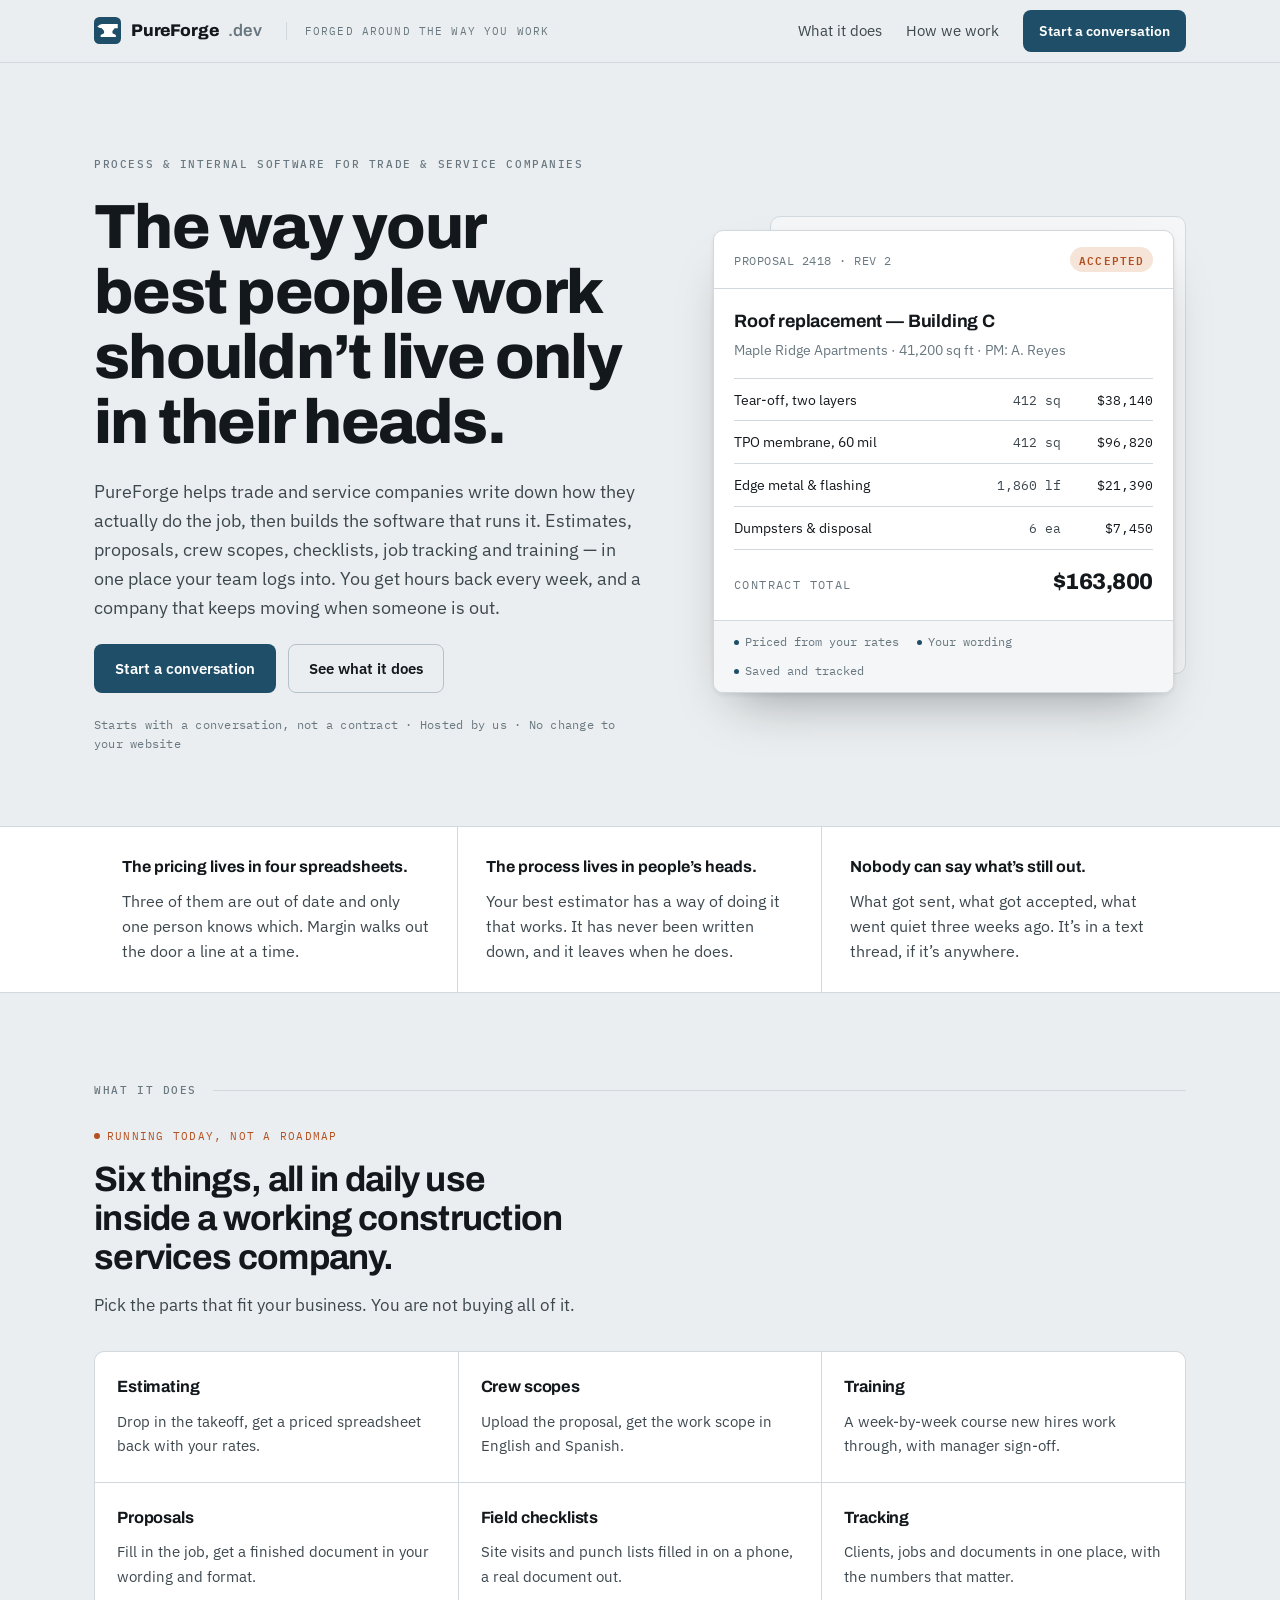
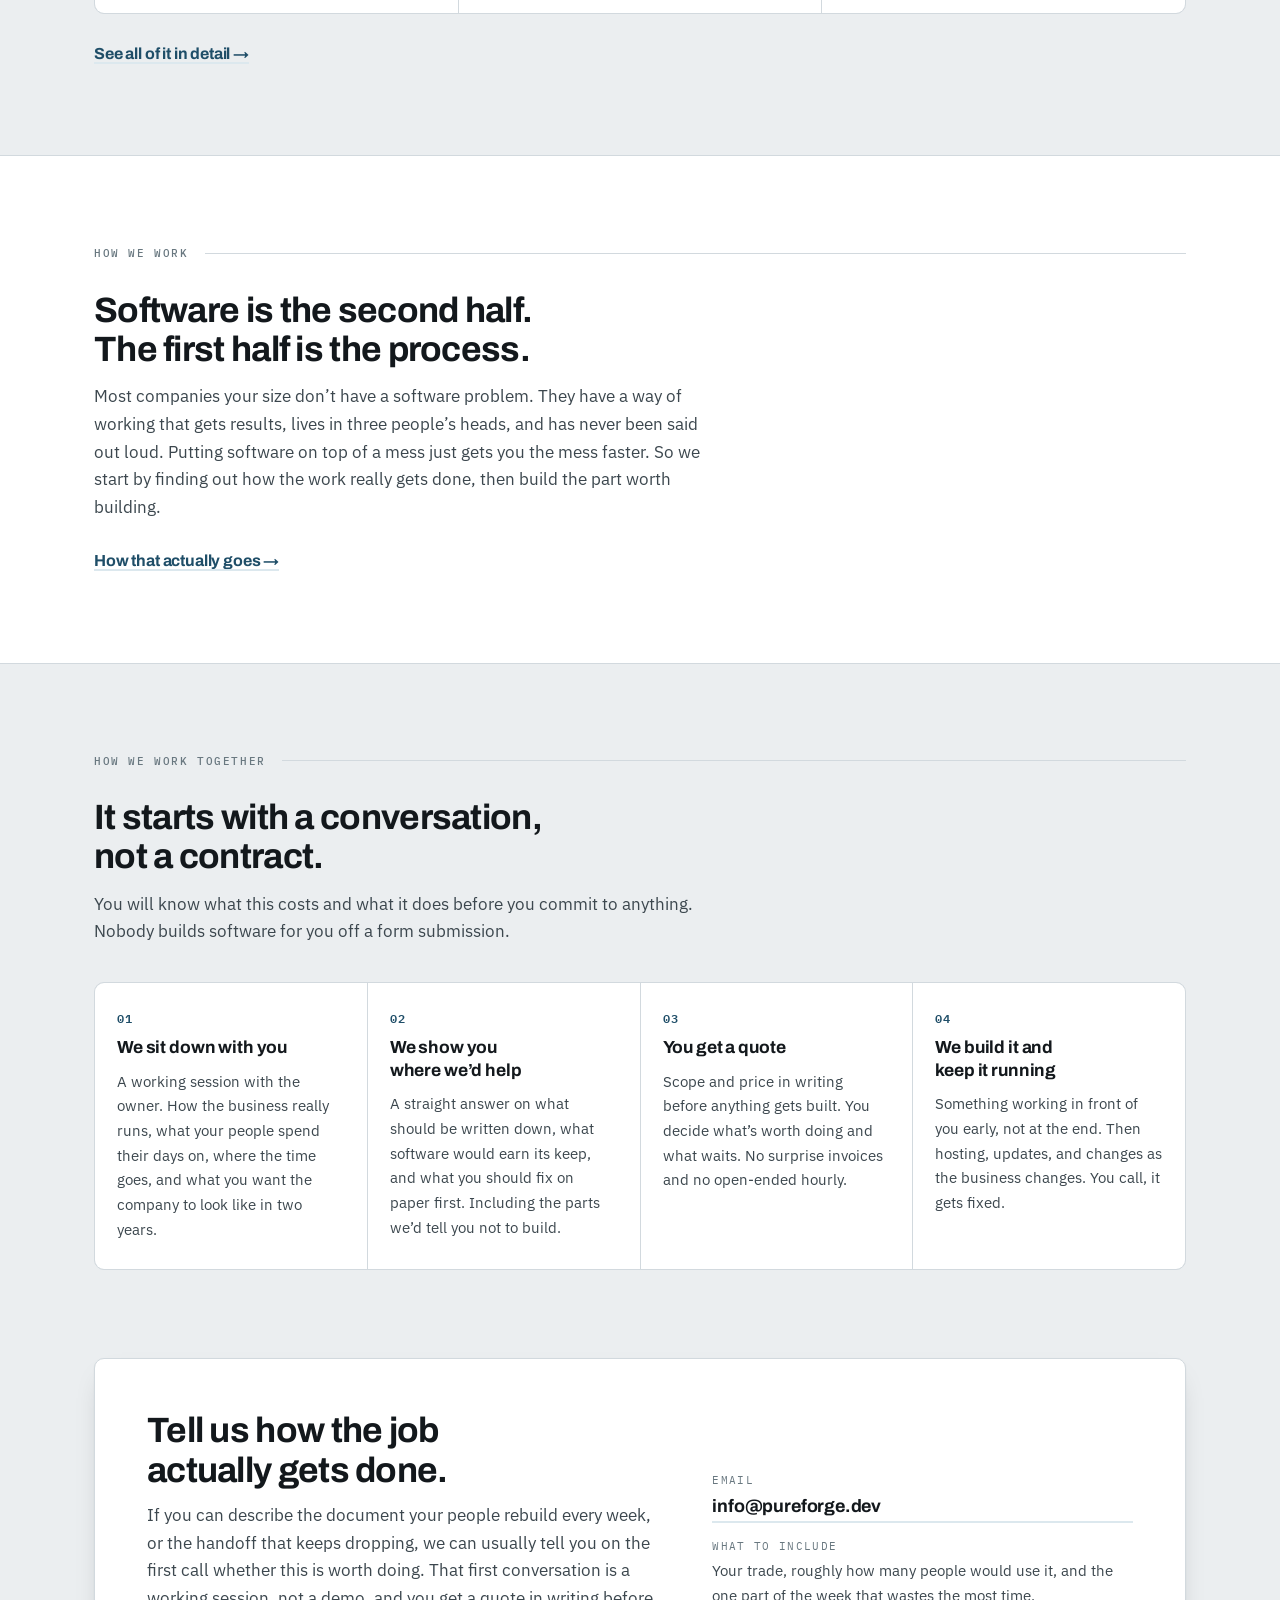
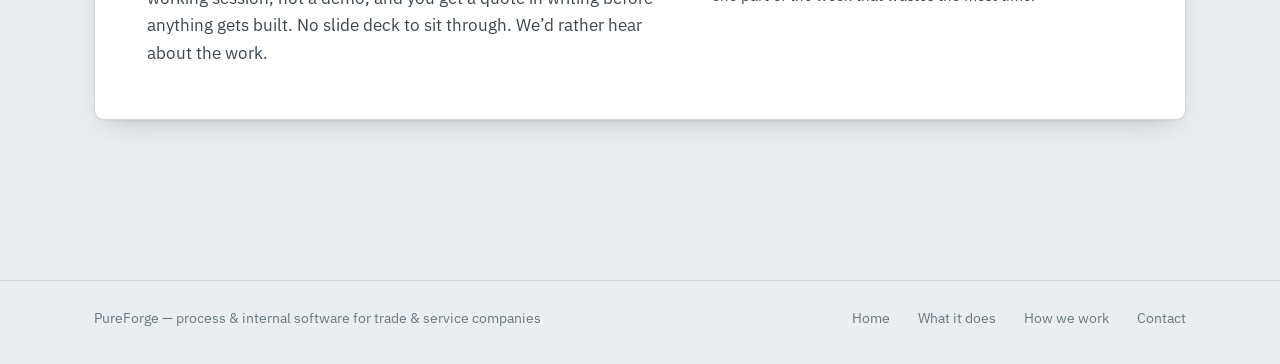
<file: index.html>
<!doctype html>
<html lang="en">
<head>
<meta charset="utf-8">
<meta name="viewport" content="width=device-width, initial-scale=1">
<title>PureForge</title>
<meta name="description" content="PureForge helps growing trade and service companies write down how they work, then builds the software to run it: estimating, proposals, crew scopes in two languages, checklists, job tracking and training.">
<meta property="og:title" content="PureForge">
<meta property="og:description" content="Estimating, proposals, crew scopes in English and Spanish, checklists, job tracking and training. One place your team logs into.">
<meta property="og:type" content="website">
<meta property="og:url" content="https://www.pureforge.dev/">
<link rel="icon" href="data:image/svg+xml,%3Csvg xmlns='http://www.w3.org/2000/svg' viewBox='0 0 64 64'%3E%3Crect width='64' height='64' rx='13' fill='%231F4E68'/%3E%3Cg transform='translate(32,32) scale(0.9) translate(-32,-32)'%3E%3Cpath d='M5 22 Q11 15 18 15 L59 15 L59 26 L51 26 L45 33 L45 39 L54 44 L54 49 L14 49 L14 44 L23 39 L23 33 L17 26 Q10 25 5 22 Z' fill='%23ffffff'/%3E%3C/g%3E%3C/svg%3E">
<link rel="preconnect" href="https://fonts.googleapis.com">
<link rel="preconnect" href="https://fonts.gstatic.com" crossorigin>
<link rel="stylesheet" href="https://fonts.googleapis.com/css2?family=Archivo:wght@500;600;700;800&family=IBM+Plex+Mono:wght@400;500;600&family=IBM+Plex+Sans:wght@400;500;600&display=swap">
<link rel="stylesheet" href="styles.css">
</head>
<body>

<header class="site-head">
  <div class="wrap bar">
    <a class="brand" href="index.html"><svg class="mark" viewBox="0 0 64 64" aria-hidden="true"><rect class="plate" width="64" height="64" rx="13"/><g transform="translate(32,32) scale(0.9) translate(-32,-32)"><path class="anvil" d="M5 22 Q11 15 18 15 L59 15 L59 26 L51 26 L45 33 L45 39 L54 44 L54 49 L14 49 L14 44 L23 39 L23 33 L17 26 Q10 25 5 22 Z"/></g></svg>PureForge<span class="dev">.dev</span></a>
    <span class="tagline">Forged around the way you work</span>
    <nav class="nav">
      <a class="hide-sm" href="what-it-does.html">What it does</a>
      <a class="hide-sm" href="how-we-work.html">How we work</a>
      <a class="btn btn-primary btn-sm" href="index.html#contact">Start a conversation</a>
    </nav>
  </div>
</header>

<main id="top">
  <section class="hero">
    <div class="wrap hero-grid">
      <div class="hero-copy">
        <span class="eyebrow">Process &amp; internal software for trade &amp; service companies</span>
        <h1>The way your best people work shouldn&rsquo;t live only in their heads.</h1>
        <p class="lede">PureForge helps trade and service companies write down how they actually do the job, then builds the software that runs it. Estimates, proposals, crew scopes, checklists, job tracking and training &mdash; in one place your team logs into. You get hours back every week, and a company that keeps moving when someone is out.</p>
        <div class="hero-cta">
          <a class="btn btn-primary" href="#contact">Start a conversation</a>
          <a class="btn btn-ghost" href="#build">See what it does</a>
        </div>
        <p class="hero-note">Starts with a conversation, not a contract &middot; Hosted by us &middot; No change to your website</p>
      </div>

      <div class="mock" aria-hidden="true">
        <div class="behind"></div>
        <div class="doc">
          <div class="doc-top">
            <span class="job">PROPOSAL 2418 &middot; REV 2</span>
            <span class="chip">Accepted</span>
          </div>
          <div class="doc-body">
            <p class="doc-title">Roof replacement &mdash; Building C</p>
            <p class="doc-sub">Maple Ridge Apartments &middot; 41,200 sq ft &middot; PM: A. Reyes</p>
            <div class="doc-lines">
              <div class="doc-line"><span>Tear-off, two layers</span><span class="qty">412 sq</span><span class="amt">$38,140</span></div>
              <div class="doc-line"><span>TPO membrane, 60 mil</span><span class="qty">412 sq</span><span class="amt">$96,820</span></div>
              <div class="doc-line"><span>Edge metal &amp; flashing</span><span class="qty">1,860 lf</span><span class="amt">$21,390</span></div>
              <div class="doc-line"><span>Dumpsters &amp; disposal</span><span class="qty">6 ea</span><span class="amt">$7,450</span></div>
            </div>
            <div class="doc-total">
              <span class="lab">Contract total</span>
              <span class="val">$163,800</span>
            </div>
          </div>
          <div class="doc-foot">
            <span><i class="dot"></i>Priced from your rates</span>
            <span><i class="dot"></i>Your wording</span>
            <span><i class="dot"></i>Saved and tracked</span>
          </div>
        </div>
      </div>
    </div>
  </section>

  <div class="band">
    <div class="wrap">
      <div class="band-inner">
        <div class="band-cell">
          <strong>The pricing lives in four spreadsheets.</strong>
          <p>Three of them are out of date and only one person knows which. Margin walks out the door a line at a time.</p>
        </div>
        <div class="band-cell">
          <strong>The process lives in people&rsquo;s heads.</strong>
          <p>Your best estimator has a way of doing it that works. It has never been written down, and it leaves when he does.</p>
        </div>
        <div class="band-cell">
          <strong>Nobody can say what&rsquo;s still out.</strong>
          <p>What got sent, what got accepted, what went quiet three weeks ago. It&rsquo;s in a text thread, if it&rsquo;s anywhere.</p>
        </div>
      </div>
    </div>
  </div>

  <section class="sec" id="build">
    <div class="wrap">
      <div class="rule-head"><span class="eyebrow">What it does</span><span class="line"></span></div>
      <div class="sec-intro">
        <span class="live-flag"><i></i>Running today, not a roadmap</span>
        <h2>Six things, all in daily use inside a working construction services company.</h2>
        <p>Pick the parts that fit your business. You are not buying all of it.</p>
      </div>

      <div class="brief-grid">
        <div class="brief"><span class="t">Estimating</span><p>Drop in the takeoff, get a priced spreadsheet back with your rates.</p></div>
        <div class="brief"><span class="t">Crew scopes</span><p>Upload the proposal, get the work scope in English and Spanish.</p></div>
        <div class="brief"><span class="t">Training</span><p>A week-by-week course new hires work through, with manager sign-off.</p></div>
        <div class="brief"><span class="t">Proposals</span><p>Fill in the job, get a finished document in your wording and format.</p></div>
        <div class="brief"><span class="t">Field checklists</span><p>Site visits and punch lists filled in on a phone, a real document out.</p></div>
        <div class="brief"><span class="t">Tracking</span><p>Clients, jobs and documents in one place, with the numbers that matter.</p></div>
      </div>

      <p class="more"><a href="what-it-does.html">See all of it in detail &rarr;</a></p>
    </div>
  </section>

  <section class="sec" id="process" style="background:var(--surface);border-block:1px solid var(--line)">
    <div class="wrap">
      <div class="rule-head"><span class="eyebrow">How we work</span><span class="line"></span></div>
      <div class="sec-intro">
        <h2>Software is the second half. The first half is the process.</h2>
        <p>Most companies your size don&rsquo;t have a software problem. They have a way of working that gets results, lives in three people&rsquo;s heads, and has never been said out loud. Putting software on top of a mess just gets you the mess faster. So we start by finding out how the work really gets done, then build the part worth building.</p>
      </div>
      <p class="more"><a href="how-we-work.html">How that actually goes &rarr;</a></p>
    </div>
  </section>

  <section class="sec" id="how">
    <div class="wrap">
      <div class="rule-head"><span class="eyebrow">How we work together</span><span class="line"></span></div>
      <div class="sec-intro">
        <h2>It starts with a conversation, not a contract.</h2>
        <p>You will know what this costs and what it does before you commit to anything. Nobody builds software for you off a form submission.</p>
      </div>
      <div class="steps">
        <div class="step">
          <span class="n">01</span>
          <h3>We sit down with you</h3>
          <p>A working session with the owner. How the business really runs, what your people spend their days on, where the time goes, and what you want the company to look like in two years.</p>
        </div>
        <div class="step">
          <span class="n">02</span>
          <h3>We show you where we&rsquo;d help</h3>
          <p>A straight answer on what should be written down, what software would earn its keep, and what you should fix on paper first. Including the parts we&rsquo;d tell you not to build.</p>
        </div>
        <div class="step">
          <span class="n">03</span>
          <h3>You get a quote</h3>
          <p>Scope and price in writing before anything gets built. You decide what&rsquo;s worth doing and what waits. No surprise invoices and no open-ended hourly.</p>
        </div>
        <div class="step">
          <span class="n">04</span>
          <h3>We build it and keep it running</h3>
          <p>Something working in front of you early, not at the end. Then hosting, updates, and changes as the business changes. You call, it gets fixed.</p>
        </div>
      </div>
    </div>
  </section>

  <section class="sec" id="contact" style="padding-top:0">
    <div class="wrap">
      <div class="cta-panel">
        <div>
          <h2>Tell us how the job actually gets done.</h2>
          <p>If you can describe the document your people rebuild every week, or the handoff that keeps dropping, we can usually tell you on the first call whether this is worth doing. That first conversation is a working session, not a demo, and you get a quote in writing before anything gets built. No slide deck to sit through. We&rsquo;d rather hear about the work.</p>
        </div>
        <div class="contact-list">
          <div class="contact-row">
            <span class="lab">Email</span>
            <a href="mailto:info@pureforge.dev?subject=PureForge%20inquiry">info@pureforge.dev</a>
          </div>
          <div class="contact-row">
            <span class="lab">What to include</span>
            <p style="font-size:.95rem;color:var(--ink-2)">Your trade, roughly how many people would use it, and the one part of the week that wastes the most time.</p>
          </div>
        </div>
      </div>
    </div>
  </section>

</main>

<footer class="site-foot">
  <div class="wrap foot-bar">
    <span>PureForge &mdash; process &amp; internal software for trade &amp; service companies</span>
    <span class="spacer"></span>
    <a href="index.html">Home</a>
    <a href="what-it-does.html">What it does</a>
    <a href="how-we-work.html">How we work</a>
    <a href="mailto:info@pureforge.dev">Contact</a>
  </div>
</footer>

</body>
</html>
</file>
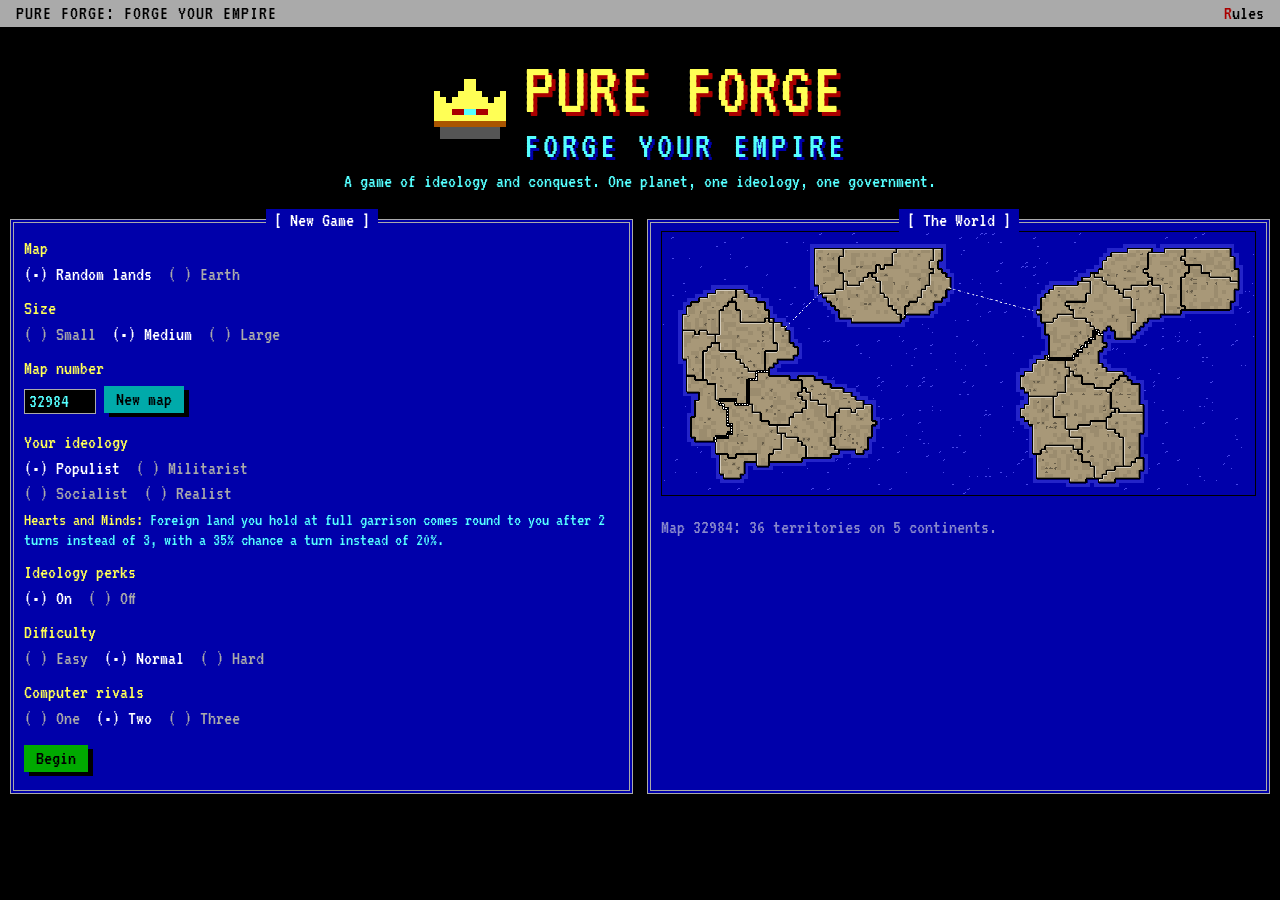
<file: empire/index.html>
<!doctype html>
<html lang="en">
<head>
<meta charset="utf-8">
<meta name="viewport" content="width=device-width, initial-scale=1">
<meta name="robots" content="noindex, nofollow">
<title>Pure Forge: Forge Your Empire</title>
<link rel="preconnect" href="https://fonts.googleapis.com">
<link rel="preconnect" href="https://fonts.gstatic.com" crossorigin>
<link href="https://fonts.googleapis.com/css2?family=VT323&display=swap" rel="stylesheet">
<style>
/* Pure Forge: Forge Your Empire — EGA palette, Turbo Vision manners. Nothing here is shared with the PureForge site. */
:root{
  --black:#000000; --blue:#0000AA; --green:#00AA00; --cyan:#00AAAA; --red:#AA0000;
  --brown:#AA5500; --gray:#AAAAAA; --dgray:#555555; --lblue:#5555FF; --lgreen:#55FF55;
  --lcyan:#55FFFF; --lred:#FF5555; --yellow:#FFFF55; --white:#FFFFFF;
}
*{box-sizing:border-box}
html,body{margin:0;background:var(--black);color:var(--gray)}
body{font-family:'VT323',ui-monospace,'Courier New',monospace;font-size:20px;line-height:1.15;min-height:100vh}
button{font:inherit;cursor:pointer}
[hidden]{display:none !important}

.menubar,.statusbar{background:var(--gray);color:var(--black);display:flex;flex-wrap:wrap;gap:0;align-items:center;padding:0 6px}
.menubar button,.statusbar span{background:none;border:0;color:var(--black);padding:2px 10px}
.menubar button:hover,.menubar button:focus-visible{background:var(--green);outline:none}
.hk{color:var(--red)}
.menubar .grow{flex:1}
.menubar .title{padding:2px 10px;letter-spacing:1px}

.desk{max-width:1280px;margin:0 auto;padding:10px}
#scr-game .desk{max-width:none}
.win{background:var(--blue);color:var(--gray);border:4px double var(--gray);padding:8px 10px 10px;position:relative;margin-top:12px}
.win>h2{position:absolute;top:-14px;left:50%;transform:translateX(-50%);margin:0;font-size:20px;font-weight:normal;
  background:var(--blue);color:var(--white);padding:0 8px;white-space:nowrap}
.win.gray{background:var(--gray);color:var(--black);border-color:var(--black)}
.win.gray>h2{background:var(--gray);color:var(--black)}

.btn{background:var(--green);color:var(--black);border:0;padding:2px 12px;box-shadow:5px 4px 0 var(--black);margin:4px 8px 8px 0}
.btn:hover,.btn:focus-visible{color:var(--white);outline:none}
.btn:active{transform:translate(5px,4px);box-shadow:none}
/* when pressed the button shifts down-right; this invisible margin keeps it under the pointer so the click still lands */
.btn{position:relative}
.btn::before{content:'';position:absolute;top:-5px;left:-6px;right:0;bottom:0}
.btn:disabled,.btn.off{background:var(--dgray);color:var(--gray);box-shadow:none;cursor:default;transform:none}
.btn.alt{background:var(--cyan)}
.btn.warn{background:var(--red);color:var(--white)}

/* title screen */
.logo{display:flex;align-items:center;justify-content:center;gap:18px;margin:18px 0 6px}
.logo svg{width:72px;height:60px;image-rendering:pixelated}
.logo h1 small{display:block;font-size:.5em;color:var(--lcyan);text-shadow:3px 3px 0 var(--blue);margin-top:6px;letter-spacing:4px}
.logo h1{margin:0;font-size:clamp(40px,7vw,76px);font-weight:normal;color:var(--yellow);text-shadow:4px 4px 0 var(--red);letter-spacing:2px;line-height:.9}
.tag{text-align:center;color:var(--lcyan);margin:4px 0 14px}
.setup{display:grid;grid-template-columns:minmax(0,1fr) minmax(0,1fr);gap:14px}
.opts .row{margin:6px 0 10px}
.opts .lbl{color:var(--yellow);display:block;margin-bottom:2px}
.opt{background:none;border:0;color:var(--gray);padding:1px 8px 1px 0}
.opt[aria-pressed="true"]{color:var(--white)}
.opt:hover,.opt:focus-visible{color:var(--lcyan);outline:none}
.seedrow{display:flex;gap:8px;align-items:center}
.seedrow input{font:inherit;width:9ch;background:var(--black);color:var(--lcyan);border:1px solid var(--gray);padding:0 4px}
.preview canvas{width:100%;display:block;image-rendering:pixelated;border:1px solid var(--black)}
.note{color:var(--dgray)}
.win .note{color:#8888CC}
.center{text-align:center}

/* game screen. The map stays at the readable size (1271px of canvas, the old
   140% view). The column widens up to that, and the panels sit on the right,
   so the whole map fits without a sideways scroll. */
.game{display:flex;align-items:flex-start;gap:12px}
.game>div:first-child{width:min(1291px, calc(100% - 332px));flex:0 1 auto;min-width:0}
.side{width:320px;flex:0 0 320px;margin-left:auto}
.mapwin{padding:6px}
.mapbox{position:relative}
#map{width:100%;height:auto;display:block;image-rendering:pixelated;cursor:crosshair;touch-action:manipulation}
.side .win{margin-top:16px}
.side .win:first-child{margin-top:12px}
.kv{display:flex;justify-content:space-between;gap:8px}
.kv b{font-weight:normal;color:var(--white)}
.phase{color:var(--yellow);font-size:24px}
.hint{color:var(--lcyan);min-height:2.3em}
.sw{display:inline-block;width:12px;height:12px;border:1px solid var(--black);vertical-align:-1px;margin-right:6px}
table{border-collapse:collapse;width:100%;font-size:18px}
td.inc{white-space:normal !important;max-width:none !important}
td:first-child{white-space:nowrap;overflow:hidden;text-overflow:ellipsis;max-width:170px}
td{padding:0 2px}
td.n{text-align:right;color:var(--white)}
tr.dead td{color:var(--dgray);text-decoration:line-through}
tr.me td:first-child::after{content:" *";color:var(--white)}
.dice{display:flex;gap:6px;align-items:center;flex-wrap:wrap;min-height:30px}
.die{display:inline-block;width:24px;height:24px;line-height:24px;text-align:center;background:var(--white);color:var(--black);border:1px solid var(--black)}
.die.d{background:var(--gray)}
.die.lost{background:var(--red);color:var(--white)}
.log{height:7.2em;overflow-y:auto;padding-right:4px}
.log p{margin:0}
.log .sys{color:var(--yellow)}
.log .bad{color:var(--lred)}
.log .good{color:var(--lgreen)}
.legend{font-size:18px;color:var(--gray)}
.risk{color:var(--lred);font-size:18px}
.perkline{font-size:18px;color:var(--lcyan);margin-top:4px;min-height:2.3em}
.perkline b{font-weight:normal;color:var(--yellow)}

.tip{position:absolute;z-index:3;pointer-events:none;background:var(--gray);color:var(--black);border:2px solid var(--black);
  box-shadow:5px 5px 0 rgba(0,0,0,.75);font-size:18px;line-height:1.1;min-width:190px;white-space:nowrap}
.tip .tt{background:var(--blue);color:var(--white);padding:1px 8px}
.tip .tr{display:flex;justify-content:space-between;gap:14px;padding:0 8px}
.tip .tr:last-child{padding-bottom:3px}
.tip .warn{color:var(--red);padding:0 8px 3px}
.tip .ok{color:var(--green)}
.tip .sw{width:11px;height:11px}
.risk b,.report b{font-weight:normal;color:var(--white)}
.report{border-color:var(--yellow)}
.report p{margin:0 0 3px;font-size:18px}
.report .bad{color:var(--lred)} .report .good{color:var(--lgreen)} .report .sys{color:var(--yellow)}
.legend .inv{background:var(--black);color:var(--yellow);padding:0 3px}
.legend .nrm{background:var(--yellow);color:var(--black);padding:0 3px}

/* dialogs */
.veil{position:fixed;inset:0;background:rgba(0,0,0,.55);display:flex;align-items:center;justify-content:center;z-index:10;padding:16px}
.dlg{max-width:560px;width:100%;max-height:90vh;overflow:auto;box-shadow:10px 10px 0 var(--black);padding-top:28px}
.dlg>h2{top:4px}
.dlg p{margin:6px 0}
.dlg.wide{max-width:660px}
#history{width:100%;display:block;border:2px solid var(--black);margin-top:6px}
.hread{font-size:18px;min-height:1.2em}
.ostats{font-size:18px;margin:4px 0 8px}
.ostats td{padding:1px 6px;white-space:nowrap}
.ostats td:first-child{max-width:none;overflow:visible}
.ostats tr:first-child td{color:var(--dgray)}
.ostats td.n{color:var(--black)}
.scene{max-width:620px}
.scene canvas{width:100%;display:block;image-rendering:pixelated;border:2px solid var(--black)}
.scene-text{font-size:24px;text-align:center;margin:8px 0}
.move-veil{background:rgba(0,0,0,.18);align-items:flex-end}
.split{display:grid;grid-template-columns:1fr auto 1fr;gap:8px;align-items:center;margin:4px 0 6px}
.half{background:var(--blue);color:var(--gray);border:2px solid var(--black);padding:4px 8px;text-align:center}
.half .lbl{color:var(--lcyan);font-size:18px}
.half .nm{color:var(--white)}
.half .big{font-size:44px;line-height:1;color:var(--yellow)}
.half .need{font-size:18px;min-height:1.2em}
.half .need.ok{color:var(--lgreen)} .half .need.bad{color:var(--lred)}
.split .arrow{display:flex;flex-direction:column;align-items:center}
.split .arrow .btn{margin:4px 6px 8px 0;min-width:44px}
.mvnote{font-size:18px;color:var(--dgray);text-align:center}
.intro{max-width:980px}
#intro{width:100%;display:block;image-rendering:pixelated;border:2px solid var(--black);background:#000}
.intro-text{font-size:26px;color:var(--white);text-align:center;min-height:1.3em;margin:10px 0 2px}
.intro-sub{font-size:20px;color:var(--lcyan);text-align:center;min-height:2.4em;margin:0 0 6px}
.count{font-size:40px;color:var(--black);text-align:center;margin:6px 0}
.rules h3{color:var(--yellow);font-weight:normal;margin:10px 0 2px;font-size:22px}
.rules p,.rules li{margin:2px 0}
.rules ul{margin:2px 0 6px;padding-left:22px}

@media (max-width:860px){
  .game{flex-direction:column}
  .game>div:first-child,.side{width:auto;flex:1 1 auto;margin-left:0}
  .setup{grid-template-columns:1fr}
  .statusbar{display:none}
}
</style>
</head>
<body>

<!-- ================= TITLE / SETUP ================= -->
<section id="scr-title">
  <div class="menubar"><span class="title">PURE FORGE: FORGE YOUR EMPIRE</span><span class="grow"></span><button data-act="rules"><span class="hk">R</span>ules</button></div>
  <div class="desk">
    <div class="logo">
      <svg viewBox="0 0 12 10" aria-hidden="true" shape-rendering="crispEdges">
        <rect x="0" y="2" width="1" height="1" fill="#FFFF55"/><rect x="11" y="2" width="1" height="1" fill="#FFFF55"/>
        <rect x="5" y="0" width="2" height="1" fill="#FFFF55"/>
        <rect x="0" y="3" width="2" height="4" fill="#FFFF55"/><rect x="10" y="3" width="2" height="4" fill="#FFFF55"/>
        <rect x="2" y="4" width="8" height="3" fill="#FFFF55"/><rect x="4" y="2" width="4" height="2" fill="#FFFF55"/>
        <rect x="3" y="3" width="1" height="1" fill="#FFFF55"/><rect x="8" y="3" width="1" height="1" fill="#FFFF55"/>
        <rect x="5" y="1" width="2" height="1" fill="#FFFF55"/>
        <rect x="3" y="5" width="2" height="1" fill="#AA0000"/><rect x="7" y="5" width="2" height="1" fill="#AA0000"/><rect x="5" y="5" width="2" height="1" fill="#55FFFF"/>
        <rect x="0" y="7" width="12" height="1" fill="#AA5500"/><rect x="1" y="8" width="10" height="2" fill="#555555"/>
      </svg>
      <h1>PURE FORGE<small>FORGE YOUR EMPIRE</small></h1>
    </div>
    <p class="tag">A game of ideology and conquest. One planet, one ideology, one government.</p>

    <div class="setup">
      <div class="win opts">
        <h2>[ New Game ]</h2>
        <div class="row"><span class="lbl">Map</span>
          <button class="opt" data-k="mapType" data-v="random">Random lands</button>
          <button class="opt" data-k="mapType" data-v="world">Earth</button>
        </div>
        <div class="row" id="row-size"><span class="lbl">Size</span>
          <button class="opt" data-k="size" data-v="small">Small</button>
          <button class="opt" data-k="size" data-v="medium">Medium</button>
          <button class="opt" data-k="size" data-v="large">Large</button>
        </div>
        <div class="row" id="row-seed"><span class="lbl">Map number</span>
          <div class="seedrow"><input id="seed" inputmode="numeric" maxlength="6" aria-label="Map number"><button class="btn alt" data-act="reroll">New map</button></div>
        </div>
        <div class="row"><span class="lbl">Your ideology</span>
          <button class="opt" data-k="ideo" data-v="0">Populist</button>
          <button class="opt" data-k="ideo" data-v="1">Militarist</button><br>
          <button class="opt" data-k="ideo" data-v="2">Socialist</button>
          <button class="opt" data-k="ideo" data-v="3">Realist</button>
          <div class="perkline" id="perk-line"></div>
        </div>
        <div class="row"><span class="lbl">Ideology perks</span>
          <button class="opt" data-k="perks" data-v="true">On</button>
          <button class="opt" data-k="perks" data-v="false">Off</button>
        </div>
        <div class="row"><span class="lbl">Difficulty</span>
          <button class="opt" data-k="diff" data-v="easy">Easy</button>
          <button class="opt" data-k="diff" data-v="normal">Normal</button>
          <button class="opt" data-k="diff" data-v="hard">Hard</button>
        </div>
        <div class="row"><span class="lbl">Computer rivals</span>
          <button class="opt" data-k="rivals" data-v="1">One</button>
          <button class="opt" data-k="rivals" data-v="2">Two</button>
          <button class="opt" data-k="rivals" data-v="3">Three</button>
        </div>
        <div>
          <button class="btn" data-act="begin">Begin</button>
          <button class="btn alt" data-act="continue" id="btn-continue" hidden>Continue saved game</button>
        </div>
      </div>
      <div class="win preview">
        <h2>[ The World ]</h2>
        <canvas id="preview" width="864" height="384"></canvas>
        <p class="note" id="preview-note"></p>
      </div>
    </div>
  </div>
</section>

<!-- ================= GAME ================= -->
<section id="scr-game" hidden>
  <div class="menubar">
    <button data-act="menu"><span class="hk">G</span>ame</button>
    <button data-act="view" id="btn-view"><span class="hk">V</span>iew: Owners</button>
    <button data-act="sound" id="btn-sound"><span class="hk">S</span>ound: On</button>
    <button data-act="speed" id="btn-speed">Spee<span class="hk">d</span>: Normal</button>
    <button data-act="scenes" id="btn-scenes">S<span class="hk">c</span>enes: On</button>
    <button data-act="rules"><span class="hk">R</span>ules</button>
    <span class="grow"></span><span class="title">PURE FORGE: FORGE YOUR EMPIRE</span>
  </div>
  <div class="desk">
    <div class="game">
      <div>
        <div class="win mapwin"><h2 id="map-title">[ World Map ]</h2><div class="mapbox"><canvas id="map" width="864" height="402"></canvas><div class="tip" id="tip" hidden></div></div></div>
        <div class="win"><h2>[ Dispatches ]</h2><div class="log" id="log" aria-live="polite"></div></div>
      </div>
      <div class="side">
        <div class="win"><h2 id="turn-title">[ Turn 1 ]</h2>
          <div id="who"></div>
          <div class="phase" id="phase"></div>
          <div class="hint" id="hint"></div>
          <div class="risk" id="risk"></div>
          <div id="actions"></div>
        </div>
        <div class="win" id="battle-win" hidden><h2>[ Battle ]</h2>
          <div id="battle-head"></div>
          <div class="dice" id="dice"></div>
          <div id="battle-res"></div>
        </div>
        <div class="win"><h2>[ Territory ]</h2><div id="info"><span class="note">Point at a territory.</span></div></div>
        <div class="win"><h2>[ Empires ]</h2><table id="empires"></table></div>
        <div class="win"><h2>[ Continents ]</h2><table id="conts"></table>
          <p class="legend">Yours / total, and the bonus for holding all of it.</p>
          <p class="legend"><span class="nrm">7</span> armies &nbsp; <span class="inv">7</span> too thin, may revolt</p></div>
      </div>
    </div>
  </div>
  <div class="statusbar"><span><span class="hk">E</span> End phase</span><span><span class="hk">Esc</span> Cancel</span><span><span class="hk">V</span> View</span><span><span class="hk">Shift</span>+click Place 5</span><span><span class="hk">U</span> Undo</span><span><span class="hk">B</span> Blitz their battle</span></div>
</section>

<!-- ================= DIALOGS ================= -->
<div class="veil move-veil" id="dlg-move" hidden>
  <div class="win gray dlg"><h2 id="move-title">[ Move Armies ]</h2>
    <p id="move-text"></p>
    <div class="split">
      <div class="half"><div class="lbl">Stays in</div><div class="nm" id="mv-from-name"></div><div class="big" id="mv-stay"></div><div class="need" id="mv-stay-need"></div></div>
      <div class="arrow">
        <button class="btn alt" data-mv="+1" title="Move one more (→)">►</button>
        <button class="btn alt" data-mv="-1" title="Move one fewer (←)">◄</button>
      </div>
      <div class="half"><div class="lbl">Ends up in</div><div class="nm" id="mv-to-name"></div><div class="big" id="mv-go"></div><div class="need" id="mv-go-need"></div></div>
    </div>
    <div class="center"><button class="btn alt" data-mv="min" title="Fewest that still holds the territory you're moving into">Fewest safe</button><button class="btn alt" data-mv="even">Even</button><button class="btn alt" data-mv="max" title="Most you can move while the territory you're leaving still holds">Most safe</button></div>
    <p class="mvnote" id="move-note"></p>
    <div class="center"><button class="btn" data-mv="ok">Done</button><button class="btn warn" data-mv="cancel" id="move-cancel">Cancel</button></div>
  </div>
</div>

<div class="veil" id="dlg-menu" hidden>
  <div class="win gray dlg"><h2>[ Game ]</h2>
    <p>The game saves itself at the start of each of your turns.</p>
    <div><button class="btn" data-act="close">Back to the war</button></div>
    <div><button class="btn alt" data-act="quit">Quit to title</button></div>
    <div><button class="btn warn" data-act="surrender" id="btn-surrender">Surrender</button></div>
  </div>
</div>

<div class="veil" id="dlg-surrender" hidden>
  <div class="win gray dlg"><h2>[ Surrender ]</h2>
    <p>Lay down your arms? Your territories go over to your rivals, each to the empire its people believe in, and your empire is gone for good.</p>
    <p>You can still watch the war play out to the end.</p>
    <div class="center"><button class="btn warn" data-act="surrender-yes">Surrender</button><button class="btn" data-act="close">Keep fighting</button></div>
  </div>
</div>

<div class="veil" id="dlg-over" hidden>
  <div class="win gray dlg wide"><h2>[ History Is Written ]</h2>
    <p class="count" id="over-head"></p>
    <p id="over-text"></p>
    <canvas id="history" width="560" height="240" aria-label="Territories held by each empire, round by round"></canvas>
    <p class="hread" id="history-read"></p>
    <table class="ostats" id="over-stats"></table>
    <div class="center"><button class="btn alt" data-act="watch" id="btn-watch" hidden>Watch the war go on</button><button class="btn" data-act="quit">New game</button></div>
  </div>
</div>

<section id="scr-intro" hidden>
  <div class="desk intro">
    <div class="win"><h2 id="intro-title">[ The World Divides ]</h2>
      <canvas id="intro" width="320" height="180"></canvas>
      <p class="intro-text" id="intro-line"></p>
      <p class="intro-sub" id="intro-sub"></p>
      <div class="center"><button class="btn" data-act="intro-go" id="intro-go">To war</button> <span class="note">any key skips</span></div>
    </div>
  </div>
</section>

<div class="veil" id="dlg-scene" hidden>
  <div class="win gray dlg scene"><h2 id="scene-title">[ Battle ]</h2>
    <canvas id="scene" width="240" height="100"></canvas>
    <p class="scene-text" id="scene-text"></p>
    <div class="center"><button class="btn" data-act="scene-skip">Continue</button></div>
  </div>
</div>

<div class="veil" id="dlg-rules" hidden>
  <div class="win dlg rules"><h2>[ Rules ]</h2>
    <h3>The goal</h3>
    <p>Take every territory on the map, or be the last empire standing.</p>
    <h3>Ideology</h3>
    <p>Every empire follows one ideology: Populist, Militarist, Socialist or Realist. Every territory leans toward one of the ideologies in play. Switch the map to <b>View: Ideology</b> to see which way each one leans.</p>
    <ul>
      <li>A territory that shares your ideology needs only <b>1</b> army to hold.</li>
      <li>One that doesn't needs <b>3</b>. Its number shows inverted on the map when it's below that.</li>
      <li><b>Revolts</b> are checked when each empire ends its turn. Every territory it holds with too few armies may rise up: 35% with 1 army, 25% with 2. It goes over to the empire it believes in, with <b>5</b> fresh armies.</li>
      <li>When you attack a territory that shares your ideology, tied dice go to you. Its people are on your side.</li>
      <li><b>Loyal lands pay.</b> Every three territories you hold that share your ideology add one army to your income.</li>
      <li><b>Winning hearts.</b> Hold a foreign territory at its full garrison of 3 for 3 turns in a row and it may come round: a 20% chance at the end of each of your turns after that. Once it does, it leans your way for good (until someone else wins it over), needs only 1 army, and counts as loyal. Let the garrison slip and the count starts over.</li>
    </ul>
    <h3>Opening</h3>
    <p>Before the first turn, every empire places 9 extra armies, 3 at a time, taking turns. Watch where your rivals build up before you commit the rest.</p>
    <h3>Each turn</h3>
    <ul>
      <li><b>Undo.</b> Changed your mind about where you put armies? Undo (or U) takes back placements, one at a time, right up until your first battle of the turn. In the opening, you can undo until the last army of each batch is placed.</li>
      <li><b>Deploy.</b> You get one army for every three territories (never fewer than three), one more for every three loyal territories, plus a bonus for each whole continent you hold. Click your territories to place them. Shift-click places five.</li>
      <li><b>Attack.</b> Click one of your territories with two or more armies, then a neighbour. Lines across the water are sea routes and count as neighbours. Roll once, or Blitz to fight it out.</li>
      <li><b>Redeploy.</b> One move of armies, then your turn ends. You can always move next door. You can also move further, along a chain of your own territories, as long as every territory in between is <b>heartland</b>: yours, with no foreign neighbours at all. Armies can't slip along a border.</li>
    </ul>
    <h3>Ideology perks</h3>
    <ul>
      <li><b>Populist, Hearts and Minds:</b> wins foreign land over after 2 turns instead of 3, at 35% a turn instead of 20%.</li>
      <li><b>Militarist, Drilled Troops:</b> when attacking, a tie between the two highest dice goes to you.</li>
      <li><b>Socialist, Collective Farms:</b> +1 army for every 2 loyal territories instead of every 3.</li>
      <li><b>Realist, Pragmatists:</b> foreign land needs only 2 armies to hold instead of 3.</li>
    </ul>
    <p>Perks can be turned off on the New Game screen. Point at an empire's name in the Empires panel to see its perk.</p>
    <h3>When an empire falls</h3>
    <p>Its people don't disappear. They turn to the strongest empire that isn't the one that destroyed them, and their land now leans that way. That land can revolt against the conqueror, but a fallen empire never comes back.</p>
    <h3>The leader</h3>
    <p>When one empire holds more than a third of the map and is well ahead of the next, the others stop fighting each other and turn on it. The Empires panel marks it as the target. That includes you. An empire down to its last three territories is still fair game for anyone.</p>
    <h3>Difficulty</h3>
    <p><b>Easy:</b> the computer takes bad fights, wanders, and sometimes forgets its garrisons. <b>Normal:</b> it plays straight. <b>Hard:</b> it picks its fights, plans for continents, guards the borders you threaten, turns on you sooner when you lead, and gets 1 extra army a turn.</p>
    <h3>Battles</h3>
    <p>The attacker rolls up to three dice (one fewer than the armies in the attacking territory), the defender up to two. Highest dice are matched; each loss removes one army. Ties go to the defender, except under the ideology rule above.</p>
    <div class="center"><button class="btn" data-act="close">Got it</button></div>
  </div>
</div>

<script>
'use strict';
(function(){

/* ======================================================================
   CONSTANTS
   ====================================================================== */
const W = 144, H = 64, N = W * H, TS = 6;
const EGA = {black:'#000000',blue:'#0000AA',green:'#00AA00',cyan:'#00AAAA',red:'#AA0000',magenta:'#AA00AA',brown:'#AA5500',
  gray:'#AAAAAA',dgray:'#555555',lblue:'#5555FF',lgreen:'#55FF55',lcyan:'#55FFFF',lred:'#FF5555',lmagenta:'#FF55FF',yellow:'#FFFF55',white:'#FFFFFF'};
const IDEOS = [
  {name:'Populist',   bloc:'Populist League',  light:EGA.yellow, dark:EGA.brown},
  {name:'Militarist', bloc:'Militarist Junta', light:EGA.lred,   dark:EGA.red},
  {name:'Socialist',  bloc:'Socialist Union',  light:EGA.lgreen, dark:EGA.green},
  {name:'Realist',    bloc:'Realist Pact',     light:EGA.lcyan,  dark:EGA.cyan},
];
const HOLD_SAME = 1, HOLD_OTHER = 3, REVOLT_ARMIES = 5;
// Opening deployment: before turn 1, everyone places this many armies in batches, taking turns,
// so you can see where your rivals are building up before you commit the rest.
const OPENING_POOL = 9, OPENING_BATCH = 3;
// chance a thin territory revolts at the end of its owner's turn, by how many armies it is short
const REVOLT_BY_SHORTFALL = {1:0.25, 2:0.35};
// loyal lands: territories that share your ideology add income
const LOYAL_PER_ARMY = 3;
// rivals gang up on an empire holding this share of the map and this far ahead of the next
const LEADER_SHARE = 0.35, LEADER_MARGIN = 1.3;
const CLUMPING = 6;     // how strongly neighbours share an ideology: higher = bigger solid blocs
const FINISH_OFF_AT = 3;
// Difficulty: mostly how well the computer plays; only Hard gets extra armies.
const LEVELS = {
  easy:   {name:'Easy',   minOdds:0,  stopScore:0.6, keepGoing:true,  pickWorst:0.30, contW:0.3, mainShare:1.0,  forgetGarrison:0.35, threatW:0,   share:0.45, margin:1.5,  shareVsYou:0.45, marginVsYou:1.5,  bonus:0},
  normal: {name:'Normal', minOdds:1,  stopScore:1.2, keepGoing:false, pickWorst:0,    contW:1,   mainShare:0.75, forgetGarrison:0,    threatW:1,   share:0.35, margin:1.3,  shareVsYou:0.35, marginVsYou:1.3,  bonus:0},
  hard:   {name:'Hard',   minOdds:2,  stopScore:0.9, keepGoing:false, pickWorst:0,    contW:1.7, mainShare:0.6,  forgetGarrison:0,    threatW:1.6, share:0.35, margin:1.3,  shareVsYou:0.28, marginVsYou:1.15, bonus:1},
};
// a computer empire's level; the human's own auto-place always uses Normal judgement
function lvl(pid){ if(G.players[pid]&&G.players[pid].human) return LEVELS.normal;
  const d=(G.opts.diffs&&G.opts.diffs[pid])||G.opts.diff||'normal'; return LEVELS[d]||LEVELS.normal; }
function gameLevel(){ return LEVELS[G.opts.diff||'normal']||LEVELS.normal; } // an empire down to this many territories gets finished off, coalition or not            // +1 army for every 3 loyal territories
// winning hearts: foreign land held at full garrison slowly comes round to its owner
const CONVERT_AFTER = 3, CONVERT_CHANCE = 0.20;
// Ideology perks: one trait each, each bending a different rule of the game.
// Tuned by playing hundreds of computer-only games until every ideology wins about as often.
const PERKS = [
  {key:'populist',   name:'Hearts and Minds', short:'Wins foreign land over faster',
   desc:'Foreign land you hold at full garrison comes round to you after 2 turns instead of 3, with a 35% chance a turn instead of 20%.',
   convertAfter:2, convertChance:0.35},
  {key:'militarist', name:'Drilled Troops',  short:'Wins a tie on its highest die',
   desc:'When you attack, if your highest die ties the defender\'s highest, you win that pair.',
   attackTies:true}, // shockCount:N would limit this to the first N attacks each turn
  {key:'socialist',  name:'Collective Farms', short:'More income from loyal land',
   desc:'Every 2 loyal territories add an army to your income, instead of every 3.',
   loyalPer:2},
  {key:'realist',    name:'Pragmatists',      short:'Holds foreign land with fewer armies',
   desc:'Foreign land needs only 2 armies to hold, instead of 3.',
   holdOther:2},
];
const NO_PERK = {};
function perk(p){ return p&&p.hasPerk?PERKS[p.ideo]:NO_PERK; }
const LEGEND_H = 18; // legend strip under the map, in canvas pixels
const SAVE_KEY = 'fye-save-v1', PREF_KEY = 'fye-prefs-v1';

/* Earth land mask, 144 x 64, run-length encoded. Rasterized from Natural Earth (public domain). */
const WORLD_RLE = '[base64]';

/* Earth territories: name, latitude, longitude, continent. Rough on purpose. */
const WORLD_SEEDS = [
  ['Alaska',64,-152,'North America'],['Northwest Territory',65,-112,'North America'],['Western Canada',54,-120,'North America'],
  ['Eastern Canada',51,-75,'North America'],['Greenland',73,-40,'North America'],['Western States',40,-115,'North America'],
  ['Central States',39,-97,'North America'],['Eastern States',36,-81,'North America'],['Mexico',23,-103,'North America'],
  ['Central America',15,-88,'North America'],
  ['Venezuela',6,-66,'South America'],['Peru',-9,-75,'South America'],['Brazil',-11,-48,'South America'],['Argentina',-34,-65,'South America'],
  ['Iceland',65,-18,'Europe'],['Britain',54,-2,'Europe'],['Scandinavia',63,16,'Europe'],['Iberia',40,-4,'Europe'],['France',46,2,'Europe'],
  ['Germany',51,11,'Europe'],['Italy',43,13,'Europe'],['Poland',52,21,'Europe'],['Balkans',43,22,'Europe'],['Ukraine',49,32,'Europe'],
  ['Muscovy',57,40,'Europe'],
  ['Maghreb',30,2,'Africa'],['Egypt',26,30,'Africa'],['West Africa',11,-6,'Africa'],['Sahel',16,18,'Africa'],['East Africa',5,38,'Africa'],
  ['Congo',-3,22,'Africa'],['Southern Africa',-26,25,'Africa'],['Madagascar',-19,46,'Africa'],
  ['Turkey',39,34,'Asia'],['Levant',32,40,'Asia'],['Arabia',22,46,'Asia'],['Persia',32,56,'Asia'],['Kazakhstan',47,68,'Asia'],
  ['West Siberia',61,74,'Asia'],['Central Siberia',64,105,'Asia'],['Far East',63,140,'Asia'],['Mongolia',46,102,'Asia'],
  ['Tibet',35,86,'Asia'],['China',31,112,'Asia'],['Manchuria',46,127,'Asia'],['Japan',37,138,'Asia'],['India',21,79,'Asia'],
  ['Indochina',15,102,'Asia'],['Indonesia',-2,112,'Asia'],['Philippines',12,123,'Asia'],
  ['Western Australia',-25,122,'Oceania'],['Eastern Australia',-26,145,'Oceania'],['New Guinea',-5,142,'Oceania'],['New Zealand',-42,172,'Oceania'],
];
const WORLD_EXTRA_LAND = [
  [33,131],[34,133],[35,136],[36,138],[38,140],[40,141],[42,142],[43,144],        // Japan
  [-46,168],[-44,171],[-42,173],[-40,175],[-38,176],                              // New Zealand
  [7,125],[9,124],[11,123],[13,122],[15,121],[17,121],                            // Philippines
];
const WORLD_LINKS = [
  ['Alaska','Far East'],['Greenland','Northwest Territory'],['Greenland','Eastern Canada'],['Greenland','Iceland'],['Iceland','Britain'],
  ['Iceland','Scandinavia'],['Britain','France'],['Britain','Scandinavia'],['Central America','Venezuela'],['Brazil','West Africa'],
  ['Iberia','Maghreb'],['Italy','Maghreb'],['Arabia','East Africa'],['Madagascar','Southern Africa'],['Madagascar','East Africa'],
  ['Japan','Far East'],['Japan','Manchuria'],['Philippines','China'],['Philippines','Indochina'],['Philippines','Indonesia'],
  ['Indonesia','Indochina'],['Indonesia','New Guinea'],['Indonesia','Western Australia'],['New Guinea','Eastern Australia'],
  ['New Zealand','Eastern Australia'],['Egypt','Levant'],['Turkey','Balkans'],['Eastern States','Central America'],
];

/* ======================================================================
   RANDOM + SMALL HELPERS
   ====================================================================== */
function mulberry32(a){return function(){a|=0;a=a+0x6D2B79F5|0;let t=Math.imul(a^a>>>15,1|a);t=t+Math.imul(t^t>>>7,61|t)^t;return((t^t>>>14)>>>0)/4294967296;};}
const clamp = (v,a,b) => Math.max(a, Math.min(b, v));
const XY = i => [i % W, (i / W) | 0];
function shuffle(arr, rng){for(let i=arr.length-1;i>0;i--){const j=Math.floor(rng()*(i+1));[arr[i],arr[j]]=[arr[j],arr[i]];}return arr;}
function n4(i){const x=i%W,y=(i/W)|0,o=[];if(x>0)o.push(i-1);if(x<W-1)o.push(i+1);if(y>0)o.push(i-W);if(y<H-1)o.push(i+W);return o;}
function n8(i){const x=i%W,y=(i/W)|0,o=[];for(let dy=-1;dy<=1;dy++)for(let dx=-1;dx<=1;dx++){if(!dx&&!dy)continue;const nx=x+dx,ny=y+dy;if(nx<0||ny<0||nx>=W||ny>=H)continue;o.push([ny*W+nx,(dx&&dy)?1.414:1]);}return o;}
function heapPush(h,d,i){h.push([d,i]);let k=h.length-1;while(k>0){const p=(k-1)>>1;if(h[p][0]<=h[k][0])break;[h[p],h[k]]=[h[k],h[p]];k=p;}}
function heapPop(h){const top=h[0],last=h.pop();if(h.length){h[0]=last;let k=0;for(;;){const l=2*k+1,r=l+1;let m=k;if(l<h.length&&h[l][0]<h[m][0])m=l;if(r<h.length&&h[r][0]<h[m][0])m=r;if(m===k)break;[h[m],h[k]]=[h[k],h[m]];k=m;}}return top;}

function components(land){ // land: Uint8Array -> comp id per tile (-1 water), list of tile arrays
  const comp=new Int32Array(N).fill(-1), list=[];
  for(let i=0;i<N;i++){ if(!land[i]||comp[i]>=0) continue;
    const id=list.length, tiles=[i]; comp[i]=id;
    for(let k=0;k<tiles.length;k++) for(const j of n4(tiles[k])) if(land[j]&&comp[j]<0){comp[j]=id;tiles.push(j);}
    list.push(tiles);
  }
  return {comp,list};
}

/* ======================================================================
   MAP BUILDING
   ====================================================================== */
const HAND_DRAWN=new Set();
function decodeWorld(){
  const land=new Uint8Array(N); let p=0;
  WORLD_RLE.replace(/(\d+)([Lw])/g,(_,n,c)=>{n=+n;for(let k=0;k<n;k++)land[p++]=c==='L'?1:0;return '';});
  for(let i=0;i<W*2;i++) land[i]=0; // the high Arctic is all slivers at this scale
  // islands too thin for the grid get drawn in by hand
  for(const [lat,lon] of WORLD_EXTRA_LAND){ const x=Math.round((lon+180)/2.5-0.5), y=Math.round((84-lat)/2.21875-0.5); land[y*W+x]=1; HAND_DRAWN.add(y*W+x); }
  return land;
}

// Grow territories outward from seeds over land, with a little noise so borders wander like old maps.
function growTerritories(land, seeds, rng){
  const owner=new Int16Array(N).fill(-1), dist=new Float32Array(N).fill(Infinity), rough=new Float32Array(N);
  for(let i=0;i<N;i++) rough[i]=0.88+rng()*0.24;
  const h=[];
  seeds.forEach((s,k)=>{dist[s]=0;owner[s]=k;heapPush(h,0,s);});
  while(h.length){
    const [d,i]=heapPop(h); if(d>dist[i]) continue;
    for(const [j,c] of n8(i)){ if(!land[j]) continue;
      const nd=d+c*rough[j]; if(nd<dist[j]){dist[j]=nd;owner[j]=owner[i];heapPush(h,nd,j);} }
  }
  // land no seed could reach (an island with no territory of its own) joins the nearest territory
  const seedXY=seeds.map(XY);
  for(let i=0;i<N;i++){ if(!land[i]||owner[i]>=0) continue;
    const [x,y]=XY(i); let best=-1,bd=Infinity;
    seedXY.forEach(([sx,sy],k)=>{const dd=(sx-x)**2+(sy-y)**2; if(dd<bd){bd=dd;best=k;}});
    owner[i]=best;
  }
  tidyBorders(land,owner,seeds);
  return owner;
}
// A tile surrounded by its neighbour joins that neighbour; a piece of a territory cut off from
// its home by another territory joins whoever surrounds it. Islands are left alone.
function tidyBorders(land,owner,seeds){
  const seedSet=new Set(seeds);
  for(let pass=0;pass<2;pass++){
    for(let i=0;i<N;i++){ if(!land[i]||seedSet.has(i)) continue;
      const cnt=new Map(); for(const [j] of n8(i)) if(land[j]) cnt.set(owner[j],(cnt.get(owner[j])||0)+1);
      const mine=cnt.get(owner[i])||0; let best=owner[i],bc=0; for(const [k,v] of cnt) if(v>bc){bc=v;best=k;}
      if(mine<=1&&bc>=4) owner[i]=best; }
  }
  const seen=new Uint8Array(N);
  for(let i=0;i<N;i++){ if(!land[i]||seen[i]) continue;
    const k=owner[i], part=[i]; seen[i]=1;
    for(let q=0;q<part.length;q++) for(const [j] of n8(part[q])) if(land[j]&&!seen[j]&&owner[j]===k){ seen[j]=1; part.push(j); }
    if(part.includes(seeds[k])) continue;
    const cnt=new Map(); for(const t of part) for(const j of n4(t)) if(land[j]&&owner[j]!==k) cnt.set(owner[j],(cnt.get(owner[j])||0)+1);
    if(!cnt.size) continue; // a separate island: keep it
    let best=k,bc=0; for(const [o,v] of cnt) if(v>bc){bc=v;best=o;}
    for(const t of part) owner[t]=best;
  }
}

function nearestLand(land,x,y){
  x=clamp(Math.round(x),0,W-1); y=clamp(Math.round(y),0,H-1);
  if(land[y*W+x]) return y*W+x;
  for(let r=1;r<20;r++) for(let dy=-r;dy<=r;dy++) for(let dx=-r;dx<=r;dx++){
    if(Math.max(Math.abs(dx),Math.abs(dy))!==r) continue;
    const nx=x+dx,ny=y+dy; if(nx<0||ny<0||nx>=W||ny>=H) continue;
    if(land[ny*W+nx]) return ny*W+nx;
  }
  return -1;
}

function smoothCoast(land,keep){
  for(let pass=0;pass<2;pass++){
    const next=land.slice();
    for(let i=0;i<N;i++){ if(keep&&keep.has(i)) continue;
      let n=0; for(const [j] of n8(i)) n+=land[j];
      if(land[i]&&n<=1) next[i]=0;        // a lone spur sticking out to sea
      else if(!land[i]&&n>=6) next[i]=1;  // a one-tile bite out of the coast
    }
    land.set(next);
  }
}
function buildWorld(rng){
  const land=decodeWorld();
  smoothCoast(land,HAND_DRAWN);
  const seeds=[], used=new Set();
  for(const [name,lat,lon] of WORLD_SEEDS){
    const x=(lon+180)/2.5-0.5, y=(84-lat)/2.21875-0.5;
    let s=nearestLand(land,x,y);
    if(used.has(s)){ for(const j of n4(s)) if(land[j]&&!used.has(j)){s=j;break;} }
    used.add(s); seeds.push(s);
  }
  // drop specks of land that hold no territory, so the map isn't littered with one-tile islands
  const {list}=components(land), seedSet=new Set(seeds);
  for(const tiles of list) if(tiles.length<10 && !tiles.some(t=>seedSet.has(t)||HAND_DRAWN.has(t))) for(const t of tiles) land[t]=0;
  const water=new Uint8Array(N); for(let i=0;i<N;i++) water[i]=land[i]?0:1;
  for(const t of components(water).list) if(t.length<5) for(const i of t) land[i]=1; // tiny lakes
  const tiles=growTerritories(land,seeds,rng);
  const contNames=[...new Set(WORLD_SEEDS.map(s=>s[3]))];
  const terrs=WORLD_SEEDS.map((s,k)=>({id:k,name:s[0],cont:contNames.indexOf(s[3])}));
  const map={kind:'world',tiles,terrs,conts:contNames.map(n=>({name:n})),links:[]};
  finishMap(map, WORLD_LINKS);
  return map;
}

// Value noise, a few octaves
function makeNoise(rng){
  const octs=[[16,.5],[8,.3],[4,.2]].map(([cell,amp])=>{
    const gw=Math.ceil(W/cell)+2, gh=Math.ceil(H/cell)+2, g=new Float32Array(gw*gh);
    for(let i=0;i<g.length;i++) g[i]=rng();
    return {cell,amp,gw,g};
  });
  const sm=t=>t*t*(3-2*t);
  return (x,y)=>{ let v=0;
    for(const o of octs){ const fx=x/o.cell, fy=y/o.cell, x0=Math.floor(fx), y0=Math.floor(fy), tx=sm(fx-x0), ty=sm(fy-y0);
      const a=o.g[y0*o.gw+x0], b=o.g[y0*o.gw+x0+1], c=o.g[(y0+1)*o.gw+x0], d=o.g[(y0+1)*o.gw+x0+1];
      v+=o.amp*((a*(1-tx)+b*tx)*(1-ty)+(c*(1-tx)+d*tx)*ty); }
    return v; };
}

const SYL_A=['Ar','Bel','Cor','Dun','El','Fal','Gor','Hal','Ist','Kar','Lor','Mar','Nor','Os','Pel','Ros','Sar','Tal','Ur','Val','Wes','Yar','Zan','Bran','Cal','Dor','Esk','Fen','Gal','Hav','Jor','Kel','Lun','Mor','Ner','Ord','Prax','Rhun','Sel','Tor','Vel','Wyr','Ash','Bor','Cren','Drav','Ember','Grim'];
const SYL_B=['ia','ova','mark','land','stan','heim','gard','dor','ania','ora','wick','mere','istan','ovia','ar','burg','enne','holm','ath','ura','esse','avia','ost','ran'];
const CONT_A=['Iron','Amber','Ashen','Cobalt','Ember','Granite','Copper','Salt','Thorn','Frost','Golden','Black','Red','Pale'];
const CONT_B=['Reach','Expanse','Isles','Highlands','Coast','Plains','Marches','Shore','Wilds','Steppe'];

function buildRandom(rng,size){
  const T={small:24,medium:36,large:48}[size]||36;
  const noise=makeNoise(rng);
  // a few big blobs make continents; noise roughs the coasts
  const nb=3+Math.floor(rng()*3), blobs=[];
  for(let k=0;k<nb;k++){
    let best=null,bd=-1;
    for(let t=0;t<40;t++){ const c={x:14+rng()*(W-28), y:9+rng()*(H-18)};
      const d=blobs.length?Math.min(...blobs.map(b=>Math.hypot((b.x-c.x)/2,b.y-c.y))):1;
      if(d>bd){bd=d;best=c;} }
    best.rx=12+rng()*14; best.ry=7+rng()*7; blobs.push(best);
  }
  const hgt=new Float32Array(N);
  for(let i=0;i<N;i++){ const [x,y]=XY(i);
    let v=0; for(const b of blobs) v=Math.max(v,Math.exp(-(((x-b.x)/b.rx)**2+((y-b.y)/b.ry)**2)));
    v+= (noise(x,y)-0.5)*0.95;
    const e=Math.min(x,W-1-x,(y)*1.6,(H-1-y)*1.6); v-=Math.max(0,1-e/6)*1.2;
    hgt[i]=v; }
  const sorted=Array.from(hgt).sort((a,b)=>a-b), thr=sorted[Math.floor(N*(1-0.36))];
  const land=new Uint8Array(N); for(let i=0;i<N;i++) land[i]=hgt[i]>thr?1:0;
  // remove tiny islands, fill small lakes
  let cc=components(land); for(const t of cc.list) if(t.length<14) for(const i of t) land[i]=0;
  const water=new Uint8Array(N); for(let i=0;i<N;i++) water[i]=land[i]?0:1;
  const wc=components(water);
  for(const t of wc.list){ const edge=t.some(i=>{const[x,y]=XY(i);return x===0||y===0||x===W-1||y===H-1;}); if(!edge&&t.length<30) for(const i of t) land[i]=1; }
  cc=components(land);
  const total=cc.list.reduce((s,t)=>s+t.length,0);
  // place seeds on each landmass, spread out
  const seeds=[];
  for(const tiles of cc.list){
    const n=Math.max(1,Math.round(T*tiles.length/total)), mine=[];
    mine.push(tiles[Math.floor(rng()*tiles.length)]);
    while(mine.length<n){
      let best=-1,bd=-1;
      for(let t=0;t<260;t++){ const c=tiles[Math.floor(rng()*tiles.length)], [cx,cy]=XY(c);
        let d=Infinity; for(const s of mine){const[sx,sy]=XY(s); d=Math.min(d,(sx-cx)**2+((sy-cy)*1.15)**2);}
        if(d>bd){bd=d;best=c;} }
      mine.push(best);
    }
    seeds.push(...mine);
  }
  const tilesOwner=growTerritories(land,seeds,rng);
  const names=new Set(), terrs=seeds.map((s,k)=>{
    let nm; do{ nm=SYL_A[Math.floor(rng()*SYL_A.length)]+SYL_B[Math.floor(rng()*SYL_B.length)]; }while(names.has(nm));
    names.add(nm); return {id:k,name:nm,cont:-1}; });
  const map={kind:'random',tiles:tilesOwner,terrs,conts:[],links:[]};
  computeAdjacency(map);
  // continents: each landmass is split into regions by growing outward from spread-out territories
  const terrComp=terrs.map(t=>cc.comp[seeds[t.id]]);
  const C=clamp(Math.round(T/7),3,7), contNames=new Set();
  let contId=0;
  cc.list.forEach((tiles,ci)=>{
    const members=terrs.filter(t=>terrComp[t.id]===ci).map(t=>t.id);
    if(!members.length) return;
    const k=clamp(Math.round(C*members.length/terrs.length),1,Math.max(1,Math.floor(members.length/3)));
    const starts=[members[Math.floor(rng()*members.length)]];
    while(starts.length<k){ let best=-1,bd=-1;
      for(const m of members){ if(starts.includes(m)) continue; const[mx,my]=map.terrs[m].label;
        const d=Math.min(...starts.map(s=>{const[sx,sy]=map.terrs[s].label;return (sx-mx)**2+(sy-my)**2;}));
        if(d>bd){bd=d;best=m;} }
      starts.push(best); }
    const regions=starts.map(s=>[s]); starts.forEach((s,r)=>terrs[s].cont=contId+r);
    let grew=true;
    while(grew){ grew=false;
      regions.sort((a,b)=>a.length-b.length);
      for(const reg of regions){
        const cid=terrs[reg[0]].cont;
        const cand=reg.flatMap(t=>map.adjLand[t]).find(n=>terrs[n].cont===-1&&terrComp[n]===ci);
        if(cand!==undefined){ terrs[cand].cont=cid; reg.push(cand); grew=true; break; }
      }
    }
    for(let r=0;r<k;r++){ let nm; do{ nm='The '+CONT_A[Math.floor(rng()*CONT_A.length)]+' '+CONT_B[Math.floor(rng()*CONT_B.length)]; }while(contNames.has(nm));
      contNames.add(nm); map.conts.push({name:nm}); }
    contId+=k;
  });
  for(const t of terrs) if(t.cont<0) t.cont=0; // safety net
  finishMap(map, []);
  return map;
}

function computeAdjacency(map){
  const T=map.terrs.length, tl=map.tiles;
  const adj=map.terrs.map(()=>new Set()), sum=map.terrs.map(()=>[0,0,0]);
  for(let i=0;i<N;i++){ const a=tl[i]; if(a<0) continue; const [x,y]=XY(i); sum[a][0]+=x; sum[a][1]+=y; sum[a][2]++;
    for(const j of n4(i)){ const b=tl[j]; if(b>=0&&b!==a) adj[a].add(b); } }
  map.adjLand=adj.map(s=>[...s]);
  // label spot: the interior tile nearest the centre of the territory
  map.terrs.forEach((t,k)=>{
    const cx=sum[k][0]/Math.max(1,sum[k][2]), cy=sum[k][1]/Math.max(1,sum[k][2]);
    let best=-1,bd=Infinity;
    for(let i=0;i<N;i++){ if(tl[i]!==k) continue; const [x,y]=XY(i);
      const interior=n4(i).every(j=>tl[j]===k)&&x>1&&x<W-2;
      const d=(x-cx)**2+(y-cy)**2-(interior?6:0); if(d<bd){bd=d;best=i;} }
    t.label=XY(best===-1?0:best); t.size=sum[k][2];
  });
}

function finishMap(map, namedLinks){
  if(!map.adjLand) computeAdjacency(map);
  const T=map.terrs.length, tl=map.tiles;
  const adj=map.adjLand.map(a=>new Set(a));
  const linkKey=(a,b)=>a<b?a+'-'+b:b+'-'+a, linkSeen=new Set();
  function addLink(a,b,ai,bi){ if(a===b||adj[a].has(b)) return; // already neighbours
    adj[a].add(b); adj[b].add(a); linkSeen.add(linkKey(a,b));
    const [ax,ay]=XY(ai),[bx,by]=XY(bi); map.links.push({a,b,ax,ay,bx,by}); }
  const coast=[]; for(let i=0;i<N;i++) if(tl[i]>=0&&n4(i).some(j=>tl[j]<0)) coast.push(i);
  const cxy=coast.map(XY);
  // short hops across narrow water
  const bestPair=new Map();
  for(let p=0;p<coast.length;p++) for(let q=p+1;q<coast.length;q++){
    const a=tl[coast[p]], b=tl[coast[q]]; if(a===b) continue;
    const dx=cxy[p][0]-cxy[q][0], dy=cxy[p][1]-cxy[q][1], d=dx*dx+dy*dy; if(d>9) continue;
    if(map.adjLand[a].includes(b)) continue;
    const k=linkKey(a,b), cur=bestPair.get(k); if(!cur||d<cur[0]) bestPair.set(k,[d,coast[p],coast[q]]);
  }
  for(const [,v] of bestPair) addLink(tl[v[1]],tl[v[2]],v[1],v[2]);
  // named sea routes (Earth)
  const byName=new Map(map.terrs.map(t=>[t.name,t.id]));
  for(const [na,nb] of namedLinks){ const a=byName.get(na), b=byName.get(nb); if(a===undefined||b===undefined) continue;
    if(adj[a].has(b)) continue;
    let bd=Infinity,pa=-1,pb=-1;
    for(let p=0;p<coast.length;p++){ if(tl[coast[p]]!==a) continue;
      for(let q=0;q<coast.length;q++){ if(tl[coast[q]]!==b) continue;
        let dx=Math.abs(cxy[p][0]-cxy[q][0]); const dy=cxy[p][1]-cxy[q][1], d=dx*dx+dy*dy; if(d<bd){bd=d;pa=coast[p];pb=coast[q];} } }
    if(pa>=0) addLink(a,b,pa,pb); }
  // make sure everything is reachable: join separate groups at their closest shores
  for(let guard=0;guard<50;guard++){
    const grp=new Int32Array(T).fill(-1); let g=0;
    for(let s=0;s<T;s++){ if(grp[s]>=0) continue; const st=[s]; grp[s]=g; while(st.length){const u=st.pop(); for(const v of adj[u]) if(grp[v]<0){grp[v]=g;st.push(v);}} g++; }
    if(g<=1) break;
    let bd=Infinity,pa=-1,pb=-1;
    for(let p=0;p<coast.length;p++){ if(grp[tl[coast[p]]]!==0) continue;
      for(let q=0;q<coast.length;q++){ if(grp[tl[coast[q]]]===0) continue;
        const dx=cxy[p][0]-cxy[q][0], dy=cxy[p][1]-cxy[q][1], d=dx*dx+dy*dy; if(d<bd){bd=d;pa=coast[p];pb=coast[q];} } }
    addLink(tl[pa],tl[pb],pa,pb);
  }
  map.terrs.forEach((t,k)=>t.adj=[...adj[k]].sort((a,b)=>a-b));
  // a lone island isn't a continent; it joins whatever it is linked to
  if(map.kind==='random'){
    for(let pass=0;pass<3;pass++) map.conts.forEach((c,ci)=>{
      const members=map.terrs.filter(t=>t.cont===ci); if(members.length!==1) return;
      const nb=members[0].adj.map(n=>map.terrs[n]).find(n=>n.cont!==ci); if(nb) members[0].cont=nb.cont; });
  }
  // continent bonuses: bigger and harder to hold pays more
  map.conts.forEach((c,ci)=>{ c.terrs=map.terrs.filter(t=>t.cont===ci).map(t=>t.id);
    const border=c.terrs.filter(id=>map.terrs[id].adj.some(n=>map.terrs[n].cont!==ci)).length;
    c.bonus=Math.max(1,Math.round(c.terrs.length*0.4+border*0.4)); });
  map.conts=map.conts.filter(c=>c.terrs.length);
  map.terrs.forEach(t=>{ t.cont=map.conts.findIndex(c=>c.terrs.includes(t.id)); });
  delete map.adjLand;
}

function buildMap(opts){
  const rng=mulberry32(opts.seed*7919+(opts.mapType==='world'?1:0));
  return opts.mapType==='world' ? buildWorld(rng) : buildRandom(rng,opts.size);
}

/* ======================================================================
   GAME STATE + RULES
   ====================================================================== */
let G=null;           // the game
const UI={rush:-1,placed:null,sel:-1,target:-1,hover:-1,view:'owner',sound:true,speed:'normal',busy:false,lastBattle:null,scenes:true,sceneQueue:[]};

function newGame(opts){
  const map=buildMap(opts);
  const rng=mulberry32((opts.seed*31+Date.now())>>>0);
  const ideos=opts.forceIdeos?opts.forceIdeos.slice():[opts.ideo]; // forceIdeos: test harness only
  if(!opts.forceIdeos) for(const k of shuffle([0,1,2,3].filter(i=>i!==opts.ideo),rng)) if(ideos.length<=opts.rivals) ideos.push(k);
  const players=ideos.map((ideo,k)=>({id:k,ideo,human:k===0&&!opts.allAI,name:IDEOS[ideo].bloc,alive:true,opening:true,hasPerk:opts.perks!==false}));
  // every territory leans to one of the ideologies in play; neighbours tend to agree
  const P=players.length, terrs=map.terrs;
  // Equal shares: every ideology gets the same number of territories (give or take one).
  const pool=shuffle(terrs.map((t,k)=>ideos[k%P]),rng);
  terrs.forEach((t,k)=>t.ideo=pool[k]);
  // Then let like-minded neighbours drift together by SWAPPING pairs, which never changes the totals.
  const agree=(t,ideo)=>t.adj.reduce((n,j)=>n+(terrs[j].ideo===ideo?1:0),0);
  for(let k=0;k<terrs.length*CLUMPING;k++){
    const a=terrs[Math.floor(rng()*terrs.length)], b=terrs[Math.floor(rng()*terrs.length)];
    if(a===b||a.ideo===b.ideo) continue;
    const before=agree(a,a.ideo)+agree(b,b.ideo);
    [a.ideo,b.ideo]=[b.ideo,a.ideo];
    const after=agree(a,a.ideo)+agree(b,b.ideo);
    if(after<before||(after===before&&rng()<0.5)) [a.ideo,b.ideo]=[b.ideo,a.ideo]; // keep only swaps that clump
  }
  // deal the territories out, garrisoned so nothing revolts on turn one
  const order=shuffle(terrs.map(t=>t.id),rng), start=Math.floor(rng()*P);
  order.forEach((id,k)=>{ const t=terrs[id]; t.owner=(start+k)%P; t.armies=need(t,players[t.owner])+(rng()<0.3?1:0); });
  const g={v:1,opts,map,players,cur:0,round:1,phase:'reinforce',reserve:0,moved:false,log:[],over:false,rngState:(rng()*1e9)>>>0};
  g.history=[players.map(p=>terrs.filter(t=>t.owner===p.id).length)];
  g.stats={conq:players.map(()=>0),rev:players.map(()=>0),battles:0};
  return g;
}
function gameRng(){ const r=mulberry32(G.rngState); G.rngState=(r()*4294967296)>>>0; return r(); }

const T_=id=>G.map.terrs[id];
const P_=id=>G.players[id];
function need(t,p){ p=p||P_(t.owner); return t.ideo===p.ideo?HOLD_SAME:(perk(p).holdOther||HOLD_OTHER); }
function shownArmies(t){ return UI.preview&&UI.preview[t.id]!==undefined?UI.preview[t.id]:t.armies; }
function revoltChance(t,p){ const short=need(t,p)-shownArmies(t); return short<=0?0:REVOLT_BY_SHORTFALL[Math.min(short,2)]; }
// When an empire falls, the people who believed in it don't vanish: they turn to the strongest
// empire that isn't the one that destroyed them ("you beat us, so we join your enemy").
// Their land now leans that way, so it can revolt against the conqueror, but a dead empire never returns.
function orphanPeople(deadId,byId){
  if(!G) return;
  const dead=P_(deadId), alive=G.players.filter(q=>q.alive&&q.id!==byId);
  if(!alive.length) return; // the conqueror is the last one standing: the game is over
  const heir=alive.slice().sort((a,b)=>owned(b.id).length-owned(a.id).length)[0];
  let n=0;
  for(const t of G.map.terrs) if(t.ideo===dead.ideo){ t.ideo=heir.ideo; t.heldTurns=0; n++; }
  if(!n) return;
  const by=byId!=null?P_(byId):null;
  log(`The people of the fallen ${dead.name} turn to the ${heir.name}${by?`, against the ${by.name} who destroyed them`:''}. ${n} ${n===1?'territory':'territories'} now lean ${IDEOS[heir.ideo].name}.`,
    heir.human?'good':(by&&by.human?'bad':'sys'));
  if(G.players.some(q=>q.human)) for(const t of G.map.terrs) if(t.ideo===heir.ideo&&P_(t.owner).human&&t.owner!==heir.id) addEvent({kind:'swayed',t:t.id,by:heir.id});
}
function owned(pid){ return G.map.terrs.filter(t=>t.owner===pid); }
function income(pid){
  const mine=owned(pid), p=P_(pid);
  const land=Math.max(3,Math.floor(mine.length/3));
  const loyalCount=mine.filter(t=>t.ideo===p.ideo).length, loyal=Math.floor(loyalCount/(perk(p).loyalPer||LOYAL_PER_ARMY));
  let conts=0; for(const c of G.map.conts) if(c.terrs.every(id=>T_(id).owner===pid)) conts+=c.bonus;
  const bonus=p.human?0:lvl(pid).bonus;
  return {land,loyal,loyalCount,conts,bonus,total:land+loyal+conts+bonus};
}
function reinforcements(pid){ return income(pid).total; }
function enemyNeighbours(t){ return t.adj.filter(n=>T_(n).owner!==t.owner); }
// Heartland: your territory with no foreign neighbours at all. Armies travel freely through it.
function isHeartland(t){ return t.adj.every(n=>T_(n).owner===t.owner); }
// Every territory of yours that armies from `fromId` can reach this redeploy: next door always,
// and further along any chain whose in-between territories are all heartland.
function redeployReach(fromId){
  const from=T_(fromId), seen=new Set([fromId]), q=[fromId], out=new Set();
  for(let k=0;k<q.length;k++){ const t=T_(q[k]);
    if(t.id!==fromId&&!isHeartland(t)) continue; // a border territory is a destination, not a road
    for(const n of t.adj){ if(seen.has(n)||T_(n).owner!==from.owner) continue; seen.add(n); out.add(n); q.push(n); } }
  return out;
}

function log(msg,cls){ G.log.push([msg,cls||'']); if(G.log.length>200) G.log.shift(); renderLog(); }

function rollBattle(aId,dId){
  const a=T_(aId), d=T_(dId), att=P_(a.owner);
  const na=Math.min(3,a.armies-1), nd=Math.min(2,d.armies);
  const ra=Array.from({length:na},()=>1+Math.floor(gameRng()*6)).sort((x,y)=>y-x);
  const rd=Array.from({length:nd},()=>1+Math.floor(gameRng()*6)).sort((x,y)=>y-x);
  // Shock Assault: only the first territory this empire attacks in a turn
  const pk=perk(att);
  if(pk.attackTies){ G.shockTargets=G.shockTargets||[]; if(!G.shockTargets.includes(dId)&&G.shockTargets.length<(pk.shockCount||Infinity)) G.shockTargets.push(dId); }
  const liberators = d.ideo===att.ideo, drilled = !liberators&&!!pk.attackTies&&(G.shockTargets||[]).includes(dId);
  let la=0, ld=0; const pairs=Math.min(na,nd), lostA=[], lostD=[];
  for(let k=0;k<pairs;k++){
    const win = ra[k]>rd[k] || (ra[k]===rd[k] && (liberators||(drilled&&(k===0||pk.allPairs))));
    if(win){ ld++; lostD.push(k); } else { la++; lostA.push(k); }
  }
  a.armies-=la; d.armies-=ld; if(G.stats) G.stats.battles++;
  const res={aId,dId,ra,rd,la,ld,lostA,lostD,dice:na,liberators,drilled,conquered:false,prevOwner:d.owner};
  if(d.armies<=0){ res.conquered=true; }
  UI.lastBattle=res;
  return res;
}

// After a conquest: ownership flips. Armies are moved by the caller.
function takeOver(res){
  const a=T_(res.aId), d=T_(res.dId), loser=res.prevOwner;
  const cont=G.map.conts[d.cont], wasWhole=cont.terrs.every(id=>T_(id).owner===loser);
  d.owner=a.owner; d.armies=0; d.heldTurns=0;
  if(G.stats){ G.stats.conq[a.owner]++; }
  if(cont.terrs.every(id=>T_(id).owner===a.owner)){
    log(`The ${P_(a.owner).name} now holds all of ${midName(cont.name)}: +${cont.bonus} armies a turn.`, P_(a.owner).human?'good':(P_(loser).human?'bad':'sys'));
    queueScene({kind:'take',cont:d.cont,att:a.owner,def:loser,terr:d.id});
  } else if(wasWhole){
    log(`The ${P_(a.owner).name} breaks into ${midName(cont.name)}. The ${P_(loser).name} loses its +${cont.bonus}.`, P_(a.owner).human?'good':(P_(loser).human?'bad':'sys'));
  }
  if(P_(loser).human){ log(`The ${P_(a.owner).name} takes your ${d.name} (attacking from ${a.name}).`,'bad');
    addEvent({kind:'lost',t:d.id,by:a.owner,from:a.id}); }
  else log(`${P_(a.owner).name} takes ${d.name}.`, P_(a.owner).human?'good':'');
  if(!owned(loser).length){ P_(loser).alive=false; P_(loser).outRound=G.round; log(`The ${P_(loser).name} has been wiped from the map.`,'sys'); orphanPeople(loser,a.owner);
    if(!P_(loser).human) addEvent({kind:'out',p:loser,by:a.owner}); }
  checkWinner();
}
// Things that happen to the human between their turns, shown as a report and as marks on the map
function addEvent(e){
  if(!G.players.some(p=>p.human)) return;
  (G.events=G.events||[]).push(e);
  G.marks=G.marks||{};
  if(e.kind==='lost'||e.kind==='revolt-lost') G.marks[e.t]='lost';
  if(e.kind==='revolt-gained'||e.kind==='converted') G.marks[e.t]='gained';
  if(e.kind==='held') G.marks[e.t]=G.marks[e.t]||'held';
}
function moveArmies(fromId,toId,n){ T_(fromId).armies-=n; T_(toId).armies+=n; }
function suggestMove(aId,dId,min,max){
  const a=T_(aId), d=T_(dId);
  const keepA=need(a);
  const aExposed=enemyNeighbours(a).length>0, dExposed=d.adj.some(n=>T_(n).owner!==a.owner);
  let m;
  if(!dExposed) m=need(d);
  else if(!aExposed) m=a.armies-keepA;
  else m=Math.max(need(d),Math.floor((a.armies-keepA)/2));
  return clamp(m,min,max);
}

function checkWinner(){
  const alive=G.players.filter(p=>p.alive);
  const all=G.map.terrs.every(t=>t.owner===G.map.terrs[0].owner);
  const me=G.players.find(p=>p.human);
  if(alive.length===1||all){ G.over=true; G.winner=all?G.map.terrs[0].owner:alive[0].id; }
  else if(me&&!me.alive&&!G.spectate){ G.over=true; G.humanOut=true; G.winner=alive.slice().sort((a,b)=>owned(b.id).length-owned(a.id).length)[0].id; }
  return G.over;
}

function endTurnRevolts(pid){
  const p=P_(pid);
  for(const t of owned(pid)){
    if(t.armies>=need(t,p)) continue;
    if(gameRng()>=revoltChance(t,p)) continue;
    const to=G.players.find(q=>q.ideo===t.ideo&&q.alive);
    if(!to) continue;
    const had=t.armies, needed=need(t,p);
    t.owner=to.id; t.armies=REVOLT_ARMIES; t.heldTurns=0; if(G.stats) G.stats.rev[to.id]++;
    log(`Revolution in ${t.name}! ${had} ${had===1?'army':'armies'} could not hold it (it needed ${needed}). It declares for the ${to.name}, who get ${REVOLT_ARMIES} armies there.`, p.human?'bad':(to.human?'good':'sys'));
    if(p.human) addEvent({kind:'revolt-lost',t:t.id,to:to.id,had,need:needed});
    if(to.human) addEvent({kind:'revolt-gained',t:t.id,from:pid});
    beep(110,180);
    if(!owned(pid).length){ p.alive=false; p.outRound=G.round; log(`The ${p.name} has collapsed.`,'sys'); orphanPeople(pid,to.id); }
  }
  // foreign land held properly for a while may come round to its owner's ideology
  for(const t of owned(pid)){
    if(t.ideo===p.ideo) continue;
    if(t.armies<need(t,p)){ t.heldTurns=0; continue; }
    t.heldTurns=(t.heldTurns||0)+1;
    if(t.heldTurns<(perk(p).convertAfter||CONVERT_AFTER)||gameRng()>=(perk(p).convertChance||CONVERT_CHANCE)) continue;
    const was=t.ideo; t.ideo=p.ideo; t.heldTurns=0;
    log(`${t.name} has come round. Its people now lean ${IDEOS[p.ideo].name}.`, p.human?'good':(G.players.some(q=>q.human&&q.ideo===was)?'bad':''));
    if(p.human) addEvent({kind:'converted',t:t.id,was});
    else { const lost=G.players.find(q=>q.human&&q.ideo===was); if(lost) addEvent({kind:'swayed',t:t.id,by:pid}); }
  }
  checkWinner();
}

function startTurn(){
  const p=P_(G.cur);
  updateLeader();
  G.phase='reinforce'; G.moved=false; G.undo=[]; G.attacked=false; G.shockTargets=[]; UI.sel=-1; UI.target=-1;
  G.reserve=reinforcements(G.cur); p.opening=false;
  if(p.human){
    G.report={events:G.events||[],before:G.lastHeld,now:owned(G.cur).length}; G.events=[];
    log(`Turn ${G.round}. You have ${G.reserve} armies to deploy.`,'sys'); if(!G.spectate) save(); beepTune([523,659],60); }
  render();
  if(!p.human) runAI();
}
function recordHistory(){ (G.history=G.history||[]).push(G.players.map(p=>owned(p.id).length)); }
function nextPlayer(){
  if(P_(G.cur).human){ G.marks={}; G.report=null; G.lastHeld=owned(G.cur).length; }
  endTurnRevolts(G.cur);
  if(G.over){ finishGame(); return; }
  let n=G.cur;
  do{ n=(n+1)%G.players.length; if(n===0){ G.round++; recordHistory(); } }while(!P_(n).alive);
  G.cur=n;
  startTurn();
}


/* ======================================================================
   OPENING DEPLOYMENT — everyone places a few armies at a time, in turn
   ====================================================================== */
function startSetup(){
  G.phase='setup'; G.setupLeft=G.players.map(()=>OPENING_POOL); G.setupRound=1;
  G.cur=0; G.batch=Math.min(OPENING_BATCH,OPENING_POOL);
  log(`Opening deployment: everyone places ${OPENING_POOL} armies, ${OPENING_BATCH} at a time, taking turns.`,'sys');
  setupTurn();
}
function setupTurn(){
  const p=P_(G.cur); UI.sel=-1; UI.target=-1; G.undo=[];
  G.batch=Math.min(OPENING_BATCH,G.setupLeft[G.cur]);
  if(p.human&&!G.spectate) save();
  render();
  if(!p.human){ UI.busy=true; aiTimer=setTimeout(aiSetupBatch,{normal:500,fast:150,instant:0}[UI.speed]); }
}
function aiSetupBatch(){
  if(!G||G.__dead) return;
  const pid=G.cur, plan=aiPlacement(pid,G.batch);
  for(const [id,k] of plan) T_(id).armies+=k;
  G.setupLeft[pid]-=G.batch;
  const where=plan.map(([id,k])=>`${k} on ${T_(id).name}`).join(', ');
  log(`The ${P_(pid).name} places ${where}.`);
  UI.sel=plan.length?plan[0][0]:-1; UI.target=plan.length>1?plan[1][0]:-1;
  UI.placed=plan.reduce((o,[id,k])=>(o[id]=(o[id]||0)+k,o),{});
  render(); beep(330,40);
  aiTimer=setTimeout(()=>{ UI.placed=null; UI.busy=false; nextSetup(); },{normal:900,fast:250,instant:0}[UI.speed]);
}
function setupPlace(id,k,auto){
  const t=T_(id); k=Math.min(k,G.batch); if(k<=0) return;
  t.armies+=k; G.batch-=k; G.setupLeft[G.cur]-=k; UI.sel=id; beep(880,30);
  if(!auto) (G.undo=G.undo||[]).push([id,k]);
  if(G.batch===0) nextSetup(); else render(); // last army of the batch placed: rivals go next
}
// Take back the last placement. Deploying can be undone until your first battle of the turn;
// an opening batch until you hand over to your rivals.
function canUndo(){
  if(!G||!P_(G.cur).human||UI.busy||!G.undo||!G.undo.length) return false;
  return G.phase==='setup'||G.phase==='reinforce'||(G.phase==='attack'&&!G.attacked);
}
function undoPlace(){
  if(!canUndo()) return;
  const [id,k]=G.undo.pop(); T_(id).armies-=k;
  if(G.phase==='setup'){ G.batch+=k; G.setupLeft[G.cur]+=k; }
  else { G.reserve+=k; if(G.phase==='attack'){ G.phase='reinforce'; UI.target=-1; } }
  UI.sel=G.undo.length?G.undo[G.undo.length-1][0]:-1; beep(220,40); render();
}
function nextSetup(){
  const P=G.players.length;
  if(G.setupLeft.every(v=>v<=0)){
    G.players.forEach(p=>p.opening=false);
    log('The armies are in place. The war begins.','sys');
    G.cur=0; G.round=1; startTurn(); return;
  }
  let n=G.cur; do{ n=(n+1)%P; }while(G.setupLeft[n]<=0||!P_(n).alive);
  if(n<=G.cur) G.setupRound++;
  G.cur=n; setupTurn();
}

/* ======================================================================
   COMPUTER PLAYERS
   ====================================================================== */
function contGain(pid,e){
  const c=G.map.conts[e.cont]; const have=c.terrs.filter(id=>T_(id).owner===pid).length;
  if(have+1===c.terrs.length) return c.bonus*2.5;
  return 2*(have+1)/c.terrs.length;
}
// The empire everyone else should fear: clearly ahead and big enough to win outright.
// Winner takes all, so the rest stop bleeding each other and turn on it.
function leaderOf(){
  const alive=G.players.filter(p=>p.alive); if(alive.length<3) return -1; // two left is a straight duel
  const T=G.map.terrs.length, c=alive.map(p=>[p.id,owned(p.id).length]).sort((a,b)=>b[1]-a[1]);
  const L=gameLevel(), vsYou=P_(c[0][0]).human;
  const share=vsYou?L.shareVsYou:L.share, margin=vsYou?L.marginVsYou:L.margin;
  return (c[0][1]/T>=share && c[0][1]>=c[1][1]*margin) ? c[0][0] : -1;
}
function updateLeader(){
  const L=leaderOf(), was=G.leader==null?-1:G.leader;
  if(L===was) return;
  if(L>=0){ const others=G.players.filter(p=>p.alive&&p.id!==L).map(p=>p.name);
    log(P_(L).human?`Your rivals see you are winning. The ${others.join(' and the ')} are turning on you.`
      :`The ${P_(L).name} is pulling ahead. The others are turning on it.`, P_(L).human?'bad':'sys'); }
  else if(was>=0&&P_(was).alive) log(`The ${P_(was).name} no longer leads. The coalition against it breaks up.`,'sys');
  G.leader=L;
}
function attackScore(pid,s,e){
  const p=P_(pid), spare=s.armies-need(s), L=G.leader==null?-1:G.leader;
  const ratio=(s.armies-1)/e.armies;
  let sc=ratio*1.5 + (e.ideo===p.ideo?3:0) + contGain(pid,e)*lvl(pid).contW;
  const victimLeft=owned(e.owner).length;
  if(victimLeft<=FINISH_OFF_AT) sc+=3;                        // put a dying empire out of its misery
  else if(L>=0&&L!==pid){ sc+= e.owner===L ? 3.5 : -2; }      // hit the leader, spare the rest

  if(spare<e.armies+1) sc-=2;
  return sc;
}
function aiPlacement(pid,n){
  const p=P_(pid), mine=owned(pid), out=[];
  // 1. shore up anything that would revolt, most threatened first
  const lv=lvl(pid);
  const thin=mine.filter(t=>t.armies<need(t,p)).sort((a,b)=>enemyNeighbours(b).length-enemyNeighbours(a).length);
  for(const t of thin){ if(lv.forgetGarrison&&gameRng()<lv.forgetGarrison) continue;
    const k=Math.min(n,need(t,p)-t.armies); if(k>0){ out.push([t.id,k]); n-=k; } if(!n) break; }
  if(!n) return out;
  // 2. stack the rest where the best attack is
  let best=null,bs=-Infinity;
  for(const t of mine) for(const nid of enemyNeighbours(t)){ const e=T_(nid);
    const L=G.leader==null?-1:G.leader, dying=owned(e.owner).length<=FINISH_OFF_AT;
    const vsLeader=dying?2:(L>=0&&L!==pid?(e.owner===L?3:-1.5):0);
    let sc=(e.ideo===p.ideo?3:0)+contGain(pid,e)*lv.contW+ (t.armies+n)/(e.armies+1) - (e.armies>t.armies+n?3:0) + vsLeader;
    if(lv.pickWorst&&gameRng()<lv.pickWorst) sc=gameRng()*3; // Easy: a hunch instead of a plan
    if(sc>bs){bs=sc;best=t;} }
  if(!best) best=mine[0];
  const main=Math.ceil(n*lv.mainShare); out.push([best.id,main]); n-=main;
  // 3. remainder to the most threatened border
  if(n>0){ let w=null,ws=-Infinity;
    for(const t of mine){ const th=enemyNeighbours(t).reduce((s,id)=>s+T_(id).armies*(P_(T_(id).owner).human?lv.threatW:1),0)-t.armies; if(enemyNeighbours(t).length&&th>ws){ws=th;w=t;} }
    out.push([(w||best).id,n]); }
  return out;
}
function* aiTurn(){
  const pid=G.cur, p=P_(pid);
  for(const [id,k] of aiPlacement(pid,G.reserve)){ T_(id).armies+=k; }
  G.reserve=0; G.phase='attack'; yield 'place';
  let battles=0;
  while(battles<90 && !G.over){
    let best=null,bs=-Infinity;
    const lv=lvl(pid);
    for(const s of owned(pid)){ if(s.armies<(lv.minOdds?3:2)) continue;
      for(const nid of enemyNeighbours(s)){ const e=T_(nid);
        if(s.armies-1<e.armies+lv.minOdds && !(e.ideo===p.ideo&&s.armies-1>=e.armies)) continue;
        let sc=attackScore(pid,s,e);
        if(lv.pickWorst&&gameRng()<lv.pickWorst) sc=lv.stopScore+gameRng()*2; // Easy: wanders
        if(sc>bs){bs=sc;best=[s,e];} } }
    if(!best||bs<lv.stopScore) break;
    const [s,e]=best;
    UI.sel=s.id; UI.target=e.id;
    const victim=e.owner, vHuman=P_(victim).human, eStart=e.armies, sStart=s.armies;
    if(vHuman) log(`The ${p.name} attacks your ${e.name} from ${s.name}.`,'bad');
    while(s.armies>=2 && e.owner!==pid && !G.over){
      if(!lv.keepGoing&&s.armies-1<e.armies&&(lv.minOdds>=2||s.armies<4)) break; // Easy fights on; Hard backs off sooner
      const res=rollBattle(s.id,e.id); battles++;
      if(res.conquered){
        const mv=suggestMove(s.id,e.id,res.dice,s.armies-1);
        takeOver(res); moveArmies(s.id,e.id,mv);
        yield 'conquer'; break;
      }
      yield 'battle';
    }
    if(vHuman&&e.owner===victim){ addEvent({kind:'held',t:e.id,by:pid,lost:eStart-e.armies,killed:sStart-s.armies});
      log(`Your ${e.name} holds. You lost ${eStart-e.armies}, they lost ${sStart-s.armies}.`,'good'); }
  }
  UI.sel=-1; UI.target=-1;
  if(G.over) return;
  // redeploy one stack from the interior toward the front
  G.phase='fortify';
  const mine=owned(pid), dist=new Map(); const q=[];
  for(const t of mine) if(enemyNeighbours(t).length){dist.set(t.id,0);q.push(t.id);}
  for(let k=0;k<q.length;k++){ const t=T_(q[k]); for(const n of t.adj){ if(T_(n).owner===pid&&!dist.has(n)){dist.set(n,dist.get(t.id)+1);q.push(n);} } }
  let from=null,fs=0;
  for(const t of mine){ const d=dist.get(t.id); if(!d) continue; const spare=t.armies-need(t); if(spare>fs){fs=spare;from=t;} }
  if(from){
    const reach=[...redeployReach(from.id)].map(T_);
    const threat=t=>enemyNeighbours(t).reduce((s,id)=>s+T_(id).armies,0)-t.armies;
    const front=reach.filter(t=>enemyNeighbours(t).length).sort((a,b)=>threat(b)-threat(a))[0];
    const to=front||reach.filter(n=>dist.get(n.id)<dist.get(from.id)).sort((a,b)=>dist.get(a.id)-dist.get(b.id))[0];
    if(to){ moveArmies(from.id,to.id,fs); yield 'fortify'; } }
}
let aiTimer=null;
function queueScene(sc){
  if(!UI.scenes||UI.speed==='instant'||!G.players.some(p=>p.human)) return;
  UI.sceneQueue.push(sc);
}
function flushScenes(cb){
  if(!UI.sceneQueue.length){ cb(); return; }
  playScene(UI.sceneQueue.shift(),()=>flushScenes(cb));
}
function runAI(){
  const gen=aiTurn(); UI.busy=true;
  const delay=()=>({normal:260,fast:60,instant:0})[UI.speed];
  const step=()=>{
    if(!G||G.__dead) return;
    const r=gen.next();
    if(r.done){ UI.busy=false; nextPlayer(); return; }
    let d=r.value==='place'?delay()*2:delay();
    const lb=UI.lastBattle, mine=(r.value==='battle'||r.value==='conquer')&&lb&&P_(lb.prevOwner).human;
    if(mine) d*=r.value==='conquer'?6:3; // battles over your land play out slower
    if(UI.rush>=0&&UI.rush!==UI.target) UI.rush=-1;            // the blitzed fight is over
    if(UI.rush>=0&&(r.value==='battle'||r.value==='conquer')) d=Math.min(d,15);
    if(UI.speed!=='instant'){ if(r.value==='battle'||r.value==='conquer') sfxBattle(lb); render(); }
    if(UI.sceneQueue.length){ flushScenes(()=>{ aiTimer=setTimeout(step, delay()); }); return; }
    aiTimer=setTimeout(step, d);
  };
  aiTimer=setTimeout(step, delay());
}


/* ======================================================================
   BATTLE SCENES — a few seconds of pixel war when a continent changes hands
   ====================================================================== */
const SW=240, SH=100, SCENE_MS=3400;
let sceneState=null;
function midName(n){ return n.replace(/^The /,'the '); }
function playScene(sc,done){
  const att=P_(sc.att), def=P_(sc.def), cont=G.map.conts[sc.cont], cn=midName(cont.name);
  $('scene-title').textContent=sc.kind==='take'?`[ ${cont.name} Falls ]`:'[ Breakthrough ]';
  let txt;
  if(sc.kind==='take') txt=att.human?`All of ${cn} is yours. +${cont.bonus} armies every turn.`
    :`The ${att.name} takes all of ${cn}. +${cont.bonus} armies a turn for them.`;
  else txt=att.human?`You break into ${cn}. The ${def.name} loses its +${cont.bonus}.`
    :def.human?`The ${att.name} breaks into your ${cn}. You lose the +${cont.bonus}.`
    :`The ${att.name} breaks into ${cn}. The ${def.name} loses its +${cont.bonus}.`;
  $('scene-text').textContent=txt;
  $('dlg-scene').hidden=false;
  const ctx=$('scene').getContext('2d'), start=performance.now();
  sceneState={done,sc,stopped:false};
  // drums while they march, rifles in the middle, a fanfare for the flag
  for(let k=0;k<6;k++) beep(k%2?98:131,60,k*220);
  for(let k=0;k<14;k++) beep(180+Math.random()*700,18,1300+k*70+Math.random()*40);
  beep(70,260,1900);
  [392,523,659,784,659,784].forEach((f,k)=>beep(f,100,2900+k*110));
  const frame=now=>{
    if(!sceneState||sceneState.stopped) return;
    const t=Math.min(1,(now-start)/SCENE_MS);
    drawScene(ctx,t,sc,att,def);
    if(t<1) requestAnimationFrame(frame); else setTimeout(endScene,700);
  };
  requestAnimationFrame(frame);
}
function endScene(){
  if(!sceneState||sceneState.stopped) return;
  const d=sceneState.done; sceneState.stopped=true; sceneState=null;
  $('dlg-scene').hidden=true; d();
}
function sRand(n){ let h=Math.imul(n+7,2654435761)>>>0; h^=h>>>13; h=Math.imul(h,1274126177)>>>0; return ((h^h>>>16)>>>0)/4294967296; }
function soldier(ctx,x,y,col,facing,step,down){
  x=Math.round(x); y=Math.round(y);
  if(down){ // fallen
    ctx.fillStyle=sh(col,-0.45); ctx.fillRect(x-3,y-2,7,2); ctx.fillStyle='#E8B088'; ctx.fillRect(x+(facing>0?4:-5),y-2,2,2); return; }
  ctx.fillStyle='#E8B088'; ctx.fillRect(x,y-11,2,2);                         // head
  ctx.fillStyle=sh(col,-0.25); ctx.fillRect(x-1,y-12,4,1);                    // cap
  ctx.fillStyle=col; ctx.fillRect(x-1,y-9,4,5);                               // coat
  ctx.fillStyle='#333333'; ctx.fillRect(x+(facing>0?3:-4),y-8,3,1);           // rifle
  ctx.fillStyle=sh(col,-0.5);
  if(step){ ctx.fillRect(x-1,y-4,1,4); ctx.fillRect(x+2,y-4,1,3); }           // legs, mid-stride
  else { ctx.fillRect(x,y-4,1,4); ctx.fillRect(x+1,y-4,1,4); }
}
function drawScene(ctx,t,sc,att,def){
  const A=IDEOS[att.ideo].light, D=IDEOS[def.ideo].light, f=Math.floor(t*60);
  // sky in EGA bands with dithered seams
  const bands=['#000055','#0000AA','#2424C8','#5555FF','#8888FF'];
  bands.forEach((c,i)=>{ ctx.fillStyle=c; ctx.fillRect(0,i*11,SW,11); if(i){ ctx.fillStyle=bands[i-1]; for(let x=(i%2);x<SW;x+=2) ctx.fillRect(x,i*11,1,1); } });
  // far hills, near hills, ground
  for(let x=0;x<SW;x++){ const h=50-6*Math.sin(x/21)-4*Math.sin(x/8+2); ctx.fillStyle='#2A5A2A'; ctx.fillRect(x,h,1,70-h); }
  for(let x=0;x<SW;x++){ const h=62-4*Math.sin(x/31+1); ctx.fillStyle='#008800'; ctx.fillRect(x,h,1,72-h); }
  ctx.fillStyle='#00AA00'; ctx.fillRect(0,72,SW,28);
  ctx.fillStyle='#008800'; for(let k=0;k<70;k++) ctx.fillRect(Math.floor(sRand(k)*SW),73+Math.floor(sRand(k+99)*26),2,1);
  ctx.fillStyle='#AA7744'; ctx.fillRect(0,84,SW,5); ctx.fillStyle='#996633'; for(let x=0;x<SW;x+=7) ctx.fillRect(x,86,3,1);
  // the fort being taken
  const fx=186; ctx.fillStyle='#777777'; ctx.fillRect(fx,50,40,30);
  ctx.fillStyle='#999999'; for(let x=fx;x<fx+40;x+=8) ctx.fillRect(x,46,5,4);
  ctx.fillStyle='#555555'; for(let y=52;y<80;y+=5) for(let x=fx+(((y-52)/5)%2?0:4);x<fx+40;x+=8) ctx.fillRect(x,y,7,1);
  ctx.fillStyle='#222222'; ctx.fillRect(fx+16,64,8,16);
  // flag: theirs comes down, the winner's goes up
  ctx.fillStyle='#DDDDDD'; ctx.fillRect(fx+20,22,1,24);
  const lower=t<0.72?0:Math.min(1,(t-0.72)/0.1), raise=t<0.84?0:Math.min(1,(t-0.84)/0.12);
  if(lower<1){ ctx.fillStyle=D; ctx.fillRect(fx+21,Math.round(22+lower*20),10,6); }
  if(raise>0){ ctx.fillStyle=A; const y=Math.round(42-raise*20); ctx.fillRect(fx+21,y,10,6); ctx.fillStyle=sh(A,-0.3); ctx.fillRect(fx+21,y+5,10,1); }
  // defenders hold the wall line, falling one by one
  const defenders=[[166,82],[174,80],[158,79],[178,85]];
  defenders.forEach(([x,y],k)=>{ soldier(ctx,x,y,D,-1,0,t>0.46+k*0.07); });
  // attackers march in from the left
  const march=Math.min(1,t/0.42), ease=1-(1-march)*(1-march);
  for(let k=0;k<7;k++){
    const x=-30-k*13+ease*(150-k*6), y=82+(k%3)*3-2;
    const step=t<0.42?((f+k)%2):0;
    soldier(ctx,x,y,A,1,step,false);
    if(t>0.36&&t<0.8&&sRand(f*13+k)<0.18){ ctx.fillStyle='#FFFF55'; ctx.fillRect(Math.round(x)+6,Math.round(y)-9,2,1); ctx.fillStyle='#FFFFFF'; ctx.fillRect(Math.round(x)+8,Math.round(y)-9,1,1); }
  }
  // smoke drifting up from the firing line
  for(let k=0;k<10;k++){
    const born=0.38+k*0.04; if(t<born) continue;
    const age=(t-born)*4, x=110+sRand(k)*70, y=74-age*16;
    if(age>1.4) continue;
    const r=2+age*5; ctx.fillStyle=age<0.5?'#FFFFFF':'#AAAAAA';
    ctx.fillRect(Math.round(x-r),Math.round(y-r/2),Math.round(r*2),Math.round(r));
  }
  // the gate gives way
  if(t>0.55&&t<0.68){ const k=(t-0.55)/0.13, r=4+k*14;
    ctx.fillStyle='#FF5555'; ctx.fillRect(Math.round(fx+20-r),Math.round(72-r/2),Math.round(r*2),Math.round(r));
    ctx.fillStyle='#FFFF55'; ctx.fillRect(Math.round(fx+20-r/2),Math.round(72-r/4),Math.round(r),Math.round(r/2)); }
}


/* ======================================================================
   VICTORY — fireworks over your capital, and three seconds of fanfare
   ====================================================================== */
const VICTORY_MS=3400;
function victorySong(){
  // melody and bass, square waves, about three seconds
  const mel=[[523,130],[659,130],[784,130],[1047,330],[784,130],[1047,500],[0,60],[880,130],[988,130],[1047,130],[1175,130],[1319,700]];
  const bass=[[131,390],[0,70],[196,390],[0,70],[262,600],[220,260],[247,260],[262,900]];
  let t=0; for(const [f,d] of mel){ if(f) beep(f,d*0.9,t); t+=d; }
  t=0; for(const [f,d] of bass){ if(f) beepVol(f,d*0.85,t,0.02); t+=d; }
}
function beepVol(f,ms,at,vol){ if(!UI.sound) return; try{
  actx=actx||new (window.AudioContext||window.webkitAudioContext)();
  const o=actx.createOscillator(), g=actx.createGain(), t=actx.currentTime+at/1000;
  o.type='square'; o.frequency.value=f; g.gain.value=vol; o.connect(g); g.connect(actx.destination); o.start(t); o.stop(t+ms/1000);
}catch(e){} }
function playVictory(done){
  const me=G.players.find(p=>p.human), col=IDEOS[me.ideo].light;
  $('scene-title').textContent='[ Victory ]';
  $('scene-text').textContent=`The ${me.name} rules the world.`;
  $('dlg-scene').hidden=false;
  const ctx=$('scene').getContext('2d'), start=performance.now();
  sceneState={done,stopped:false};
  victorySong();
  const frame=now=>{
    if(!sceneState||sceneState.stopped) return;
    const t=Math.min(1,(now-start)/VICTORY_MS);
    drawVictory(ctx,t,col);
    if(t<1) requestAnimationFrame(frame); else setTimeout(endScene,1400);
  };
  requestAnimationFrame(frame);
}
function drawVictory(ctx,t,col){
  // night sky
  const sky=['#000022','#000044','#000066','#0000AA'];
  sky.forEach((c,i)=>{ ctx.fillStyle=c; ctx.fillRect(0,i*18,SW,18); });
  ctx.fillStyle='#0000AA'; ctx.fillRect(0,72,SW,28);
  for(let k=0;k<40;k++){ if(sRand(k*3+Math.floor(t*12))<0.15) continue; ctx.fillStyle='#FFFFFF'; ctx.fillRect(Math.floor(sRand(k)*SW),Math.floor(sRand(k+50)*60),1,1); }
  // fireworks: bursts that bloom and fade in the empire colours
  const cols=[col,'#FFFF55','#FFFFFF','#FF55FF',col,'#55FFFF'];
  for(let b=0;b<8;b++){
    const born=b*0.11; if(t<born) continue;
    const age=(t-born)*2.2; if(age>1) continue;
    const cx0=30+sRand(b*7)*180, cy0=12+sRand(b*7+1)*34, r=age*22;
    ctx.fillStyle=cols[b%cols.length];
    for(let k=0;k<16;k++){ const a=k/16*Math.PI*2, x=cx0+Math.cos(a)*r, y=cy0+Math.sin(a)*r+age*age*6;
      if(age<0.8||((k+b)%2)) ctx.fillRect(Math.round(x),Math.round(y),age<0.5?2:1,age<0.5?2:1); }
    if(age<0.15){ ctx.fillStyle='#FFFFFF'; ctx.fillRect(Math.round(cx0-2),Math.round(cy0-2),4,4); }
  }
  // the palace
  const px=96; ctx.fillStyle=sh(col,-0.55); ctx.fillRect(px-26,56,100,26);
  ctx.fillStyle=sh(col,-0.35); ctx.fillRect(px-6,44,60,38);
  ctx.fillStyle=sh(col,-0.2);
  for(let y=0;y<10;y++){ const w=Math.round(Math.sqrt(100-y*y)*2.6); ctx.fillRect(px+24-w/2,44-y,w,1); }     // dome
  ctx.fillStyle='#FFFF55'; for(let x=px-20;x<px+70;x+=10) ctx.fillRect(x,62,4,6);                            // lit windows
  for(let x=px;x<px+50;x+=10) ctx.fillRect(x+2,50,3,5);
  ctx.fillStyle='#222222'; ctx.fillRect(px+20,70,8,12);
  // flag goes up the pole, then waves
  ctx.fillStyle='#DDDDDD'; ctx.fillRect(px+24,22,1,14);
  const up=Math.min(1,t/0.35), fy=Math.round(30-up*8);
  for(let x=0;x<12;x++){ const wob=Math.round(Math.sin(x/2+t*20)*1); ctx.fillStyle=x%4===3?sh(col,-0.3):col; ctx.fillRect(px+25+x,fy+wob,1,7); }
  // the crowd
  for(let k=0;k<34;k++){ const x=4+k*7, bob=Math.round(Math.abs(Math.sin(t*14+k))*2), y=92-bob;
    ctx.fillStyle='#E8B088'; ctx.fillRect(x,y-6,2,2); ctx.fillStyle=k%3?'#555555':sh(col,-0.2); ctx.fillRect(x-1,y-4,4,5);
    if(k%4===1){ ctx.fillStyle='#AAAAAA'; ctx.fillRect(x+3,y-12,1,8); ctx.fillStyle=col; ctx.fillRect(x+4,y-12,4,3); } }
  // the word, once the flag is up
  if(t>0.3){ ctx.font='bold 20px VT323, monospace'; ctx.textAlign='center'; ctx.textBaseline='middle';
    ctx.fillStyle='#AA0000'; ctx.fillText('VICTORY',SW/2+2,10+2); ctx.fillStyle='#FFFF55'; ctx.fillText('VICTORY',SW/2,10); }
}

/* ======================================================================
   RENDERING
   ====================================================================== */
const cv=document.getElementById('map'), cx=cv.getContext('2d');
let patSel=null, patTarget=null, patLost=null, patGain=null, patHeld=null;
function makePattern(color,every){ const c=document.createElement('canvas'); c.width=c.height=2; const g=c.getContext('2d');
  g.fillStyle=color; g.fillRect(0,0,1,1); if(every) g.fillRect(1,1,1,1); return cx.createPattern(c,'repeat'); }
function makeStripes(c1,c2){ const c=document.createElement('canvas'); c.width=c.height=4; const g=c.getContext('2d');
  for(let y=0;y<4;y++) for(let x=0;x<4;x++){ const k=(x+y)%4; if(k===0){g.fillStyle=c1;g.fillRect(x,y,1,1);} else if(k===1&&c2){g.fillStyle=c2;g.fillRect(x,y,1,1);} }
  return cx.createPattern(c,'repeat'); }
function shadeHex(hex,f){ const n=parseInt(hex.slice(1),16), ch=[n>>16,(n>>8)&255,n&255];
  return '#'+ch.map(c=>Math.round(f<0?c*(1+f):c+(255-c)*f).toString(16).padStart(2,'0')).join(''); }
const shadeCache=new Map();
function sh(hex,f){ const k=hex+f; let v=shadeCache.get(k); if(!v){ v=shadeHex(hex,f); shadeCache.set(k,v); } return v; }
function tileHash(i){ let h=Math.imul(i+1,2654435761)>>>0; h^=h>>>15; h=Math.imul(h,2246822519)>>>0; h^=h>>>13; return h>>>0; }
const PREVIEW_LAND='#A89878';

function landColor(map,t,mode){ const tr=map.terrs[t];
  if(mode==='owner'&&G&&tr.owner!==undefined) return IDEOS[G.players[tr.owner].ideo].light;
  if(mode==='ideo'&&tr.ideo!==undefined) return IDEOS[tr.ideo].dark;
  return PREVIEW_LAND; }

function drawMap(ctx,map,mode){
  const tl=map.tiles, S=TS;
  // which side of a border two tiles sit on: empires in owner view, ideologies in ideology view
  const side=t=>t<0?-1:(mode==='owner'&&G?map.terrs[t].owner:mode==='ideo'?map.terrs[t].ideo:t);
  // sea: deep water, shallows along the coast, a shadow cast by the land, a few waves
  ctx.fillStyle='#0000AA'; ctx.fillRect(0,0,W*S,H*S);
  for(let i=0;i<N;i++){ if(tl[i]>=0) continue; const [x,y]=XY(i), px=x*S, py=y*S;
    let near=false; for(const [j] of n8(i)) if(tl[j]>=0){ near=true; break; }
    if(near){ ctx.fillStyle='#2424C8'; ctx.fillRect(px,py,S,S); }
    ctx.fillStyle='#00006A';
    if(y>0&&tl[i-W]>=0) ctx.fillRect(px,py,S,2);
    if(x>0&&tl[i-1]>=0) ctx.fillRect(px,py,2,S);
    if(!near&&tileHash(i)%19===0){ ctx.fillStyle='#4848E8'; ctx.fillRect(px+1,py+3,2,1); ctx.fillRect(px+3,py+2,2,1); }
  }
  // land: flat colour, a bevel on each territory, and a scatter of hills and woods
  for(let i=0;i<N;i++){ const t=tl[i]; if(t<0) continue; const [x,y]=XY(i), px=x*S, py=y*S;
    const base=landColor(map,t,mode);
    ctx.fillStyle=base; ctx.fillRect(px,py,S,S);
    if(tileHash(i)%3===0){ ctx.fillStyle=sh(base,-0.08); ctx.fillRect(px,py,S,S); }
    const up=y>0?tl[i-W]:-1, dn=y<H-1?tl[i+W]:-1, lf=x>0?tl[i-1]:-1, rt=x<W-1?tl[i+1]:-1;
    ctx.fillStyle=sh(base,0.5);
    if(up!==t) ctx.fillRect(px,py+1,S,1);
    if(lf!==t) ctx.fillRect(px+1,py,1,S);
    ctx.fillStyle=sh(base,-0.35);
    if(dn!==t) ctx.fillRect(px,py+S-2,S,1);
    if(rt!==t) ctx.fillRect(px+S-2,py,1,S);
    if(up===t&&dn===t&&lf===t&&rt===t){ const h=tileHash(i*7+3)%30; ctx.fillStyle=sh(base,-0.38);
      if(h===0){ ctx.fillRect(px+2,py+1,1,1); ctx.fillRect(px+1,py+2,3,1); ctx.fillRect(px,py+3,5,1); }       // hill
      else if(h===1){ ctx.fillRect(px+1,py+1,3,2); ctx.fillRect(px+2,py+3,1,2); }                            // tree
      else if(h===2){ ctx.fillRect(px+1,py+2,2,2); ctx.fillRect(px+3,py+1,2,2); ctx.fillRect(px+3,py+3,1,2); } // woods
    }
  }
  // borders: heavy between empires and along coasts, light inside one empire
  for(let i=0;i<N;i++){ const [x,y]=XY(i), a=tl[i];
    if(x<W-1){ const b=tl[i+1]; if(a!==b){ const heavy=a<0||b<0||side(a)!==side(b);
      ctx.fillStyle=heavy?'#000':'rgba(0,0,0,.5)'; ctx.fillRect((x+1)*S-1,y*S,heavy?2:1,S); } }
    if(y<H-1){ const b=tl[i+W]; if(a!==b){ const heavy=a<0||b<0||side(a)!==side(b);
      ctx.fillStyle=heavy?'#000':'rgba(0,0,0,.5)'; ctx.fillRect(x*S,(y+1)*S-1,S,heavy?2:1); } }
  }
  // continent borders: heavier and darker than any other line on the map
  ctx.fillStyle='#000000';
  for(let i=0;i<N;i++){ const a=tl[i]; if(a<0) continue; const [x,y]=XY(i), ca=map.terrs[a].cont;
    if(x<W-1){ const b=tl[i+1]; if(b>=0&&map.terrs[b].cont!==ca) ctx.fillRect((x+1)*S-3,y*S-1,5,S+2); }
    if(y<H-1){ const b=tl[i+W]; if(b>=0&&map.terrs[b].cont!==ca) ctx.fillRect(x*S-1,(y+1)*S-3,S+2,5); } }
  // ...with a white stitch down the middle, so it can't be mistaken for an ordinary border
  ctx.fillStyle='#FFFFFF';
  for(let i=0;i<N;i++){ const a=tl[i]; if(a<0) continue; const [x,y]=XY(i), ca=map.terrs[a].cont;
    if(x<W-1){ const b=tl[i+1]; if(b>=0&&map.terrs[b].cont!==ca) for(let k=0;k<S;k++) if(((y*S+k)>>1)%2===0) ctx.fillRect((x+1)*S-1,y*S+k,1,1); }
    if(y<H-1){ const b=tl[i+W]; if(b>=0&&map.terrs[b].cont!==ca) for(let k=0;k<S;k++) if(((x*S+k)>>1)%2===0) ctx.fillRect(x*S+k,(y+1)*S-1,1,1); } }
  // sea routes
  ctx.save(); ctx.strokeStyle='#FFFFFF'; ctx.lineWidth=1; ctx.setLineDash([2,3]);
  for(const l of map.links){
    ctx.setLineDash(map.terrs[l.a].cont!==map.terrs[l.b].cont?[4,3]:[2,3]);
    let ax=l.ax*S+3.5, ay=l.ay*S+3.5, bx=l.bx*S+3.5, by=l.by*S+3.5;
    ctx.beginPath();
    if(Math.abs(l.ax-l.bx)>W/2){ // the route runs off one edge and back on the other
      if(ax>bx){ [ax,ay,bx,by]=[bx,by,ax,ay]; }
      const span=(W*S-bx)+ax, my=ay+(by-ay)*(ax/span);
      ctx.moveTo(ax,ay); ctx.lineTo(0,my); ctx.moveTo(W*S,my); ctx.lineTo(bx,by);
    } else { ctx.moveTo(ax,ay); ctx.lineTo(bx,by); }
    ctx.stroke(); }
  ctx.restore();
}
function shadeTerr(id,pattern){
  cx.fillStyle=pattern; const tl=G.map.tiles;
  for(let i=0;i<N;i++) if(tl[i]===id){ const [x,y]=XY(i); cx.fillRect(x*TS,y*TS,TS,TS); }
}
function drawLabels(){
  cx.textAlign='center'; cx.textBaseline='middle'; cx.font='13px VT323, monospace';
  for(const t of G.map.terrs){
    const shown=UI.preview&&UI.preview[t.id]!==undefined?UI.preview[t.id]:t.armies;
    const [x,y]=t.label, px=x*TS+3, py=y*TS+3, s=String(shown), w=Math.max(13,s.length*7+5);
    const col=IDEOS[P_(t.owner).ideo].light, thin=shown<need(t);
    const l=Math.round(px-w/2), top=py-6;
    cx.fillStyle='rgba(0,0,0,.6)'; cx.fillRect(l+1,top+1,w+2,13);          // drop shadow
    cx.fillStyle='#000'; cx.fillRect(l-1,top-1,w+2,13);                     // outline
    cx.fillStyle=thin?'#000':col; cx.fillRect(l,top,w,11);
    if(!thin){ cx.fillStyle=sh(col,0.6); cx.fillRect(l,top,w,1); cx.fillStyle=sh(col,-0.3); cx.fillRect(l,top+10,w,1); }
    else { cx.fillStyle=col; cx.fillRect(l,top,w,1); cx.fillRect(l,top+10,w,1); }
    cx.fillStyle=thin?col:'#000'; cx.fillText(s,px,py+1);
  }
}
function drawLegend(){
  // a strip below the sea, read left to right: empire colours first, then this turn's marks
  const items=[];
  if(UI.view==='owner') for(const p of G.players) items.push({c:IDEOS[p.ideo].light,t:IDEOS[p.ideo].name+(p.human?' (you)':'')+(p.alive?'':' (gone)'),dim:!p.alive});
  else for(const p of G.players) items.push({c:IDEOS[p.ideo].dark,t:'Leans '+IDEOS[p.ideo].name});
  const kinds=new Set(Object.values(G.marks||{}));
  items.push({line:true,t:'Continent border'});
  if(kinds.has('lost')) items.push({pat:patLost,t:'You lost it'});
  if(kinds.has('held')) items.push({pat:patHeld,t:'Attacked, held'});
  if(kinds.has('gained')) items.push({pat:patGain,t:'Won over'});
  const y=H*TS, w=W*TS;
  cx.fillStyle='#AAAAAA'; cx.fillRect(0,y,w,LEGEND_H);
  cx.fillStyle='#000'; cx.fillRect(0,y,w,1);
  cx.font='13px VT323, monospace'; cx.textBaseline='middle'; cx.textAlign='left';
  let x=6;
  cx.fillStyle='#0000AA'; const head=UI.view==='owner'?'WHO HOLDS IT':'HOW PEOPLE LEAN';
  const hw=cx.measureText(head).width+10; cx.fillRect(x-3,y+3,hw,LEGEND_H-5);
  cx.fillStyle='#FFFFFF'; cx.fillText(head,x+2,y+LEGEND_H/2+1); x+=hw+8;
  for(const it of items){
    if(it.line){ cx.fillStyle='#000'; cx.fillRect(x,y+6,16,5); cx.fillStyle='#FFF'; for(let k=0;k<16;k+=4) cx.fillRect(x+k,y+8,2,1); cx.fillStyle='#000'; cx.fillStyle='#000'; cx.fillText(it.t,x+21,y+LEGEND_H/2+1); x+=21+cx.measureText(it.t).width+14; continue; }
    cx.fillStyle='#000'; cx.fillRect(x,y+4,11,10);
    if(it.pat){ cx.fillStyle=PREVIEW_LAND; cx.fillRect(x+1,y+5,9,8); cx.fillStyle=it.pat; cx.fillRect(x+1,y+5,9,8); }
    else { cx.fillStyle=it.c; cx.fillRect(x+1,y+5,9,8); }
    cx.fillStyle=it.dim?'#555555':'#000'; cx.fillText(it.t,x+15,y+LEGEND_H/2+1);
    x+=15+cx.measureText(it.t).width+14;
  }
}
function render(){
  if(!G) return;
  if(!patSel){ patSel=makePattern(EGA.white,true); patTarget=makePattern(EGA.black,false);
    patLost=makeStripes('#FFFFFF','#AA0000'); patHeld=makeStripes('#FFFFFF',null); patGain=makeStripes('#FFFFFF','#00AA00'); }
  drawMap(cx,G.map,UI.view);
  for(const [id,k] of Object.entries(G.marks||{})) shadeTerr(+id,k==='lost'?patLost:k==='gained'?patGain:patHeld);
  const human=P_(G.cur).human;
  if(UI.sel>=0){ shadeTerr(UI.sel,patSel);
    if(human&&(G.phase==='attack'||G.phase==='fortify')){ const s=T_(UI.sel);
      if(G.phase==='attack'){ for(const n of s.adj) if(T_(n).owner!==s.owner) shadeTerr(n,patTarget); }
      else for(const n of redeployReach(s.id)) shadeTerr(n,patTarget); } }
  if(UI.target>=0) shadeTerr(UI.target,patSel);
  drawLabels();
  if(UI.placed){ cx.font='13px VT323, monospace'; cx.textAlign='center'; cx.textBaseline='middle';
    for(const [id,k] of Object.entries(UI.placed)){ const [x,y]=T_(+id).label, px=x*TS+3, py=y*TS-8;
      cx.fillStyle='#000'; cx.fillRect(px-11,py-6,22,12); cx.fillStyle='#FFFFFF'; cx.fillRect(px-10,py-5,20,10);
      cx.fillStyle='#AA0000'; cx.fillText('+'+k,px,py+1); } }
  drawLegend();
  renderSide();
  if(UI.hover>=0&&!tip.hidden) tip.innerHTML=tipHTML(T_(UI.hover));
}

function esc(s){return String(s).replace(/[&<>"]/g,c=>({'&':'&amp;','<':'&lt;','>':'&gt;','"':'&quot;'}[c]));}
function sw(pid){ return `<span class="sw" style="background:${IDEOS[P_(pid).ideo].light}"></span>`; }
const $=id=>document.getElementById(id);

function renderSide(){
  const p=P_(G.cur), me=G.players.find(q=>q.human);
  $('turn-title').textContent=`[ Turn ${G.round} · ${gameLevel().name} ]`;
  $('who').innerHTML=`${sw(G.cur)}<b style="color:#fff;font-weight:normal">${esc(p.name)}</b>${p.human?'':' <span class="note">(computer)</span>'}`;
  const phaseName={setup:'OPENING',reinforce:'DEPLOY',attack:'ATTACK',fortify:'REDEPLOY'}[G.phase]||'';
  $('phase').textContent=G.over?'GAME OVER':phaseName+(G.phase==='reinforce'?` — ${G.reserve} left`:G.phase==='setup'?` — place ${G.batch}`:'');
  if(G.phase==='setup') $('turn-title').textContent=`[ Opening, round ${G.setupRound} of ${Math.ceil(OPENING_POOL/OPENING_BATCH)} ]`;
  let hint='', acts='';
  if(G.spectate&&!G.over){ $('risk').innerHTML=''; }
  if(G.phase==='setup'&&!p.human){
    hint=`The ${p.name} is placing its armies. Watch the highlighted territories.`; }
  else if(G.phase==='setup'){
    const undo=`<button class="btn alt ${canUndo()?'':'off'}" data-act="undo" data-why="Nothing to undo yet.">Undo</button>`;
    if(G.batch>0){
      hint=`Place ${G.batch} ${G.batch===1?'army':'armies'}. Your rivals place theirs as soon as you've placed the last one. You have ${G.setupLeft[G.cur]} left in all. Shift-click places the whole batch.`;
      acts=`<button class="btn" data-act="autosetup">Auto-place ${G.batch}</button>`+undo; }
    else { hint='Batch placed. Happy with it? Your rivals place next.';
      acts=`<button class="btn" data-act="setupdone">Done</button>`+undo; } }
  else if(!p.human||UI.busy){
    if(UI.sel>=0&&UI.target>=0&&!P_(G.cur).human&&UI.speed!=='instant'){
      const a=T_(UI.sel), e=T_(UI.target);
      acts=UI.rush===UI.target?'<span class="note">Blitzing…</span>':`<button class="btn" data-act="blitzai" title="Fight this battle out at once (B)">Blitz this battle</button>`; }
    hint=UI.sel>=0&&UI.target>=0?`${T_(UI.sel).name} (${T_(UI.sel).armies}) attacks ${T_(UI.target).name} (${T_(UI.target).armies})${P_(T_(UI.target).owner).human?' — yours!':'.'}`:`${p.name} is on the move…${G.spectate?' (You are watching from exile.)':''}`; }
  else if(G.phase==='reinforce'){
    hint='Click your territories to place armies. Shift-click places 5.';
    acts=`<button class="btn" data-act="auto">Auto-place</button>`+(UI.sel>=0&&T_(UI.sel).owner===G.cur?`<button class="btn alt" data-act="all">All on ${esc(T_(UI.sel).name)}</button>`:'')+
      `<button class="btn alt ${canUndo()?'':'off'}" data-act="undo" data-why="Nothing to undo: you haven't placed any armies yet this turn.">Undo</button>`;
  } else if(G.phase==='attack'){
    if(UI.sel<0) hint='Pick one of your territories to attack from.';
    else if(UI.target<0) hint=`Attacking from ${T_(UI.sel).name}. Pick a neighbour to attack.`;
    else hint=`${T_(UI.sel).name} (${T_(UI.sel).armies}) against ${T_(UI.target).name} (${T_(UI.target).armies}).`;
    const can=UI.sel>=0&&UI.target>=0&&T_(UI.sel).armies>=2;
    if(perk(p).attackTies&&perk(p).shockCount){ const st=G.shockTargets||[], n=perk(p).shockCount;
      hint+=st.includes(UI.target)?' Shock Assault is with this attack.':st.length<n?' Shock Assault is ready.':' Shock Assault is spent for this turn.'; }
    const why=UI.sel<0?'First click one of your territories to attack from.':UI.target<0?'Now click a neighbouring enemy territory to attack.':`${T_(UI.sel).name} needs at least 2 armies to attack.`;
    acts=`<button class="btn ${can?'':'off'}" data-act="roll" data-why="${esc(why)}">Roll</button><button class="btn ${can?'':'off'}" data-act="blitz" data-why="${esc(why)}">Blitz</button><br><button class="btn alt" data-act="endattack">Done attacking</button>`+
      (canUndo()?`<button class="btn alt" data-act="undo">Undo deploy</button>`:'');
  } else if(G.phase==='fortify'){
    hint=UI.sel<0?'Optional: pick a territory to move armies from. Armies can march through your heartland (land with no foreign neighbours).'
      :`Move from ${T_(UI.sel).name} to where? Dotted territories can be reached.`;
    acts=`<button class="btn alt" data-act="endturn">End turn</button>`;
  }
  if(mvState){ hint='Split your armies in the box below the map.'; acts=''; }
  $('hint').textContent=hint;
  const ae=$('actions'); if(ae._html!==acts){ ae.innerHTML=acts; ae._html=acts; } // rebuilding mid-click loses the click
  // revolt warning, always visible on your turn
  const risk=p.human&&!G.over?owned(G.cur).filter(t=>shownArmies(t)<need(t)):[];
  $('risk').innerHTML=risk.length?`<b>Revolt risk</b> when this turn ends: `+
    risk.map(t=>`${esc(t.name)} ${shownArmies(t)}/${need(t)} (${Math.round(revoltChance(t)*100)}%)`).join(', '):'';
  // battle box
  const b=UI.lastBattle;
  if(b&&G.phase!=='reinforce'){ $('battle-win').hidden=false;
    $('battle-head').innerHTML=`${esc(T_(b.aId).name)} <span class="note">vs</span> ${esc(T_(b.dId).name)}`;
    $('dice').innerHTML=b.ra.map((v,k)=>`<span class="die ${b.lostA.includes(k)?'lost':''}">${v}</span>`).join('')+
      '<span class="note">&nbsp;vs&nbsp;</span>'+b.rd.map((v,k)=>`<span class="die d ${b.lostD.includes(k)?'lost':''}">${v}</span>`).join('');
    $('battle-res').textContent=(b.conquered?'Conquered! ':`Attacker lost ${b.la}, defender lost ${b.ld}. `)+(b.liberators?'The locals share the attacker\'s ideology, so ties went his way.':b.drilled&&b.ra.some((v,k)=>k<b.rd.length&&v===b.rd[k])?(b.ra[0]===b.rd[0]?'Drilled Troops: the tie on the highest dice went to the attacker.':''):'');
  } else $('battle-win').hidden=true;
  renderInfo();
  // empires
  $('empires').innerHTML='<tr><td class="note">* = you</td><td class="n note">Land</td><td class="n note">Army</td><td class="n note">+Turn</td></tr>'+
    G.players.map(q=>{ const m=owned(q.id); return `<tr class="${q.alive?'':'dead'} ${q.human?'me':''}"><td title="${q.hasPerk?esc(PERKS[q.ideo].name+': '+PERKS[q.ideo].desc):'No perk'}">${sw(q.id)}${esc(IDEOS[q.ideo].name)}${G.leader===q.id&&q.alive?' <span style="color:#FF5555">◄ target</span>':''}</td><td class="n">${m.length}</td><td class="n">${m.reduce((s,t)=>s+t.armies,0)}</td><td class="n">${q.alive?reinforcements(q.id):'-'}</td></tr>`; }).join('');
  if(me&&me.alive){ const inc=income(me.id);
    $('empires').innerHTML+=`<tr><td colspan="4" class="note inc">Your income: ${inc.land} land + ${inc.loyal} loyal (${inc.loyalCount} lands) + ${inc.conts} continents</td></tr>`; }
  // continents
  $('conts').innerHTML=G.map.conts.map(c=>{ const counts=G.players.map(q=>c.terrs.filter(id=>T_(id).owner===q.id).length);
    const full=counts.findIndex(n=>n===c.terrs.length);
    return `<tr><td>${full>=0?sw(full):'<span class="sw" style="background:transparent;border-color:transparent"></span>'}${esc(c.name)}</td><td class="n">${me?counts[me.id]:0}/${c.terrs.length}</td><td class="n">+${c.bonus}</td></tr>`; }).join('');
}
function renderInfo(){
  const id=UI.hover>=0?UI.hover:UI.sel; if(id<0){ $('info').innerHTML='<span class="note">Point at a territory.</span>'; return; }
  const t=T_(id), o=P_(t.owner), nd=need(t);
  $('info').innerHTML=`<div class="kv"><b>${esc(t.name)}</b><span>${esc(G.map.conts[t.cont].name)}</span></div>
    <div class="kv"><span>Held by</span><span>${sw(t.owner)}${esc(IDEOS[o.ideo].name)}</span></div>
    <div class="kv"><span>Armies</span><b>${shownArmies(t)}</b></div>
    <div class="kv"><span>Leans</span><span><span class="sw" style="background:${IDEOS[t.ideo].light}"></span>${esc(IDEOS[t.ideo].name)}</span></div>
    <div class="kv"><span>Needs to hold</span><b>${nd}</b></div>
    ${t.ideo!==o.ideo&&t.armies>=nd&&o.human?`<div class="kv"><span>Winning hearts</span><b>${Math.min(t.heldTurns||0,perk(o).convertAfter||CONVERT_AFTER)}/${perk(o).convertAfter||CONVERT_AFTER} turns${(t.heldTurns||0)>=(perk(o).convertAfter||CONVERT_AFTER)?`, ${Math.round((perk(o).convertChance||CONVERT_CHANCE)*100)}%/turn`:''}</b></div>`:''}
    ${t.armies<nd?`<div style="color:#FF5555">Too thin: ${Math.round(revoltChance(t)*100)}% chance it revolts.</div>`:''}`;
}
function renderLog(){
  const el=$('log'); if(!el||!G) return;
  el.innerHTML=G.log.slice(-60).map(([m,c])=>`<p class="${c}">${esc(m)}</p>`).join('');
  el.scrollTop=el.scrollHeight;
}

/* ======================================================================
   SOUND — a PC speaker, more or less
   ====================================================================== */
let actx=null;
function beep(f,ms,at=0){ if(!UI.sound) return; try{
  actx=actx||new (window.AudioContext||window.webkitAudioContext)();
  const o=actx.createOscillator(), g=actx.createGain(), t=actx.currentTime+at/1000;
  o.type='square'; o.frequency.value=f; g.gain.value=0.035; o.connect(g); g.connect(actx.destination); o.start(t); o.stop(t+ms/1000);
}catch(e){} }
function beepTune(notes,ms){ notes.forEach((f,k)=>beep(f,ms*0.9,k*ms)); }
function sfxBattle(b){ if(!b) return; for(let k=0;k<4;k++) beep(300+Math.random()*500,25,k*30);
  if(b.conquered) beepTune([392,523,659,784],70); else beep(b.ld>b.la?660:180,60,140); }

/* ======================================================================
   HUMAN INPUT
   ====================================================================== */
function tileAt(ev){
  const r=cv.getBoundingClientRect(), k=r.width/(W*TS); // tiles are square; the legend strip sits below row H
  const x=Math.floor((ev.clientX-r.left)/k/TS), y=Math.floor((ev.clientY-r.top)/k/TS);
  if(x<0||y<0||x>=W||y>=H) return -1;
  let t=G.map.tiles[y*W+x];
  if(t<0){ for(const j of n8(y*W+x)) if(G.map.tiles[j[0]]>=0){ t=G.map.tiles[j[0]]; break; } }
  return t;
}
// hover card: everything about a territory, right at the cursor
function tipHTML(t){
  const o=P_(t.owner), me=G.players.find(q=>q.human), nd=need(t);
  const mineIdeo=me&&t.ideo===me.ideo, holderIdeo=t.ideo===o.ideo;
  const cont=G.map.conts[t.cont], have=cont.terrs.filter(id=>T_(id).owner===t.owner).length;
  let h=`<div class="tt">${esc(t.name)}</div>`;
  h+=`<div class="tr"><span>Continent</span><span>${esc(cont.name)} (+${cont.bonus})</span></div>`;
  h+=`<div class="tr"><span>Held by</span><span>${sw(t.owner)}${esc(IDEOS[o.ideo].name)}${o.human?' (you)':''}</span></div>`;
  h+=`<div class="tr"><span>Leans</span><span><span class="sw" style="background:${IDEOS[t.ideo].light}"></span><b style="font-weight:normal">${esc(IDEOS[t.ideo].name)}</b>${mineIdeo?' <span class="ok">your people</span>':''}</span></div>`;
  h+=`<div class="tr"><span>Armies</span><span>${t.armies} <span style="color:#555">(holds with ${nd})</span></span></div>`;
  if(isHeartland(t)) h+=`<div class="tr"><span>Heartland</span><span style="color:#005500">safe, no foreign neighbours</span></div>`;
  if(!holderIdeo&&t.armies>=nd&&o.human) h+=`<div class="tr"><span>Winning hearts</span><span>${Math.min(t.heldTurns||0,perk(o).convertAfter||CONVERT_AFTER)}/${perk(o).convertAfter||CONVERT_AFTER} turns</span></div>`;
  if(t.armies<nd) h+=`<div class="warn">Too thin: ${Math.round(revoltChance(t)*100)}% chance it revolts</div>`;
  return h;
}
const tip=document.getElementById('tip');
cv.addEventListener('mousemove',ev=>{
  if(!G) return; const t=tileAt(ev);
  if(t!==UI.hover){ UI.hover=t; renderInfo(); if(t>=0) tip.innerHTML=tipHTML(T_(t)); }
  if(t<0){ tip.hidden=true; return; }
  tip.hidden=false;
  const boxEl=cv.parentElement, box=boxEl.getBoundingClientRect(), x=ev.clientX-box.left, y=ev.clientY-box.top;
  const w=tip.offsetWidth, h=tip.offsetHeight;
  const lx=x+16+w>box.width?x-16-w:x+16, ly=y+16+h>box.height?Math.max(0,y-16-h):y+16;
  tip.style.left=(lx+boxEl.scrollLeft)+'px';
  tip.style.top=(ly+boxEl.scrollTop)+'px';
});
cv.addEventListener('mouseleave',()=>{ UI.hover=-1; tip.hidden=true; if(G) renderInfo(); });
cv.addEventListener('click',ev=>{
  if(!G||G.over||UI.busy) return; const p=P_(G.cur); if(!p.human) return;
  const id=tileAt(ev); if(id<0){ UI.sel=-1; UI.target=-1; render(); return; }
  const t=T_(id);
  if(G.phase==='setup'){
    if(t.owner!==G.cur){ flash('That is not yours.'); return; }
    if(G.batch===0){ flash('Batch placed. Click Done to let your rivals place, or Undo.'); return; }
    setupPlace(id,ev.shiftKey?G.batch:1); return;
  }
  if(G.phase==='reinforce'){
    if(t.owner!==G.cur){ flash('That is not yours.'); return; }
    const k=Math.min(G.reserve,ev.shiftKey?5:1); t.armies+=k; G.reserve-=k; UI.sel=id; beep(880,30); G.undo.push([id,k]);
    if(G.reserve===0) toAttack(); render(); return;
  }
  if(G.phase==='attack'){
    if(t.owner===G.cur){ if(t.armies<2){ flash(`${t.name} needs at least 2 armies to attack.`); } UI.sel=id; UI.target=-1; render(); return; }
    if(UI.sel<0){ flash('First pick one of your territories to attack from.'); return; }
    if(!T_(UI.sel).adj.includes(id)){ flash(`${t.name} is not next to ${T_(UI.sel).name}.`); return; }
    UI.target=id; render(); return;
  }
  if(G.phase==='fortify'){
    if(t.owner!==G.cur){ flash('Pick your own territories.'); return; }
    if(UI.sel<0||UI.sel===id||!redeployReach(UI.sel).has(id)){
      if(UI.sel>=0&&UI.sel!==id&&T_(UI.sel).armies>=2) flash(`${t.name} can't be reached from ${T_(UI.sel).name}: the way runs past a foreign border. Picked ${t.name} instead.`);
      UI.sel=id; render(); return; }
    const s=T_(UI.sel); if(s.armies<2){ UI.sel=id; render(); return; }
    const far=!s.adj.includes(id);
    askMove({title:'Redeploy',from:s.id,to:id,min:1,max:s.armies-1,def:clamp(s.armies-need(s),1,s.armies-1),cancellable:true,
      text:`Shift armies from ${s.name} to ${t.name}${far?', marching through your heartland':''}. This ends your turn.`,
      note:`Fewest safe and Most safe leave both territories with no revolt risk. ← → fine-tunes from there; one army always stays behind. Enter when done.`,
      cb:n=>{ if(n>0){ moveArmies(s.id,id,n); log(`You move ${n} armies to ${t.name}.`); nextPlayer(); } else { UI.target=-1; render(); } }});
  }
});
document.addEventListener('pointerdown',ev=>{ const b=ev.target.closest('.btn,.opt,.menubar button'); if(b&&!b.disabled&&!b.classList.contains('off')) beep(1400,10); },{capture:true});
function flash(msg){ $('hint').textContent=msg; beep(150,90); }
function toAttack(){ G.phase='attack'; UI.sel=-1; UI.target=-1; log('Deployed. Choose your attacks.'); }

function doRoll(blitz){
  if(UI.sel<0||UI.target<0) return;
  const s=T_(UI.sel), e=T_(UI.target); let res;
  G.attacked=true; G.undo=[];
  do{ res=rollBattle(s.id,e.id); }while(blitz&&!res.conquered&&s.armies>=2);
  sfxBattle(res);
  if(res.conquered){
    const min=res.dice, max=s.armies-1, sid=s.id, eid=e.id;
    const sug=suggestMove(sid,eid,min,max);
    takeOver(res); render();
    const finish=n=>{ moveArmies(sid,eid,n); UI.target=-1; UI.sel=T_(eid).armies>=2?eid:(T_(sid).armies>=2?sid:-1); if(G.over){ render(); finishGame(); } else render(); };
    flushScenes(()=>{
      if(min===max){ finish(min); }
      else askMove({title:`${e.name} Taken`,from:sid,to:eid,min,max,def:sug,cancellable:false,
        text:`You have ${T_(sid).armies} armies to split between ${T_(sid).name} and ${e.name}.`,
        note:`Fewest safe and Most safe leave both territories with no revolt risk. ← → fine-tunes from there: at least ${min} must move in (one per die you rolled), and one stays behind. Enter when done.`,
        cb:finish});
    });
  } else {
    if(s.armies<2){ log(`The attack from ${s.name} has run out of armies.`); UI.target=-1; }
    render();
  }
}

/* move dialog: shows both territories side by side, and the map previews the split live */
let mvState=null;
function askMove(o){
  mvState={...o,n:clamp(o.def,o.min,o.max)};
  $('move-title').textContent=`[ ${o.title} ]`;
  $('move-text').textContent=o.text||'';
  $('mv-from-name').textContent=T_(o.from).name; $('mv-to-name').textContent=T_(o.to).name;
  $('move-note').textContent=o.note||'';
  $('move-cancel').hidden=!o.cancellable;
  UI.sel=o.from; UI.target=o.to;
  $('dlg-move').hidden=false; updateMove();
}
function needLine(el,t,count){
  const nd=need(t), short=nd-count;
  if(short<=0){ el.className='need ok'; el.textContent=`holds (needs ${nd})`; }
  else { el.className='need bad'; el.textContent=`needs ${nd}: ${Math.round(REVOLT_BY_SHORTFALL[Math.min(short,2)]*100)}% revolt risk`; }
}
function updateMove(){
  const m=mvState, from=T_(m.from), to=T_(m.to), stay=from.armies-m.n, go=to.armies+m.n;
  $('mv-stay').textContent=stay; $('mv-go').textContent=go;
  needLine($('mv-stay-need'),from,stay); needLine($('mv-go-need'),to,go);
  UI.preview={[m.from]:stay,[m.to]:go}; render();
}
function closeMove(n){ const m=mvState; mvState=null; UI.preview=null; $('dlg-move').hidden=true; m.cb(n); }
function nudgeMove(v){
  const m=mvState; if(!m) return;
  if(v==='ok'){ closeMove(m.n); return; }
  if(v==='cancel'){ if(m.cancellable) closeMove(0); return; }
  const total=T_(m.from).armies+T_(m.to).armies;
  const even=Math.round(total/2)-T_(m.to).armies;
  // Fewest: the fewest that leave the territory you're moving into with no revolt risk.
  // Most: the most you can move while the territory you're leaving keeps no revolt risk.
  // The arrows still go all the way to the true minimum and maximum.
  const to=T_(m.to), from=T_(m.from);
  const safeMin=clamp(need(to)-to.armies,m.min,m.max), safeMax=clamp(from.armies-need(from),m.min,m.max);
  m.n=clamp(v==='min'?safeMin:v==='max'?safeMax:v==='even'?even:m.n+(+v),m.min,m.max);
  updateMove();
}
$('dlg-move').addEventListener('click',ev=>{ const b=ev.target.closest('[data-mv]'); if(b) nudgeMove(b.dataset.mv); });

function autoPlace(){ for(const [id,k] of aiPlacement(G.cur,G.reserve)){ T_(id).armies+=k; G.undo.push([id,k]); } G.reserve=0; toAttack(); render(); }

function openMenu(){
  const me=G&&G.players.find(p=>p.human);
  $('btn-surrender').hidden=!(me&&me.alive&&!G.over&&P_(G.cur).human&&!UI.busy&&!mvState);
  $('dlg-menu').hidden=false;
}
// Give up: every territory you hold goes to the rival its people believe in; land that leans
// your own way goes to whichever rival has the most armies next to it.
function surrender(){
  const me=G.players.find(p=>p.human); if(!me||!me.alive) return;
  const rivals=G.players.filter(p=>p.alive&&p.id!==me.id);
  for(const t of owned(me.id)){
    let to=rivals.find(p=>p.ideo===t.ideo);
    if(!to){ let best=-1; for(const p of rivals){ const n=t.adj.filter(id=>T_(id).owner===p.id).reduce((s,id)=>s+T_(id).armies,0); if(n>best){best=n;to=p;} } }
    if(!to||(!t.adj.some(id=>T_(id).owner===to.id)&&to.ideo!==t.ideo)) to=rivals.slice().sort((a,b)=>owned(b.id).length-owned(a.id).length)[0];
    t.owner=to.id; t.heldTurns=0;
  }
  me.alive=false; me.outRound=G.round; G.surrendered=true; UI.sel=-1; UI.target=-1; G.marks={};
  orphanPeople(me.id,null);
  log(`The ${me.name} surrenders. Its lands go over to its rivals.`,'bad');
  checkWinner(); render(); finishGame();
}
// You are out, but the rest of the world keeps fighting; watch it to the end.
function watchOn(){
  $('dlg-over').hidden=true;
  G.spectate=true; G.over=false; G.humanOut=false; G.winner=undefined;
  log('You watch from exile as the war goes on.','sys');
  if(checkWinner()){ finishGame(); return; }
  let n=G.cur; do{ n=(n+1)%G.players.length; if(n===0){ G.round++; recordHistory(); } }while(!P_(n).alive);
  G.cur=n; startTurn();
}
function finishGame(){
  const w=P_(G.winner), me=G.players.find(q=>q.human);
  try{ localStorage.removeItem(SAVE_KEY); }catch(e){}
  if(me&&w.id===me.id&&!G.victoryShown){ G.victoryShown=true; render(); playVictory(()=>finishGame()); return; }
  if(me){ $('over-head').textContent=w.id===me.id?'VICTORY':'DEFEAT';
    const stillGoing=G.humanOut&&!G.spectate&&G.players.filter(p=>p.alive).length>1;
    $('over-text').textContent=w.id===me.id?`In ${G.round} turns the ${w.name} has forged an empire. The world answers to one government: yours.`
      :stillGoing?`Your empire ${G.surrendered?'surrendered':'fell'} in round ${me.outRound||G.round}. The war goes on without you; the ${w.name} leads for now.`
      :G.spectate?`You fell in round ${me.outRound||'?'}. The ${w.name} went on to rule the world after ${G.round} turns.`
      :`The ${w.name} rules the world after ${G.round} turns. Your empire is a footnote.`;
    $('btn-watch').hidden=!stillGoing;
    if(w.id!==me.id) beepTune([392,330,262,196],160);
    recordHistory();
    $('over-stats').innerHTML=statsTable();
    $('history-read').textContent=`${(G.stats&&G.stats.battles)||0} battles fought. Point at the chart to read any round.`;
    $('dlg-over').hidden=false; drawHistory(); }
  render();
}


/* ======================================================================
   END OF GAME — territory over time, and who did what
   ====================================================================== */
function drawHistory(){
  const c=$('history'), g=c.getContext('2d'), hist=G.history||[], P=G.players, T=G.map.terrs.length;
  const Wc=c.width, Hc=c.height, L=50, R=150, Tp=12, B=30, pw=Wc-L-R, ph=Hc-Tp-B;
  g.fillStyle='#000000'; g.fillRect(0,0,Wc,Hc);
  if(hist.length<2) return;
  const n=hist.length-1, X=i=>L+pw*i/n, Y=v=>Tp+ph*(1-v/T);
  g.font='15px VT323, monospace'; g.textBaseline='middle';
  // recessive grid
  const gstep=Math.max(5,Math.round(T/4/5)*5);
  for(let v=0;v<=T;v+=gstep){ g.fillStyle='#2A2A2A'; g.fillRect(L,Math.round(Y(v)),pw,1); g.fillStyle='#888888'; g.textAlign='right'; g.fillText(v,L-5,Y(v)); }
  g.textAlign='center'; g.fillStyle='#888888';
  const step=Math.max(1,Math.ceil(n/10)); for(let i=0;i<=n;i+=step) g.fillText(i+1,X(i),Hc-B+12);
  g.fillText('Round',L+pw/2,Hc-6);
  g.save(); g.translate(10,Tp+ph/2); g.rotate(-Math.PI/2); g.fillText('Territories',0,0); g.restore();
  // the turning point: the round from which the winner led for good
  let turn=-1; for(let i=0;i<=n;i++){ const row=hist[i], w=row[G.winner]; const led=row.every((v,k)=>k===G.winner||v<w); if(!led) turn=-1; else if(turn<0) turn=i; }
  if(turn>0){ g.fillStyle='#666666'; for(let y=Tp;y<Tp+ph;y+=4) g.fillRect(Math.round(X(turn)),y,1,2);
    g.fillStyle='#AAAAAA'; g.textAlign='left'; g.fillText('took the lead for good',Math.min(X(turn)+4,L+pw-120),Tp+6); }
  // one line per empire, named at its end
  const ends=[];
  P.forEach((p,k)=>{ const col=IDEOS[p.ideo].light; g.strokeStyle=col; g.lineWidth=2; g.lineJoin='round'; g.beginPath();
    let last=0; for(let i=0;i<=n;i++){ const v=hist[i][k]; if(i===0) g.moveTo(X(i),Y(v)); else g.lineTo(X(i),Y(v)); last=i; if(v===0&&i>0) break; }
    g.stroke(); ends.push({y:Y(hist[last][k]),col,name:IDEOS[p.ideo].name+(p.human?' (you)':'')}); });
  ends.sort((a,b)=>a.y-b.y); for(let i=1;i<ends.length;i++) if(ends[i].y-ends[i-1].y<14) ends[i].y=ends[i-1].y+14;
  g.textAlign='left';
  for(const e of ends){ g.fillStyle=e.col; g.fillRect(L+pw+6,Math.round(e.y-4),8,8); g.fillStyle='#DDDDDD'; g.fillText(e.name,L+pw+18,e.y); }
  c._geom={L,pw,n};
}
function historyHover(ev){
  const c=$('history'), geo=c._geom; if(!geo||!G) return;
  const r=c.getBoundingClientRect(), x=(ev.clientX-r.left)*c.width/r.width;
  const i=clamp(Math.round((x-geo.L)/geo.pw*geo.n),0,geo.n), row=G.history[i];
  $('history-read').innerHTML=`Round ${i+1}: `+G.players.map((p,k)=>`<span class="sw" style="background:${IDEOS[p.ideo].light}"></span>${esc(IDEOS[p.ideo].name)} ${row[k]}`).join(' &nbsp; ');
}
function statsTable(){
  const st=G.stats||{conq:[],rev:[]}, hist=G.history||[];
  return '<tr><td></td><td class="n">Most land</td><td class="n">Taken</td><td class="n">Revolts</td><td class="n">Fate</td></tr>'+
    G.players.map((p,k)=>{ const peak=Math.max(0,...hist.map(r=>r[k]));
      const fate=p.id===G.winner?'Rules all':(p.alive?'Survived':`Fell, rd ${p.outRound||'?'}`);
      return `<tr><td><span class="sw" style="background:${IDEOS[p.ideo].light}"></span>${esc(IDEOS[p.ideo].name)}${p.human?' (you)':''}</td><td class="n">${peak}</td><td class="n">${st.conq[k]||0}</td><td class="n">${st.rev[k]||0}</td><td class="n">${fate}</td></tr>`; }).join('');
}

/* ======================================================================
   SAVE / LOAD / PREFS
   ====================================================================== */
function save(){ try{ const g=Object.assign({},G,{map:Object.assign({},G.map,{tiles:Array.from(G.map.tiles)})}); localStorage.setItem(SAVE_KEY,JSON.stringify(g)); }catch(e){} }
function loadSave(){ try{ const s=localStorage.getItem(SAVE_KEY); if(!s) return null; const g=JSON.parse(s); if(g.v!==1) return null; g.map.tiles=Int16Array.from(g.map.tiles); return g; }catch(e){ return null; } }
function savePrefs(){ try{ localStorage.setItem(PREF_KEY,JSON.stringify({sound:UI.sound,speed:UI.speed,view:UI.view,scenes:UI.scenes})); }catch(e){} }
function loadPrefs(){ try{ const p=JSON.parse(localStorage.getItem(PREF_KEY)||'{}'); if(typeof p.sound==='boolean') UI.sound=p.sound; if(p.speed) UI.speed=p.speed; if(p.view) UI.view=p.view; if(typeof p.scenes==='boolean') UI.scenes=p.scenes; }catch(e){} }


/* ======================================================================
   TITLE MUSIC — an original march for the PC speaker, about 11 seconds
   ====================================================================== */
const NOTE_IDX={C:0,'C#':1,D:2,'D#':3,E:4,F:5,'F#':6,G:7,'G#':8,A:9,'A#':10,B:11};
function nf(n){ const m=/^([A-G]#?)(\d)$/.exec(n); return 440*Math.pow(2,(NOTE_IDX[m[1]]+12*(+m[2]+1)-69)/12); }
const MARCH_STEP=170; // ms per step; 4 steps to a bar
const MARCH_MELODY=[ // [note, steps]
  ['G4',1],['C5',1],['C5',1],['E5',1], ['G5',2],['E5',1],['C5',1], ['D5',1],['E5',1],['F5',1],['D5',1], ['E5',2],['C5',2],
  ['G4',1],['C5',1],['C5',1],['E5',1], ['G5',2],['A5',1],['G5',1], ['F5',1],['E5',1],['D5',1],['B4',1], ['C5',4],
  ['E5',1],['E5',1],['F5',1],['G5',1], ['A5',2],['G5',1],['F5',1], ['E5',1],['F5',1],['G5',1],['E5',1], ['D5',2],['G4',2],
  ['C5',1],['E5',1],['G5',1],['C6',1], ['B5',2],['A5',1],['G5',1], ['F5',1],['D5',1],['B4',1],['D5',1], ['C5',3],['C6',1]];
const MARCH_CHORDS=['C','C','G','C', 'C','C','G','C', 'C','F','C','G', 'C','G','G','C']; // one per bar
const CHORD_BASS={C:['C3','G2'],G:['G2','D3'],F:['F2','C3']};
let musicNodes=[], musicTimer=null, musicPlayed=false;
function musicNote(f,ms,at,vol,type){
  try{
    actx=actx||new (window.AudioContext||window.webkitAudioContext)();
    const o=actx.createOscillator(), g=actx.createGain(), t=actx.currentTime+at/1000;
    o.type=type||'square'; o.frequency.value=f; g.gain.setValueAtTime(vol,t); g.gain.setValueAtTime(vol,t+ms/1000*0.85); g.gain.linearRampToValueAtTime(0,t+ms/1000);
    o.connect(g); g.connect(actx.destination); o.start(t); o.stop(t+ms/1000+0.02); musicNodes.push(o);
  }catch(e){}
}
function playMarch(){
  if(!UI.sound) return;
  stopMusic(); musicPlayed=true;
  let t=0;
  for(const [n,len] of MARCH_MELODY){ musicNote(nf(n),len*MARCH_STEP*0.92,t,0.032); t+=len*MARCH_STEP; }
  MARCH_CHORDS.forEach((c,bar)=>{ const [root,fifth]=CHORD_BASS[c], b0=bar*4*MARCH_STEP;
    musicNote(nf(root),MARCH_STEP*1.6,b0,0.022); musicNote(nf(fifth),MARCH_STEP*1.6,b0+2*MARCH_STEP,0.022);
    musicNote(70,25,b0+MARCH_STEP,0.03,'triangle'); musicNote(70,25,b0+3*MARCH_STEP,0.03,'triangle'); }); // drum taps
  syncMusicBtn();
  musicTimer=setTimeout(()=>{ musicNodes=[]; syncMusicBtn(); },t+200);
}
function stopMusic(){ for(const o of musicNodes){ try{ o.stop(); }catch(e){} } musicNodes=[]; clearTimeout(musicTimer); syncMusicBtn(); }
function syncMusicBtn(){ const b=$('btn-music'); if(b) b.innerHTML=`<span class="hk">M</span>usic${musicNodes.length?': stop':''}`; }


/* ======================================================================
   INTRO — after Begin: the rivals raise their banners, then you raise yours.
   The picture and the music follow your ideology and how many rivals you face.
   ====================================================================== */
const EMBLEMS = [ // 7x7, one per ideology
  ['...#...','..##...','..###..','.#####.','..###..','...#...','...#...'], // Populist: torch
  ['...#...','...#...','#######','.#####.','..###..','.##.##.','##...##'], // Militarist: star
  ['.#.#.#.','#######','.##.##.','###.###','.##.##.','#######','.#.#.#.'], // Socialist: gear
  ['...#...','#######','#..#..#','#..#..#','##.#.##','...#...','.#####.'], // Realist: scales
];
// each ideology's anthem: key, scale, tempo and drum weight
const ANTHEMS = [
  {tonic:60, scale:[0,2,4,5,7,9,11], step:150, drum:0.025, motto:'A voice for every people.'},     // Populist: bright C major
  {tonic:57, scale:[0,2,3,5,7,8,11], step:165, drum:0.05,  motto:'Order through strength.'},       // Militarist: A minor, heavy drums
  {tonic:65, scale:[0,2,4,5,7,9,11], step:205, drum:0.03,  motto:'The many, together.'},           // Socialist: F major, slow anthem
  {tonic:62, scale:[0,2,3,5,7,9,10], step:180, drum:0.03,  motto:'What works, works.'},            // Realist: D dorian, stately
];
const ANTHEM_TUNE=[ // [scale degree 1-8, octave, steps] — 8 bars of 4 steps
  [5,-1,1],[1,0,1],[1,0,1],[3,0,1], [5,0,2],[3,0,1],[1,0,1], [2,0,1],[3,0,1],[4,0,1],[2,0,1], [3,0,2],[1,0,2],
  [5,-1,1],[1,0,1],[3,0,1],[5,0,1], [1,1,2],[7,0,1],[5,0,1], [4,0,1],[2,0,1],[7,-1,1],[2,0,1], [1,0,4]];
const ANTHEM_BASS=[1,1,5,1,1,4,5,1];
function degFreq(a,deg,oct){ const sem=a.scale[(deg-1)%7]+12*(oct+Math.floor((deg-1)/7)); return 440*Math.pow(2,(a.tonic+sem-69)/12); }
function playAnthem(ideo,at){
  const a=ANTHEMS[ideo]; let t=at;
  for(const [d,o,len] of ANTHEM_TUNE){ musicNote(degFreq(a,d,o),len*a.step*0.92,t,0.032); t+=len*a.step; }
  ANTHEM_BASS.forEach((d,bar)=>{ const b0=at+bar*4*a.step;
    musicNote(degFreq(a,d,-2),a.step*1.6,b0,0.022); musicNote(degFreq(a,d+4,-2),a.step*1.6,b0+2*a.step,0.022);
    for(let k=0;k<4;k++) if(a.drum>0.04||k%2===1) musicNote(70,25,b0+k*a.step,a.drum,'triangle'); });
  return t-at;
}
function playStinger(ideo,at){ // a rival announces itself: drum and two notes in its key
  const a=ANTHEMS[ideo];
  musicNote(70,40,at,0.05,'triangle'); musicNote(70,40,at+90,0.05,'triangle');
  musicNote(degFreq(a,1,-1),220,at+180,0.03); musicNote(degFreq(a,5,-1),360,at+400,0.03);
}
let introState=null;
function playIntro(g,done){
  const me=g.players[0], rivals=g.players.slice(1);
  const RIVAL_GAP=900, START=700, tPlayer=START+rivals.length*RIVAL_GAP+300;
  stopMusic();
  const was=UI.sound;
  rivals.forEach((r,i)=>{ if(was) playStinger(r.ideo,START+i*RIVAL_GAP); });
  const themeLen=was?playAnthem(me.ideo,tPlayer):ANTHEM_TUNE.reduce((s,n)=>s+n[2],0)*ANTHEMS[me.ideo].step;
  const total=tPlayer+themeLen+900;
  $('scr-title').hidden=true; $('scr-intro').hidden=false; $('scr-game').hidden=true;
  $('intro-title').textContent=`[ The World Divides: ${rivals.length+1} Empires ]`;
  const ctx=$('intro').getContext('2d'), bg=introBackdrop(g), start=performance.now();
  introState={done,stopped:false};
  const frame=now=>{
    if(!introState||introState.stopped) return;
    const t=now-start; drawIntro(ctx,bg,g,t,START,RIVAL_GAP,tPlayer);
    // captions follow the banners
    let line='The old order has fallen. New powers rise.', sub='';
    const shown=Math.min(rivals.length,Math.floor((t-START)/RIVAL_GAP)+1);
    if(t>=START&&t<tPlayer){ const r=rivals[Math.max(0,shown-1)]; line=`The ${r.name} rises.`; sub=`"${ANTHEMS[r.ideo].motto}"`+(r.hasPerk?`  ${PERKS[r.ideo].name}: ${PERKS[r.ideo].short.toLowerCase()}.`:''); }
    if(t>=tPlayer){ line=`You lead the ${me.name}.`;
      sub=`"${ANTHEMS[me.ideo].motto}"`+(me.hasPerk?`  ${PERKS[me.ideo].name}: ${PERKS[me.ideo].short.toLowerCase()}.`:'')+(t>tPlayer+themeLen*0.5?'  Forge your empire.':''); }
    if($('intro-line').textContent!==line) $('intro-line').textContent=line;
    if($('intro-sub').textContent!==sub) $('intro-sub').textContent=sub;
    if(t<total) requestAnimationFrame(frame); else endIntro();
  };
  requestAnimationFrame(frame);
}
function endIntro(){
  if(!introState||introState.stopped) return;
  const d=introState.done; introState.stopped=true; introState=null; stopMusic();
  $('scr-intro').hidden=true; d();
}
// the planet, split among the empires in play, drawn once
function introBackdrop(g){
  const c=document.createElement('canvas'); c.width=320; c.height=180; const x=c.getContext('2d');
  const bands=['#000011','#000022','#000033','#000044','#000055','#000066'];
  bands.forEach((col,i)=>{ x.fillStyle=col; x.fillRect(0,i*20,320,20); });
  for(let k=0;k<90;k++){ x.fillStyle=k%7?'#AAAAAA':'#FFFFFF'; x.fillRect(Math.floor(sRand(k*5)*320),Math.floor(sRand(k*5+1)*120),1,1); }
  const P=g.players.length, cx=160, cy=420, R=300;
  for(let y=110;y<180;y++) for(let px=0;px<320;px++){
    const dx=px-cx, dy=y-cy, d=Math.hypot(dx,dy); if(d>R) continue;
    const ang=Math.atan2(dy,dx)+Math.PI/2, sector=clamp(Math.floor((ang+0.75)/1.5*P),0,P-1);
    const n=sRand(Math.floor(px/6)*131+Math.floor(y/5)*17)+sRand(Math.floor(px/14)*7+Math.floor(y/9)*3);
    let col='#0000AA';
    if(n>0.95) col=IDEOS[g.players[sector].ideo].dark;
    if(d>R-2) col='#5555FF';
    else if(col==='#0000AA'&&((px+y)%2===0)&&n>0.85) col='#2424C8';
    x.fillStyle=col; x.fillRect(px,y,1,1);
  }
  return c;
}
function drawEmblem(ctx,ideo,x,y,scale,col){
  ctx.fillStyle=col; EMBLEMS[ideo].forEach((row,r)=>{ for(let k=0;k<7;k++) if(row[k]==='#') ctx.fillRect(x+k*scale,y+r*scale,scale,scale); });
}
function drawBanner(ctx,p,x,base,rise,scale,t,big){
  // rise: 0 hidden below the planet .. 1 fully up
  const poleH=(big?58:44), fw=(big?44:24), fh=(big?28:16), top=Math.round(base-poleH*rise);
  ctx.fillStyle='#777777'; ctx.fillRect(x,top,big?2:1,Math.round(poleH*rise)+4);
  ctx.fillStyle='#FFFF55'; ctx.fillRect(x-1,top-2,big?4:3,2);
  if(rise<0.15) return;
  const col=IDEOS[p.ideo].light, dark=IDEOS[p.ideo].dark;
  for(let k=0;k<fw;k++){ const wob=Math.round(Math.sin(k/4-t/180)*(k/fw)*2);
    ctx.fillStyle=k%6===5?sh(col,-0.15):col; ctx.fillRect(x+(big?2:1)+k,top+2+wob,1,fh); }
  drawEmblem(ctx,p.ideo,x+(big?2:1)+Math.round(fw/2-3.5*scale),top+2+Math.round(fh/2-3.5*scale),scale,dark);
  ctx.font=(big?'16px':'12px')+' VT323, monospace'; ctx.textAlign='center'; ctx.textBaseline='top';
  const label=big?IDEOS[p.ideo].bloc.toUpperCase():IDEOS[p.ideo].name.toUpperCase();
  ctx.fillStyle='#000000'; ctx.fillText(label,x+fw/2+1,base+6); ctx.fillStyle=col; ctx.fillText(label,x+fw/2,base+5);
}
function drawIntro(ctx,bg,g,t,START,GAP,tPlayer){
  ctx.drawImage(bg,0,0);
  const me=g.players[0], rivals=g.players.slice(1), n=rivals.length;
  // rivals in the back row, spread across the horizon
  rivals.forEach((r,i)=>{ const x=Math.round(40+(i+0.5)*(240/n))-12, rise=clamp((t-START-i*GAP)/500,0,1);
    drawBanner(ctx,r,x,82,1-Math.pow(1-rise,3),1,t,false); });
  // yours, front and centre
  const rise=clamp((t-tPlayer)/700,0,1);
  drawBanner(ctx,me,138,158,1-Math.pow(1-rise,3),2,t,true);
  if(rise>=1){ const k=Math.floor((t-tPlayer)/160)%2; ctx.fillStyle=k?'#FFFF55':'#FFFFFF'; // a few sparks round your flag
    for(let s=0;s<10;s++){ const a=s/10*Math.PI*2+t/600, r=40+Math.sin(t/300+s)*4; ctx.fillRect(Math.round(162+Math.cos(a)*r),Math.round(116+Math.sin(a)*r*0.5),1,1); } }
  // title types itself out
  const title='THE WORLD DIVIDES', shown=title.slice(0,Math.floor(t/45));
  ctx.font='20px VT323, monospace'; ctx.textAlign='center'; ctx.textBaseline='top';
  ctx.fillStyle='#AA0000'; ctx.fillText(shown,161,7); ctx.fillStyle='#FFFF55'; ctx.fillText(shown,160,6);
}

/* ======================================================================
   SCREENS + MENUS
   ====================================================================== */
const setup={mapType:'random',size:'medium',diff:'normal',perks:true,ideo:0,rivals:2,seed:Math.floor(Math.random()*90000)+10000};
const pv=$('preview'), pvx=pv.getContext('2d');
function renderSetup(){
  document.querySelectorAll('.opt').forEach(b=>{ const on=String(setup[b.dataset.k])===b.dataset.v;
    b.setAttribute('aria-pressed',on); b.textContent=(on?'(•) ':'( ) ')+b.textContent.replace(/^\(.\) /,''); });
  $('row-size').hidden=setup.mapType==='world'; $('row-seed').hidden=setup.mapType==='world';
  $('seed').value=setup.seed;
  const pk=PERKS[setup.ideo];
  $('perk-line').innerHTML=setup.perks?`<b>${esc(pk.name)}:</b> ${esc(pk.desc)}`:'<span class="note">Perks off: every ideology plays by the same rules.</span>';
  const map=buildMap(setup);
  const saved=G; G=null; drawMap(pvx,map,'none'); G=saved;
  $('preview-note').textContent=setup.mapType==='world'
    ? `${map.terrs.length} territories on ${map.conts.length} continents.`
    : `Map ${setup.seed}: ${map.terrs.length} territories on ${map.conts.length} continents.`;
  $('btn-continue').hidden=!loadSave();
}
function show(screen){ $('scr-title').hidden=screen!=='title'; $('scr-game').hidden=screen!=='game'; $('scr-intro').hidden=true; }
function syncMenus(){
  $('btn-view').innerHTML=`<span class="hk">V</span>iew: ${UI.view==='owner'?'Owners':'Ideology'}`;
  $('btn-sound').innerHTML=`<span class="hk">S</span>ound: ${UI.sound?'On':'Off'}`;
  $('btn-scenes').innerHTML=`S<span class="hk">c</span>enes: ${UI.scenes?'On':'Off'}`;
  $('btn-speed').innerHTML=`Spee<span class="hk">d</span>: ${({normal:'Normal',fast:'Fast',instant:'Instant'})[UI.speed]}`;
  $('map-title').textContent=UI.view==='owner'?'[ World Map — who holds what ]':'[ World Map — which way the people lean ]';
}
function stopGame(){ if(G) G.__dead=true; clearTimeout(aiTimer); UI.busy=false; UI.sceneQueue=[];
  if(sceneState){ sceneState.stopped=true; sceneState=null; $('dlg-scene').hidden=true; } }
function beginGame(g,fresh){
  stopGame(); G=g; UI.sel=-1; UI.target=-1; UI.hover=-1; UI.lastBattle=null;
  show('game'); syncMenus();
  if(fresh){ const me=G.players[0];
    log(`The world is divided. You lead the ${me.name}.`,'sys');
    log(`Rivals: ${G.players.slice(1).map(p=>p.name).join(', ')}.`,'sys');
    startSetup(); }
  else if(G.phase==='setup'){ renderLog(); setupTurn(); }
  else { if(!G.history) G.history=[G.players.map(p=>owned(p.id).length)];
    if(!G.stats) G.stats={conq:G.players.map(()=>0),rev:G.players.map(()=>0),battles:0};
    renderLog(); render(); if(!P_(G.cur).human) runAI(); }
}

$('history').addEventListener('mousemove',historyHover);
document.addEventListener('click',ev=>{
  const off=ev.target.closest('.btn.off'); if(off){ if(off.dataset.why) flash(off.dataset.why); else beep(150,90); return; }
  if(ev.target.closest('[data-act="scene-skip"]')){ endScene(); return; }
  const o=ev.target.closest('.opt');
  if(o){ const k=o.dataset.k; setup[k]=k==='perks'?o.dataset.v==='true':k==='mapType'||k==='size'||k==='diff'?o.dataset.v:+o.dataset.v; renderSetup(); return; }
  const b=ev.target.closest('[data-act]'); if(!b) return;
  const a=b.dataset.act;
  if(a==='reroll'){ setup.seed=Math.floor(Math.random()*90000)+10000; renderSetup(); }
  else if(a==='begin'){ const g=newGame({...setup}); playIntro(g,()=>beginGame(g,true)); }
  else if(a==='intro-go'){ endIntro(); }
  else if(a==='continue'){ const g=loadSave(); if(g){ stopMusic(); beginGame(g,false); } }
  else if(a==='music'){ if(musicNodes.length) stopMusic(); else { const was=UI.sound; UI.sound=true; playMarch(); UI.sound=was; } }
  else if(a==='rules'){ $('dlg-rules').hidden=false; }
  else if(a==='watch'){ watchOn(); }
  else if(a==='close'){ b.closest('.veil').hidden=true; }
  else if(a==='menu'){ openMenu(); }
  else if(a==='surrender'){ $('dlg-menu').hidden=true; $('dlg-surrender').hidden=false; }
  else if(a==='surrender-yes'){ $('dlg-surrender').hidden=true; surrender(); }
  else if(a==='blitzai'){ UI.rush=UI.target; }
  else if(a==='quit'){ document.querySelectorAll('.veil').forEach(v=>v.hidden=true); stopGame(); G=null; show('title'); renderSetup(); }
  else if(a==='view'){ UI.view=UI.view==='owner'?'ideo':'owner'; savePrefs(); syncMenus(); render(); }
  else if(a==='sound'){ UI.sound=!UI.sound; savePrefs(); syncMenus(); beep(660,60); }
  else if(a==='scenes'){ UI.scenes=!UI.scenes; savePrefs(); syncMenus(); }
  else if(a==='speed'){ UI.speed={normal:'fast',fast:'instant',instant:'normal'}[UI.speed]; savePrefs(); syncMenus(); }
  else if(!G||UI.busy||!P_(G.cur).human) return;
  else if(a==='autosetup'&&G.phase==='setup'){ for(const [id,k] of aiPlacement(G.cur,G.batch)) setupPlace(id,k,true); }
  else if(a==='auto') autoPlace();
  else if(a==='all'){ G.undo.push([UI.sel,G.reserve]); T_(UI.sel).armies+=G.reserve; G.reserve=0; toAttack(); render(); }
  else if(a==='undo') undoPlace();
  else if(a==='setupdone'&&G.phase==='setup'&&G.batch===0) nextSetup();
  else if(a==='roll') doRoll(false);
  else if(a==='blitz') doRoll(true);
  else if(a==='endattack'){ G.phase='fortify'; UI.sel=-1; UI.target=-1; render(); }
  else if(a==='endturn'){ nextPlayer(); }
});
$('seed').addEventListener('change',()=>{ const v=parseInt($('seed').value,10); if(v>0){ setup.seed=v%1000000; renderSetup(); } });
document.addEventListener('keydown',ev=>{
  if(ev.target.tagName==='INPUT') return;
  if(introState){ endIntro(); ev.preventDefault(); return; }
  if(!$('dlg-scene').hidden){ endScene(); return; }
  if(mvState){ const k=ev.key;
    if(k==='ArrowRight'||k==='ArrowUp'||k==='+'){ nudgeMove('+1'); ev.preventDefault(); }
    else if(k==='ArrowLeft'||k==='ArrowDown'||k==='-'){ nudgeMove('-1'); ev.preventDefault(); }
    else if(k==='Enter'){ nudgeMove('ok'); ev.preventDefault(); }
    else if(k==='Escape'){ nudgeMove('cancel'); }
    return; }
  const k=ev.key.toLowerCase();
  if(k==='escape'){ document.querySelectorAll('.veil').forEach(v=>{ if(v.id!=='dlg-move'&&v.id!=='dlg-over') v.hidden=true; }); if(G){ UI.sel=-1; UI.target=-1; render(); } return; }
  if(k==='r'&&!ev.metaKey&&!ev.ctrlKey){ $('dlg-rules').hidden=false; return; }
  if(!G||$('scr-game').hidden) return;
  if(k==='v'){ UI.view=UI.view==='owner'?'ideo':'owner'; savePrefs(); syncMenus(); render(); }
  if(k==='s'){ UI.sound=!UI.sound; savePrefs(); syncMenus(); }
  if(k==='c'){ UI.scenes=!UI.scenes; savePrefs(); syncMenus(); }
  if(k==='d'){ UI.speed={normal:'fast',fast:'instant',instant:'normal'}[UI.speed]; savePrefs(); syncMenus(); }
  if(k==='g'){ openMenu(); }
  if(k==='b'&&G&&!P_(G.cur).human&&UI.target>=0){ UI.rush=UI.target; }
  if(k==='u'||(k==='z'&&(ev.ctrlKey||ev.metaKey))){ undoPlace(); ev.preventDefault(); }
  if(k==='e'&&!UI.busy&&P_(G.cur).human&&$('dlg-move').hidden){
    if(G.phase==='setup'){ if(G.batch===0) nextSetup(); else for(const [id,k] of aiPlacement(G.cur,G.batch)) setupPlace(id,k,true); }
    else if(G.phase==='reinforce'){ if(G.reserve>0) autoPlace(); }
    else if(G.phase==='attack'){ G.phase='fortify'; UI.sel=-1; UI.target=-1; render(); }
    else if(G.phase==='fortify') nextPlayer();
  }
});

/* test hook: run computer-only games start to finish, no drawing */
window.__FYE={
  buildMap, perks:PERKS, reach:(id)=>[...redeployReach(id)], killMe:()=>{ for(const t of G.map.terrs) if(t.owner===0) t.owner=1; G.players[0].alive=false; G.players[0].outRound=G.round; checkWinner(); finishGame(); }, newGameForTest:(o)=>newGame(o), state:()=>G, ui:()=>UI, playScene:(sc)=>playScene(sc,()=>{}), finish:(w)=>{ G.over=true; G.winner=w; finishGame(); },
  simulate(opts){
    const saved=G; const g=newGame({mapType:'random',size:'medium',ideo:0,rivals:3,seed:1,...opts,allAI:true});
    G=g; const P=G.players.length; let turns=0;
    while(!G.over&&G.round<400){
      const p=P_(G.cur); G.shockTargets=[]; updateLeader(); if(G.leader>=0) G.leaderTurns=(G.leaderTurns||0)+1;
      G.reserve=reinforcements(G.cur)+(p.opening?OPENING_POOL:0); p.opening=false;
      const gen=aiTurn(); while(!gen.next().done){}
      endTurnRevolts(G.cur); turns++;
      if(G.over) break;
      let n=G.cur; do{ n=(n+1)%P; if(n===0){ G.round++; recordHistory(); } }while(!P_(n).alive); G.cur=n;
    }
    const out={ideos:G.players.map(p=>p.ideo),winIdeo:G.over?G.players[G.winner].ideo:-1,over:G.over,round:G.round,winner:G.over?G.winner:-1,terrs:G.map.terrs.length,links:G.map.links.length,leaderTurns:G.leaderTurns||0};
    G=saved; return out;
  }
};

loadPrefs();
renderSetup();
if(document.fonts&&document.fonts.ready) document.fonts.ready.then(()=>{ if(G) render(); });
})();
</script>
</body>
</html>
</file>
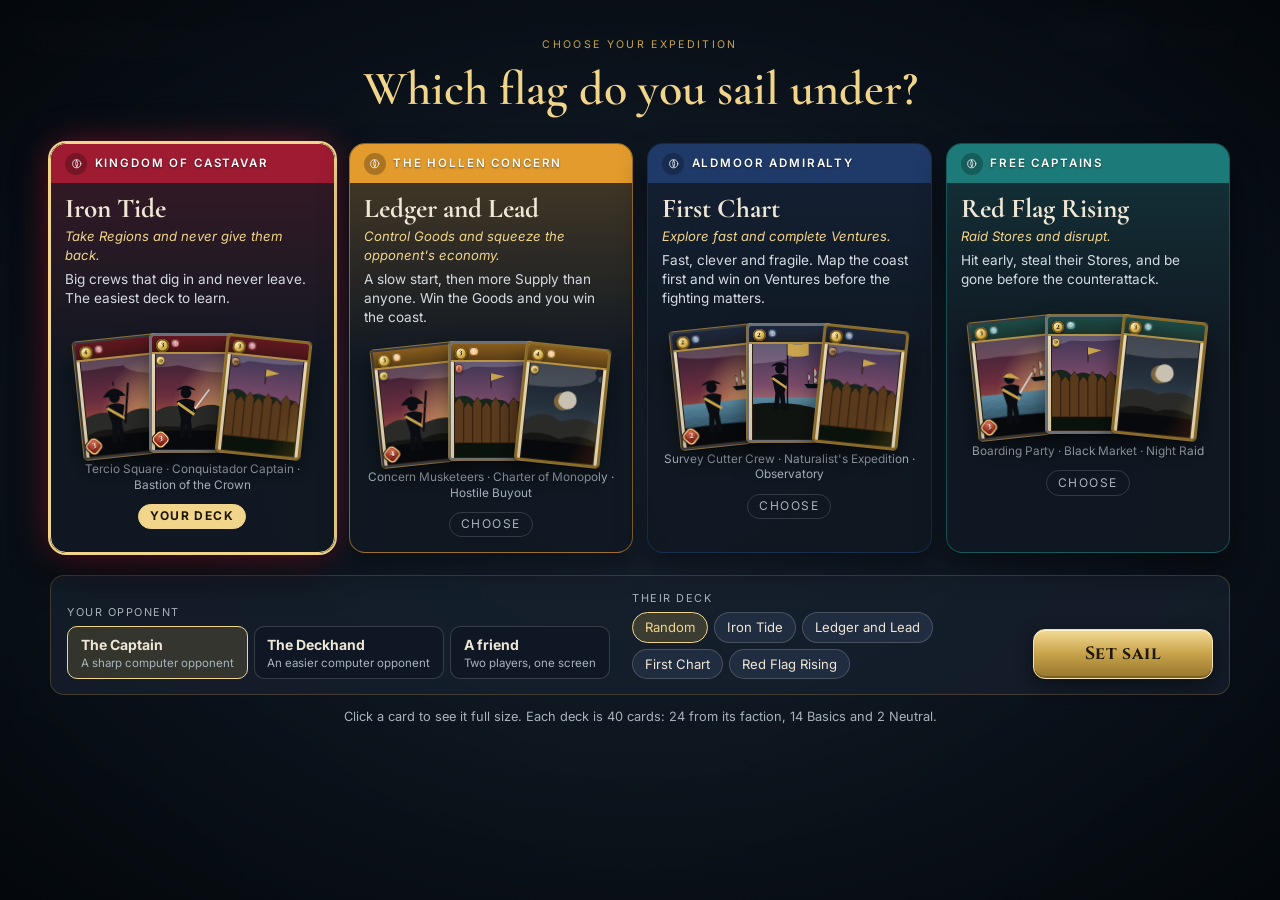
<file: meridian/index.html>
<!DOCTYPE html>
<html lang="en">
<head>
  <meta charset="utf-8" />
  <meta name="viewport" content="width=device-width, initial-scale=1" />
  <title>Meridian</title>
  <link rel="preconnect" href="https://fonts.googleapis.com" />
  <link rel="preconnect" href="https://fonts.gstatic.com" crossorigin />
  <link href="https://fonts.googleapis.com/css2?family=Cinzel:wght@600;700&family=Cormorant+Garamond:ital,wght@0,500;0,600;0,700;1,500&family=Inter:wght@400;500;600&display=swap" rel="stylesheet" />
  <style>
    :root {
      color-scheme: dark;
      --ocean: #0e1621;
      --panel: rgba(22, 32, 45, 0.78);
      --brass: #c9a44c;
      --brass-hi: #f1d58a;
      --parch: #efe7d6;
      --ink: #1b1510;
      --muted: #a9b3bc;
      --danger: #c8413b;
      --ok: #3fa672;
      --card-w: 150px;
      --light: rgba(255, 196, 120, 0.06);
    }
    body[data-hour="noon"] { --light: rgba(255, 245, 210, 0.05); }
    body[data-hour="dusk"] { --light: rgba(255, 110, 60, 0.08); }
    body[data-hour="night"] { --light: rgba(60, 90, 180, 0.1); }
    * { box-sizing: border-box; }
    html, body { min-height: 100%; }
    body {
      margin: 0;
      color: var(--parch);
      font-family: Inter, system-ui, sans-serif;
      font-size: 14px;
      line-height: 1.4;
      background: var(--ocean);
      overflow-x: hidden;
    }
    /* ---------- The sea-chart table ---------- */
    .sea {
      position: fixed; inset: 0; z-index: -1; overflow: hidden;
      background:
        radial-gradient(ellipse at 50% 38%, rgba(64, 98, 128, 0.42), transparent 62%),
        radial-gradient(ellipse at 50% 120%, rgba(201, 164, 76, 0.12), transparent 55%),
        linear-gradient(180deg, #0b1320 0%, #0f1b2a 45%, #0a121c 100%);
    }
    .sea::before {
      content: ""; position: absolute; inset: -50%;
      background-image:
        linear-gradient(rgba(201, 164, 76, 0.055) 1px, transparent 1px),
        linear-gradient(90deg, rgba(201, 164, 76, 0.055) 1px, transparent 1px);
      background-size: 64px 64px;
      transform: perspective(900px) rotateX(38deg);
      transform-origin: 50% 40%;
    }
    .sea::after {
      content: ""; position: absolute; inset: 0;
      background: radial-gradient(ellipse at center, transparent 40%, rgba(0, 0, 0, 0.65) 100%), var(--light);
      transition: background 2s;
    }
    #rose { position: absolute; width: min(1100px, 140vw); left: 50%; top: 42%; translate: -50% -50%; opacity: 0.16; animation: spin 240s linear infinite; }
    .swell { position: absolute; left: -10%; right: -10%; height: 40vh; bottom: -12vh; opacity: 0.35;
      background: repeating-radial-gradient(ellipse at 50% 100%, transparent 0 18px, rgba(120, 170, 200, 0.07) 19px 21px);
      animation: swell 14s ease-in-out infinite alternate; }
    .mist { position: absolute; inset: 0; background:
      radial-gradient(ellipse 40% 12% at 20% 30%, rgba(200, 215, 230, 0.05), transparent),
      radial-gradient(ellipse 45% 10% at 80% 65%, rgba(200, 215, 230, 0.05), transparent);
      animation: drift 60s linear infinite alternate; }
    @keyframes spin { to { rotate: 360deg; } }
    @keyframes swell { to { transform: translateY(-3vh) scaleX(1.06); } }

    header {
      display: flex; flex-wrap: wrap; gap: 0.6rem 1.25rem; align-items: center;
      padding: 0.8rem clamp(16px, 2vw, 28px) 0.2rem;
    }
    .brand { display: flex; align-items: baseline; gap: 0.75rem; }
    h1 { margin: 0; font-family: "Cormorant Garamond", Georgia, serif; font-weight: 600; font-size: 2rem; letter-spacing: 0.04em;
      background: linear-gradient(180deg, #fff3cf, var(--brass) 70%, #8a6a24); -webkit-background-clip: text; background-clip: text; color: transparent; }
    .kicker { margin: 0; color: var(--brass); letter-spacing: 0.22em; text-transform: uppercase; font-size: 0.66rem; }
    .tools { display: flex; flex-wrap: wrap; gap: 0.4rem; align-items: center; margin-left: auto; }
    label { color: var(--muted); font-size: 0.8rem; }
    input, button { font: inherit; color: inherit; }
    select { font: inherit; color: inherit; background: rgba(14, 22, 33, 0.8); border: 1px solid rgba(201, 164, 76, 0.4); border-radius: 8px; padding: 0.3rem 0.5rem; margin-left: 0.25rem; }
    input { width: 6.5rem; background: rgba(14, 22, 33, 0.8); border: 1px solid rgba(201, 164, 76, 0.4); border-radius: 8px; padding: 0.3rem 0.5rem; }
    button { cursor: pointer; }
    .chip {
      background: rgba(36, 48, 68, 0.85); border: 1px solid rgba(239, 231, 214, 0.2); border-radius: 999px;
      padding: 0.32rem 0.75rem; font-size: 0.82rem; transition: border-color 0.15s, background 0.15s, transform 0.15s;
    }
    .chip:hover { border-color: var(--brass); background: rgba(201, 164, 76, 0.16); transform: translateY(-1px); }
    .chip.quiet { background: transparent; border-color: transparent; color: var(--muted); }
    .chip.danger { color: #f3b6b0; border-color: rgba(200, 65, 59, 0.7); }
    .brass {
      background: linear-gradient(180deg, #f4dc96, #c9a44c 48%, #96752c); color: #1e1606; font-weight: 700;
      border: 1px solid #f7e2a6; border-radius: 12px; padding: 0.55rem 1rem; letter-spacing: 0.04em;
      box-shadow: 0 6px 18px rgba(0, 0, 0, 0.45), inset 0 1px 0 rgba(255, 255, 255, 0.55), inset 0 -2px 0 rgba(0, 0, 0, 0.2);
      transition: transform 0.15s, filter 0.15s, box-shadow 0.15s;
    }
    .brass:hover:not(:disabled) { transform: translateY(-2px); filter: brightness(1.08); box-shadow: 0 10px 26px rgba(201, 164, 76, 0.35), inset 0 1px 0 rgba(255, 255, 255, 0.55); }
    .brass:disabled { filter: grayscale(0.7) brightness(0.6); cursor: default; }
    .brass.big { font-family: Cinzel, serif; font-size: 1rem; padding: 0.75rem 1.3rem; width: 100%; }
    .muted { color: var(--muted); }
    .small { font-size: 0.8rem; }
    .alert { color: #f3b6b0; margin: 0.3rem 0; }
    .icon { width: 1em; height: 1em; vertical-align: -0.14em; flex: none; }

    /* ---------- Layout ---------- */
    main { padding: 0 clamp(16px, 2vw, 28px) 1.5rem; }
    .stage {
      display: grid; gap: 10px 14px;
      grid-template-columns: 56px minmax(0, 1fr) 270px;
      grid-template-areas: "track foe helm" "track map helm" "track you helm" "hand hand hand";
      max-width: 1500px; margin: 0 auto;
    }
    .track { grid-area: track; }
    .foe-row { grid-area: foe; }
    .map { grid-area: map; }
    .you-row { grid-area: you; }
    .helm { grid-area: helm; }
    .hand { grid-area: hand; }

    .row {
      display: flex; gap: 10px; align-items: stretch; flex-wrap: wrap;
      background: var(--panel); border: 1px solid rgba(201, 164, 76, 0.22); border-radius: 14px; padding: 8px 10px;
      backdrop-filter: blur(8px); -webkit-backdrop-filter: blur(8px);
    }
    .zone { display: flex; flex-direction: column; gap: 4px; min-width: 0; border-radius: 10px; padding: 4px 6px; position: relative; }
    .zone-label { font-size: 0.68rem; color: var(--muted); letter-spacing: 0.14em; text-transform: uppercase; display: flex; gap: 0.35em; align-items: center; }
    .harbor { flex: 1 1 200px; background: linear-gradient(180deg, rgba(20, 50, 70, 0.35), rgba(60, 40, 20, 0.25)); border: 1px dashed rgba(201, 164, 76, 0.18); }
    .dock { display: flex; gap: 6px; flex-wrap: wrap; align-items: flex-end; min-height: 74px; }

    .crest { display: flex; align-items: center; gap: 8px; min-width: 150px; }
    .crest-badge { width: 40px; height: 40px; border-radius: 50%; display: grid; place-items: center; font-size: 20px; color: #10141a;
      background: radial-gradient(circle at 35% 30%, #fff8, transparent 45%), var(--accent); box-shadow: 0 0 0 2px rgba(0,0,0,0.5), 0 0 0 3px var(--accent); }
    .crest.active .crest-badge { animation: beacon 1.6s ease-in-out infinite; }
    .crest-name { font-family: "Cormorant Garamond", serif; font-size: 1.25rem; font-weight: 700; line-height: 1; }
    .crest-name small { font-family: Inter, sans-serif; font-size: 0.7rem; color: var(--muted); font-weight: 400; }
    .crest-sub { font-size: 0.78rem; color: var(--muted); margin-top: 3px; }
    @keyframes beacon { 50% { box-shadow: 0 0 0 2px rgba(0,0,0,0.5), 0 0 0 3px var(--accent), 0 0 22px 6px var(--accent); } }

    /* ---------- Cards ---------- */
    .card {
      --rx: 0deg; --ry: 0deg; --gx: 50%; --gy: 0%;
      width: var(--card-w); aspect-ratio: 63 / 88; position: relative; flex: none;
      perspective: 700px; user-select: none; -webkit-user-select: none;
    }
    .card-inner {
      position: absolute; inset: 0; border-radius: 4.2% / 3%; overflow: hidden;
      display: grid; grid-template-rows: auto 1fr auto auto auto auto;
      background:
        linear-gradient(160deg, rgba(255,255,255,0.08), transparent 40%),
        url("data:image/svg+xml;utf8,<svg xmlns='http://www.w3.org/2000/svg' width='90' height='90'><filter id='n'><feTurbulence baseFrequency='0.9' numOctaves='2'/><feColorMatrix values='0 0 0 0 0.35 0 0 0 0 0.27 0 0 0 0 0.16 0 0 0 0.16 0'/></filter><rect width='90' height='90' filter='url(%23n)'/></svg>"),
        linear-gradient(180deg, #e9dcbc, #d8c7a3);
      color: var(--ink);
      border: calc(var(--card-w) * 0.035) solid #2a2016;
      box-shadow: 0 0 0 1px rgba(201,164,76,0.65), 0 1px 0 1px rgba(0,0,0,0.6), 0 12px 24px rgba(0,0,0,0.55);
      transform: rotateX(var(--rx)) rotateY(var(--ry));
      transform-style: preserve-3d;
      transition: transform 0.18s ease-out, box-shadow 0.2s;
      font-size: calc(var(--card-w) * 0.068);
    }
    .card.rarity-common .card-inner { border-color: #3a3a3e; }
    .card.rarity-uncommon .card-inner { border-color: #6b7078; }
    .card.rarity-rare .card-inner, .card.rarity-legendary .card-inner { border-color: #8a6a24; }
    .card-head { display: grid; grid-template-columns: auto 1fr auto; align-items: center; gap: 3%; padding: 4% 5% 3%;
      background: linear-gradient(180deg, rgba(42,32,22,0.92), rgba(42,32,22,0.78)); color: var(--parch); position: relative; }
    .card-head::after { content: ""; position: absolute; left: 0; right: 0; bottom: 0; height: 2px; background: var(--accent); opacity: 0.85; }
    .coin { width: 2.1em; height: 2.1em; border-radius: 50%; display: grid; place-items: center; font-family: Cinzel, serif; font-size: 1.05em; color: #241a06;
      background: radial-gradient(circle at 35% 30%, #fff3c4, #e2bd5c 40%, #8f6a1e); box-shadow: inset 0 0 0 1.5px #6a4d14, 0 1px 3px rgba(0,0,0,0.6); grid-row: span 2; }
    .goods { position: absolute; left: 5%; top: 100%; display: flex; flex-direction: column; gap: 2px; z-index: 2; margin-top: 2px; }
    .good { width: 1.55em; height: 1.55em; border-radius: 50%; display: grid; place-items: center; font-size: 1em; border: 1px solid rgba(0,0,0,0.5); box-shadow: 0 1px 2px rgba(0,0,0,0.5); }
    .good-gold { background: radial-gradient(circle at 35% 30%, #fff1b0, #d9a830); color: #4a3408; }
    .good-timber { background: radial-gradient(circle at 35% 30%, #d8b08a, #7a4e26); color: #2a1608; }
    .good-spice { background: radial-gradient(circle at 35% 30%, #ffb89a, #b8452a); color: #3a0e04; }
    .card-name { margin: 0; font-family: "Cormorant Garamond", serif; font-weight: 700; font-size: 1.32em; line-height: 1; white-space: nowrap; overflow: hidden; text-overflow: ellipsis; letter-spacing: 0.01em; }
    .seal { width: 1.6em; height: 1.6em; border-radius: 50%; display: grid; place-items: center; background: radial-gradient(circle at 35% 30%, color-mix(in srgb, var(--faction) 45%, #fff), var(--faction)); color: #fff; box-shadow: inset 0 0 0 1px rgba(0,0,0,0.5); }
    .card.faction-basic .seal, .card.faction-neutral .seal { background: radial-gradient(circle at 35% 30%, #f4ead4, #cdb88a); color: #5a4420; }
    .card:not(.faction-basic):not(.faction-neutral) .card-head { background: linear-gradient(180deg, color-mix(in srgb, var(--faction) 55%, #1a120a), color-mix(in srgb, var(--faction) 30%, #1a120a)); }
    .card:not(.faction-basic):not(.faction-neutral) .type-line { background: linear-gradient(90deg, color-mix(in srgb, var(--faction) 30%, #c9b48a), #e9dcbc 50%, color-mix(in srgb, var(--faction) 30%, #c9b48a)); }
    .spoils-badge { position: absolute; z-index: 5; left: 50%; top: 4%; translate: -50% 0; background: #1c7a78; color: #fff; font-weight: 700; font-size: 0.7em; padding: 0.15em 0.6em; border-radius: 999px; letter-spacing: 0.06em; }
    .card-art { position: relative; overflow: hidden; margin: 0 4%; border: 1px solid #2a2016; border-top: none; min-height: 0; box-shadow: inset 0 0 12px rgba(0,0,0,0.5); }
    .card-art .art, .region-art .art, .unit-art .art { position: absolute; inset: 0; width: 100%; height: 100%; display: block; }
    .type-line { margin: 0 4%; padding: 1.5% 4%; font-family: "Cormorant Garamond", serif; font-weight: 700; font-size: 0.95em;
      background: linear-gradient(90deg, #c9b48a, #e9dcbc 50%, #c9b48a); border: 1px solid #6a5232; border-top: none; }
    .text-box { margin: 0 4%; padding: 3% 5% 4%; font-size: 0.86em; line-height: 1.22; min-height: 5.2em;
      display: flex; flex-direction: column; gap: 0.25em; background: rgba(255, 250, 235, 0.45); border: 1px solid rgba(106,82,50,0.45); border-top: none; }
    .text-box .kw { font-weight: 700; letter-spacing: 0.02em; }
    .text-box i { font-family: "Cormorant Garamond", serif; font-size: 1.08em; color: #5a4a36; }
    .card.type-crew .text-box { padding-bottom: 2.3em; }
    .stats { position: absolute; left: 0; right: 0; bottom: 7.5%; display: flex; justify-content: space-between; padding: 0 2%; pointer-events: none; }
    .stat { display: inline-grid; place-items: center; width: 2.4em; height: 2.4em; position: relative; font-family: Cinzel, serif; color: #fff; text-shadow: 0 1px 2px #000; }
    .stat .icon { position: absolute; inset: 0; width: 100%; height: 100%; stroke-width: 1.2; }
    .stat.might::before { content: ""; position: absolute; inset: 9%; rotate: 45deg; border-radius: 3px;
      background: radial-gradient(circle at 30% 30%, #e8775a, #8a2418 70%); box-shadow: 0 0 0 1.5px #f2d48a, 0 0 0 2.5px #2a1008, 0 2px 4px rgba(0,0,0,0.6); }
    .stat.endure .icon { color: #d8e2ea; fill: rgba(30, 60, 100, 0.95); }
    .stat b { position: relative; font-size: 1.2em; }
    .card-foot { display: flex; align-items: center; gap: 0.6em; padding: 2% 6% 3%; font-size: 0.62em; color: #5a4a36; letter-spacing: 0.08em; text-transform: uppercase; }
    .card-foot span:last-child { margin-left: auto; }
    .gem { width: 0.9em; height: 0.9em; transform: rotate(45deg); border: 1px solid rgba(0,0,0,0.5); background: #d8c7a3; }
    .gem-common { background: #5a5a60; } .gem-uncommon { background: linear-gradient(135deg, #f4f6f8, #8a9098); }
    .gem-rare { background: linear-gradient(135deg, #fff1b0, #c9a44c); } .gem-legendary { background: linear-gradient(135deg, #a8d4ff, #2850a8); }
    .glare { position: absolute; inset: 0; pointer-events: none; opacity: 0; transition: opacity 0.2s; mix-blend-mode: soft-light;
      background: radial-gradient(circle at var(--gx) var(--gy), rgba(255,255,255,0.85), transparent 55%); }
    .card:hover .glare { opacity: 1; }
    .card.rarity-rare .card-inner::before, .card.rarity-legendary .card-inner::before {
      content: ""; position: absolute; inset: 0; z-index: 3; pointer-events: none; mix-blend-mode: color-dodge; opacity: 0.35;
      background: linear-gradient(115deg, transparent 30%, rgba(255,230,160,0.7) 45%, rgba(160,220,255,0.6) 55%, transparent 70%); background-size: 250% 250%; animation: foil 4s linear infinite; }
    @keyframes foil { from { background-position: 100% 0; } to { background-position: -150% 0; } }

    .card.back .card-inner { background: radial-gradient(circle at 50% 45%, #2a4058, #101a26 70%); border-color: #2a2016; display: block; }
    .back-face { position: absolute; inset: 6%; border: 1px solid rgba(201,164,76,0.5); border-radius: 4px; display: grid; place-items: center; align-content: center; gap: 4px;
      color: var(--brass); font-family: "Cormorant Garamond", serif; letter-spacing: 0.2em; text-transform: uppercase; font-size: 0.7em;
      background-image: repeating-linear-gradient(45deg, rgba(201,164,76,0.07) 0 2px, transparent 2px 9px); }
    .back-rose { width: 46%; height: auto; }

    .card.mini { --card-w: 62px; }
    .card.tiny { --card-w: 40px; }
    .card.huge { --card-w: min(320px, 80vw); }
    .card.mini .text-box, .card.mini .type-line, .card.mini .card-foot, .card.tiny .text-box, .card.tiny .type-line, .card.tiny .card-foot { display: none; }
    .card.mini .card-inner, .card.tiny .card-inner { grid-template-rows: auto 1fr; }
    .card.tiny .card-head { padding: 3%; }
    .card.tiny .goods, .card.tiny .seal, .card.tiny .stats, .card.mini .seal, .card.mini .goods { display: none; }
    .card.mini .stats { bottom: 3%; }

    /* ---------- The hand ---------- */
    .hand {
      --card-w: clamp(132px, 11vw, 168px);
      display: flex; justify-content: center; align-items: flex-end; padding: 34px 0 10px; min-height: calc(var(--card-w) * 1.4 + 50px);
      position: relative;
    }
    .hand .card { margin: 0 calc(var(--card-w) * -0.12); transform-origin: 50% 120%;
      --off: calc(var(--i) - (var(--n) - 1) / 2);
      transform: rotate(calc(var(--off) * 3.2deg)) translateY(calc(var(--off) * var(--off) * 3px));
      transition: transform 0.25s cubic-bezier(.2,.8,.3,1.2), filter 0.2s, margin 0.25s; z-index: calc(10 + var(--i)); cursor: pointer; }
    .hand .card:hover, .hand .card:focus-visible, .hand .card.selected { transform: translateY(-34px) scale(1.12); z-index: 60; outline: none; }
    .hand .card.selected .card-inner { box-shadow: 0 0 0 2px var(--brass-hi), 0 0 30px 6px rgba(241, 213, 138, 0.55), 0 18px 30px rgba(0,0,0,0.6); }
    .hand .card.playable .card-inner { box-shadow: 0 0 0 1px rgba(201,164,76,0.65), 0 0 16px 2px rgba(241, 213, 138, 0.35), 0 12px 24px rgba(0,0,0,0.55); }
    .hand .card.idle { filter: saturate(0.55) brightness(0.72); }
    .hand .card.idle:hover { filter: none; }
    .hand .card.set-aside { transform: translateY(-18px) rotate(calc(var(--off) * 3.2deg)); filter: grayscale(0.6) brightness(0.65); }
    .aside-badge { position: absolute; z-index: 5; left: 50%; top: 42%; translate: -50% 0; rotate: -12deg; background: var(--danger); color: #fff; font-weight: 700;
      font-size: 0.8em; padding: 0.2em 0.6em; border: 2px solid #fff; letter-spacing: 0.1em; text-transform: uppercase; }

    .foe-hand { display: flex; align-items: center; padding: 0 12px; min-width: 60px; }
    .foe-hand .card { margin-left: -24px; transform: rotate(calc((var(--i) - (var(--n) - 1) / 2) * 4deg)); }
    .foe-hand .card:first-child { margin-left: 0; }

    /* ---------- Stores, deck, ventures ---------- */
    .stores { min-width: 92px; align-items: center; }
    .pile { position: relative; width: 44px; height: 60px; }
    .pile-card { position: absolute; inset: 0; border-radius: 4px; border: 1px solid #2a2016; transform: translate(calc(var(--i) * 2px), calc(var(--i) * -2px));
      background: radial-gradient(circle at 50% 45%, #2a4058, #101a26 70%); box-shadow: 0 0 0 1px rgba(201,164,76,0.5), 0 3px 8px rgba(0,0,0,0.5); }
    .pile-empty { position: absolute; inset: 0; border: 1px dashed rgba(201,164,76,0.35); border-radius: 4px; }
    .supply { font-family: Cinzel, serif; color: var(--brass-hi); line-height: 1; } .supply b { font-size: 1.25rem; } .supply small { color: var(--muted); }
    .supply-pips { display: flex; flex-wrap: wrap; gap: 3px; max-width: 86px; justify-content: center; }
    .supply-pips i { width: 7px; height: 7px; border-radius: 50%; background: rgba(255,255,255,0.12); }
    .supply-pips i.lit { background: radial-gradient(circle at 35% 30%, #fff6c8, #e2b040); box-shadow: 0 0 6px 1px rgba(241,213,138,0.8); }
    .deckzone { flex-direction: row; gap: 10px; align-items: center; }
    .deck-stack, .discard-top { position: relative; display: grid; justify-items: center; gap: 2px; font-family: Cinzel, serif; font-size: 0.8rem; color: var(--muted); }
    .discard-empty { width: 40px; aspect-ratio: 63/88; border: 1px dashed rgba(201,164,76,0.3); border-radius: 3px; }
    .ventures { min-width: 150px; }
    .venture-row { display: flex; gap: 6px; }
    .venture-slot { display: grid; justify-items: center; gap: 4px; }
    .venture-slot.empty { width: 62px; aspect-ratio: 63/88; border: 1px dashed rgba(201,164,76,0.3); border-radius: 4px; color: rgba(201,164,76,0.5); place-content: center; font-size: 0.62rem; letter-spacing: 0.1em; text-transform: uppercase; }
    .venture-slot.empty .icon { width: 20px; height: 20px; margin: 0 auto; }
    .venture-slot .chip { padding: 0.1rem 0.5rem; font-size: 0.7rem; }

    /* ---------- Map: Regions as landscape cards with lanes ---------- */
    .map { display: grid; grid-template-columns: repeat(5, minmax(0, 1fr)); gap: 10px; align-items: stretch; }
    .region-col { display: grid; grid-template-rows: minmax(84px, auto) auto minmax(84px, auto); gap: 6px; border-radius: 14px; padding: 4px; position: relative;
      transform: translateY(calc((var(--n) - 2) * (var(--n) - 2) * 5px)); transition: background 0.2s, box-shadow 0.2s; }
    .lane { display: flex; flex-wrap: wrap; gap: 4px; justify-content: center; align-content: flex-end; min-height: 84px; padding: 4px; border-radius: 10px;
      background: linear-gradient(180deg, transparent, rgba(255,255,255,0.025)); }
    .lane-foe { align-content: flex-end; }
    .lane-you { align-content: flex-start; background: linear-gradient(0deg, transparent, rgba(255,255,255,0.025)); }
    .lane-empty { width: 100%; height: 1px; }
    .region-slot { position: relative; }
    .region-card { position: relative; aspect-ratio: 88 / 63; border-radius: 3% / 4.2%; overflow: hidden; border: 3px solid #2a2016;
      box-shadow: 0 0 0 1px rgba(201,164,76,0.6), 0 14px 28px rgba(0,0,0,0.6); background: #101820; }
    .region-card.hazard { border-color: #4a1612; box-shadow: 0 0 0 1px rgba(200,65,59,0.8), 0 14px 28px rgba(0,0,0,0.6); }
    .region-art { position: absolute; inset: 0; }
    .region-head { position: absolute; left: 0; right: 0; top: 0; display: flex; align-items: center; gap: 6px; padding: 5px 7px 14px;
      background: linear-gradient(180deg, rgba(10,12,16,0.85), transparent); }
    .region-head h3 { margin: 0; flex: 1; font-family: "Cormorant Garamond", serif; font-weight: 700; font-size: clamp(0.85rem, 1.05vw, 1.1rem); line-height: 1.05; text-shadow: 0 1px 3px #000; }
    .renown-ribbon { display: inline-flex; align-items: center; gap: 2px; padding: 3px 6px 6px; color: #241a06; font-family: Cinzel, serif;
      background: linear-gradient(180deg, #f4dc96, #b88c34); clip-path: polygon(0 0, 100% 0, 100% 100%, 50% 80%, 0 100%); box-shadow: 0 2px 4px #000; }
    .renown-ribbon .icon { fill: #6a4a12; stroke: none; }
    .renown-ribbon.unknown { background: linear-gradient(180deg, #5a6a7a, #2a3440); color: #cdd6de; }
    .region-goods { position: absolute; left: 6px; bottom: 38%; display: flex; gap: 3px; font-size: 13px; }
    .trait { position: absolute; left: 0; right: 0; bottom: 0; margin: 0; padding: 4px 7px; font-size: clamp(0.62rem, 0.72vw, 0.74rem); line-height: 1.2;
      background: linear-gradient(180deg, rgba(233,220,188,0.92), rgba(216,199,163,0.96)); color: var(--ink); border-top: 2px solid #6a5232; display: flex; gap: 4px; }
    .trait.hazard { border-top-color: var(--danger); box-shadow: inset 0 0 0 1px rgba(200,65,59,0.5); }
    .trait.hazard .icon { color: var(--danger); margin-top: 1px; }
    .trait.muted { color: #4a4438; font-style: italic; }
    .region-card.hidden .trait { background: rgba(16, 24, 34, 0.85); color: var(--muted); border-top-color: rgba(201,164,76,0.4); }
    .region-card.peeked .region-art { filter: saturate(0.6) brightness(0.8); }
    .region-card.peeked::after { content: ""; position: absolute; inset: 0; background: radial-gradient(ellipse at center, transparent 30%, rgba(200,215,230,0.35)); pointer-events: none; }
    .peek-tag { position: absolute; right: 6px; bottom: 34%; font-size: 0.66rem; background: rgba(10,14,20,0.8); border: 1px solid rgba(201,164,76,0.5); color: var(--brass-hi); padding: 1px 6px; border-radius: 999px; display: inline-flex; gap: 3px; align-items: center; }
    .flag-banner { position: absolute; left: 8px; top: 26px; width: 26px; height: 34px; display: grid; place-items: center; color: #111; font-size: 14px;
      background: var(--accent); clip-path: polygon(0 0, 100% 0, 100% 100%, 50% 78%, 0 100%); box-shadow: 0 2px 6px #000; transform-origin: top center; }
    .outpost-chip { position: absolute; right: 6px; top: 30px; font-size: 0.62rem; display: inline-flex; gap: 3px; align-items: center; padding: 2px 6px; border-radius: 6px;
      background: rgba(10,14,20,0.85); border: 1px solid var(--accent); color: var(--parch); }
    .survey-pick { position: absolute; left: 50%; top: 50%; translate: -50% -50%; z-index: 4; display: inline-flex; gap: 5px; align-items: center;
      background: rgba(10,14,20,0.85); border: 1px solid var(--brass); color: var(--brass-hi); border-radius: 999px; padding: 0.35rem 0.85rem; font-weight: 600;
      box-shadow: 0 0 18px rgba(241,213,138,0.4); animation: breathe 1.6s ease-in-out infinite; }
    .survey-pick.on { background: var(--brass); color: #1e1606; animation: none; }
    .tally { position: absolute; right: 6px; bottom: 34%; display: inline-flex; gap: 4px; align-items: center; padding: 2px 8px; border-radius: 999px; font-family: Cinzel, serif; font-weight: 700;
      background: rgba(10,14,20,0.88); border: 1px solid rgba(200,65,59,0.7); font-size: 0.82rem; }
    .tally .icon { color: #f3b6b0; }
    .region-col.contested .region-card { box-shadow: 0 0 0 1px rgba(200,65,59,0.85), 0 0 22px rgba(200,65,59,0.35), 0 14px 28px rgba(0,0,0,0.6); }
    .region-col.clashing .region-card { animation: shake 0.5s ease-in-out infinite alternate; }
    .clash-burst { position: absolute; left: 50%; top: 46%; translate: -50% -50%; font-size: 40px; color: #ffd28a; filter: drop-shadow(0 0 12px #ff8a3a); animation: burst 1s ease-in-out infinite; pointer-events: none; }
    @keyframes shake { from { transform: translateX(-1.5px) rotate(-0.3deg); } to { transform: translateX(1.5px) rotate(0.3deg); } }
    @keyframes burst { 50% { transform: scale(1.25) rotate(8deg); } }

    /* ---------- Crews: mini cards ---------- */
    .unit { width: 60px; aspect-ratio: 63 / 88; border-radius: 6px; position: relative; overflow: hidden; flex: none;
      border: 2px solid var(--accent); background: #1a1410; box-shadow: 0 6px 12px rgba(0,0,0,0.55); transition: transform 0.18s, box-shadow 0.18s; }
    .unit-art { position: absolute; inset: 0 0 34% 0; }
    .unit-name { position: absolute; left: 0; right: 0; bottom: 18%; padding: 1px 3px; font-family: "Cormorant Garamond", serif; font-weight: 700; font-size: 0.66rem;
      line-height: 1; text-align: center; color: var(--parch); white-space: nowrap; overflow: hidden; text-overflow: ellipsis; }
    .unit::before { content: ""; position: absolute; inset: 52% 0 0 0; background: linear-gradient(180deg, transparent, #120e0a 30%); }
    .unit-stats { position: absolute; left: 0; right: 0; bottom: 2px; display: flex; justify-content: space-between; padding: 0 3px; font-family: Cinzel, serif; font-weight: 700; font-size: 0.74rem; }
    .unit-stats span { min-width: 17px; height: 17px; display: grid; place-items: center; border-radius: 50%; color: #fff; text-shadow: 0 1px 1px #000; }
    .unit-stats .might { background: radial-gradient(circle at 35% 30%, #e06a4a, #8a2418); }
    .unit-stats .endure { background: radial-gradient(circle at 35% 30%, #6a9ad8, #1e3a68); border-radius: 4px 4px 50% 50%; }
    .unit-keys { position: absolute; top: 2px; right: 2px; font-size: 0.55rem; font-weight: 700; letter-spacing: 0.05em; background: rgba(0,0,0,0.7); color: var(--brass-hi); padding: 0 3px; border-radius: 3px; }
    .pips { position: absolute; top: 3px; left: 3px; display: flex; gap: 1px; }
    .pips i { width: 5px; height: 5px; border-radius: 50%; background: #7ed09a; box-shadow: 0 0 2px #000; }
    .pips i.lost { background: #4a1612; }
    .unit.ready { cursor: pointer; }
    .unit.ready::after { content: ""; position: absolute; inset: -2px; border-radius: 6px; box-shadow: inset 0 0 0 2px var(--brass-hi); animation: breathe 1.8s ease-in-out infinite; pointer-events: none; }
    .unit:hover { transform: translateY(-3px) scale(1.06); z-index: 5; }
    .unit.selected { transform: translateY(-5px) scale(1.1); box-shadow: 0 0 0 2px var(--brass-hi), 0 0 20px 4px rgba(241,213,138,0.6); z-index: 6; }
    .unit.target { cursor: crosshair; box-shadow: 0 0 0 2px #ff8a6a, 0 0 18px 4px rgba(255,120,90,0.6); animation: breathe 1s ease-in-out infinite; }
    .unit.assignable { overflow: visible; }
    .stepper { position: absolute; left: 50%; bottom: -12px; translate: -50% 0; z-index: 6; display: flex; align-items: center; gap: 2px;
      background: rgba(10,14,20,0.95); border: 1px solid #ff8a6a; border-radius: 999px; padding: 1px; }
    .stepper button { width: 20px; height: 20px; border-radius: 50%; border: none; background: #3a1a14; color: #fff; padding: 0; line-height: 1; }
    .stepper b { min-width: 14px; text-align: center; font-family: Cinzel, serif; color: #ffcbbd; }
    .pop { position: absolute; left: 50%; top: 20%; translate: -50% 0; font-family: Cinzel, serif; font-weight: 700; font-size: 1.2rem; color: #ff7a5a; text-shadow: 0 2px 4px #000; animation: pop 1.2s ease-out forwards; z-index: 7; }

    /* ---------- Targets: the table itself is the button ---------- */
    .target { cursor: pointer; }
    .region-col.target { background: rgba(241, 213, 138, 0.07); box-shadow: inset 0 0 0 2px rgba(241,213,138,0.75), 0 0 28px rgba(241,213,138,0.25); animation: breathe 1.4s ease-in-out infinite; }
    .region-col.target:hover { background: rgba(241, 213, 138, 0.14); }
    .zone.target { box-shadow: inset 0 0 0 2px rgba(241,213,138,0.8), 0 0 22px rgba(241,213,138,0.3); background: rgba(241,213,138,0.08); animation: breathe 1.4s ease-in-out infinite; }
    .region-col.picked { box-shadow: inset 0 0 0 2px var(--brass); }
    @keyframes breathe { 50% { filter: brightness(1.25); } }

    /* ---------- Helm ---------- */
    .helm { display: flex; flex-direction: column; gap: 10px; background: var(--panel); border: 1px solid rgba(201,164,76,0.25); border-radius: 14px; padding: 12px;
      backdrop-filter: blur(10px); -webkit-backdrop-filter: blur(10px); align-self: start; position: sticky; top: 10px; }
    .helm-top { display: grid; grid-template-columns: 1fr 1fr auto; gap: 8px; align-items: center; }
    .round, .phase { display: grid; line-height: 1.1; } .round small, .phase small { color: var(--muted); font-size: 0.66rem; letter-spacing: 0.14em; text-transform: uppercase; }
    .round b, .phase b { font-family: Cinzel, serif; font-size: 1.15rem; color: var(--brass-hi); }
    .init { display: grid; justify-items: center; gap: 1px; color: var(--accent); }
    .init .icon { width: 30px; height: 30px; animation: spin 20s linear infinite; filter: drop-shadow(0 0 6px var(--accent)); }
    .init small { font-size: 0.62rem; color: var(--muted); }
    .prompt { margin: 0; font-family: "Cormorant Garamond", serif; font-size: 1.2rem; line-height: 1.2; color: var(--parch); }
    .tray { display: flex; flex-wrap: wrap; gap: 5px; }
    .big-row { display: grid; gap: 6px; }
    .log { list-style: none; margin: 0; padding: 8px 0 0; border-top: 1px solid rgba(201,164,76,0.2); display: grid; gap: 4px; font-size: 0.8rem; color: #d5dbe2; max-height: 220px; overflow: auto; }
    .log li { padding-left: 12px; position: relative; }
    .log li::before { content: ""; position: absolute; left: 0; top: 0.55em; width: 5px; height: 5px; rotate: 45deg; background: var(--brass); }
    .fx-line { animation: line-in 0.4s ease-out both; animation-delay: calc(var(--d) * 110ms); }
    .concede { align-self: flex-start; }
    @keyframes line-in { from { opacity: 0; transform: translateX(10px); } }

    /* ---------- Renown track ---------- */
    .track { display: flex; flex-direction: column; align-items: center; gap: 6px; }
    .track-title { writing-mode: vertical-rl; rotate: 180deg; font-size: 0.66rem; letter-spacing: 0.22em; text-transform: uppercase; color: var(--muted); }
    .track-bar { position: relative; width: 12px; flex: 1; min-height: 360px; margin-top: 22px; border-radius: 999px;
      background: linear-gradient(0deg, rgba(201,164,76,0.12), rgba(201,164,76,0.4)); box-shadow: inset 0 0 0 1px rgba(201,164,76,0.4); }
    .tick { position: absolute; left: 50%; bottom: calc(var(--v) / 15 * 100%); translate: -50% 50%; width: 6px; height: 1px; background: rgba(201,164,76,0.6);
      font-size: 0.6rem; font-family: Cinzel, serif; color: var(--muted); display: flex; justify-content: flex-end; }
    .token { position: absolute; bottom: calc(var(--v) / 15 * 100%); translate: 0 50%; display: inline-flex; align-items: center; gap: 2px;
      font-family: Cinzel, serif; font-size: 0.72rem; color: var(--accent); transition: bottom 0.9s cubic-bezier(.2,.8,.3,1.1); filter: drop-shadow(0 0 4px var(--accent)); }
    .token:nth-of-type(1) { right: 12px; } .token:nth-of-type(2) { left: 12px; }
    .token .icon { width: 18px; height: 18px; }
    .goal { position: absolute; top: -18px; left: 50%; translate: -50% 0; font-family: Cinzel, serif; color: var(--brass-hi); font-size: 0.8rem; }
    .fx-rise { animation: rise 1s ease-out; }
    @keyframes rise { 30% { transform: scale(1.5); filter: drop-shadow(0 0 12px var(--accent)); } }

    /* ---------- Effects ---------- */
    .fx-reveal .region-art { animation: reveal 1.3s ease-out both; }
    .fx-reveal::after { content: ""; position: absolute; inset: 0; background: radial-gradient(circle, transparent 20%, #d9e2ea 70%); animation: fog-burn 1.3s ease-out forwards; pointer-events: none; }
    @keyframes reveal { from { filter: grayscale(1) sepia(0.8) brightness(1.6) blur(3px); } 60% { filter: grayscale(0.5) sepia(0.4); } }
    @keyframes fog-burn { from { opacity: 1; transform: scale(1); } to { opacity: 0; transform: scale(1.6); } }
    .fx-land { animation: land 0.55s cubic-bezier(.2,.8,.3,1.3) both; }
    @keyframes land { from { transform: translateY(-40px) scale(1.4); opacity: 0; } 70% { transform: translateY(2px) scale(0.96); opacity: 1; } }
    .fx-march { animation: march 0.6s ease-out both; }
    @keyframes march { from { transform: translateX(-30px) rotate(-6deg); opacity: 0.2; } }
    .fx-hit { animation: hit 0.5s ease-in-out 2; }
    @keyframes hit { 25% { transform: translateX(-3px); filter: brightness(2) saturate(0) sepia(1) hue-rotate(-30deg); } 75% { transform: translateX(3px); } }
    @keyframes pop { from { opacity: 0; transform: translateY(6px) scale(0.6); } 25% { opacity: 1; transform: translateY(-6px) scale(1.2); } to { opacity: 0; transform: translateY(-26px); } }
    .fx-burn { animation: burn 1.2s ease-in forwards; pointer-events: none; }
    @keyframes burn { 0% { filter: none; } 40% { filter: sepia(1) brightness(1.4) contrast(1.2); } 100% { filter: sepia(1) brightness(0.2); opacity: 0; transform: scale(0.85) rotate(-4deg);
      -webkit-mask-image: radial-gradient(circle, #000 0%, transparent 10%); mask-image: radial-gradient(circle, #000 0%, transparent 10%); } }
    .fx-plant { animation: plant 0.8s cubic-bezier(.2,.8,.3,1.4) both; }
    @keyframes plant { from { transform: translateY(-50px) scaleY(0.4); opacity: 0; } 60% { transform: translateY(4px) scaleY(1.1); opacity: 1; } }

    /* SVG scene motion */
    .art .wave { animation: wave 6s linear infinite; }
    .art .drift { animation: drift 40s linear infinite alternate; }
    .art .drift.slow { animation-duration: 70s; }
    .art .twinkle { animation: twinkle 3s ease-in-out infinite; }
    .art .smoke { animation: smoke 4.2s ease-out infinite; transform-box: fill-box; transform-origin: center; }
    .art .rain { animation: rain 0.6s linear infinite; }
    .art .bolt { animation: bolt 5s steps(1) infinite; }
    .art .fall { animation: fall 0.9s linear infinite; }
    .art .bob { animation: bob 4s ease-in-out infinite; transform-box: fill-box; }
    .art .sway { animation: sway 5s ease-in-out infinite alternate; transform-box: fill-box; transform-origin: bottom; }
    .art .flag { animation: flag 1.4s ease-in-out infinite alternate; transform-box: fill-box; transform-origin: left; }
    .art .pulse { animation: twinkle 2.4s ease-in-out infinite; }
    .art .blink { animation: blink 6s steps(1) infinite; }
    .art .ember circle { animation: ember 2.4s ease-out infinite; }
    .art .flash { animation: flash 2.2s ease-out infinite; }
    .art .gallop { animation: bob 0.5s ease-in-out infinite; transform-box: fill-box; }
    @keyframes wave { to { transform: translateX(-10px); } }
    @keyframes drift { to { transform: translateX(24px); } }
    @keyframes twinkle { 50% { opacity: 0.25; } }
    @keyframes smoke { from { transform: translateY(0) scale(0.6); opacity: 0.8; } to { transform: translateY(-28px) scale(2.2); opacity: 0; } }
    @keyframes rain { to { transform: translate(-3px, 10px); } }
    @keyframes bolt { 0%, 8%, 12%, 100% { opacity: 0; } 9%, 11% { opacity: 1; } }
    @keyframes fall { to { transform: translateY(8px); } }
    @keyframes bob { 50% { transform: translateY(-1px) rotate(1deg); } }
    @keyframes sway { to { transform: skewX(4deg); } }
    @keyframes flag { to { transform: skewY(-6deg) scaleX(0.9); } }
    @keyframes blink { 0%, 46%, 50%, 100% { opacity: 1; } 47%, 49% { opacity: 0; } }
    @keyframes ember { from { transform: translateY(0); opacity: 1; } to { transform: translate(4px, -20px); opacity: 0; } }
    @keyframes flash { 0% { opacity: 1; } 15%, 100% { opacity: 0; } }

    /* ---------- Overlays ---------- */
    #cover { position: fixed; inset: 0; z-index: 50; display: grid; place-items: center; padding: 16px;
      background: radial-gradient(ellipse at center, rgba(20,32,48,0.88), rgba(4,8,12,0.97)); backdrop-filter: blur(10px); -webkit-backdrop-filter: blur(10px); }
    #cover[hidden] { display: none; }
    .cover-card { text-align: center; width: min(460px, 100%); padding: 2.2rem 1.6rem; border-radius: 18px; background: var(--panel);
      border: 1px solid var(--accent); box-shadow: 0 0 60px -10px var(--accent), 0 30px 60px rgba(0,0,0,0.6); animation: land 0.6s ease-out; }
    .cover-card h2 { margin: 0.2rem 0 0.3rem; font-family: "Cormorant Garamond", serif; font-size: 3.4rem; font-weight: 600; color: var(--accent); line-height: 1; }
    .cover-card p { margin: 0.35rem 0; }
    .cover-card .brass { margin-top: 1rem; }
    .cover-ship { font-size: 56px; color: var(--accent); animation: bob 3s ease-in-out infinite; filter: drop-shadow(0 0 18px var(--accent)); }
    .victory { position: fixed; inset: 0; z-index: 40; display: grid; place-items: center; text-align: center; padding: 16px;
      background: rgba(4, 8, 12, 0.82); backdrop-filter: blur(6px); -webkit-backdrop-filter: blur(6px); animation: line-in 0.8s ease-out; }
    .victory > div { padding: 2rem 2.4rem; border-radius: 18px; background: var(--panel); border: 1px solid var(--accent); box-shadow: 0 0 80px -10px var(--accent), 0 30px 60px rgba(0,0,0,0.6); max-width: 620px; }
    .victory h2 { font-family: "Cormorant Garamond", serif; font-size: clamp(2rem, 5vw, 3.6rem); color: var(--accent); margin: 0.3rem 0 1rem; text-shadow: 0 0 30px var(--accent); }
    .victory .brass { width: auto; }
    .inspect { position: fixed; inset: 0; z-index: 45; display: grid; place-items: center; background: rgba(4,8,12,0.82); backdrop-filter: blur(6px); padding: 16px; cursor: zoom-out; }
    .inspect-card { display: flex; gap: 20px; align-items: center; flex-wrap: wrap; justify-content: center; max-width: 720px; animation: land 0.35s ease-out; }
    .inspect-keys { max-width: 280px; }
    .inspect-keys p { margin: 0.4rem 0; }

    /* ---------- Sign-in ---------- */
    body:has(#cover:not([hidden]) .auth-card) header .tools > :not(.account) { visibility: hidden; }
    .account { display: inline-flex; gap: 0.4rem; align-items: center; }
    .account .who { color: var(--brass-hi); font-family: "Cormorant Garamond", serif; font-weight: 700; font-size: 1.05rem; display: inline-flex; gap: 0.3rem; align-items: center; }
    .account a.chip { text-decoration: none; }
    .auth-card { text-align: left; }
    .auth-card h2, .auth-card .kicker, .auth-card .cover-ship { text-align: center; }
    .auth-tabs { display: flex; gap: 4px; margin: 0.8rem 0 0.6rem; background: rgba(0,0,0,0.25); border-radius: 10px; padding: 3px; }
    .auth-tabs button { flex: 1; border: none; background: transparent; color: var(--muted); padding: 0.45rem 0.4rem; border-radius: 8px; font-size: 0.82rem; }
    .auth-tabs button[aria-selected="true"] { background: rgba(201,164,76,0.2); color: var(--brass-hi); }
    .auth-form { display: grid; gap: 0.65rem; }
    .field { display: grid; gap: 0.25rem; color: var(--parch); font-size: 0.85rem; }
    .field input { width: 100%; padding: 0.6rem 0.7rem; font-size: 1rem; border-radius: 10px; }
    .field input:focus { outline: 2px solid var(--brass); outline-offset: 1px; }

    /* ---------- Deck picker ---------- */
    #cover:has(.picker) { place-items: start center; overflow-y: auto; }
    .picker { width: min(1180px, 100%); padding: 1.4rem 0 2rem; text-align: center; animation: line-in 0.5s ease-out; }
    .picker h2 { margin: 0.2rem 0 1.2rem; font-family: "Cormorant Garamond", serif; font-weight: 600; font-size: clamp(2rem, 4vw, 3rem); color: var(--brass-hi); }
    .deck-grid { display: grid; grid-template-columns: repeat(4, minmax(0, 1fr)); gap: 14px; text-align: left; }
    .deck-tile { position: relative; display: flex; flex-direction: column; gap: 0.35rem; padding: 0 0 0.9rem; border-radius: 16px; cursor: pointer; overflow: hidden;
      background: linear-gradient(180deg, color-mix(in srgb, var(--faction) 28%, #101822), rgba(16,24,34,0.92) 55%); border: 1px solid color-mix(in srgb, var(--faction) 55%, transparent);
      box-shadow: 0 14px 30px rgba(0,0,0,0.45); transition: transform 0.2s, box-shadow 0.2s, border-color 0.2s; }
    .deck-tile:hover, .deck-tile:focus-visible { transform: translateY(-4px); outline: none; box-shadow: 0 20px 36px rgba(0,0,0,0.55), 0 0 0 1px var(--faction); }
    .deck-tile.on { border-color: var(--brass-hi); box-shadow: 0 0 0 2px var(--brass-hi), 0 0 36px -4px color-mix(in srgb, var(--faction) 80%, transparent), 0 20px 36px rgba(0,0,0,0.55); }
    .tile-band { display: flex; align-items: center; gap: 0.45rem; padding: 0.55rem 0.9rem; background: var(--faction); color: #fff; font-size: 0.72rem; letter-spacing: 0.16em; text-transform: uppercase; font-weight: 600; text-shadow: 0 1px 2px rgba(0,0,0,0.5); }
    .tile-crest { display: grid; place-items: center; width: 22px; height: 22px; border-radius: 50%; background: rgba(0,0,0,0.25); }
    .deck-tile h3 { margin: 0.35rem 0.9rem 0; font-family: "Cormorant Garamond", serif; font-size: 1.7rem; line-height: 1; }
    .tile-plan { margin: 0 0.9rem; color: var(--brass-hi); font-size: 0.82rem; font-style: italic; }
    .tile-blurb { margin: 0 0.9rem; color: #d5dbe2; font-size: 0.85rem; min-height: 3.6em; }
    .tile-keys { display: flex; justify-content: center; gap: 0; padding: 0.6rem 0.4rem 0.2rem; }
    .tile-keys .card { --card-w: clamp(70px, 6.6vw, 96px); margin: 0 -6px; cursor: zoom-in; }
    .tile-keys .card:nth-child(1) { transform: rotate(-6deg) translateY(4px); }
    .tile-keys .card:nth-child(3) { transform: rotate(6deg) translateY(4px); }
    .tile-keys .card:hover { z-index: 3; transform: translateY(-8px) scale(1.08); }
    .card.peek .text-box, .card.peek .card-foot, .card.peek .type-line, .card.peek .card-name { display: none; }
    .tile-names { margin: 0.1rem 0.9rem 0; text-align: center; font-size: 0.74rem; color: var(--muted); line-height: 1.3; }
    .card.peek .card-inner { grid-template-rows: auto 1fr; }
    .card.peek .stats { bottom: 3%; }
    .tile-check { align-self: center; margin-top: 0.35rem; font-size: 0.75rem; letter-spacing: 0.12em; text-transform: uppercase; color: var(--muted); padding: 0.2rem 0.7rem; border-radius: 999px; border: 1px solid rgba(255,255,255,0.15); }
    .deck-tile.on .tile-check { color: #1e1606; background: var(--brass-hi); border-color: var(--brass-hi); font-weight: 700; }
    .picker-foot { display: grid; grid-template-columns: auto 1fr auto; gap: 1rem 1.4rem; align-items: end; margin-top: 1.4rem; text-align: left;
      background: var(--panel); border: 1px solid rgba(201,164,76,0.25); border-radius: 14px; padding: 0.9rem 1rem; }
    .picker-group { display: grid; gap: 0.4rem; }
    .segs { display: flex; gap: 6px; flex-wrap: wrap; }
    .seg { display: grid; text-align: left; gap: 1px; padding: 0.45rem 0.8rem; border-radius: 10px; border: 1px solid rgba(239,231,214,0.18); background: rgba(14,22,33,0.7); color: var(--parch); }
    .seg small { color: var(--muted); font-size: 0.72rem; }
    .seg.on { border-color: var(--brass-hi); background: rgba(201,164,76,0.18); }
    .foe-chips { display: flex; flex-wrap: wrap; gap: 6px; }
    .chip.on { border-color: var(--brass-hi); background: rgba(201,164,76,0.22); color: var(--brass-hi); }
    .picker .sail { width: auto; min-width: 180px; font-size: 1.1rem; }
    .picker-hint { margin-top: 0.8rem; }
    .crest-deck { font-size: 0.7rem; color: var(--muted); letter-spacing: 0.06em; margin-top: 1px; }
    .victory-actions { display: flex; gap: 0.6rem; justify-content: center; align-items: center; flex-wrap: wrap; }
    .inspect { z-index: 70; }
    @media (max-width: 980px) {
      .deck-grid { grid-template-columns: repeat(2, minmax(0, 1fr)); }
      .picker-foot { grid-template-columns: 1fr; }
      .picker .sail { width: 100%; }
    }
    @media (max-width: 560px) {
      .deck-grid { grid-template-columns: 1fr; }
      .tile-keys .card { --card-w: 84px; }
      .tile-blurb { min-height: 0; }
    }

    .loading { text-align: center; color: var(--muted); margin-top: 20vh; font-family: "Cormorant Garamond", serif; font-size: 1.4rem; }
    .load-fail { max-width: 440px; margin: 16vh auto 0; text-align: center; padding: 1.6rem; border-radius: 16px; background: var(--panel); border: 1px solid var(--brass); }
    .load-fail h2 { margin: 0 0 0.4rem; font-family: "Cormorant Garamond", serif; color: var(--brass-hi); font-size: 1.8rem; }

    /* ---------- Narrow screens ---------- */
    @media (max-width: 1100px) {
      .stage { grid-template-columns: 44px minmax(0, 1fr); grid-template-areas: "track foe" "track map" "track you" "helm helm" "hand hand"; }
      .helm { position: static; }
    }
    @media (max-width: 760px) {
      .stage { grid-template-columns: minmax(0, 1fr); grid-template-areas: "track" "foe" "map" "you" "helm" "hand"; }
      .track { flex-direction: row; }
      .track-title { writing-mode: horizontal-tb; rotate: 0deg; }
      .track-bar { min-height: 12px; height: 12px; width: auto; flex: 1; background: linear-gradient(90deg, rgba(201,164,76,0.12), rgba(201,164,76,0.4)); margin: 14px 0; }
      .tick { bottom: auto; top: 50%; left: calc(var(--v) / 15 * 100%); width: 1px; height: 6px; translate: -50% -50%; }
      .tick.major { height: 14px; width: 1px; }
      .token { bottom: auto; left: calc(var(--v) / 15 * 100%) !important; right: auto !important; translate: -50% 0; }
      .token:nth-of-type(1) { top: -16px; } .token:nth-of-type(2) { top: 10px; }
      .track-bar { margin-right: 24px; }
      .goal { top: 50%; left: auto; right: -22px; translate: 0 -50%; }
      .map { display: flex; overflow-x: auto; scroll-snap-type: x mandatory; padding-bottom: 6px; }
      .region-col { flex: 0 0 78%; scroll-snap-align: center; transform: none; }
      .hand { justify-content: flex-start; overflow-x: auto; padding: 34px 20px 10px; --card-w: 128px; }
      .hand .card { transform: none; margin: 0 -6px; }
      .crest { min-width: 0; flex: 1 1 100%; }
      .foe-hand { display: none; }
      header .tools { margin-left: 0; }
    }
    @media (prefers-reduced-motion: reduce) {
      *, *::before, *::after { animation-duration: 0.01ms !important; animation-iteration-count: 1 !important; transition-duration: 0.01ms !important; }
      #rose { animation: none; }
    }
  </style>
</head>
<body>
  <div class="sea" aria-hidden="true"><div id="rose"></div><div class="swell"></div><div class="mist"></div></div>
  <header>
    <div class="brand">
      <h1>Meridian</h1>
      <p class="kicker">Set 1 · First Landing</p>
    </div>
    <div class="tools">
      <button type="button" class="chip" id="new">New game</button>
      <button type="button" class="chip quiet" id="replay">Copy replay</button>
      <span id="account" class="account"></span>
    </div>
  </header>
  <main id="table"><p class="loading">Setting up the table…</p></main>
  <div id="cover" hidden></div>
  <script>
    // If the game fails to start, say so plainly instead of leaving a dead page.
    (function () {
      var shown = false;
      function fail() {
        if (shown) return;
        shown = true;
        var box = document.getElementById("table");
        if (box) box.innerHTML = '<div class="load-fail"><h2>The table didn\u2019t load.</h2><p>This usually means part of an update was still on its way. Reload to get the latest version.</p><button type="button" class="brass" onclick="location.reload()">Reload</button></div>';
      }
      window.addEventListener("error", function (e) { if (!window.__meridianReady) fail(); });
      window.addEventListener("unhandledrejection", function () { if (!window.__meridianReady) fail(); });
      setTimeout(function () { if (!window.__meridianReady) fail(); }, 15000);
    })();
  </script>
  <script type="module" src="table.js?v=037f9f8afc"></script>
</body>
</html>
</file>
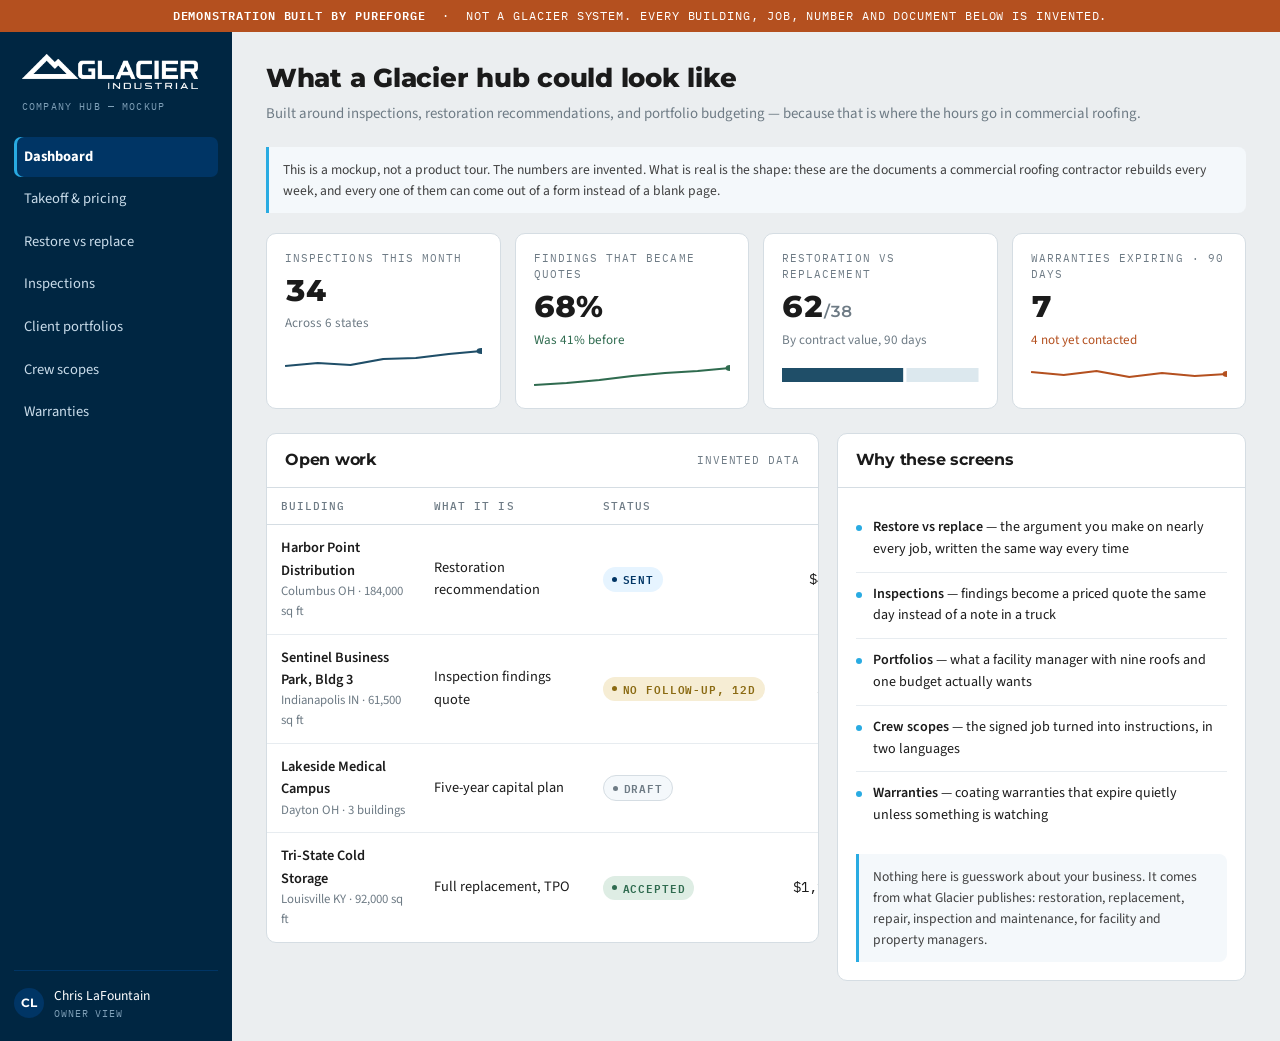
<file: demo-glacier-k4m9.html>
<!doctype html>
<html lang="en">
<head>
<meta charset="utf-8">
<meta name="viewport" content="width=device-width, initial-scale=1">
<title>Glacier Industrial — hub mockup by PureForge</title>
<meta name="robots" content="noindex,nofollow">
<meta name="description" content="A demonstration mockup built by PureForge. Not a Glacier Industrial system. All data invented.">
<link rel="icon" type="image/png" sizes="32x32" href="logos/glacier-favicon-32.png">
<link rel="icon" type="image/png" sizes="180x180" href="logos/glacier-favicon-180.png">
<link rel="apple-touch-icon" href="logos/glacier-favicon-180.png">
<link rel="preconnect" href="https://fonts.googleapis.com">
<link rel="preconnect" href="https://fonts.gstatic.com" crossorigin>
<link rel="stylesheet" href="https://fonts.googleapis.com/css2?family=Montserrat:wght@600;700;800&family=Source+Sans+3:wght@400;600&family=IBM+Plex+Mono:wght@400;500;600&display=swap">
<style>

:root{
  --ground:#EBEEF0; --surface:#FFFFFF; --surface-2:#F4F8FB; --sidebar:#002642;
  --sidebar-2:#003565; --sidebar-ink:#C9DCEA; --sidebar-ink-2:#7FA0B8;
  --ink:#1B1B1B; --ink-2:#404040; --ink-3:#6E7B85;
  --line:#D5DDE3; --line-2:#E7ECF0;
  --accent:#003565; --accent-bright:#29ABE2; --accent-soft:#E6F4FF; --accent-ink:#FFFFFF;
  --ember:#B4501F; --ember-soft:#F7E6DB;
  --good:#2F6B4F; --good-soft:#DEEDE4;
  --warn:#8A6A12; --warn-soft:#F6EDD4;
  --radius:10px;
  --display:"Montserrat","Helvetica Neue",Arial,sans-serif;
  --body:"Source Sans 3","Segoe UI",Helvetica,Arial,sans-serif;
  --mono:"IBM Plex Mono",ui-monospace,Menlo,monospace;
}
*{box-sizing:border-box}
html,body{margin:0;padding:0}
body{
  background:var(--ground);color:var(--ink);font-family:var(--body);
  font-size:15px;line-height:1.55;-webkit-font-smoothing:antialiased;
}
h1,h2,h3,h4{font-family:var(--display);margin:0;text-wrap:balance;letter-spacing:-.015em}
p{margin:0}
button{font:inherit;cursor:pointer}
a{color:inherit}
[hidden]{display:none !important}
:focus-visible{outline:2px solid var(--accent);outline-offset:2px;border-radius:6px}

/* ---------- demo banner ---------- */
.demobar{
  background:var(--ember);color:#fff;font-family:var(--mono);font-size:.72rem;
  letter-spacing:.08em;text-transform:uppercase;padding:7px 16px;text-align:center;
}
.demobar b{font-weight:600}

/* ---------- shell ---------- */
.shell{display:grid;grid-template-columns:232px 1fr;min-height:calc(100vh - 32px)}
@media (max-width:860px){.shell{grid-template-columns:1fr}}

.side{background:var(--sidebar);color:var(--sidebar-ink);padding:20px 14px;display:flex;flex-direction:column;gap:22px}
@media (max-width:860px){.side{padding:14px}}
.side .co{display:flex;align-items:center;gap:11px;padding:0 8px;min-height:40px}
.colog{width:100%;max-width:176px;height:auto;display:block;filter:brightness(0) invert(1)}
.cofall .nm{font-family:var(--display);font-weight:800;font-size:1.12rem;color:#fff;letter-spacing:.02em;line-height:1}
.cofall .sub2{font-family:var(--mono);font-size:.62rem;letter-spacing:.32em;text-transform:uppercase;color:var(--accent-bright);margin-top:4px}
.cohub{
  font-family:var(--mono);font-size:.6rem;letter-spacing:.12em;text-transform:uppercase;
  color:var(--sidebar-ink-2);padding:0 8px;margin-top:-14px;
}
.side .co .logo{
  width:36px;height:36px;border-radius:8px;background:var(--sidebar-2);flex:none;
  display:grid;place-items:center;font-family:var(--display);font-weight:800;
  font-size:.82rem;color:#fff;letter-spacing:.02em;
}
.side .co .nm{font-family:var(--display);font-weight:700;font-size:.95rem;color:#fff;line-height:1.2}
.side .co .sub{font-family:var(--mono);font-size:.63rem;letter-spacing:.1em;text-transform:uppercase;color:var(--sidebar-ink-2);margin-top:3px}

.side nav{display:flex;flex-direction:column;gap:2px}
@media (max-width:860px){.side nav{flex-direction:row;flex-wrap:wrap;gap:6px}}
.side nav button{
  display:flex;align-items:center;gap:10px;width:100%;text-align:left;
  background:none;border:0;color:var(--sidebar-ink);padding:9px 10px;border-radius:7px;
  font-size:.91rem;
}
@media (max-width:860px){.side nav button{width:auto;font-size:.85rem;padding:7px 10px}}
.side nav button:hover{background:var(--sidebar-2);color:#fff}
.side nav button[aria-current="page"]{background:var(--sidebar-2);color:#fff;font-weight:700;box-shadow:inset 3px 0 0 var(--accent-bright)}
.side nav .ic{width:16px;height:16px;flex:none;opacity:.9}
.side .who{margin-top:auto;border-top:1px solid var(--sidebar-2);padding-top:14px;display:flex;align-items:center;gap:10px}
@media (max-width:860px){.side .who{display:none}}
.side .who .av{width:30px;height:30px;border-radius:50%;background:var(--sidebar-2);display:grid;place-items:center;font-family:var(--display);font-weight:700;font-size:.75rem;color:#fff}
.side .who .n{font-size:.85rem;color:#fff}
.side .who .r{font-family:var(--mono);font-size:.62rem;letter-spacing:.09em;text-transform:uppercase;color:var(--sidebar-ink-2)}

.main{padding:26px clamp(16px,3vw,34px) 60px;min-width:0}
.viewhead{display:flex;align-items:flex-end;gap:16px;flex-wrap:wrap;margin-bottom:22px}
.viewhead h1{font-size:1.6rem;font-weight:800;letter-spacing:-.01em}
.viewhead .sub{color:var(--ink-3);font-size:.93rem;margin-top:4px}
.viewhead .right{margin-left:auto;display:flex;gap:10px;flex-wrap:wrap}

.btn{
  display:inline-flex;align-items:center;gap:7px;border:1px solid transparent;border-radius:8px;
  padding:9px 16px;font-size:.9rem;font-weight:600;text-decoration:none;
}
.btn-p{background:var(--accent);color:var(--accent-ink)}
.btn-p:hover{filter:brightness(1.08)}
.btn-g{background:var(--surface);border-color:var(--line);color:var(--ink)}
.btn-g:hover{border-color:var(--ink-3)}

/* ---------- cards / tiles ---------- */
.tiles{display:grid;grid-template-columns:repeat(4,minmax(0,1fr));gap:14px;margin-bottom:24px}
@media (max-width:1050px){.tiles{grid-template-columns:repeat(2,minmax(0,1fr))}}
@media (max-width:520px){.tiles{grid-template-columns:1fr}}
.tile{background:var(--surface);border:1px solid var(--line);border-radius:var(--radius);padding:16px 18px 18px}
.tile .lab{font-family:var(--mono);font-size:.66rem;letter-spacing:.1em;text-transform:uppercase;color:var(--ink-3)}
.tile .val{font-family:var(--display);font-weight:800;font-size:1.9rem;line-height:1.1;margin-top:8px;font-variant-numeric:tabular-nums}
.tile .note{font-size:.82rem;color:var(--ink-3);margin-top:6px}
.tile .note.up{color:var(--good)}
.tile .note.down{color:var(--ember)}
.spark{margin-top:10px;display:block;width:100%;height:30px}

.panel{background:var(--surface);border:1px solid var(--line);border-radius:var(--radius);overflow:hidden}
.panel > header{
  padding:14px 18px;border-bottom:1px solid var(--line);display:flex;align-items:center;gap:12px;flex-wrap:wrap;
}
@media (max-width:620px){
  .panel > header .r{margin-left:0;flex-basis:100%}
  .pricehead{flex-wrap:wrap}
  .pricehead .tot{margin-left:0;flex-basis:100%}
}
.panel > header h2{font-size:1rem;font-weight:700}
.panel > header .r{margin-left:auto;font-family:var(--mono);font-size:.7rem;letter-spacing:.08em;text-transform:uppercase;color:var(--ink-3)}
.panel .body{padding:18px}
.cols{display:grid;grid-template-columns:minmax(0,1.35fr) minmax(0,1fr);gap:18px;align-items:start}
@media (max-width:960px){.cols{grid-template-columns:1fr}}

/* ---------- table ---------- */
.tablewrap{overflow-x:auto}
.tablewrap table{min-width:620px}
table{width:100%;border-collapse:collapse;font-size:.9rem}
th{
  text-align:left;font-family:var(--mono);font-size:.66rem;letter-spacing:.1em;text-transform:uppercase;
  color:var(--ink-3);font-weight:500;padding:10px 14px;border-bottom:1px solid var(--line);white-space:nowrap;
}
td{padding:12px 14px;border-bottom:1px solid var(--line-2);vertical-align:middle}
tr:last-child td{border-bottom:none}
tbody tr:hover{background:var(--surface-2)}
td.num{font-family:var(--mono);font-variant-numeric:tabular-nums;text-align:right;white-space:nowrap}
th.num{text-align:right}
.who-cell{display:flex;align-items:center;gap:9px;white-space:nowrap}
.who-cell .av{
  width:26px;height:26px;border-radius:50%;flex:none;display:grid;place-items:center;
  background:var(--accent-soft);color:var(--accent);font-family:var(--display);font-weight:700;font-size:.68rem;
}
.prop{font-weight:600}
.sm{font-size:.8rem;color:var(--ink-3)}

.chip{
  display:inline-flex;align-items:center;gap:6px;font-family:var(--mono);font-size:.66rem;font-weight:600;
  letter-spacing:.08em;text-transform:uppercase;padding:4px 9px;border-radius:999px;white-space:nowrap;
}
.chip::before{content:"";width:5px;height:5px;border-radius:50%;background:currentColor}
.chip.accepted{background:var(--good-soft);color:var(--good)}
.chip.sent{background:var(--accent-soft);color:var(--accent)}
.chip.draft{background:var(--surface-2);color:var(--ink-3);border:1px solid var(--line)}
.chip.stale{background:var(--warn-soft);color:var(--warn)}
.chip.declined{background:var(--ember-soft);color:var(--ember)}

/* ---------- form ---------- */
.field{display:flex;flex-direction:column;gap:6px;margin-bottom:14px}
.field label{font-family:var(--mono);font-size:.67rem;letter-spacing:.09em;text-transform:uppercase;color:var(--ink-3)}
.field input,.field select,.field textarea{
  font:inherit;font-size:.92rem;padding:9px 11px;border:1px solid var(--line);border-radius:8px;
  background:var(--surface);color:var(--ink);width:100%;
}
.field textarea{min-height:74px;resize:vertical}
.row2{display:grid;grid-template-columns:1fr 1fr;gap:14px}
@media (max-width:620px){.row2{grid-template-columns:1fr}}
.checks{display:flex;flex-wrap:wrap;gap:8px}
.checks label{
  display:inline-flex;align-items:center;gap:7px;border:1px solid var(--line);border-radius:8px;
  padding:7px 11px;font-size:.87rem;background:var(--surface);cursor:pointer;
}
.checks input{accent-color:var(--accent)}

/* ---------- generated document ---------- */
.docout{background:var(--surface-2);border:1px solid var(--line);border-radius:var(--radius);padding:22px}
.docout .head{border-bottom:3px solid var(--accent-bright);padding-bottom:12px;margin-bottom:16px;display:flex;align-items:flex-end;gap:12px}
.docout .head .c{font-family:var(--display);font-weight:800;font-size:1.05rem}
.docout .head .n{margin-left:auto;font-family:var(--mono);font-size:.72rem;color:var(--ink-3)}
.docout h4{font-family:var(--mono);font-size:.67rem;letter-spacing:.1em;text-transform:uppercase;color:var(--ink-3);margin:16px 0 7px}
.docout p{font-size:.9rem;color:var(--ink-2);margin-bottom:8px}
.docout ul{margin:0 0 8px;padding-left:18px;font-size:.9rem;color:var(--ink-2)}
.docout li{margin-bottom:4px}
.bilingual{display:grid;grid-template-columns:1fr 1fr;gap:0;border:1px solid var(--line);border-radius:var(--radius);overflow:hidden}
@media (max-width:760px){.bilingual{grid-template-columns:1fr}}
.bilingual > div{padding:18px;background:var(--surface)}
.bilingual > div:first-child{border-right:1px solid var(--line)}
@media (max-width:760px){.bilingual > div:first-child{border-right:none;border-bottom:1px solid var(--line)}}
.bilingual .lang{font-family:var(--mono);font-size:.66rem;letter-spacing:.1em;text-transform:uppercase;color:var(--accent);background:var(--accent-soft);display:inline-block;padding:3px 9px;border-radius:999px;margin-bottom:12px}

.working{display:flex;align-items:center;gap:11px;font-size:.9rem;color:var(--ink-2);padding:26px 0;justify-content:center}
.spin{width:16px;height:16px;border:2px solid var(--line);border-top-color:var(--accent);border-radius:50%;animation:sp .7s linear infinite}
@keyframes sp{to{transform:rotate(360deg)}}
@media (prefers-reduced-motion:reduce){.spin{animation:none}}

.actlist{display:flex;flex-direction:column}
.act{display:grid;grid-template-columns:auto 1fr auto;gap:11px;align-items:baseline;padding:11px 0;border-bottom:1px solid var(--line-2);font-size:.88rem}
.act:last-child{border-bottom:none}
.act .d{width:6px;height:6px;border-radius:50%;background:var(--accent-bright);margin-top:6px}
.act .t{font-family:var(--mono);font-size:.72rem;color:var(--ink-3);white-space:nowrap}
.act b{font-weight:600}

.progress{height:6px;background:var(--line-2);border-radius:999px;overflow:hidden;margin-top:8px}
.progress span{display:block;height:100%;background:var(--accent-bright);border-radius:999px}

.callout{
  font-size:.85rem;color:var(--ink-2);background:var(--surface-2);border-left:3px solid var(--accent-bright);
  padding:12px 14px;border-radius:0 8px 8px 0;margin-top:16px;
}
.drop{
  border:2px dashed var(--line-strong,#B6C1C8);border-radius:var(--radius);background:var(--surface-2);
  padding:34px 22px;text-align:center;display:flex;flex-direction:column;align-items:center;gap:10px;
}
.drop .big{font-family:var(--display);font-weight:700;font-size:1.05rem}
.drop .sm2{font-size:.86rem;color:var(--ink-3);max-width:44ch}
.pdfchip{
  display:inline-flex;align-items:center;gap:9px;background:var(--surface);border:1px solid var(--line);
  border-radius:8px;padding:9px 13px;font-size:.88rem;
}
.pdfchip .ext{font-family:var(--mono);font-size:.62rem;letter-spacing:.08em;background:var(--ember-soft);color:var(--ember);padding:3px 6px;border-radius:4px;font-weight:600}
.measgrid{display:grid;grid-template-columns:repeat(4,minmax(0,1fr));gap:1px;background:var(--line);border:1px solid var(--line);border-radius:var(--radius);overflow:hidden}
@media (max-width:900px){.measgrid{grid-template-columns:repeat(2,minmax(0,1fr))}}
.meas{background:var(--surface);padding:14px 16px}
.meas .l{font-family:var(--mono);font-size:.63rem;letter-spacing:.09em;text-transform:uppercase;color:var(--ink-3)}
.meas .v{font-family:var(--display);font-weight:800;font-size:1.25rem;margin-top:5px;font-variant-numeric:tabular-nums}
.twoprice{display:grid;grid-template-columns:1fr 1fr;gap:18px;margin-top:18px}
@media (max-width:900px){.twoprice{grid-template-columns:1fr}}
.pricehead{display:flex;align-items:baseline;gap:10px;padding:14px 18px;border-bottom:1px solid var(--line)}
.pricehead h3{font-size:1rem;font-weight:700}
.pricehead .tot{margin-left:auto;font-family:var(--display);font-weight:800;font-size:1.15rem;font-variant-numeric:tabular-nums}
.grid2{display:grid;grid-template-columns:1fr 1fr;gap:14px}
@media (max-width:760px){.grid2{grid-template-columns:1fr}}
.minicard{background:var(--surface);border:1px solid var(--line);border-radius:var(--radius);padding:16px 18px}
.minicard h3{font-size:.98rem;font-weight:700;margin-bottom:6px}
.minicard p{font-size:.87rem;color:var(--ink-2)}
</style>
</head>
<body>

<div class="demobar">
  <b>Demonstration built by PureForge</b> &nbsp;·&nbsp; Not a Glacier system. Every building, job, number and document below is invented.
</div>

<div class="shell">

  <aside class="side">
    <div class="co">
      <img id="co-logo" class="colog" src="logos/glacier-ind-logo.png" alt="Glacier Industrial">
      <div id="co-fallback" class="cofall" hidden>
        <div class="nm">GLACIER</div>
        <div class="sub2">Industrial</div>
      </div>
    </div>
    <div class="cohub">Company hub &mdash; mockup</div>

    <nav id="nav">
      <button data-view="dash" aria-current="page">Dashboard</button>
      <button data-view="takeoff">Takeoff &amp; pricing</button>
      <button data-view="recommend">Restore vs replace</button>
      <button data-view="inspections">Inspections</button>
      <button data-view="portfolio">Client portfolios</button>
      <button data-view="scopes">Crew scopes</button>
      <button data-view="warranty">Warranties</button>
    </nav>

    <div class="who">
      <span class="av">CL</span>
      <div>
        <div class="n">Chris LaFountain</div>
        <div class="r">Owner view</div>
      </div>
    </div>
  </aside>

  <main class="main">

    <!-- ================= DASHBOARD ================= -->
    <section class="view" id="view-dash">
      <div class="viewhead">
        <div>
          <h1>What a Glacier hub could look like</h1>
          <p class="sub">Built around inspections, restoration recommendations, and portfolio budgeting &mdash; because that is where the hours go in commercial roofing.</p>
        </div>
      </div>

      <div class="callout" style="margin:0 0 20px">
        This is a mockup, not a product tour. The numbers are invented. What is real is the shape: these are the documents a commercial roofing contractor rebuilds every week, and every one of them can come out of a form instead of a blank page.
      </div>

      <div class="tiles">
        <div class="tile">
          <div class="lab">Inspections this month</div>
          <div class="val">34</div>
          <div class="note">Across 6 states</div>
          <svg class="spark" viewBox="0 0 120 30" preserveAspectRatio="none" aria-hidden="true">
            <polyline points="0,22 20,19 40,21 60,15 80,14 100,10 120,7" fill="none" stroke="#1F4E68" stroke-width="2"/><circle cx="120" cy="7" r="3" fill="#1F4E68"/>
          </svg>
        </div>
        <div class="tile">
          <div class="lab">Findings that became quotes</div>
          <div class="val">68%</div>
          <div class="note up">Was 41% before</div>
          <svg class="spark" viewBox="0 0 120 30" preserveAspectRatio="none" aria-hidden="true">
            <polyline points="0,25 20,23 40,20 60,16 80,13 100,11 120,8" fill="none" stroke="#2F6B4F" stroke-width="2"/><circle cx="120" cy="8" r="3" fill="#2F6B4F"/>
          </svg>
        </div>
        <div class="tile">
          <div class="lab">Restoration vs replacement</div>
          <div class="val">62<span style="font-size:1rem;font-weight:600;color:var(--ink-3)">/38</span></div>
          <div class="note">By contract value, 90 days</div>
          <svg class="spark" viewBox="0 0 120 30" preserveAspectRatio="none" aria-hidden="true">
            <rect x="0" y="8" width="74" height="14" fill="#1F4E68"/><rect x="76" y="8" width="44" height="14" fill="#DCE8EE"/>
          </svg>
        </div>
        <div class="tile">
          <div class="lab">Warranties expiring · 90 days</div>
          <div class="val">7</div>
          <div class="note down">4 not yet contacted</div>
          <svg class="spark" viewBox="0 0 120 30" preserveAspectRatio="none" aria-hidden="true">
            <polyline points="0,12 20,15 40,11 60,17 80,13 100,16 120,14" fill="none" stroke="#B4501F" stroke-width="2"/><circle cx="120" cy="14" r="3" fill="#B4501F"/>
          </svg>
        </div>
      </div>

      <div class="cols">
        <div class="panel">
          <header><h2>Open work</h2><span class="r">Invented data</span></header>
          <div class="tablewrap">
            <table>
              <thead><tr><th>Building</th><th>What it is</th><th>Status</th><th class="num">Value</th></tr></thead>
              <tbody>
                <tr>
                  <td><div class="prop">Harbor Point Distribution</div><div class="sm">Columbus OH · 184,000 sq ft</div></td>
                  <td>Restoration recommendation</td>
                  <td><span class="chip sent">Sent</span></td>
                  <td class="num">$412,600</td>
                </tr>
                <tr>
                  <td><div class="prop">Sentinel Business Park, Bldg 3</div><div class="sm">Indianapolis IN · 61,500 sq ft</div></td>
                  <td>Inspection findings quote</td>
                  <td><span class="chip stale">No follow-up, 12d</span></td>
                  <td class="num">$38,900</td>
                </tr>
                <tr>
                  <td><div class="prop">Lakeside Medical Campus</div><div class="sm">Dayton OH · 3 buildings</div></td>
                  <td>Five-year capital plan</td>
                  <td><span class="chip draft">Draft</span></td>
                  <td class="num">&mdash;</td>
                </tr>
                <tr>
                  <td><div class="prop">Tri-State Cold Storage</div><div class="sm">Louisville KY · 92,000 sq ft</div></td>
                  <td>Full replacement, TPO</td>
                  <td><span class="chip accepted">Accepted</span></td>
                  <td class="num">$1,146,000</td>
                </tr>
              </tbody>
            </table>
          </div>
        </div>

        <div class="panel">
          <header><h2>Why these screens</h2></header>
          <div class="body">
            <div class="actlist">
              <div class="act"><span class="d"></span><span><b>Restore vs replace</b> — the argument you make on nearly every job, written the same way every time</span><span class="t"></span></div>
              <div class="act"><span class="d"></span><span><b>Inspections</b> — findings become a priced quote the same day instead of a note in a truck</span><span class="t"></span></div>
              <div class="act"><span class="d"></span><span><b>Portfolios</b> — what a facility manager with nine roofs and one budget actually wants</span><span class="t"></span></div>
              <div class="act"><span class="d"></span><span><b>Crew scopes</b> — the signed job turned into instructions, in two languages</span><span class="t"></span></div>
              <div class="act"><span class="d"></span><span><b>Warranties</b> — coating warranties that expire quietly unless something is watching</span><span class="t"></span></div>
            </div>
            <div class="callout">Nothing here is guesswork about your business. It comes from what Glacier publishes: restoration, replacement, repair, inspection and maintenance, for facility and property managers.</div>
          </div>
        </div>
      </div>
    </section>

    <!-- ================= TAKEOFF ================= -->
    <section class="view" id="view-takeoff" hidden>
      <div class="viewhead">
        <div>
          <h1>Takeoff &amp; pricing</h1>
          <p class="sub">Drop in the measurement report. Get a material list and both prices back.</p>
        </div>
      </div>

      <div class="callout" style="margin:0 0 18px">
        One uploaded report, two priced paths. The same file that prices a replacement prices the restoration beside it &mdash; which is the comparison a facility manager is really asking for.
      </div>

      <div class="panel" id="up-panel">
        <header><h2>Measurement report</h2><span class="r">EagleView · Nearmap · drone survey · your own PDF</span></header>
        <div class="body">
          <div class="drop">
            <span class="pdfchip"><span class="ext">PDF</span> EagleView Commercial — Harbor Point Distribution.pdf</span>
            <p class="big">Drop a report here</p>
            <p class="sm2">EagleView commercial reports, Nearmap, a drone survey, or a PDF from your own field measure. The hub reads the areas, lengths and counts off the report so nobody retypes them.</p>
            <button class="btn btn-p" id="up-btn">Read this report</button>
          </div>
          <p class="sm" style="margin-top:12px;text-align:center">In this mockup the button produces sample output. It does not open the file.</p>
        </div>
      </div>

      <div id="up-working" hidden><div class="working"><span class="spin"></span> Reading the report…</div></div>
      <div id="up-out" hidden></div>
    </section>

    <!-- ================= RESTORE VS REPLACE ================= -->
    <section class="view" id="view-recommend" hidden>
      <div class="viewhead">
        <div>
          <h1>Restoration vs replacement</h1>
          <p class="sub">The recommendation document, built from the inspection numbers instead of from the last one you wrote.</p>
        </div>
      </div>

      <div class="cols">
        <div class="panel">
          <header><h2>The roof</h2></header>
          <div class="body">
            <div class="field"><label for="g-bldg">Building</label><input id="g-bldg" value="Harbor Point Distribution"></div>
            <div class="row2">
              <div class="field"><label for="g-sf">Square feet</label><input id="g-sf" value="184,000"></div>
              <div class="field"><label for="g-age">Age of system</label><input id="g-age" value="17 years"></div>
            </div>
            <div class="row2">
              <div class="field"><label for="g-sys">Existing system</label>
                <select id="g-sys"><option>EPDM, ballasted</option><option>TPO, mechanically attached</option><option>Modified bitumen</option><option>Built-up, gravel</option><option>Standing seam metal</option></select></div>
              <div class="field"><label for="g-moist">Wet insulation</label>
                <select id="g-moist"><option>Under 8% — restorable</option><option>8–20% — partial tear-off</option><option>Over 20% — replace</option></select></div>
            </div>
            <div class="row2">
              <div class="field"><label for="g-warr">Warranty wanted</label>
                <select id="g-warr"><option>15 year</option><option>10 year</option><option>20 year</option></select></div>
              <div class="field"><label for="g-budget">Client budget year</label><input id="g-budget" value="2027"></div>
            </div>
            <div class="field"><label for="g-notes">What the facility manager said</label>
              <textarea id="g-notes">Two leaks over the pick line since spring. Corporate has asked for a capital number for next year and wants to know if they can get another decade without a tear-off. Operations cannot take shutdown days.</textarea></div>
            <button class="btn btn-p" id="rec-btn" style="width:100%;justify-content:center">Build the recommendation</button>
          </div>
        </div>

        <div class="panel">
          <header><h2>Document</h2><span class="r" id="rec-state">Not generated</span></header>
          <div class="body">
            <p class="sm" id="rec-empty">This is the document that wins or loses a restoration job. Right now someone writes it from scratch, or copies the last one and hopes the numbers got changed.</p>
            <div id="rec-working" hidden><div class="working"><span class="spin"></span> Writing the recommendation…</div></div>
            <div id="rec-out" hidden></div>
          </div>
        </div>
      </div>
    </section>

    <!-- ================= INSPECTIONS ================= -->
    <section class="view" id="view-inspections" hidden>
      <div class="viewhead">
        <div>
          <h1>Inspections</h1>
          <p class="sub">Findings in the field become a priced quote before the technician gets back to the shop.</p>
        </div>
      </div>

      <div class="callout" style="margin:0 0 18px">
        This is the one with money in it. Every inspection turns up work that should be quoted. The gap between 41% and 68% of those findings becoming quotes is not effort — it is whether writing the quote takes four minutes or forty.
      </div>

      <div class="panel" style="margin-bottom:18px">
        <header><h2>Sentinel Business Park, Building 3</h2><span class="r">Inspected 2 days ago</span></header>
        <div class="tablewrap">
          <table>
            <thead><tr><th>Finding</th><th>Location</th><th>Severity</th><th>Quote it</th></tr></thead>
            <tbody>
              <tr><td>Open lap seams, 40 lf</td><td class="sm">North field, grid C4–C7</td><td><span class="chip declined">Urgent</span></td><td><label style="display:inline-flex;gap:7px;align-items:center"><input type="checkbox" checked> Include</label></td></tr>
              <tr><td>Failed pitch pans, 6 ea</td><td class="sm">Mechanical curbs, east</td><td><span class="chip stale">Soon</span></td><td><label style="display:inline-flex;gap:7px;align-items:center"><input type="checkbox" checked> Include</label></td></tr>
              <tr><td>Clogged drains, 3 ea</td><td class="sm">Center bays</td><td><span class="chip stale">Soon</span></td><td><label style="display:inline-flex;gap:7px;align-items:center"><input type="checkbox" checked> Include</label></td></tr>
              <tr><td>Punctures near RTU-4</td><td class="sm">Southwest corner</td><td><span class="chip declined">Urgent</span></td><td><label style="display:inline-flex;gap:7px;align-items:center"><input type="checkbox" checked> Include</label></td></tr>
              <tr><td>Loose termination bar, 22 lf</td><td class="sm">West parapet</td><td><span class="chip sent">Monitor</span></td><td><label style="display:inline-flex;gap:7px;align-items:center"><input type="checkbox"> Include</label></td></tr>
            </tbody>
          </table>
        </div>
        <div class="body" style="border-top:1px solid var(--line)">
          <button class="btn btn-p" id="insp-btn">Quote the checked findings</button>
        </div>
      </div>

      <div id="insp-working" hidden><div class="working"><span class="spin"></span> Pricing the findings…</div></div>
      <div id="insp-out" hidden></div>
    </section>

    <!-- ================= PORTFOLIO ================= -->
    <section class="view" id="view-portfolio" hidden>
      <div class="viewhead">
        <div>
          <h1>Client portfolios</h1>
          <p class="sub">Nine roofs, one budget, one page. What a facility manager is actually being asked for upstairs.</p>
        </div>
      </div>

      <div class="panel" style="margin-bottom:18px">
        <header><h2>Meridian Property Group — 9 buildings</h2><span class="r">Invented client</span></header>
        <div class="tablewrap">
          <table>
            <thead><tr><th>Building</th><th class="num">Sq ft</th><th class="num">Age</th><th>Condition</th><th>Recommended</th><th class="num">Budget year</th><th class="num">Estimate</th></tr></thead>
            <tbody>
              <tr><td>Meridian One</td><td class="num">96,400</td><td class="num">8</td><td><span class="chip accepted">Good</span></td><td class="sm">Maintain</td><td class="num">&mdash;</td><td class="num">$4,200/yr</td></tr>
              <tr><td>Meridian Two</td><td class="num">72,100</td><td class="num">14</td><td><span class="chip stale">Fair</span></td><td class="sm">Restore</td><td class="num">2027</td><td class="num">$168,400</td></tr>
              <tr><td>Harbor Point Distribution</td><td class="num">184,000</td><td class="num">17</td><td><span class="chip stale">Fair</span></td><td class="sm">Restore</td><td class="num">2027</td><td class="num">$412,600</td></tr>
              <tr><td>Clearwater Flex A</td><td class="num">41,800</td><td class="num">21</td><td><span class="chip declined">Poor</span></td><td class="sm">Replace</td><td class="num">2027</td><td class="num">$523,000</td></tr>
              <tr><td>Clearwater Flex B</td><td class="num">41,800</td><td class="num">21</td><td><span class="chip declined">Poor</span></td><td class="sm">Replace</td><td class="num">2028</td><td class="num">$523,000</td></tr>
              <tr><td>Stonebridge Office</td><td class="num">55,200</td><td class="num">11</td><td><span class="chip accepted">Good</span></td><td class="sm">Maintain</td><td class="num">&mdash;</td><td class="num">$2,900/yr</td></tr>
              <tr><td>Northfield Service Center</td><td class="num">28,600</td><td class="num">19</td><td><span class="chip stale">Fair</span></td><td class="sm">Restore</td><td class="num">2028</td><td class="num">$71,500</td></tr>
              <tr><td>Airport Logistics 4</td><td class="num">120,000</td><td class="num">6</td><td><span class="chip accepted">Good</span></td><td class="sm">Maintain</td><td class="num">&mdash;</td><td class="num">$5,400/yr</td></tr>
              <tr><td>Valley Cold Chain</td><td class="num">88,300</td><td class="num">16</td><td><span class="chip stale">Fair</span></td><td class="sm">Restore</td><td class="num">2029</td><td class="num">$201,900</td></tr>
            </tbody>
          </table>
        </div>
      </div>

      <div class="grid2">
        <div class="minicard">
          <h3>Why this wins the portfolio</h3>
          <p>A facility manager who can walk into a budget meeting with this page keeps their job easier. The contractor who produced it is the one they call next year, and the year after.</p>
        </div>
        <div class="minicard">
          <h3>What it costs to make today</h3>
          <p>Nine site visits, a spreadsheet, and most of a weekend. From a hub it is nine inspection records already in the system, assembled into one document.</p>
        </div>
      </div>

      <div class="callout">Restoration on the four fair roofs: <b>$854,400</b>. Replacing the same four instead: roughly <b>$2.1M</b>. That comparison, in writing, is the argument &mdash; and it is the same argument on every portfolio.</div>
    </section>

    <!-- ================= CREW SCOPES ================= -->
    <section class="view" id="view-scopes" hidden>
      <div class="viewhead">
        <div>
          <h1>Crew scopes</h1>
          <p class="sub">The awarded job becomes instructions for the crew, in English and Spanish.</p>
        </div>
      </div>

      <div class="panel" style="margin-bottom:18px">
        <header><h2>Build a scope</h2></header>
        <div class="body">
          <div class="row2">
            <div class="field"><label for="gs-job">From job</label>
              <select id="gs-job">
                <option>Harbor Point Distribution — silicone restoration</option>
                <option>Tri-State Cold Storage — TPO replacement</option>
                <option>Sentinel Bldg 3 — repair package</option>
              </select></div>
            <div class="field"><label for="gs-crew">Crew lead</label><input id="gs-crew" value="Crew lead name"></div>
          </div>
          <button class="btn btn-p" id="gscope-btn">Generate scope</button>
        </div>
      </div>

      <div id="gscope-working" hidden><div class="working"><span class="spin"></span> Writing the scope in English and Spanish…</div></div>
      <div id="gscope-out" hidden></div>
    </section>

    <!-- ================= WARRANTIES ================= -->
    <section class="view" id="view-warranty" hidden>
      <div class="viewhead">
        <div>
          <h1>Warranties</h1>
          <p class="sub">Coating and system warranties, and the inspections they depend on.</p>
        </div>
      </div>

      <div class="callout" style="margin:0 0 18px">
        Most restoration warranties require documented inspections to stay valid. Tracking that is a filing job today. It is also a reason to be on the roof again, which is how the next job gets found.
      </div>

      <div class="panel">
        <header><h2>Coming due</h2><span class="r">Invented data</span></header>
        <div class="tablewrap">
          <table>
            <thead><tr><th>Building</th><th>System</th><th>Term</th><th>Required inspection</th><th>Status</th></tr></thead>
            <tbody>
              <tr><td>Riverbend Commerce Center</td><td class="sm">Silicone restoration</td><td class="sm">15 yr · ends 2034</td><td class="sm">Due in 22 days</td><td><span class="chip stale">Not scheduled</span></td></tr>
              <tr><td>Pine Hollow Industrial</td><td class="sm">Acrylic restoration</td><td class="sm">10 yr · ends 2031</td><td class="sm">Due in 41 days</td><td><span class="chip sent">Scheduled</span></td></tr>
              <tr><td>Gateway Fulfillment</td><td class="sm">TPO, 60 mil</td><td class="sm">20 yr · ends 2041</td><td class="sm">Due in 58 days</td><td><span class="chip stale">Not scheduled</span></td></tr>
              <tr><td>Oak Ridge Manufacturing</td><td class="sm">Silicone restoration</td><td class="sm">15 yr · ends 2033</td><td class="sm">Due in 74 days</td><td><span class="chip sent">Scheduled</span></td></tr>
              <tr><td>Beacon Flex Park</td><td class="sm">Acrylic restoration</td><td class="sm">10 yr · ends 2030</td><td class="sm">Overdue 9 days</td><td><span class="chip declined">At risk</span></td></tr>
            </tbody>
          </table>
        </div>
      </div>
    </section>

  </main>
</div>

<script>
(function () {
  var lg = document.getElementById('co-logo'), fb = document.getElementById('co-fallback');
  if (!lg || !fb) return;
  function useFallback() { lg.hidden = true; fb.hidden = false; }
  lg.addEventListener('error', useFallback);
  if (lg.complete && lg.naturalWidth === 0) useFallback();
  window.addEventListener('load', function () { if (lg.naturalWidth === 0) useFallback(); });
})();
function show(view) {
  try { window.dispatchEvent(new CustomEvent('pf:view', { detail: view })); } catch (e) {}
  var views = document.querySelectorAll('.view');
  for (var i = 0; i < views.length; i++) views[i].hidden = true;
  var el = document.getElementById('view-' + view);
  if (el) el.hidden = false;
  var btns = document.querySelectorAll('#nav button');
  for (var j = 0; j < btns.length; j++) {
    if (btns[j].getAttribute('data-view') === view) btns[j].setAttribute('aria-current','page');
    else btns[j].removeAttribute('aria-current');
  }
  window.scrollTo(0, 0);
}
document.getElementById('nav').addEventListener('click', function (e) {
  var b = e.target.closest('button[data-view]');
  if (b) show(b.getAttribute('data-view'));
});

/* ---- restoration recommendation ---- */
document.getElementById('rec-btn').addEventListener('click', function () {
  var empty = document.getElementById('rec-empty'), work = document.getElementById('rec-working'),
      out = document.getElementById('rec-out'), state = document.getElementById('rec-state');
  empty.hidden = true; out.hidden = true; work.hidden = false; state.textContent = 'Working';
  setTimeout(function () {
    work.hidden = true; state.textContent = 'Generated · 2.1s'; out.hidden = false;
    out.innerHTML =
    '<div class="docout">' +
      '<div class="head"><span class="c">Glacier Industrial</span><span class="n">RECOMMENDATION · SAMPLE</span></div>' +
      '<p style="font-family:var(--display);font-weight:700;color:var(--ink);font-size:1.02rem">Harbor Point Distribution &mdash; roof system recommendation</p>' +
      '<p class="sm">184,000 sq ft · EPDM, ballasted, 17 years · Prepared for budget year 2027</p>' +

      '<h4>What we found</h4>' +
      '<p>Core samples returned moisture readings under 8 percent across the field, with wet insulation confined to two areas totalling roughly 2,400 square feet near the pick line. The membrane is weathered but intact. Seams are the primary failure point, not the field.</p>' +
      '<p>In plain terms: this roof is a candidate for restoration. It does not need to come off.</p>' +

      '<h4>The two options, side by side</h4>' +
      '<table style="width:100%;border-collapse:collapse;font-size:.88rem;margin-bottom:10px">' +
        '<tr><th style="text-align:left;padding:7px 0;border-bottom:1px solid var(--line)">&nbsp;</th>' +
          '<th style="text-align:right;padding:7px 0;border-bottom:1px solid var(--line)">Restore</th>' +
          '<th style="text-align:right;padding:7px 0;border-bottom:1px solid var(--line)">Replace</th></tr>' +
        '<tr><td style="padding:7px 0;border-bottom:1px solid var(--line-2)">Cost</td><td class="num" style="padding:7px 0;border-bottom:1px solid var(--line-2)">$412,600</td><td class="num" style="padding:7px 0;border-bottom:1px solid var(--line-2)">$1,288,000</td></tr>' +
        '<tr><td style="padding:7px 0;border-bottom:1px solid var(--line-2)">Warranty</td><td class="num" style="padding:7px 0;border-bottom:1px solid var(--line-2)">15 years</td><td class="num" style="padding:7px 0;border-bottom:1px solid var(--line-2)">20 years</td></tr>' +
        '<tr><td style="padding:7px 0;border-bottom:1px solid var(--line-2)">Days on site</td><td class="num" style="padding:7px 0;border-bottom:1px solid var(--line-2)">11</td><td class="num" style="padding:7px 0;border-bottom:1px solid var(--line-2)">34</td></tr>' +
        '<tr><td style="padding:7px 0;border-bottom:1px solid var(--line-2)">Tear-off to landfill</td><td class="num" style="padding:7px 0;border-bottom:1px solid var(--line-2)">None</td><td class="num" style="padding:7px 0;border-bottom:1px solid var(--line-2)">~190 tons</td></tr>' +
        '<tr><td style="padding:7px 0"><b>Cost per warranty year</b></td><td class="num" style="padding:7px 0"><b>$27,507</b></td><td class="num" style="padding:7px 0"><b>$64,400</b></td></tr>' +
      '</table>' +

      '<h4>Operations impact</h4>' +
      '<p>You told us shutdown days are not available. Restoration is applied over the existing system with no tear-off, so there is no open roof at any point and no interior exposure. Work is staged so the pick line is never underneath active application.</p>' +

      '<h4>What we would do</h4>' +
      '<ul>' +
        '<li>Remove and replace the 2,400 sq ft of wet insulation identified in the core sampling.</li>' +
        '<li>Clean and prime the full field; reinforce all seams, penetrations and drains.</li>' +
        '<li>Apply the coating system to manufacturer specification for a 15 year warranty.</li>' +
        '<li>Final inspection with the manufacturer&rsquo;s representative before warranty issue.</li>' +
      '</ul>' +

      '<h4>What happens if you wait</h4>' +
      '<p>Restoration stays available while the wet insulation stays under roughly 20 percent of the field. At the current rate of seam failure, that window closes in an estimated two to four years, at which point the only option is the replacement column.</p>' +

      '<h4>Investment</h4>' +
      '<p style="font-family:var(--display);font-weight:800;font-size:1.3rem;color:var(--ink)">$412,600</p>' +
      '<p class="sm">Fifteen year manufacturer warranty. Annual inspection required to maintain coverage; included for the first three years.</p>' +
    '</div>' +
    '<div style="display:flex;gap:10px;margin-top:14px;flex-wrap:wrap">' +
      '<button class="btn btn-p">Download Word file</button>' +
      '<button class="btn btn-g">Add to Meridian portfolio plan</button>' +
    '</div>' +
    '<div class="callout">The cost-per-warranty-year line is the one that moves a budget committee, and it is the one people leave out when they are writing this at nine at night. In a hub it is always there, because it is calculated, not remembered.</div>';
  }, 2100);
});

/* ---- inspection findings to quote ---- */
document.getElementById('insp-btn').addEventListener('click', function () {
  var work = document.getElementById('insp-working'), out = document.getElementById('insp-out');
  out.hidden = true; work.hidden = false;
  setTimeout(function () {
    work.hidden = true; out.hidden = false;
    out.innerHTML =
    '<div class="panel"><header><h2>Repair quote — Sentinel Business Park, Building 3</h2><span class="r">From 4 findings</span></header>' +
    '<div class="tablewrap"><table><thead><tr><th>Item</th><th>Qty</th><th class="num">Rate</th><th class="num">Amount</th></tr></thead><tbody>' +
      '<tr><td>Seam repair, reinforced</td><td class="sm">40 lf</td><td class="num sm">$46.00</td><td class="num">$1,840</td></tr>' +
      '<tr><td>Pitch pan rebuild</td><td class="sm">6 ea</td><td class="num sm">$385.00</td><td class="num">$2,310</td></tr>' +
      '<tr><td>Drain clearing &amp; reseal</td><td class="sm">3 ea</td><td class="num sm">$290.00</td><td class="num">$870</td></tr>' +
      '<tr><td>Puncture repair, RTU-4 area</td><td class="sm">1 ls</td><td class="num sm">$2,150.00</td><td class="num">$2,150</td></tr>' +
      '<tr><td>Mobilization</td><td class="sm">1 ea</td><td class="num sm">$1,400.00</td><td class="num">$1,400</td></tr>' +
      '<tr><td colspan="3" style="font-family:var(--display);font-weight:800">Total</td><td class="num" style="font-family:var(--display);font-weight:800;font-size:1.05rem">$8,570</td></tr>' +
    '</tbody></table></div>' +
    '<div class="body" style="border-top:1px solid var(--line);display:flex;gap:10px;flex-wrap:wrap">' +
      '<button class="btn btn-p">Send to facility manager</button>' +
      '<button class="btn btn-g">Attach inspection photos</button>' +
    '</div></div>' +
    '<div class="callout">Four minutes, from findings already captured on the roof. The loose termination bar stayed unchecked and is logged for the next visit rather than forgotten.</div>';
  }, 1500);
});

/* ---- crew scope ---- */
document.getElementById('gscope-btn').addEventListener('click', function () {
  var work = document.getElementById('gscope-working'), out = document.getElementById('gscope-out');
  out.hidden = true; work.hidden = false;
  setTimeout(function () {
    work.hidden = true; out.hidden = false;
    out.innerHTML =
    '<div class="panel"><header><h2>Crew scope — Harbor Point Distribution</h2><span class="r">Silicone restoration</span></header>' +
    '<div class="bilingual">' +
      '<div><span class="lang">English</span>' +
        '<p style="font-family:var(--display);font-weight:700;margin-bottom:8px">Site rules</p>' +
        '<ul style="font-size:.9rem;color:var(--ink-2);padding-left:18px;margin:0 0 14px">' +
          '<li>Check in at the guard shack. Hard hat and vest at all times.</li>' +
          '<li>Trucks stage in the north yard. Never block a dock door.</li>' +
          '<li>The pick line runs underneath. Nothing gets dropped, ever.</li>' +
        '</ul>' +
        '<p style="font-family:var(--display);font-weight:700;margin-bottom:8px">The work</p>' +
        '<ul style="font-size:.9rem;color:var(--ink-2);padding-left:18px;margin:0 0 14px">' +
          '<li>Cut out and replace wet insulation in the two marked areas before anything else.</li>' +
          '<li>Power wash the full field. It must be dry before primer.</li>' +
          '<li>Reinforce every seam, drain and penetration. Photograph each one.</li>' +
          '<li>Base coat, then top coat, at the mil thickness on the spec sheet. Do not thin it.</li>' +
          '<li>Wet mil readings every 2,000 sq ft. Write them on the daily sheet.</li>' +
        '</ul>' +
        '<p style="font-family:var(--display);font-weight:700;margin-bottom:8px">End of day</p>' +
        '<ul style="font-size:.9rem;color:var(--ink-2);padding-left:18px;margin:0">' +
          '<li>Cover and secure all material. Wind comes across this roof hard.</li>' +
          '<li>Send the PM the mil readings and three photos.</li>' +
        '</ul>' +
      '</div>' +
      '<div><span class="lang">Espa&ntilde;ol</span>' +
        '<p style="font-family:var(--display);font-weight:700;margin-bottom:8px">Reglas del sitio</p>' +
        '<ul style="font-size:.9rem;color:var(--ink-2);padding-left:18px;margin:0 0 14px">' +
          '<li>Rep&oacute;rtese en la caseta de vigilancia. Casco y chaleco en todo momento.</li>' +
          '<li>Los camiones se estacionan en el patio norte. Nunca bloquee una puerta de carga.</li>' +
          '<li>La l&iacute;nea de producci&oacute;n est&aacute; abajo. No se deja caer nada, nunca.</li>' +
        '</ul>' +
        '<p style="font-family:var(--display);font-weight:700;margin-bottom:8px">El trabajo</p>' +
        '<ul style="font-size:.9rem;color:var(--ink-2);padding-left:18px;margin:0 0 14px">' +
          '<li>Corte y reemplace el aislamiento mojado en las dos &aacute;reas marcadas antes de cualquier otra cosa.</li>' +
          '<li>Lave a presi&oacute;n todo el campo. Debe estar seco antes del primer.</li>' +
          '<li>Refuerce cada costura, drenaje y penetraci&oacute;n. Tome foto de cada una.</li>' +
          '<li>Capa base, luego capa final, al espesor indicado en la hoja de especificaciones. No lo diluya.</li>' +
          '<li>Mida el espesor h&uacute;medo cada 2,000 pies cuadrados. Ap&uacute;ntelo en la hoja diaria.</li>' +
        '</ul>' +
        '<p style="font-family:var(--display);font-weight:700;margin-bottom:8px">Al final del d&iacute;a</p>' +
        '<ul style="font-size:.9rem;color:var(--ink-2);padding-left:18px;margin:0">' +
          '<li>Cubra y asegure todo el material. El viento pega fuerte en este techo.</li>' +
          '<li>Env&iacute;e al PM las medidas de espesor y tres fotos.</li>' +
        '</ul>' +
      '</div>' +
    '</div></div>' +
    '<div style="display:flex;gap:10px;margin-top:14px;flex-wrap:wrap">' +
      '<button class="btn btn-p">Download Word file</button>' +
      '<button class="btn btn-g">Text it to the crew lead</button>' +
    '</div>';
  }, 1600);
});
/* ---- measurement report upload ---- */
document.getElementById('up-btn').addEventListener('click', function () {
  var work = document.getElementById('up-working'), out = document.getElementById('up-out');
  out.hidden = true; work.hidden = false;

  setTimeout(function () {
    work.hidden = true; out.hidden = false;

    function lines(rows) {
      return '<div class="tablewrap"><table><thead><tr><th>Material</th><th>Qty</th><th class="num">Unit</th><th class="num">Amount</th></tr></thead><tbody>' +
        rows.map(function (r) {
          return '<tr><td>' + r[0] + '</td><td class="sm">' + r[1] + '</td><td class="num sm">' + r[2] + '</td><td class="num">' + r[3] + '</td></tr>';
        }).join('') + '</tbody></table></div>';
    }

    var restore = [
      ['Roof cleaner / prep wash', '368 gal', '$18.40', '$6,771'],
      ['Rust &amp; seam primer', '240 gal', '$52.00', '$12,480'],
      ['Polyester reinforcing fabric, 6&quot;', '12,400 lf', '$0.62', '$7,688'],
      ['Silicone base coat', '1,840 gal', '$41.50', '$76,360'],
      ['Silicone top coat', '1,470 gal', '$41.50', '$61,005'],
      ['Polyiso replacement, wet areas', '75 boards', '$34.00', '$2,550'],
      ['Fasteners &amp; plates', '1,800 ea', '$0.46', '$828'],
      ['Pitch pan sealant kits', '22 ea', '$38.00', '$836'],
      ['Walkway granules', '12 bags', '$29.00', '$348']
    ];

    var replace = [
      ['TPO membrane, 60 mil (10% waste)', '202,400 sf', '$1.34', '$271,216'],
      ['Polyiso, 2 layers to R-30', '368,000 sf', '$0.94', '$345,920'],
      ['Cover board, 1/2&quot;', '184,000 sf', '$0.58', '$106,720'],
      ['Fasteners &amp; plates', '92,000 ea', '$0.46', '$42,320'],
      ['Coated metal edge &amp; coping', '1,960 lf', '$14.20', '$27,832'],
      ['Seam tape, adhesive, flashings', '1 ls', '$31,400', '$31,400'],
      ['Tear-off disposal', '190 tons', '$92.00', '$17,480'],
      ['Curb &amp; penetration flashing kits', '70 ea', '$148.00', '$10,360']
    ];

    out.innerHTML =
      '<div class="panel" style="margin-bottom:18px">' +
        '<header><h2>What the report gave us</h2><span class="r">Harbor Point Distribution</span></header>' +
        '<div class="body" style="padding:0">' +
          '<div class="measgrid">' +
            '<div class="meas"><div class="l">Total roof area</div><div class="v">184,000 <span style="font-size:.8rem;font-weight:600;color:var(--ink-3)">sf</span></div></div>' +
            '<div class="meas"><div class="l">Roof sections</div><div class="v">3</div></div>' +
            '<div class="meas"><div class="l">Perimeter</div><div class="v">1,960 <span style="font-size:.8rem;font-weight:600;color:var(--ink-3)">lf</span></div></div>' +
            '<div class="meas"><div class="l">Parapet, avg height</div><div class="v">28 <span style="font-size:.8rem;font-weight:600;color:var(--ink-3)">in</span></div></div>' +
            '<div class="meas"><div class="l">Penetrations</div><div class="v">61</div></div>' +
            '<div class="meas"><div class="l">Drains</div><div class="v">14</div></div>' +
            '<div class="meas"><div class="l">Curbs / RTUs</div><div class="v">9</div></div>' +
            '<div class="meas"><div class="l">Predominant slope</div><div class="v">1/4:12</div></div>' +
          '</div>' +
        '</div>' +
      '</div>' +

      '<div class="twoprice">' +
        '<div class="panel">' +
          '<div class="pricehead"><h3>Restoration</h3><span class="tot">$412,600</span></div>' +
          lines(restore) +
          '<div class="body" style="border-top:1px solid var(--line)">' +
            '<p class="sm">Material $168,866 · Labor &amp; equipment $198,734 · Overhead and margin $45,000</p>' +
            '<p class="sm" style="margin-top:6px">Silicone at 1.5 gal per 100 sf base, 1.2 top. 15 year warranty.</p>' +
          '</div>' +
        '</div>' +

        '<div class="panel">' +
          '<div class="pricehead"><h3>Full replacement</h3><span class="tot">$1,288,000</span></div>' +
          lines(replace) +
          '<div class="body" style="border-top:1px solid var(--line)">' +
            '<p class="sm">Material $853,248 · Labor &amp; equipment $321,752 · Overhead and margin $113,000</p>' +
            '<p class="sm" style="margin-top:6px">60 mil TPO, mechanically attached, R-30. 20 year warranty.</p>' +
          '</div>' +
        '</div>' +
      '</div>' +

      '<div style="display:flex;gap:10px;margin-top:18px;flex-wrap:wrap">' +
        '<button class="btn btn-p" id="to-rec">Build the restore vs replace document</button>' +
        '<button class="btn btn-g">Download both as Excel</button>' +
        '<button class="btn btn-g">Send material list to the supplier</button>' +
      '</div>' +

      '<div class="callout">Both columns came off the same report. Today that is two separate takeoffs by two different people on two different afternoons, and the numbers rarely line up well enough to put side by side in front of a client.</div>';

    var jump = document.getElementById('to-rec');
    if (jump) jump.addEventListener('click', function () { show('recommend'); });
  }, 2000);
});

</script>

<script>
/* ============================================================
   VIEW TRACKING

   Paste your endpoint URL between the quotes below and tracking
   turns on. Leave it empty and nothing is sent at all.

   The plain link works fine. Because this page is unlisted and
   only Glacier has it, every real view is Glacier — events are
   labeled with the page name automatically.

   Optional: add ?p=a-name to the link to label a specific person
   e.g.  .../demo-glacier-k4m9.html?p=chris
   Only worth it if you want to tell two people at the same
   company apart.
   ============================================================ */

var PF_TRACK_URL = '';

(function () {
  if (!PF_TRACK_URL) return;

  var KEY = 'pf_visitor', VKEY = 'pf_visits_' + location.pathname;
  function store(k, v) { try { localStorage.setItem(k, v); } catch (e) {} }
  function read(k) { try { return localStorage.getItem(k); } catch (e) { return null; } }

  var visitor = read(KEY);
  if (!visitor) { visitor = 'v' + Date.now().toString(36) + Math.random().toString(36).slice(2, 8); store(KEY, visitor); }
  var visitNo = (parseInt(read(VKEY) || '0', 10) || 0) + 1;
  store(VKEY, String(visitNo));

  var params = new URLSearchParams(location.search);
  var started = Date.now();
  var activeMs = 0, lastTick = Date.now();
  var screens = {}, current = 'dash', currentSince = Date.now();

  function markScreen(name) {
    if (current) screens[current] = (screens[current] || 0) + Math.round((Date.now() - currentSince) / 1000);
    current = name; currentSince = Date.now();
  }
  window.addEventListener('pf:view', function (e) { markScreen(e.detail); });

  function payload(type) {
    markScreen(current);
    return {
      type: type,
      page: location.pathname,
      person: params.get('p') || (location.pathname.split('/').pop() || 'demo').replace(/\.html$/, ''),
      visitor: visitor,
      visitNumber: visitNo,
      secondsOnPage: Math.round((Date.now() - started) / 1000),
      activeSeconds: Math.round(activeMs / 1000),
      screenSeconds: screens,
      referrer: document.referrer || '(direct)',
      device: (window.innerWidth < 700 ? 'phone/tablet' : 'desktop') + ' ' + window.innerWidth + 'x' + window.innerHeight,
      timezone: (Intl.DateTimeFormat().resolvedOptions() || {}).timeZone || '',
      language: navigator.language || '',
      at: new Date().toISOString()
    };
  }

  function send(type, useBeacon) {
    var body = JSON.stringify(payload(type));
    try {
      if (useBeacon && navigator.sendBeacon) { navigator.sendBeacon(PF_TRACK_URL, body); return; }
      fetch(PF_TRACK_URL, { method: 'POST', mode: 'no-cors', keepalive: true,
        headers: { 'Content-Type': 'text/plain;charset=UTF-8' }, body: body }).catch(function () {});
    } catch (e) {}
  }

  setInterval(function () {
    var now = Date.now();
    if (document.visibilityState === 'visible') activeMs += now - lastTick;
    lastTick = now;
  }, 1000);

  send('open', false);
  var hb = setInterval(function () { if (document.visibilityState === 'visible') send('heartbeat', false); }, 30000);
  window.addEventListener('pagehide', function () { clearInterval(hb); send('close', true); });
})();
</script>

</body>
</html>
</file>
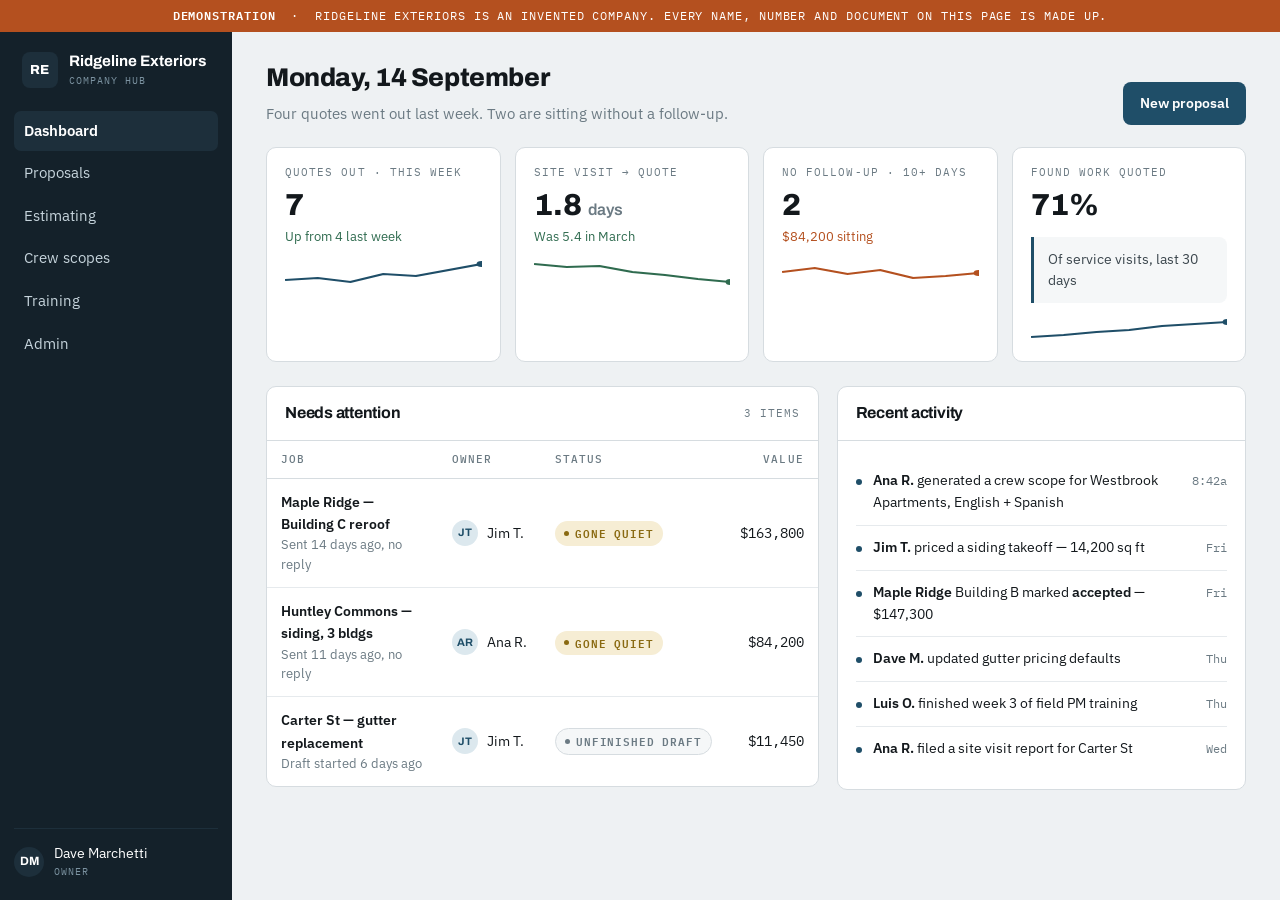
<file: demo.html>
<!doctype html>
<html lang="en">
<head>
<meta charset="utf-8">
<meta name="viewport" content="width=device-width, initial-scale=1">
<title>Ridgeline Exteriors — Hub (PureForge demo)</title>
<meta name="robots" content="noindex,nofollow">
<meta name="description" content="A working demonstration of a PureForge hub, using an invented company and invented data.">
<link rel="icon" href="data:image/svg+xml,%3Csvg xmlns='http://www.w3.org/2000/svg' viewBox='0 0 64 64'%3E%3Crect width='64' height='64' rx='13' fill='%231F4E68'/%3E%3Cg transform='translate(32,32) scale(0.9) translate(-32,-32)'%3E%3Cpath d='M5 22 Q11 15 18 15 L59 15 L59 26 L51 26 L45 33 L45 39 L54 44 L54 49 L14 49 L14 44 L23 39 L23 33 L17 26 Q10 25 5 22 Z' fill='%23ffffff'/%3E%3C/g%3E%3C/svg%3E">
<link rel="preconnect" href="https://fonts.googleapis.com">
<link rel="preconnect" href="https://fonts.gstatic.com" crossorigin>
<link rel="stylesheet" href="https://fonts.googleapis.com/css2?family=Archivo:wght@500;600;700;800&family=IBM+Plex+Mono:wght@400;500;600&family=IBM+Plex+Sans:wght@400;500;600&display=swap">
<style>
:root{
  --ground:#EEF1F3; --surface:#FFFFFF; --surface-2:#F5F7F8; --sidebar:#14212A;
  --sidebar-2:#1D2F3B; --sidebar-ink:#C6D4DC; --sidebar-ink-2:#7C93A1;
  --ink:#13181C; --ink-2:#3C474E; --ink-3:#6B7A83;
  --line:#D6DCE0; --line-2:#E6EAED;
  --accent:#1F4E68; --accent-soft:#DCE8EE; --accent-ink:#FFFFFF;
  --ember:#B4501F; --ember-soft:#F7E6DB;
  --good:#2F6B4F; --good-soft:#DEEDE4;
  --warn:#8A6A12; --warn-soft:#F6EDD4;
  --radius:10px;
  --display:"Archivo","Helvetica Neue",Arial,sans-serif;
  --body:"IBM Plex Sans","Segoe UI",Helvetica,Arial,sans-serif;
  --mono:"IBM Plex Mono",ui-monospace,Menlo,monospace;
}
*{box-sizing:border-box}
html,body{margin:0;padding:0}
body{
  background:var(--ground);color:var(--ink);font-family:var(--body);
  font-size:15px;line-height:1.55;-webkit-font-smoothing:antialiased;
}
h1,h2,h3,h4{font-family:var(--display);margin:0;text-wrap:balance;letter-spacing:-.015em}
p{margin:0}
button{font:inherit;cursor:pointer}
a{color:inherit}
[hidden]{display:none !important}
:focus-visible{outline:2px solid var(--accent);outline-offset:2px;border-radius:6px}

/* ---------- demo banner ---------- */
.demobar{
  background:var(--ember);color:#fff;font-family:var(--mono);font-size:.72rem;
  letter-spacing:.08em;text-transform:uppercase;padding:7px 16px;text-align:center;
}
.demobar b{font-weight:600}

/* ---------- shell ---------- */
.shell{display:grid;grid-template-columns:232px 1fr;min-height:calc(100vh - 32px)}
@media (max-width:860px){.shell{grid-template-columns:1fr}}

.side{background:var(--sidebar);color:var(--sidebar-ink);padding:20px 14px;display:flex;flex-direction:column;gap:22px}
@media (max-width:860px){.side{padding:14px}}
.side .co{display:flex;align-items:center;gap:11px;padding:0 8px}
.side .co .logo{
  width:36px;height:36px;border-radius:8px;background:var(--sidebar-2);flex:none;
  display:grid;place-items:center;font-family:var(--display);font-weight:800;
  font-size:.82rem;color:#fff;letter-spacing:.02em;
}
.side .co .nm{font-family:var(--display);font-weight:700;font-size:.95rem;color:#fff;line-height:1.2}
.side .co .sub{font-family:var(--mono);font-size:.63rem;letter-spacing:.1em;text-transform:uppercase;color:var(--sidebar-ink-2);margin-top:3px}

.side nav{display:flex;flex-direction:column;gap:2px}
@media (max-width:860px){.side nav{flex-direction:row;flex-wrap:wrap;gap:6px}}
.side nav button{
  display:flex;align-items:center;gap:10px;width:100%;text-align:left;
  background:none;border:0;color:var(--sidebar-ink);padding:9px 10px;border-radius:7px;
  font-size:.91rem;
}
@media (max-width:860px){.side nav button{width:auto;font-size:.85rem;padding:7px 10px}}
.side nav button:hover{background:var(--sidebar-2);color:#fff}
.side nav button[aria-current="page"]{background:var(--sidebar-2);color:#fff;font-weight:600}
.side nav .ic{width:16px;height:16px;flex:none;opacity:.9}
.side .who{margin-top:auto;border-top:1px solid var(--sidebar-2);padding-top:14px;display:flex;align-items:center;gap:10px}
@media (max-width:860px){.side .who{display:none}}
.side .who .av{width:30px;height:30px;border-radius:50%;background:var(--sidebar-2);display:grid;place-items:center;font-family:var(--display);font-weight:700;font-size:.75rem;color:#fff}
.side .who .n{font-size:.85rem;color:#fff}
.side .who .r{font-family:var(--mono);font-size:.62rem;letter-spacing:.09em;text-transform:uppercase;color:var(--sidebar-ink-2)}

.main{padding:26px clamp(16px,3vw,34px) 60px;min-width:0}
.viewhead{display:flex;align-items:flex-end;gap:16px;flex-wrap:wrap;margin-bottom:22px}
.viewhead h1{font-size:1.6rem;font-weight:800}
.viewhead .sub{color:var(--ink-3);font-size:.93rem;margin-top:4px}
.viewhead .right{margin-left:auto;display:flex;gap:10px;flex-wrap:wrap}

.btn{
  display:inline-flex;align-items:center;gap:7px;border:1px solid transparent;border-radius:8px;
  padding:9px 16px;font-size:.9rem;font-weight:600;text-decoration:none;
}
.btn-p{background:var(--accent);color:var(--accent-ink)}
.btn-p:hover{filter:brightness(1.08)}
.btn-g{background:var(--surface);border-color:var(--line);color:var(--ink)}
.btn-g:hover{border-color:var(--ink-3)}

/* ---------- cards / tiles ---------- */
.tiles{display:grid;grid-template-columns:repeat(4,minmax(0,1fr));gap:14px;margin-bottom:24px}
@media (max-width:1050px){.tiles{grid-template-columns:repeat(2,minmax(0,1fr))}}
@media (max-width:520px){.tiles{grid-template-columns:1fr}}
.tile{background:var(--surface);border:1px solid var(--line);border-radius:var(--radius);padding:16px 18px 18px}
.tile .lab{font-family:var(--mono);font-size:.66rem;letter-spacing:.1em;text-transform:uppercase;color:var(--ink-3)}
.tile .val{font-family:var(--display);font-weight:800;font-size:1.9rem;line-height:1.1;margin-top:8px;font-variant-numeric:tabular-nums}
.tile .note{font-size:.82rem;color:var(--ink-3);margin-top:6px}
.tile .note.up{color:var(--good)}
.tile .note.down{color:var(--ember)}
.spark{margin-top:10px;display:block;width:100%;height:30px}

.panel{background:var(--surface);border:1px solid var(--line);border-radius:var(--radius);overflow:hidden}
.panel > header{
  padding:14px 18px;border-bottom:1px solid var(--line);display:flex;align-items:center;gap:12px;
}
.panel > header h2{font-size:1rem;font-weight:700}
.panel > header .r{margin-left:auto;font-family:var(--mono);font-size:.7rem;letter-spacing:.08em;text-transform:uppercase;color:var(--ink-3)}
.panel .body{padding:18px}
.cols{display:grid;grid-template-columns:minmax(0,1.35fr) minmax(0,1fr);gap:18px;align-items:start}
@media (max-width:960px){.cols{grid-template-columns:1fr}}

/* ---------- table ---------- */
.tablewrap{overflow-x:auto}
table{width:100%;border-collapse:collapse;font-size:.9rem}
th{
  text-align:left;font-family:var(--mono);font-size:.66rem;letter-spacing:.1em;text-transform:uppercase;
  color:var(--ink-3);font-weight:500;padding:10px 14px;border-bottom:1px solid var(--line);white-space:nowrap;
}
td{padding:12px 14px;border-bottom:1px solid var(--line-2);vertical-align:middle}
tr:last-child td{border-bottom:none}
tbody tr:hover{background:var(--surface-2)}
td.num{font-family:var(--mono);font-variant-numeric:tabular-nums;text-align:right;white-space:nowrap}
th.num{text-align:right}
.who-cell{display:flex;align-items:center;gap:9px;white-space:nowrap}
.who-cell .av{
  width:26px;height:26px;border-radius:50%;flex:none;display:grid;place-items:center;
  background:var(--accent-soft);color:var(--accent);font-family:var(--display);font-weight:700;font-size:.68rem;
}
.prop{font-weight:600}
.sm{font-size:.8rem;color:var(--ink-3)}

.chip{
  display:inline-flex;align-items:center;gap:6px;font-family:var(--mono);font-size:.66rem;font-weight:600;
  letter-spacing:.08em;text-transform:uppercase;padding:4px 9px;border-radius:999px;white-space:nowrap;
}
.chip::before{content:"";width:5px;height:5px;border-radius:50%;background:currentColor}
.chip.accepted{background:var(--good-soft);color:var(--good)}
.chip.sent{background:var(--accent-soft);color:var(--accent)}
.chip.draft{background:var(--surface-2);color:var(--ink-3);border:1px solid var(--line)}
.chip.stale{background:var(--warn-soft);color:var(--warn)}
.chip.declined{background:var(--ember-soft);color:var(--ember)}

/* ---------- form ---------- */
.field{display:flex;flex-direction:column;gap:6px;margin-bottom:14px}
.field label{font-family:var(--mono);font-size:.67rem;letter-spacing:.09em;text-transform:uppercase;color:var(--ink-3)}
.field input,.field select,.field textarea{
  font:inherit;font-size:.92rem;padding:9px 11px;border:1px solid var(--line);border-radius:8px;
  background:var(--surface);color:var(--ink);width:100%;
}
.field textarea{min-height:74px;resize:vertical}
.row2{display:grid;grid-template-columns:1fr 1fr;gap:14px}
@media (max-width:620px){.row2{grid-template-columns:1fr}}
.checks{display:flex;flex-wrap:wrap;gap:8px}
.checks label{
  display:inline-flex;align-items:center;gap:7px;border:1px solid var(--line);border-radius:8px;
  padding:7px 11px;font-size:.87rem;background:var(--surface);cursor:pointer;
}
.checks input{accent-color:var(--accent)}

/* ---------- generated document ---------- */
.docout{background:var(--surface-2);border:1px solid var(--line);border-radius:var(--radius);padding:22px}
.docout .head{border-bottom:2px solid var(--accent);padding-bottom:12px;margin-bottom:16px;display:flex;align-items:flex-end;gap:12px}
.docout .head .c{font-family:var(--display);font-weight:800;font-size:1.05rem}
.docout .head .n{margin-left:auto;font-family:var(--mono);font-size:.72rem;color:var(--ink-3)}
.docout h4{font-family:var(--mono);font-size:.67rem;letter-spacing:.1em;text-transform:uppercase;color:var(--ink-3);margin:16px 0 7px}
.docout p{font-size:.9rem;color:var(--ink-2);margin-bottom:8px}
.docout ul{margin:0 0 8px;padding-left:18px;font-size:.9rem;color:var(--ink-2)}
.docout li{margin-bottom:4px}
.bilingual{display:grid;grid-template-columns:1fr 1fr;gap:0;border:1px solid var(--line);border-radius:var(--radius);overflow:hidden}
@media (max-width:760px){.bilingual{grid-template-columns:1fr}}
.bilingual > div{padding:18px;background:var(--surface)}
.bilingual > div:first-child{border-right:1px solid var(--line)}
@media (max-width:760px){.bilingual > div:first-child{border-right:none;border-bottom:1px solid var(--line)}}
.bilingual .lang{font-family:var(--mono);font-size:.66rem;letter-spacing:.1em;text-transform:uppercase;color:var(--accent);background:var(--accent-soft);display:inline-block;padding:3px 9px;border-radius:999px;margin-bottom:12px}

.working{display:flex;align-items:center;gap:11px;font-size:.9rem;color:var(--ink-2);padding:26px 0;justify-content:center}
.spin{width:16px;height:16px;border:2px solid var(--line);border-top-color:var(--accent);border-radius:50%;animation:sp .7s linear infinite}
@keyframes sp{to{transform:rotate(360deg)}}
@media (prefers-reduced-motion:reduce){.spin{animation:none}}

.actlist{display:flex;flex-direction:column}
.act{display:grid;grid-template-columns:auto 1fr auto;gap:11px;align-items:baseline;padding:11px 0;border-bottom:1px solid var(--line-2);font-size:.88rem}
.act:last-child{border-bottom:none}
.act .d{width:6px;height:6px;border-radius:50%;background:var(--accent);margin-top:6px}
.act .t{font-family:var(--mono);font-size:.72rem;color:var(--ink-3);white-space:nowrap}
.act b{font-weight:600}

.progress{height:6px;background:var(--line-2);border-radius:999px;overflow:hidden;margin-top:8px}
.progress span{display:block;height:100%;background:var(--accent);border-radius:999px}

.callout{
  font-size:.85rem;color:var(--ink-2);background:var(--surface-2);border-left:3px solid var(--accent);
  padding:12px 14px;border-radius:0 8px 8px 0;margin-top:16px;
}
.grid2{display:grid;grid-template-columns:1fr 1fr;gap:14px}
@media (max-width:760px){.grid2{grid-template-columns:1fr}}
.minicard{background:var(--surface);border:1px solid var(--line);border-radius:var(--radius);padding:16px 18px}
.minicard h3{font-size:.98rem;font-weight:700;margin-bottom:6px}
.minicard p{font-size:.87rem;color:var(--ink-2)}
</style>
</head>
<body>

<div class="demobar">
  <b>Demonstration</b> &nbsp;·&nbsp; Ridgeline Exteriors is an invented company. Every name, number and document on this page is made up.
</div>

<div class="shell">

  <aside class="side">
    <div class="co">
      <span class="logo">RE</span>
      <div>
        <div class="nm">Ridgeline Exteriors</div>
        <div class="sub">Company hub</div>
      </div>
    </div>

    <nav id="nav">
      <button data-view="dash" aria-current="page">Dashboard</button>
      <button data-view="proposals">Proposals</button>
      <button data-view="estimating">Estimating</button>
      <button data-view="scopes">Crew scopes</button>
      <button data-view="training">Training</button>
      <button data-view="admin">Admin</button>
    </nav>

    <div class="who">
      <span class="av">DM</span>
      <div>
        <div class="n">Dave Marchetti</div>
        <div class="r">Owner</div>
      </div>
    </div>
  </aside>

  <main class="main">

    <!-- ================= DASHBOARD ================= -->
    <section class="view" id="view-dash">
      <div class="viewhead">
        <div>
          <h1>Monday, 14 September</h1>
          <p class="sub">Four quotes went out last week. Two are sitting without a follow-up.</p>
        </div>
        <div class="right">
          <button class="btn btn-p" data-go="proposals-new">New proposal</button>
        </div>
      </div>

      <div class="tiles">
        <div class="tile">
          <div class="lab">Quotes out · this week</div>
          <div class="val">7</div>
          <div class="note up">Up from 4 last week</div>
          <svg class="spark" viewBox="0 0 120 30" preserveAspectRatio="none" aria-hidden="true">
            <polyline points="0,22 20,20 40,24 60,16 80,18 100,12 120,6" fill="none" stroke="#1F4E68" stroke-width="2"/>
            <circle cx="120" cy="6" r="3" fill="#1F4E68"/>
          </svg>
        </div>
        <div class="tile">
          <div class="lab">Site visit → quote</div>
          <div class="val">1.8 <span style="font-size:1rem;font-weight:600;color:var(--ink-3)">days</span></div>
          <div class="note up">Was 5.4 in March</div>
          <svg class="spark" viewBox="0 0 120 30" preserveAspectRatio="none" aria-hidden="true">
            <polyline points="0,6 20,9 40,8 60,14 80,17 100,21 120,24" fill="none" stroke="#2F6B4F" stroke-width="2"/>
            <circle cx="120" cy="24" r="3" fill="#2F6B4F"/>
          </svg>
        </div>
        <div class="tile">
          <div class="lab">No follow-up · 10+ days</div>
          <div class="val">2</div>
          <div class="note down">$84,200 sitting</div>
          <svg class="spark" viewBox="0 0 120 30" preserveAspectRatio="none" aria-hidden="true">
            <polyline points="0,14 20,10 40,16 60,12 80,20 100,18 120,15" fill="none" stroke="#B4501F" stroke-width="2"/>
            <circle cx="120" cy="15" r="3" fill="#B4501F"/>
          </svg>
        </div>
        <div class="tile">
          <div class="lab">Found work quoted</div>
          <div class="val">71%</div>
          <div class="callout">Of service visits, last 30 days</div>
          <svg class="spark" viewBox="0 0 120 30" preserveAspectRatio="none" aria-hidden="true">
            <polyline points="0,24 20,22 40,19 60,17 80,13 100,11 120,9" fill="none" stroke="#1F4E68" stroke-width="2"/>
            <circle cx="120" cy="9" r="3" fill="#1F4E68"/>
          </svg>
        </div>
      </div>

      <div class="cols">
        <div class="panel">
          <header><h2>Needs attention</h2><span class="r">3 items</span></header>
          <div class="tablewrap">
            <table>
              <thead><tr><th>Job</th><th>Owner</th><th>Status</th><th class="num">Value</th></tr></thead>
              <tbody>
                <tr>
                  <td><div class="prop">Maple Ridge — Building C reroof</div><div class="sm">Sent 14 days ago, no reply</div></td>
                  <td><div class="who-cell"><span class="av">JT</span>Jim T.</div></td>
                  <td><span class="chip stale">Gone quiet</span></td>
                  <td class="num">$163,800</td>
                </tr>
                <tr>
                  <td><div class="prop">Huntley Commons — siding, 3 bldgs</div><div class="sm">Sent 11 days ago, no reply</div></td>
                  <td><div class="who-cell"><span class="av">AR</span>Ana R.</div></td>
                  <td><span class="chip stale">Gone quiet</span></td>
                  <td class="num">$84,200</td>
                </tr>
                <tr>
                  <td><div class="prop">Carter St — gutter replacement</div><div class="sm">Draft started 6 days ago</div></td>
                  <td><div class="who-cell"><span class="av">JT</span>Jim T.</div></td>
                  <td><span class="chip draft">Unfinished draft</span></td>
                  <td class="num">$11,450</td>
                </tr>
              </tbody>
            </table>
          </div>
        </div>

        <div class="panel">
          <header><h2>Recent activity</h2></header>
          <div class="body">
            <div class="actlist">
              <div class="act"><span class="d"></span><span><b>Ana R.</b> generated a crew scope for Westbrook Apartments, English + Spanish</span><span class="t">8:42a</span></div>
              <div class="act"><span class="d"></span><span><b>Jim T.</b> priced a siding takeoff — 14,200 sq ft</span><span class="t">Fri</span></div>
              <div class="act"><span class="d"></span><span><b>Maple Ridge</b> Building B marked <b>accepted</b> — $147,300</span><span class="t">Fri</span></div>
              <div class="act"><span class="d"></span><span><b>Dave M.</b> updated gutter pricing defaults</span><span class="t">Thu</span></div>
              <div class="act"><span class="d"></span><span><b>Luis O.</b> finished week 3 of field PM training</span><span class="t">Thu</span></div>
              <div class="act"><span class="d"></span><span><b>Ana R.</b> filed a site visit report for Carter St</span><span class="t">Wed</span></div>
            </div>
          </div>
        </div>
      </div>
    </section>

    <!-- ================= PROPOSALS ================= -->
    <section class="view" id="view-proposals" hidden>
      <div class="viewhead">
        <div>
          <h1>Proposals</h1>
          <p class="sub">Everything the team has sent, with where it stands.</p>
        </div>
        <div class="right">
          <button class="btn btn-p" data-go="proposals-new">New proposal</button>
        </div>
      </div>

      <div class="panel">
        <header><h2>All proposals</h2><span class="r">Showing 8 of 214</span></header>
        <div class="tablewrap">
          <table>
            <thead><tr><th>Number</th><th>Job</th><th>Owner</th><th>Status</th><th class="num">Value</th><th class="num">Age</th></tr></thead>
            <tbody id="proposal-rows"></tbody>
          </table>
        </div>
      </div>
    </section>

    <!-- ================= NEW PROPOSAL ================= -->
    <section class="view" id="view-proposals-new" hidden>
      <div class="viewhead">
        <div>
          <h1>New proposal</h1>
          <p class="sub">Fill in the job. The document comes out in Ridgeline's format and wording.</p>
        </div>
        <div class="right">
          <button class="btn btn-g" data-go="proposals">Back to list</button>
        </div>
      </div>

      <div class="cols">
        <div class="panel">
          <header><h2>Job details</h2></header>
          <div class="body">
            <div class="row2">
              <div class="field"><label for="f-client">Client</label>
                <input id="f-client" value="Westbrook Apartments"></div>
              <div class="field"><label for="f-contact">Contact</label>
                <input id="f-contact" value="Karen Beale, Property Manager"></div>
            </div>
            <div class="field"><label for="f-addr">Property address</label>
              <input id="f-addr" value="1490 Westbrook Dr, Building 4"></div>
            <div class="row2">
              <div class="field"><label for="f-type">Property type</label>
                <select id="f-type"><option>Apartment community</option><option>Condominium</option><option>Commercial</option><option>HOA</option></select></div>
              <div class="field"><label for="f-tpl">Template</label>
                <select id="f-tpl"><option>Standard</option><option>Comprehensive</option></select></div>
            </div>
            <div class="field"><label>Scope</label>
              <div class="checks">
                <label><input type="checkbox" checked> Tear-off</label>
                <label><input type="checkbox" checked> Shingle roof</label>
                <label><input type="checkbox"> TPO</label>
                <label><input type="checkbox" checked> Gutters</label>
                <label><input type="checkbox"> Siding</label>
                <label><input type="checkbox" checked> Flashing</label>
              </div>
            </div>
            <div class="field"><label for="f-notes">What the owner told you</label>
              <textarea id="f-notes">Three units reporting ceiling stains after the August storms. Roof is 22 years old, second layer. Board wants it done before winter and asked about doing all four buildings over two seasons.</textarea></div>
            <div class="row2">
              <div class="field"><label for="f-qty">Squares</label><input id="f-qty" value="86"></div>
              <div class="field"><label for="f-total">Contract total</label><input id="f-total" value="$74,900"></div>
            </div>
            <button class="btn btn-p" id="gen-btn" style="width:100%;justify-content:center">Generate proposal</button>
          </div>
        </div>

        <div class="panel">
          <header><h2>Document</h2><span class="r" id="gen-state">Not generated</span></header>
          <div class="body">
            <p class="sm" id="gen-empty">Fill in the job and press generate. The scope language, exclusions and terms come from Ridgeline's own templates — the wording is theirs, not a generic template.</p>
            <div id="gen-working" hidden>
              <div class="working"><span class="spin"></span> Writing the proposal…</div>
            </div>
            <div id="gen-out" hidden></div>
          </div>
        </div>
      </div>
    </section>

    <!-- ================= ESTIMATING ================= -->
    <section class="view" id="view-estimating" hidden>
      <div class="viewhead">
        <div>
          <h1>Estimating</h1>
          <p class="sub">Takeoff in, priced workbook out. Rates come from the admin screen, not a spreadsheet.</p>
        </div>
      </div>

      <div class="callout" style="margin:0 0 18px">
        Roofing is just the example. An estimating tool gets built around whatever you price &mdash; siding, paving, fabrication, service work, anything with quantities and rates.
      </div>

      <div class="cols">
        <div class="panel">
          <header><h2>Roofing takeoff</h2><span class="r">From EagleView report</span></header>
          <div class="body">
            <div class="row2">
              <div class="field"><label for="e-sq">Squares</label><input id="e-sq" value="86"></div>
              <div class="field"><label for="e-pitch">Predominant pitch</label><input id="e-pitch" value="6/12"></div>
            </div>
            <div class="row2">
              <div class="field"><label for="e-layers">Existing layers</label><select id="e-layers"><option>2</option><option>1</option><option>3</option></select></div>
              <div class="field"><label for="e-ridge">Ridge / hip (lf)</label><input id="e-ridge" value="412"></div>
            </div>
            <div class="field"><label for="e-eave">Eave / rake (lf)</label><input id="e-eave" value="688"></div>
            <button class="btn btn-p" id="price-btn" style="width:100%;justify-content:center">Price it</button>
            <div class="callout">Change a rate once on the admin screen and every estimate after it uses the new number. Nobody is working from a stale copy.</div>
          </div>
        </div>

        <div class="panel">
          <header><h2>Priced estimate</h2><span class="r" id="price-state">Waiting</span></header>
          <div class="body" style="padding:0">
            <div id="price-empty" style="padding:18px"><p class="sm">Enter the takeoff numbers and press price it.</p></div>
            <div id="price-working" hidden><div class="working"><span class="spin"></span> Calculating…</div></div>
            <div id="price-out" hidden></div>
          </div>
        </div>
      </div>
    </section>

    <!-- ================= CREW SCOPES ================= -->
    <section class="view" id="view-scopes" hidden>
      <div class="viewhead">
        <div>
          <h1>Crew scopes</h1>
          <p class="sub">The signed proposal becomes a work scope for the crew, in both languages.</p>
        </div>
      </div>

      <div class="panel" style="margin-bottom:18px">
        <header><h2>Build a scope</h2></header>
        <div class="body">
          <div class="row2">
            <div class="field"><label for="s-job">From proposal</label>
              <select id="s-job">
                <option>RE-2418 — Maple Ridge, Building C reroof</option>
                <option>RE-2416 — Westbrook Apartments, Building 4</option>
                <option>RE-2411 — Huntley Commons, siding</option>
              </select></div>
            <div class="field"><label for="s-crew">Crew lead</label><input id="s-crew" value="Luis Ontiveros"></div>
          </div>
          <button class="btn btn-p" id="scope-btn">Generate scope</button>
        </div>
      </div>

      <div id="scope-working" hidden><div class="working"><span class="spin"></span> Writing the scope in English and Spanish…</div></div>
      <div id="scope-out" hidden></div>
    </section>

    <!-- ================= TRAINING ================= -->
    <section class="view" id="view-training" hidden>
      <div class="viewhead">
        <div>
          <h1>Training</h1>
          <p class="sub">New people work through it at their own pace. Their manager signs off.</p>
        </div>
      </div>

      <div class="panel" style="margin-bottom:18px">
        <header><h2>Who's in training</h2></header>
        <div class="tablewrap">
          <table>
            <thead><tr><th>Person</th><th>Track</th><th>Progress</th><th>Last sign-off</th></tr></thead>
            <tbody>
              <tr>
                <td><div class="who-cell"><span class="av">LO</span><div><div class="prop">Luis Ontiveros</div><div class="sm">Started 22 Aug</div></div></div></td>
                <td>Field PM — 4 weeks</td>
                <td style="min-width:180px">Week 3 of 4<div class="progress"><span style="width:72%"></span></div></td>
                <td class="sm">Dave M. · 2 days ago</td>
              </tr>
              <tr>
                <td><div class="who-cell"><span class="av">BK</span><div><div class="prop">Brandon Kerr</div><div class="sm">Started 2 Sep</div></div></div></td>
                <td>Sales — 12 weeks</td>
                <td style="min-width:180px">Week 2 of 12<div class="progress"><span style="width:17%"></span></div></td>
                <td class="sm">Ana R. · 5 days ago</td>
              </tr>
              <tr>
                <td><div class="who-cell"><span class="av">MS</span><div><div class="prop">Marcus Steel</div><div class="sm">Started 4 Aug</div></div></div></td>
                <td>Sales — 12 weeks</td>
                <td style="min-width:180px">Week 6 of 12<div class="progress"><span style="width:50%"></span></div></td>
                <td class="sm">Ana R. · yesterday</td>
              </tr>
            </tbody>
          </table>
        </div>
      </div>

      <div class="grid2">
        <div class="minicard">
          <h3>Week 3 — Walking a roof with an owner</h3>
          <p>What to photograph, what to say about decking before you know, and how to answer "how long will it last" without guessing. Ends with a written summary the PM reviews.</p>
        </div>
        <div class="minicard">
          <h3>Practice conversation</h3>
          <p>Brandon has run the "board wants three bids" scenario four times. Best score 78. Sticking point: gives a number too early. Ana can see the transcript.</p>
        </div>
      </div>
    </section>

    <!-- ================= ADMIN ================= -->
    <section class="view" id="view-admin" hidden>
      <div class="viewhead">
        <div>
          <h1>Admin</h1>
          <p class="sub">Owner only. Rates, people, and whether anyone is actually using this.</p>
        </div>
      </div>

      <div class="cols">
        <div class="panel">
          <header><h2>Pricing defaults</h2><span class="r">Last changed Thursday</span></header>
          <div class="tablewrap">
            <table>
              <thead><tr><th>Item</th><th>Unit</th><th class="num">Rate</th><th class="num">Markup</th></tr></thead>
              <tbody>
                <tr><td>Tear-off, per layer</td><td class="sm">square</td><td class="num">$62.00</td><td class="num">22%</td></tr>
                <tr><td>Architectural shingle</td><td class="sm">square</td><td class="num">$318.00</td><td class="num">24%</td></tr>
                <tr><td>Synthetic underlayment</td><td class="sm">square</td><td class="num">$41.50</td><td class="num">24%</td></tr>
                <tr><td>Ridge vent</td><td class="sm">lf</td><td class="num">$14.75</td><td class="num">26%</td></tr>
                <tr><td>Drip edge</td><td class="sm">lf</td><td class="num">$4.20</td><td class="num">26%</td></tr>
                <tr><td>Decking replacement</td><td class="sm">sheet</td><td class="num">$96.00</td><td class="num">20%</td></tr>
              </tbody>
            </table>
          </div>
        </div>

        <div>
          <div class="panel" style="margin-bottom:14px">
            <header><h2>People</h2><span class="r">6 active</span></header>
            <div class="tablewrap">
              <table>
                <tbody>
                  <tr><td><div class="who-cell"><span class="av">DM</span>Dave Marchetti</div></td><td class="sm">Owner</td></tr>
                  <tr><td><div class="who-cell"><span class="av">AR</span>Ana Reyes</div></td><td class="sm">Sales manager</td></tr>
                  <tr><td><div class="who-cell"><span class="av">JT</span>Jim Trask</div></td><td class="sm">Estimator</td></tr>
                  <tr><td><div class="who-cell"><span class="av">LO</span>Luis Ontiveros</div></td><td class="sm">Field PM · in training</td></tr>
                  <tr><td><div class="who-cell"><span class="av">BK</span>Brandon Kerr</div></td><td class="sm">Sales · in training</td></tr>
                  <tr><td><div class="who-cell"><span class="av">MS</span>Marcus Steel</div></td><td class="sm">Sales</td></tr>
                </tbody>
              </table>
            </div>
          </div>

          <div class="panel">
            <header><h2>Is anyone using it</h2><span class="r">Last 30 days</span></header>
            <div class="body">
              <div class="actlist">
                <div class="act"><span class="d"></span><span>Ana R. — <b>opened 24 days</b>, 19 documents</span><span class="t">daily</span></div>
                <div class="act"><span class="d"></span><span>Jim T. — <b>opened 21 days</b>, 31 estimates</span><span class="t">daily</span></div>
                <div class="act"><span class="d"></span><span>Marcus S. — <b>opened 9 days</b>, 4 documents</span><span class="t">patchy</span></div>
                <div class="act"><span class="d"></span><span>Luis O. — <b>opened 18 days</b>, mostly training</span><span class="t">weekly</span></div>
              </div>
              <div class="callout">Marcus opened it nine days out of thirty. That is a conversation to have, and you can see it in month one instead of finding out at renewal.</div>
            </div>
          </div>
        </div>
      </div>
    </section>

  </main>
</div>

<script>
/* ---------------- data ---------------- */
var PROPOSALS = [
  ['RE-2418','Maple Ridge — Building C reroof','Maple Ridge Apartments','JT','Jim T.','stale','Gone quiet','$163,800','14d'],
  ['RE-2417','Westbrook — Building 4 reroof','Westbrook Apartments','AR','Ana R.','draft','Draft','$74,900','1d'],
  ['RE-2416','Maple Ridge — Building B reroof','Maple Ridge Apartments','JT','Jim T.','accepted','Accepted','$147,300','9d'],
  ['RE-2415','Huntley Commons — siding, 3 bldgs','Huntley Commons','AR','Ana R.','stale','Gone quiet','$84,200','11d'],
  ['RE-2414','Carter St — gutter replacement','Carter Street Duplexes','JT','Jim T.','draft','Draft','$11,450','6d'],
  ['RE-2413','Fairview Court — roof repair','Fairview Court HOA','MS','Marcus S.','sent','Sent','$8,900','4d'],
  ['RE-2412','Pinecrest — flashing & sealant','Pinecrest Condominiums','AR','Ana R.','accepted','Accepted','$22,140','16d'],
  ['RE-2411','Oakmont Plaza — TPO section','Oakmont Plaza','MS','Marcus S.','declined','Declined','$96,500','28d']
];

var tbody = document.getElementById('proposal-rows');
if (tbody) {
  tbody.innerHTML = PROPOSALS.map(function (p) {
    return '<tr>' +
      '<td class="sm" style="font-family:var(--mono)">' + p[0] + '</td>' +
      '<td><div class="prop">' + p[1] + '</div><div class="sm">' + p[2] + '</div></td>' +
      '<td><div class="who-cell"><span class="av">' + p[3] + '</span>' + p[4] + '</div></td>' +
      '<td><span class="chip ' + p[5] + '">' + p[6] + '</span></td>' +
      '<td class="num">' + p[7] + '</td>' +
      '<td class="num sm">' + p[8] + '</td>' +
      '</tr>';
  }).join('');
}

/* ---------------- routing ---------------- */
function show(view) {
  var views = document.querySelectorAll('.view');
  for (var i = 0; i < views.length; i++) views[i].hidden = true;
  var el = document.getElementById('view-' + view);
  if (el) el.hidden = false;
  var btns = document.querySelectorAll('#nav button');
  var base = view.split('-')[0];
  for (var j = 0; j < btns.length; j++) {
    if (btns[j].getAttribute('data-view') === base) btns[j].setAttribute('aria-current', 'page');
    else btns[j].removeAttribute('aria-current');
  }
  window.scrollTo({ top: 0, behavior: 'instant' in window ? 'instant' : 'auto' });
}
document.getElementById('nav').addEventListener('click', function (e) {
  var b = e.target.closest('button[data-view]');
  if (b) show(b.getAttribute('data-view'));
});
document.addEventListener('click', function (e) {
  var b = e.target.closest('[data-go]');
  if (b) show(b.getAttribute('data-go'));
});

/* ---------------- generate proposal ---------------- */
document.getElementById('gen-btn').addEventListener('click', function () {
  var empty = document.getElementById('gen-empty');
  var work = document.getElementById('gen-working');
  var out = document.getElementById('gen-out');
  var state = document.getElementById('gen-state');
  empty.hidden = true; out.hidden = true; work.hidden = false; state.textContent = 'Working';

  setTimeout(function () {
    work.hidden = true;
    state.textContent = 'Generated · 1.9s';
    out.hidden = false;
    out.innerHTML =
      '<div class="docout">' +
        '<div class="head"><span class="c">Ridgeline Exteriors</span><span class="n">PROPOSAL RE-2419</span></div>' +
        '<p style="font-family:var(--display);font-weight:700;color:var(--ink);font-size:1.02rem">Roof replacement — Westbrook Apartments, Building 4</p>' +
        '<p class="sm">1490 Westbrook Dr · Karen Beale, Property Manager · 14 September 2026</p>' +
        '<h4>The situation</h4>' +
        '<p>Three units in Building 4 have reported ceiling staining following the August storm events. The existing roof is approximately 22 years old and carries a second layer of shingles, which is at the end of its service life and beyond the point where spot repair is a reasonable investment.</p>' +
        '<h4>What we will do</h4>' +
        '<ul>' +
          '<li>Remove both existing layers down to the deck and inspect all sheathing.</li>' +
          '<li>Replace deteriorated decking as found, billed at the unit rate shown below.</li>' +
          '<li>Install synthetic underlayment, ice and water shield at all eaves and valleys.</li>' +
          '<li>Install architectural shingles, new drip edge, and ridge vent throughout.</li>' +
          '<li>Reset and seal all penetrations; replace pipe boots.</li>' +
          '<li>Full magnet sweep of grounds and parking at the end of each work day.</li>' +
        '</ul>' +
        '<h4>Working around residents</h4>' +
        '<p>Residents receive written notice 48 hours before work begins on their building. Work runs 7:30am to 5:00pm weekdays. Parking closest to the building will be coned off each morning and reopened each evening.</p>' +
        '<h4>Phasing the remaining buildings</h4>' +
        '<p>You asked about the other three buildings. We can hold this square-foot pricing through 31 March 2027 if the board decides to schedule them across two seasons.</p>' +
        '<h4>Investment</h4>' +
        '<p style="font-family:var(--display);font-weight:800;font-size:1.3rem;color:var(--ink)">$74,900</p>' +
        '<p class="sm">Decking replacement beyond 8 sheets billed at $96.00 per sheet. Workmanship warranty 10 years, manufacturer warranty 30 years.</p>' +
      '</div>' +
      '<div style="display:flex;gap:10px;margin-top:14px;flex-wrap:wrap">' +
        '<button class="btn btn-p">Download Word file</button>' +
        '<button class="btn btn-g">Save as draft</button>' +
        '<button class="btn btn-g">Regenerate, comprehensive</button>' +
      '</div>' +
      '<div class="callout">The terms, warranty language and resident-notice paragraph are fixed in the system. The AI wrote the situation and scope from the job details — it cannot change the contract language.</div>';
  }, 1900);
});

/* ---------------- price estimate ---------------- */
document.getElementById('price-btn').addEventListener('click', function () {
  var empty = document.getElementById('price-empty');
  var work = document.getElementById('price-working');
  var out = document.getElementById('price-out');
  var state = document.getElementById('price-state');
  empty.hidden = true; out.hidden = true; work.hidden = false; state.textContent = 'Calculating';

  setTimeout(function () {
    work.hidden = true; state.textContent = 'Priced';
    out.hidden = false;
    var rows = [
      ['Tear-off, 2 layers', '172 sq', '$62.00', '$10,664'],
      ['Architectural shingle', '86 sq', '$318.00', '$27,348'],
      ['Synthetic underlayment', '86 sq', '$41.50', '$3,569'],
      ['Ice &amp; water shield', '688 lf', '$3.10', '$2,133'],
      ['Ridge vent', '412 lf', '$14.75', '$6,077'],
      ['Drip edge', '688 lf', '$4.20', '$2,890'],
      ['Decking allowance', '8 sheets', '$96.00', '$768'],
      ['Disposal', '6 ea', '$540.00', '$3,240']
    ];
    out.innerHTML =
      '<div class="tablewrap"><table><thead><tr><th>Line</th><th>Qty</th><th class="num">Rate</th><th class="num">Amount</th></tr></thead><tbody>' +
      rows.map(function (r) {
        return '<tr><td>' + r[0] + '</td><td class="sm">' + r[1] + '</td><td class="num sm">' + r[2] + '</td><td class="num">' + r[3] + '</td></tr>';
      }).join('') +
      '<tr><td colspan="3" style="font-family:var(--mono);font-size:.68rem;letter-spacing:.1em;text-transform:uppercase;color:var(--ink-3)">Cost</td><td class="num">$56,689</td></tr>' +
      '<tr><td colspan="3" style="font-family:var(--mono);font-size:.68rem;letter-spacing:.1em;text-transform:uppercase;color:var(--ink-3)">Markup, blended 24%</td><td class="num">$18,211</td></tr>' +
      '<tr><td colspan="3" style="font-family:var(--display);font-weight:800">Sell price</td><td class="num" style="font-family:var(--display);font-weight:800;font-size:1.05rem">$74,900</td></tr>' +
      '</tbody></table></div>' +
      '<div style="padding:16px 18px;display:flex;gap:10px;flex-wrap:wrap">' +
        '<button class="btn btn-p">Download Excel</button>' +
        '<button class="btn btn-g" data-go="proposals-new">Start a proposal from this</button>' +
      '</div>';
  }, 1400);
});

/* ---------------- crew scope ---------------- */
document.getElementById('scope-btn').addEventListener('click', function () {
  var work = document.getElementById('scope-working');
  var out = document.getElementById('scope-out');
  out.hidden = true; work.hidden = false;

  setTimeout(function () {
    work.hidden = true; out.hidden = false;
    out.innerHTML =
      '<div class="panel"><header><h2>Crew scope — Maple Ridge, Building C</h2><span class="r">Crew lead: Luis Ontiveros</span></header>' +
      '<div class="bilingual">' +
        '<div>' +
          '<span class="lang">English</span>' +
          '<p style="font-family:var(--display);font-weight:700;margin-bottom:8px">Before you start</p>' +
          '<ul style="font-size:.9rem;color:var(--ink-2);padding-left:18px;margin:0 0 14px">' +
            '<li>Park in the south lot only. Do not block the fire lane.</li>' +
            '<li>Residents were notified Tuesday. Work is 7:30am to 5:00pm.</li>' +
            '<li>Dumpster goes on the plywood by the north stairwell.</li>' +
          '</ul>' +
          '<p style="font-family:var(--display);font-weight:700;margin-bottom:8px">The work</p>' +
          '<ul style="font-size:.9rem;color:var(--ink-2);padding-left:18px;margin:0 0 14px">' +
            '<li>Tear off two layers down to the deck.</li>' +
            '<li>Photograph any soft or damaged decking before you cover it. Tell the PM before replacing more than 8 sheets.</li>' +
            '<li>Ice and water shield at all eaves and valleys, 6 feet up from the eave.</li>' +
            '<li>Synthetic underlayment, then architectural shingle.</li>' +
            '<li>New drip edge and ridge vent. Replace all pipe boots.</li>' +
          '</ul>' +
          '<p style="font-family:var(--display);font-weight:700;margin-bottom:8px">Before you leave each day</p>' +
          '<ul style="font-size:.9rem;color:var(--ink-2);padding-left:18px;margin:0">' +
            '<li>Magnet sweep the lot and the grass on all sides.</li>' +
            '<li>Reopen the parking spaces.</li>' +
            '<li>Send the PM three photos of the day\'s work.</li>' +
          '</ul>' +
        '</div>' +
        '<div>' +
          '<span class="lang">Espa&ntilde;ol</span>' +
          '<p style="font-family:var(--display);font-weight:700;margin-bottom:8px">Antes de empezar</p>' +
          '<ul style="font-size:.9rem;color:var(--ink-2);padding-left:18px;margin:0 0 14px">' +
            '<li>Estacione solo en el lote sur. No bloquee el carril de bomberos.</li>' +
            '<li>Se notific&oacute; a los residentes el martes. El horario es de 7:30am a 5:00pm.</li>' +
            '<li>El contenedor va sobre la madera junto a la escalera norte.</li>' +
          '</ul>' +
          '<p style="font-family:var(--display);font-weight:700;margin-bottom:8px">El trabajo</p>' +
          '<ul style="font-size:.9rem;color:var(--ink-2);padding-left:18px;margin:0 0 14px">' +
            '<li>Retire las dos capas hasta llegar a la cubierta de madera.</li>' +
            '<li>Tome fotos de cualquier madera blanda o da&ntilde;ada antes de taparla. Avise al PM antes de reemplazar m&aacute;s de 8 hojas.</li>' +
            '<li>Barrera de hielo y agua en todos los aleros y valles, 6 pies desde el alero.</li>' +
            '<li>Fieltro sint&eacute;tico, luego teja arquitect&oacute;nica.</li>' +
            '<li>Borde de goteo nuevo y ventilaci&oacute;n de cumbrera. Reemplace todas las botas de tuber&iacute;a.</li>' +
          '</ul>' +
          '<p style="font-family:var(--display);font-weight:700;margin-bottom:8px">Antes de irse cada d&iacute;a</p>' +
          '<ul style="font-size:.9rem;color:var(--ink-2);padding-left:18px;margin:0">' +
            '<li>Pase el im&aacute;n por el estacionamiento y el c&eacute;sped por todos lados.</li>' +
            '<li>Abra de nuevo los espacios de estacionamiento.</li>' +
            '<li>Env&iacute;e al PM tres fotos del trabajo del d&iacute;a.</li>' +
          '</ul>' +
        '</div>' +
      '</div></div>' +
      '<div style="display:flex;gap:10px;margin-top:14px;flex-wrap:wrap">' +
        '<button class="btn btn-p">Download Word file</button>' +
        '<button class="btn btn-g">Text it to the crew lead</button>' +
      '</div>';
  }, 1600);
});
</script>
</body>
</html>
</file>
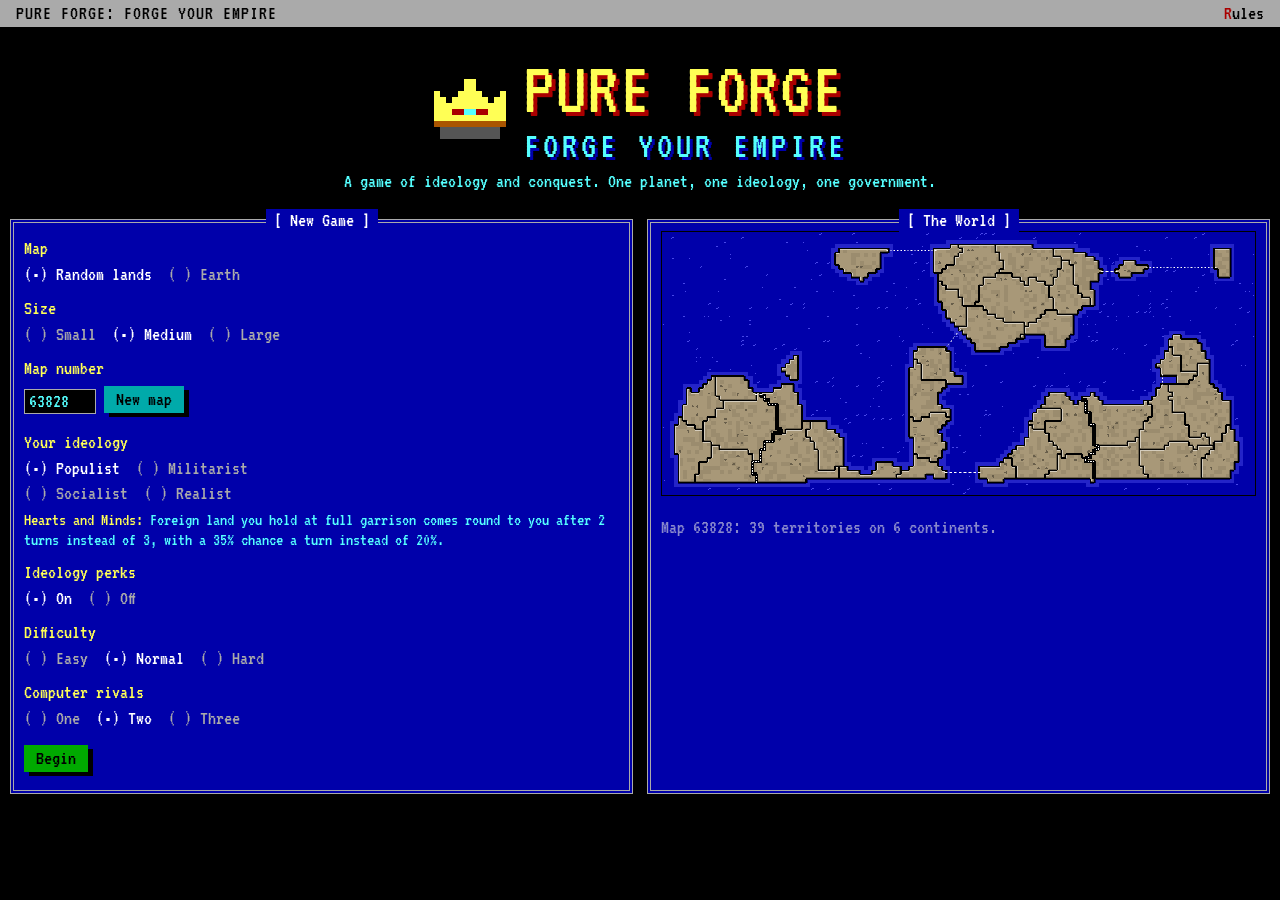
<file: forge-your-empire-q8v3.html>
<!doctype html>
<html lang="en">
<head>
<meta charset="utf-8">
<meta name="robots" content="noindex, nofollow">
<meta http-equiv="refresh" content="0; url=/empire/">
<link rel="canonical" href="/empire/">
<title>Pure Forge: Forge Your Empire</title>
</head>
<body style="background:#000;color:#AAAAAA;font-family:monospace">
<p>The game has moved to <a href="/empire/" style="color:#55FFFF">pureforge.dev/empire</a>.</p>
</body>
</html>
</file>
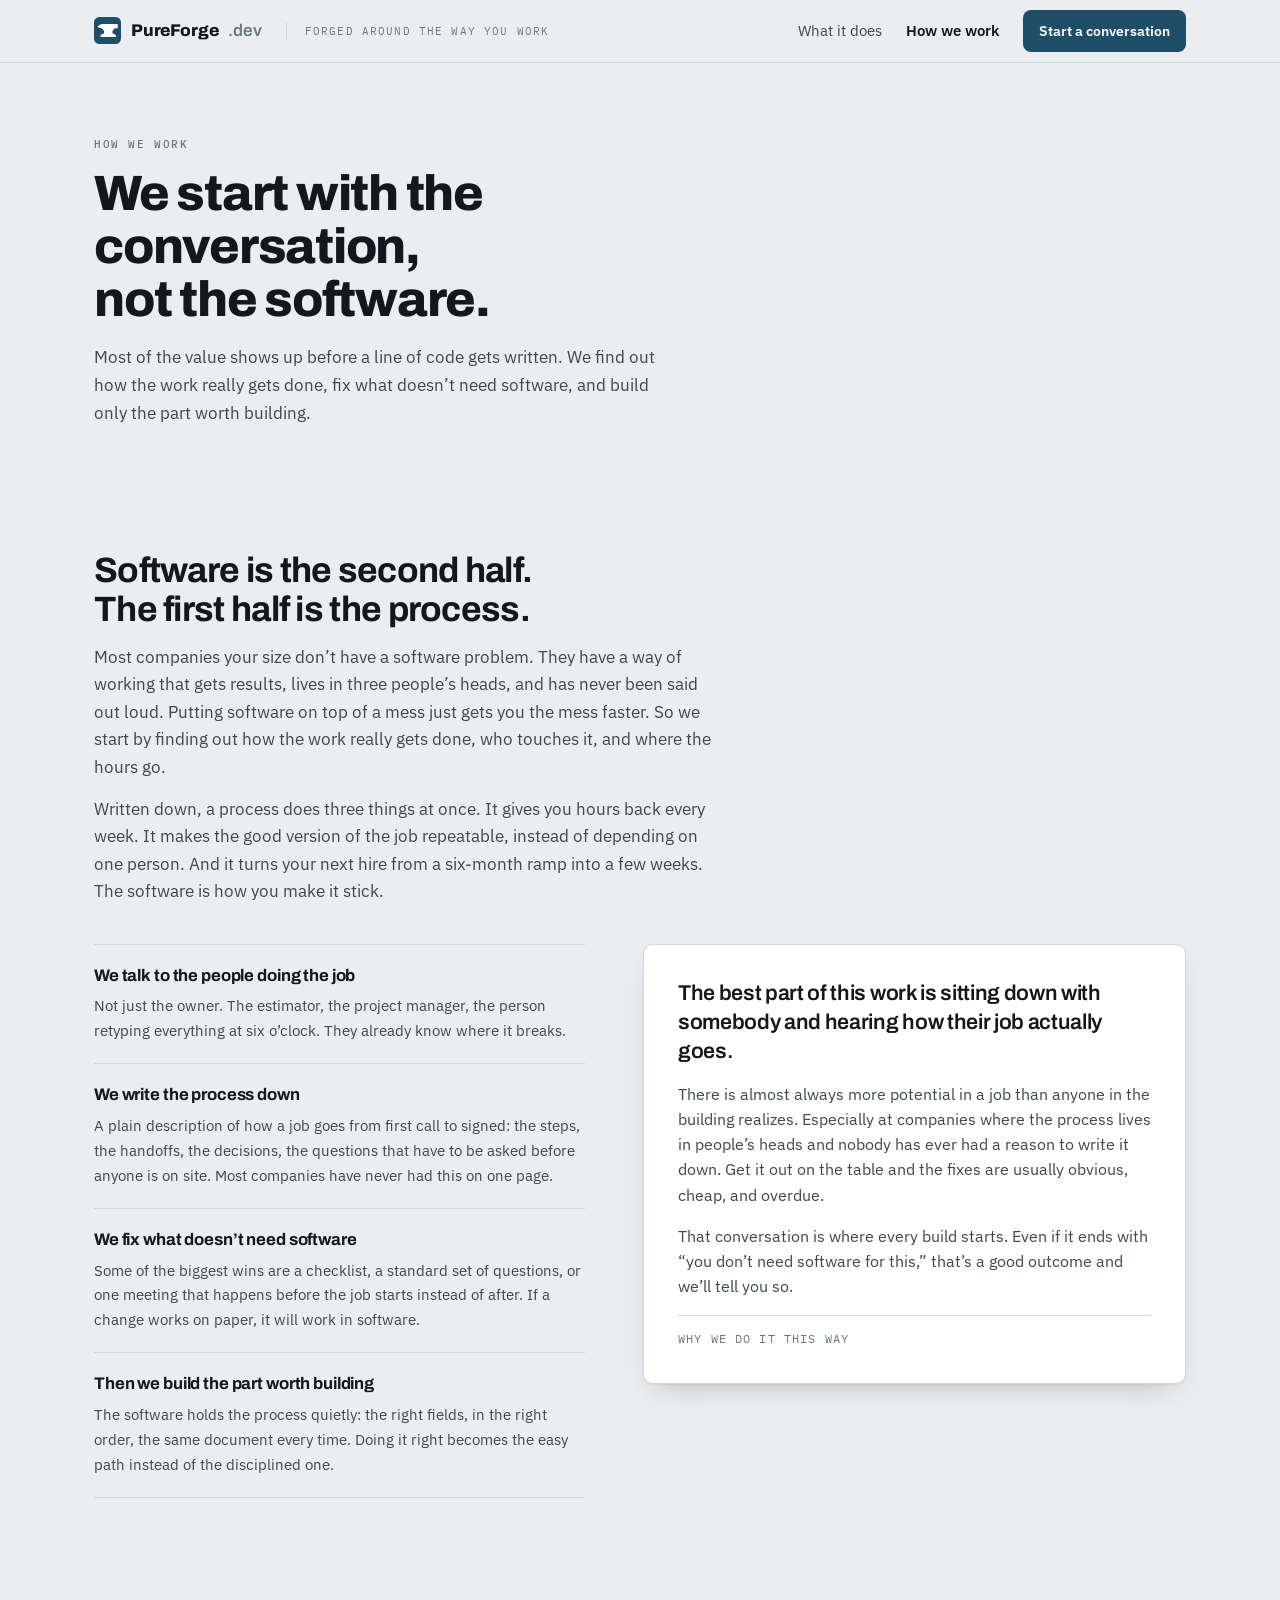
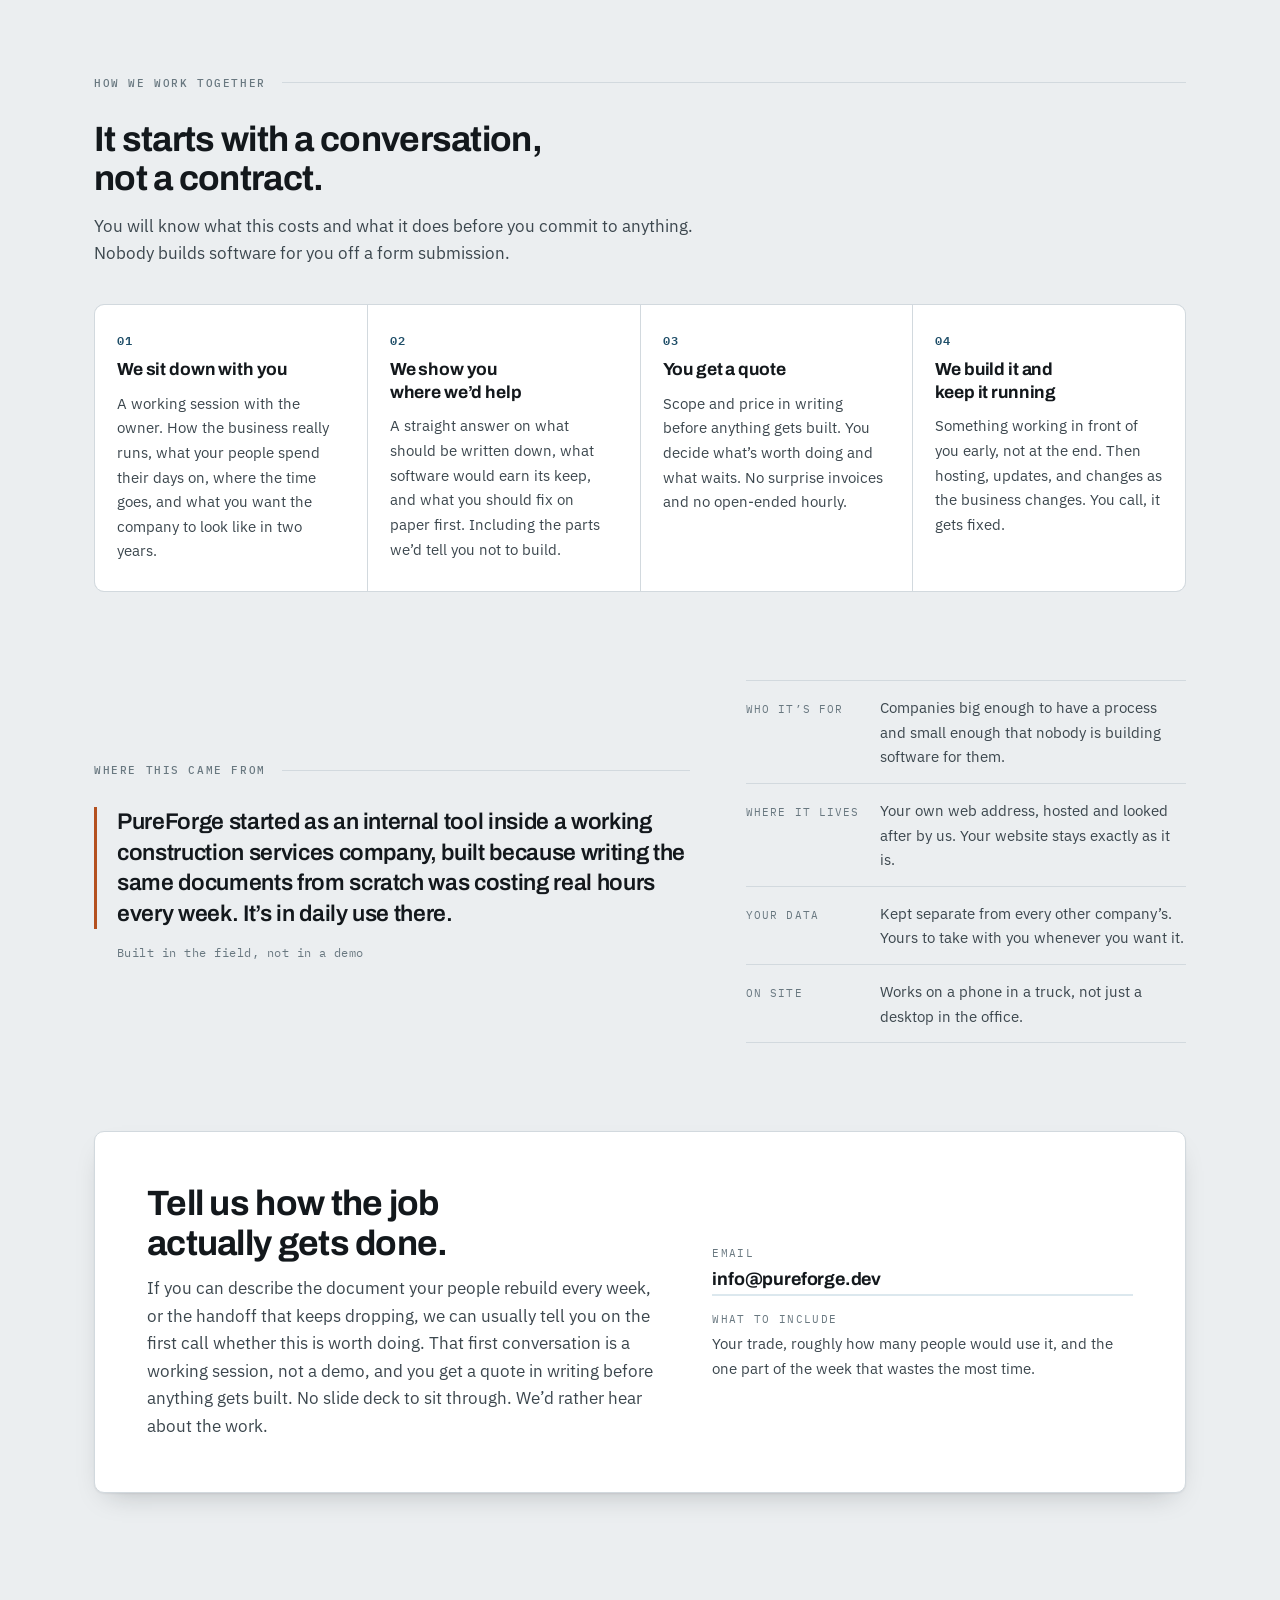
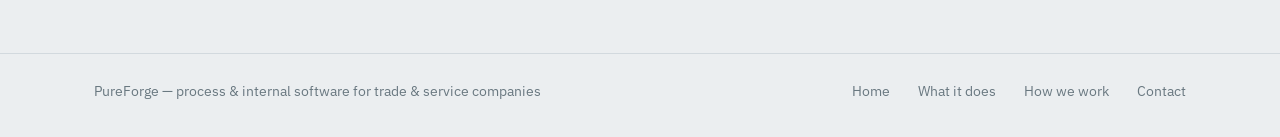
<file: how-we-work.html>
<!doctype html>
<html lang="en">
<head>
<meta charset="utf-8">
<meta name="viewport" content="width=device-width, initial-scale=1">
<title>How PureForge works</title>
<meta name="description" content="Process before software: how PureForge maps the way your company really works, what we fix on paper first, and how an engagement runs from first conversation to quote to build.">
<meta property="og:title" content="How PureForge works">
<meta property="og:description" content="Process before software. How we map the way your company really works, and how an engagement runs from first conversation to quote.">
<meta property="og:type" content="website">
<meta property="og:url" content="https://www.pureforge.dev/how-we-work.html">
<link rel="icon" href="data:image/svg+xml,%3Csvg xmlns='http://www.w3.org/2000/svg' viewBox='0 0 64 64'%3E%3Crect width='64' height='64' rx='13' fill='%231F4E68'/%3E%3Cg transform='translate(32,32) scale(0.9) translate(-32,-32)'%3E%3Cpath d='M5 22 Q11 15 18 15 L59 15 L59 26 L51 26 L45 33 L45 39 L54 44 L54 49 L14 49 L14 44 L23 39 L23 33 L17 26 Q10 25 5 22 Z' fill='%23ffffff'/%3E%3C/g%3E%3C/svg%3E">
<link rel="preconnect" href="https://fonts.googleapis.com">
<link rel="preconnect" href="https://fonts.gstatic.com" crossorigin>
<link rel="stylesheet" href="https://fonts.googleapis.com/css2?family=Archivo:wght@500;600;700;800&family=IBM+Plex+Mono:wght@400;500;600&family=IBM+Plex+Sans:wght@400;500;600&display=swap">
<link rel="stylesheet" href="styles.css">
</head>
<body>

<header class="site-head">
  <div class="wrap bar">
    <a class="brand" href="index.html"><svg class="mark" viewBox="0 0 64 64" aria-hidden="true"><rect class="plate" width="64" height="64" rx="13"/><g transform="translate(32,32) scale(0.9) translate(-32,-32)"><path class="anvil" d="M5 22 Q11 15 18 15 L59 15 L59 26 L51 26 L45 33 L45 39 L54 44 L54 49 L14 49 L14 44 L23 39 L23 33 L17 26 Q10 25 5 22 Z"/></g></svg>PureForge<span class="dev">.dev</span></a>
    <span class="tagline">Forged around the way you work</span>
    <nav class="nav">
      <a class="hide-sm" href="what-it-does.html">What it does</a>
      <a class="hide-sm active" href="how-we-work.html">How we work</a>
      <a class="btn btn-primary btn-sm" href="index.html#contact">Start a conversation</a>
    </nav>
  </div>
</header>

<main id="top">
  <section class="sec pagetop">
    <div class="wrap">
      <span class="eyebrow">How we work</span>
      <h1 class="page-h1">We start with the conversation, not the software.</h1>
      <p class="page-lede">Most of the value shows up before a line of code gets written. We find out how the work really gets done, fix what doesn&rsquo;t need software, and build only the part worth building.</p>
    </div>
  </section>

  <section class="sec" id="process">
    <div class="wrap">
      <div class="sec-intro">
        <h2>Software is the second half. The first half is the process.</h2>
        <p>Most companies your size don&rsquo;t have a software problem. They have a way of working that gets results, lives in three people&rsquo;s heads, and has never been said out loud. Putting software on top of a mess just gets you the mess faster. So we start by finding out how the work really gets done, who touches it, and where the hours go.</p>
        <p>Written down, a process does three things at once. It gives you hours back every week. It makes the good version of the job repeatable, instead of depending on one person. And it turns your next hire from a six-month ramp into a few weeks. The software is how you make it stick.</p>
      </div>

      <div class="proc-grid">
        <ul class="proc-list">
          <li>
            <h3>We talk to the people doing the job</h3>
            <p>Not just the owner. The estimator, the project manager, the person retyping everything at six o&rsquo;clock. They already know where it breaks.</p>
          </li>
          <li>
            <h3>We write the process down</h3>
            <p>A plain description of how a job goes from first call to signed: the steps, the handoffs, the decisions, the questions that have to be asked before anyone is on site. Most companies have never had this on one page.</p>
          </li>
          <li>
            <h3>We fix what doesn&rsquo;t need software</h3>
            <p>Some of the biggest wins are a checklist, a standard set of questions, or one meeting that happens before the job starts instead of after. If a change works on paper, it will work in software.</p>
          </li>
          <li>
            <h3>Then we build the part worth building</h3>
            <p>The software holds the process quietly: the right fields, in the right order, the same document every time. Doing it right becomes the easy path instead of the disciplined one.</p>
          </li>
        </ul>

        <div class="pull">
          <p class="quote">The best part of this work is sitting down with somebody and hearing how their job actually goes.</p>
          <p class="small">There is almost always more potential in a job than anyone in the building realizes. Especially at companies where the process lives in people&rsquo;s heads and nobody has ever had a reason to write it down. Get it out on the table and the fixes are usually obvious, cheap, and overdue.</p>
          <p class="small">That conversation is where every build starts. Even if it ends with &ldquo;you don&rsquo;t need software for this,&rdquo; that&rsquo;s a good outcome and we&rsquo;ll tell you so.</p>
          <p class="sig">Why we do it this way</p>
        </div>
      </div>
    </div>
  </section>

  <section class="sec" id="how">
    <div class="wrap">
      <div class="rule-head"><span class="eyebrow">How we work together</span><span class="line"></span></div>
      <div class="sec-intro">
        <h2>It starts with a conversation, not a contract.</h2>
        <p>You will know what this costs and what it does before you commit to anything. Nobody builds software for you off a form submission.</p>
      </div>
      <div class="steps">
        <div class="step">
          <span class="n">01</span>
          <h3>We sit down with you</h3>
          <p>A working session with the owner. How the business really runs, what your people spend their days on, where the time goes, and what you want the company to look like in two years.</p>
        </div>
        <div class="step">
          <span class="n">02</span>
          <h3>We show you where we&rsquo;d help</h3>
          <p>A straight answer on what should be written down, what software would earn its keep, and what you should fix on paper first. Including the parts we&rsquo;d tell you not to build.</p>
        </div>
        <div class="step">
          <span class="n">03</span>
          <h3>You get a quote</h3>
          <p>Scope and price in writing before anything gets built. You decide what&rsquo;s worth doing and what waits. No surprise invoices and no open-ended hourly.</p>
        </div>
        <div class="step">
          <span class="n">04</span>
          <h3>We build it and keep it running</h3>
          <p>Something working in front of you early, not at the end. Then hosting, updates, and changes as the business changes. You call, it gets fixed.</p>
        </div>
      </div>
    </div>
  </section>

  <section class="sec" style="padding-top:0">
    <div class="wrap origin">
      <div>
        <div class="rule-head"><span class="eyebrow">Where this came from</span><span class="line"></span></div>
        <blockquote>PureForge started as an internal tool inside a working construction services company, built because writing the same documents from scratch was costing real hours every week. It&rsquo;s in daily use there.</blockquote>
        <p class="attrib">Built in the field, not in a demo</p>
      </div>
      <div class="facts">
        <div class="fact"><span class="lab">Who it&rsquo;s for</span><p>Companies big enough to have a process and small enough that nobody is building software for them.</p></div>
        <div class="fact"><span class="lab">Where it lives</span><p>Your own web address, hosted and looked after by us. Your website stays exactly as it is.</p></div>
        <div class="fact"><span class="lab">Your data</span><p>Kept separate from every other company&rsquo;s. Yours to take with you whenever you want it.</p></div>
        <div class="fact"><span class="lab">On site</span><p>Works on a phone in a truck, not just a desktop in the office.</p></div>
      </div>
    </div>
  </section>

  <section class="sec" id="contact" style="padding-top:0">
    <div class="wrap">
      <div class="cta-panel">
        <div>
          <h2>Tell us how the job actually gets done.</h2>
          <p>If you can describe the document your people rebuild every week, or the handoff that keeps dropping, we can usually tell you on the first call whether this is worth doing. That first conversation is a working session, not a demo, and you get a quote in writing before anything gets built. No slide deck to sit through. We&rsquo;d rather hear about the work.</p>
        </div>
        <div class="contact-list">
          <div class="contact-row">
            <span class="lab">Email</span>
            <a href="mailto:info@pureforge.dev?subject=PureForge%20inquiry">info@pureforge.dev</a>
          </div>
          <div class="contact-row">
            <span class="lab">What to include</span>
            <p style="font-size:.95rem;color:var(--ink-2)">Your trade, roughly how many people would use it, and the one part of the week that wastes the most time.</p>
          </div>
        </div>
      </div>
    </div>
  </section>

</main>

<footer class="site-foot">
  <div class="wrap foot-bar">
    <span>PureForge &mdash; process &amp; internal software for trade &amp; service companies</span>
    <span class="spacer"></span>
    <a href="index.html">Home</a>
    <a href="what-it-does.html">What it does</a>
    <a href="how-we-work.html">How we work</a>
    <a href="mailto:info@pureforge.dev">Contact</a>
  </div>
</footer>

</body>
</html>
</file>
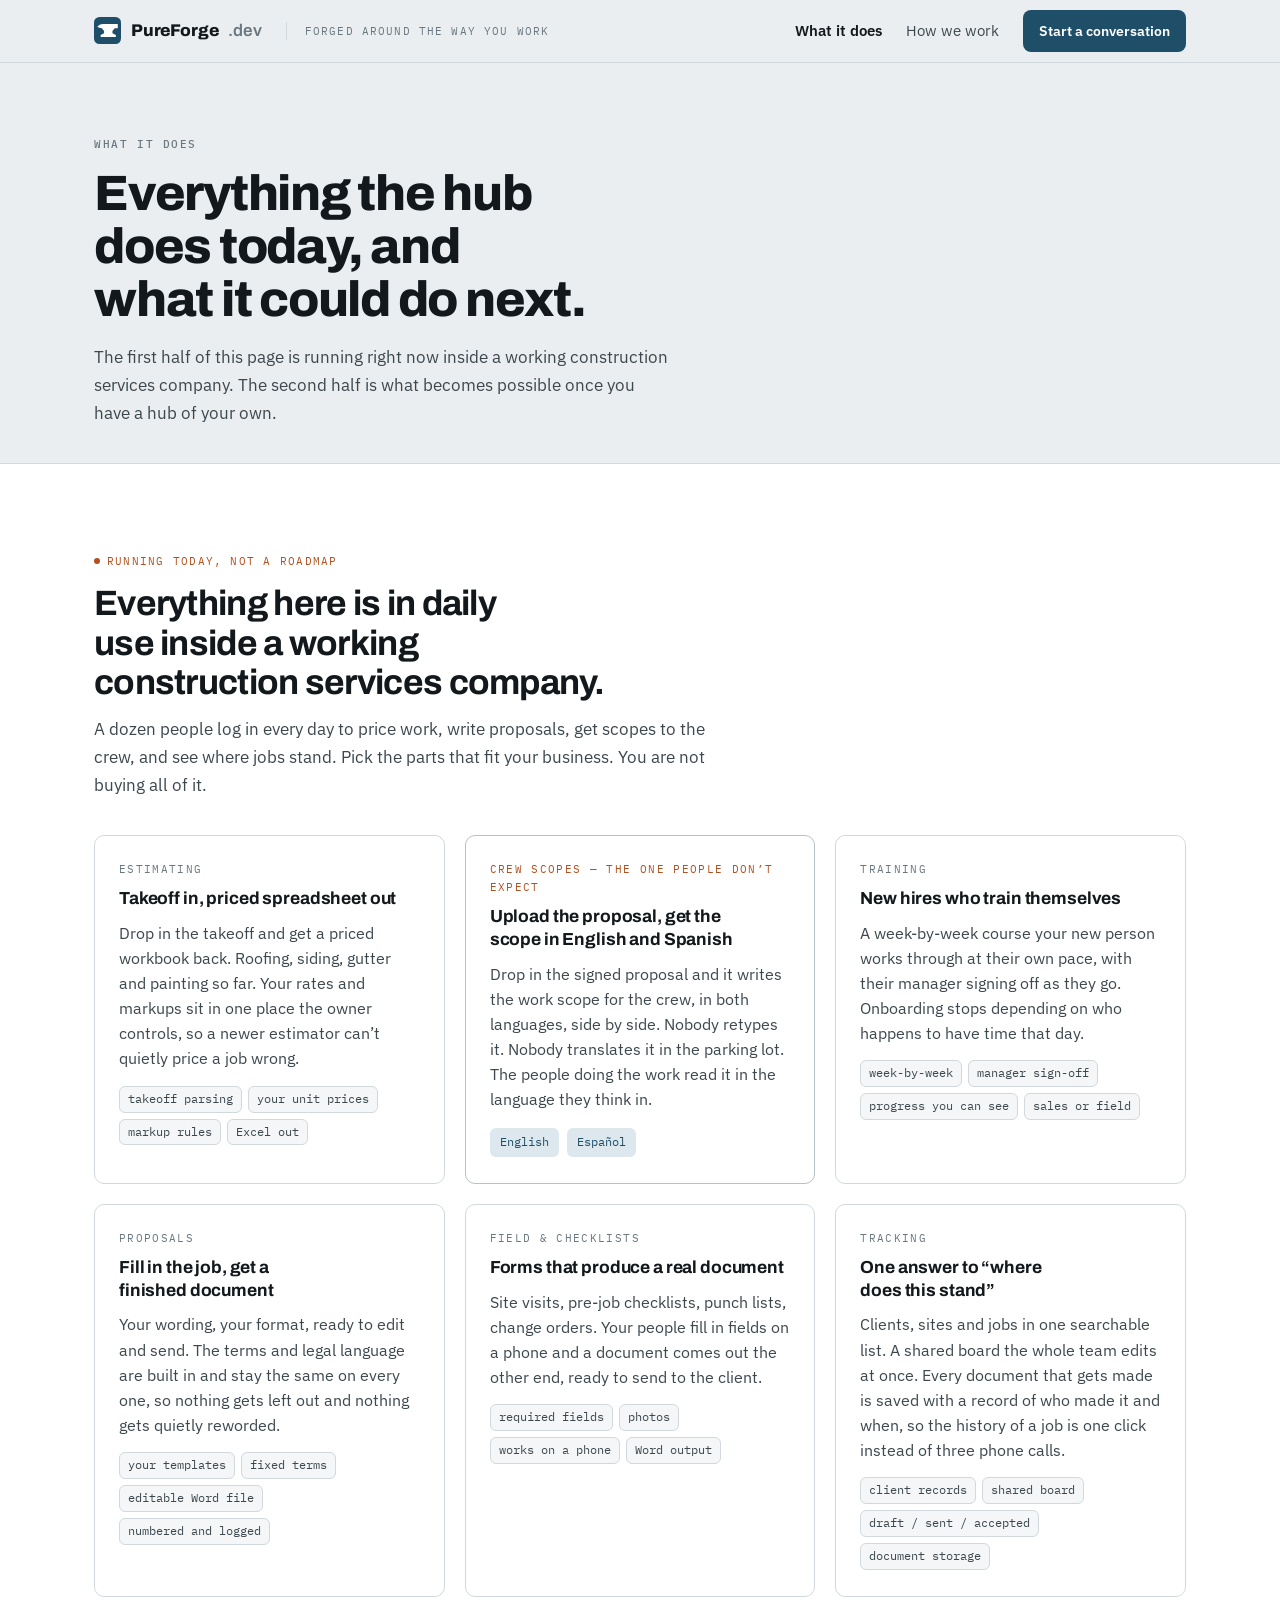
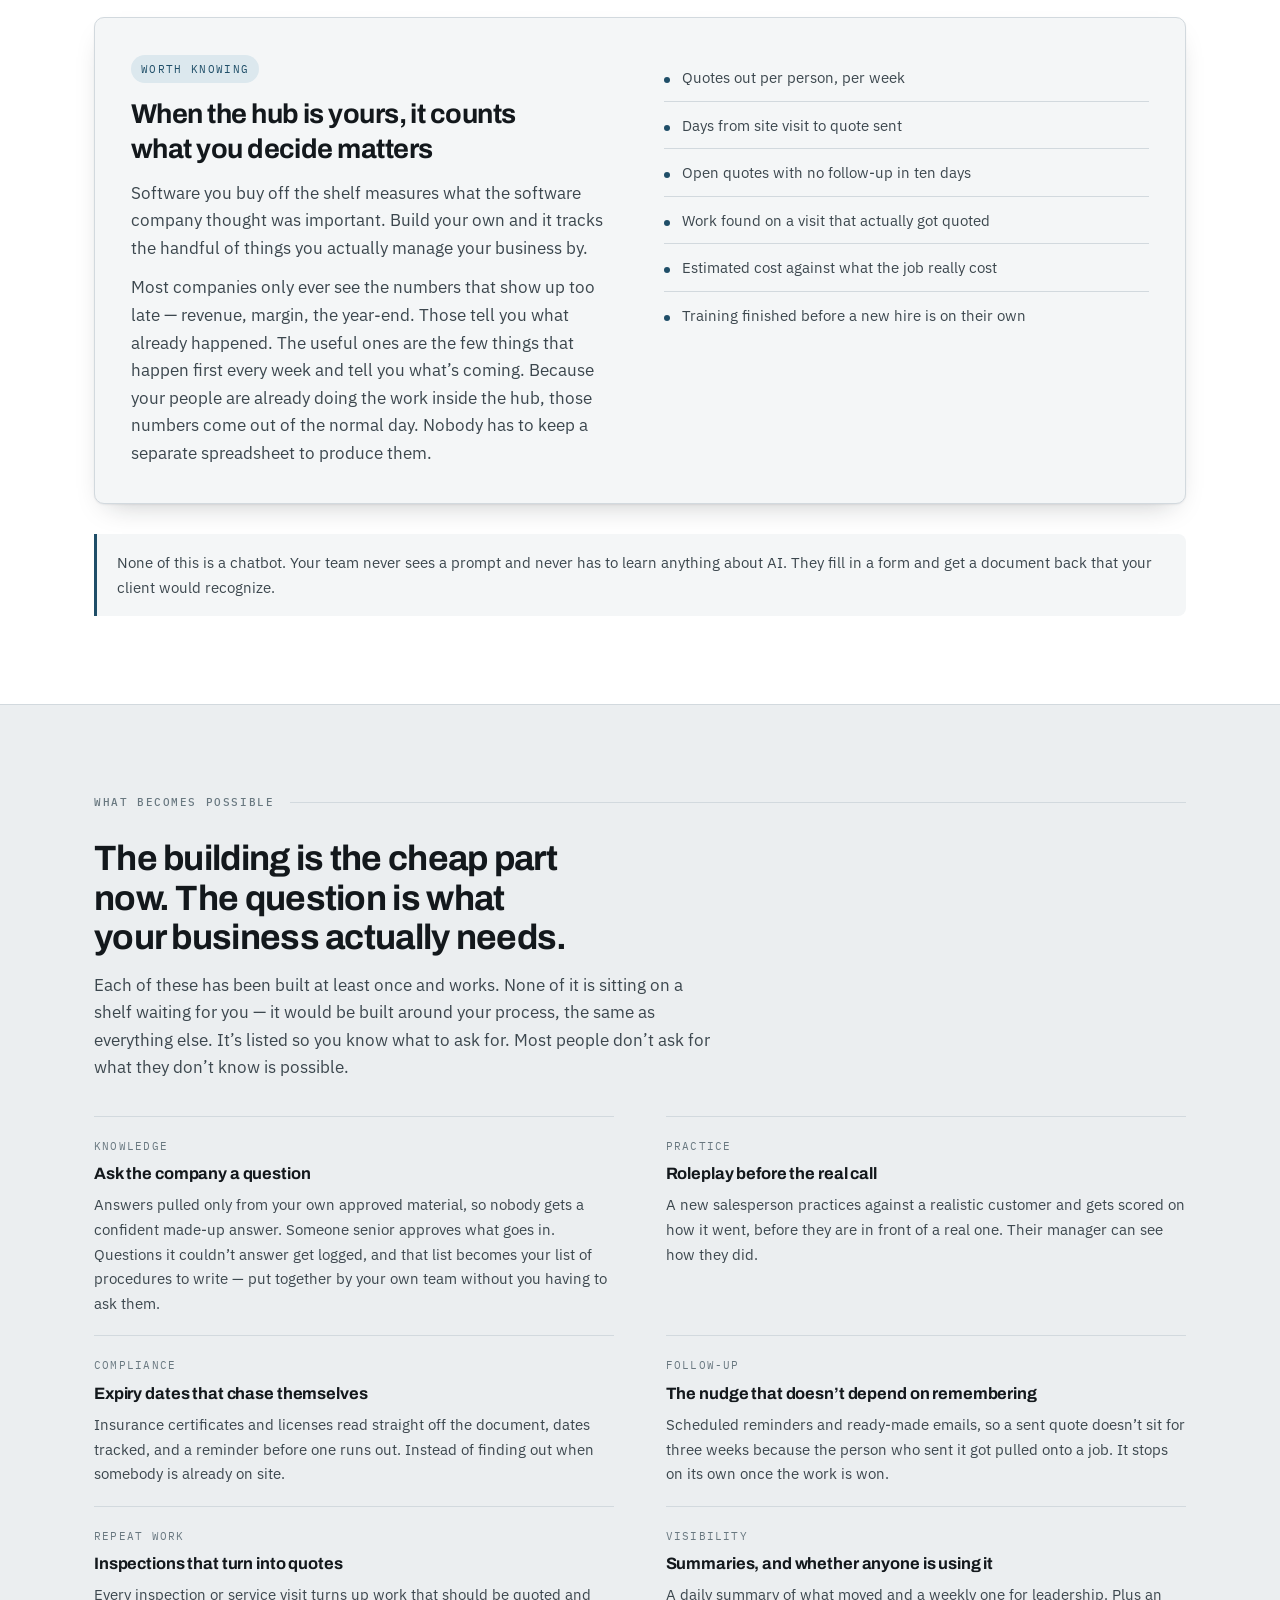
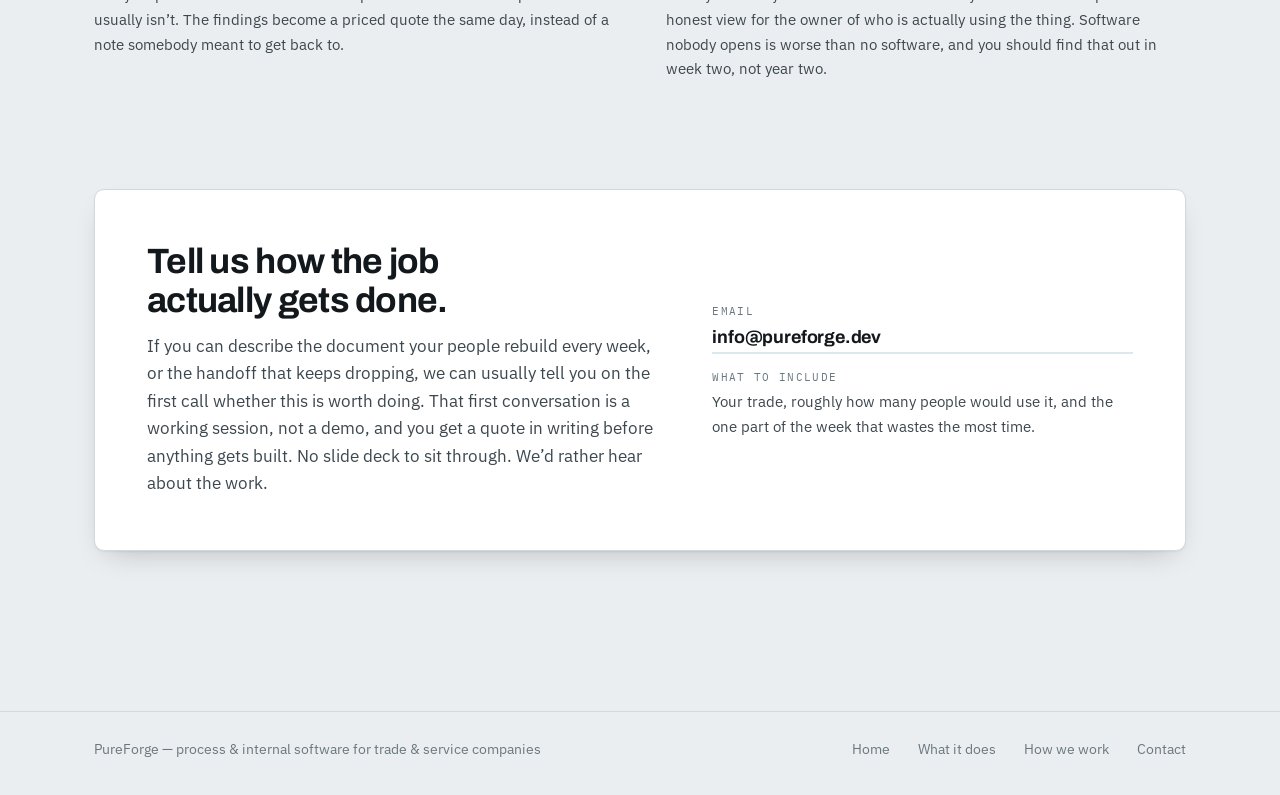
<file: what-it-does.html>
<!doctype html>
<html lang="en">
<head>
<meta charset="utf-8">
<meta name="viewport" content="width=device-width, initial-scale=1">
<title>What PureForge does</title>
<meta name="description" content="Everything in the PureForge hub: estimating, proposals, bilingual crew scopes, field checklists, training, job tracking, and the numbers a hub of your own can measure.">
<meta property="og:title" content="What PureForge does">
<meta property="og:description" content="Estimating, proposals, bilingual crew scopes, checklists, training and tracking — all in daily use today, plus what can be built next.">
<meta property="og:type" content="website">
<meta property="og:url" content="https://www.pureforge.dev/what-it-does.html">
<link rel="icon" href="data:image/svg+xml,%3Csvg xmlns='http://www.w3.org/2000/svg' viewBox='0 0 64 64'%3E%3Crect width='64' height='64' rx='13' fill='%231F4E68'/%3E%3Cg transform='translate(32,32) scale(0.9) translate(-32,-32)'%3E%3Cpath d='M5 22 Q11 15 18 15 L59 15 L59 26 L51 26 L45 33 L45 39 L54 44 L54 49 L14 49 L14 44 L23 39 L23 33 L17 26 Q10 25 5 22 Z' fill='%23ffffff'/%3E%3C/g%3E%3C/svg%3E">
<link rel="preconnect" href="https://fonts.googleapis.com">
<link rel="preconnect" href="https://fonts.gstatic.com" crossorigin>
<link rel="stylesheet" href="https://fonts.googleapis.com/css2?family=Archivo:wght@500;600;700;800&family=IBM+Plex+Mono:wght@400;500;600&family=IBM+Plex+Sans:wght@400;500;600&display=swap">
<link rel="stylesheet" href="styles.css">
</head>
<body>

<header class="site-head">
  <div class="wrap bar">
    <a class="brand" href="index.html"><svg class="mark" viewBox="0 0 64 64" aria-hidden="true"><rect class="plate" width="64" height="64" rx="13"/><g transform="translate(32,32) scale(0.9) translate(-32,-32)"><path class="anvil" d="M5 22 Q11 15 18 15 L59 15 L59 26 L51 26 L45 33 L45 39 L54 44 L54 49 L14 49 L14 44 L23 39 L23 33 L17 26 Q10 25 5 22 Z"/></g></svg>PureForge<span class="dev">.dev</span></a>
    <span class="tagline">Forged around the way you work</span>
    <nav class="nav">
      <a class="hide-sm active" href="what-it-does.html">What it does</a>
      <a class="hide-sm" href="how-we-work.html">How we work</a>
      <a class="btn btn-primary btn-sm" href="index.html#contact">Start a conversation</a>
    </nav>
  </div>
</header>

<main id="top">
  <section class="sec pagetop">
    <div class="wrap">
      <span class="eyebrow">What it does</span>
      <h1 class="page-h1">Everything the hub does today, and what it could do next.</h1>
      <p class="page-lede">The first half of this page is running right now inside a working construction services company. The second half is what becomes possible once you have a hub of your own.</p>
    </div>
  </section>

  <section class="sec" id="build" style="background:var(--surface);border-block:1px solid var(--line)">
    <div class="wrap">
      <div class="sec-intro">
        <span class="live-flag"><i></i>Running today, not a roadmap</span>
        <h2>Everything here is in daily use inside a working construction services company.</h2>
        <p>A dozen people log in every day to price work, write proposals, get scopes to the crew, and see where jobs stand. Pick the parts that fit your business. You are not buying all of it.</p>
      </div>

      <div class="cap-grid">

        <div class="cap">
          <span class="tag">Estimating</span>
          <h3>Takeoff in, priced spreadsheet out</h3>
          <p>Drop in the takeoff and get a priced workbook back. Roofing, siding, gutter and painting so far. Your rates and markups sit in one place the owner controls, so a newer estimator can&rsquo;t quietly price a job wrong.</p>
          <ul><li>takeoff parsing</li><li>your unit prices</li><li>markup rules</li><li>Excel out</li></ul>
        </div>

        <div class="cap star">
          <span class="tag">Crew scopes &mdash; the one people don&rsquo;t expect</span>
          <h3>Upload the proposal, get the scope in English and Spanish</h3>
          <p>Drop in the signed proposal and it writes the work scope for the crew, in both languages, side by side. Nobody retypes it. Nobody translates it in the parking lot. The people doing the work read it in the language they think in.</p>
          <div class="lang"><span>English</span><span>Espa&ntilde;ol</span></div>
        </div>

        <div class="cap">
          <span class="tag">Training</span>
          <h3>New hires who train themselves</h3>
          <p>A week-by-week course your new person works through at their own pace, with their manager signing off as they go. Onboarding stops depending on who happens to have time that day.</p>
          <ul><li>week-by-week</li><li>manager sign-off</li><li>progress you can see</li><li>sales or field</li></ul>
        </div>

        <div class="cap">
          <span class="tag">Proposals</span>
          <h3>Fill in the job, get a finished document</h3>
          <p>Your wording, your format, ready to edit and send. The terms and legal language are built in and stay the same on every one, so nothing gets left out and nothing gets quietly reworded.</p>
          <ul><li>your templates</li><li>fixed terms</li><li>editable Word file</li><li>numbered and logged</li></ul>
        </div>

        <div class="cap">
          <span class="tag">Field &amp; checklists</span>
          <h3>Forms that produce a real document</h3>
          <p>Site visits, pre-job checklists, punch lists, change orders. Your people fill in fields on a phone and a document comes out the other end, ready to send to the client.</p>
          <ul><li>required fields</li><li>photos</li><li>works on a phone</li><li>Word output</li></ul>
        </div>

        <div class="cap">
          <span class="tag">Tracking</span>
          <h3>One answer to &ldquo;where does this stand&rdquo;</h3>
          <p>Clients, sites and jobs in one searchable list. A shared board the whole team edits at once. Every document that gets made is saved with a record of who made it and when, so the history of a job is one click instead of three phone calls.</p>
          <ul><li>client records</li><li>shared board</li><li>draft / sent / accepted</li><li>document storage</li></ul>
        </div>

      </div>

      <div class="cap-lead" style="background:var(--surface-2);margin-top:20px">
        <div>
          <span class="flag">Worth knowing</span>
          <h3>When the hub is yours, it counts what you decide matters</h3>
          <p>Software you buy off the shelf measures what the software company thought was important. Build your own and it tracks the handful of things you actually manage your business by.</p>
          <p>Most companies only ever see the numbers that show up too late &mdash; revenue, margin, the year-end. Those tell you what already happened. The useful ones are the few things that happen first every week and tell you what&rsquo;s coming. Because your people are already doing the work inside the hub, those numbers come out of the normal day. Nobody has to keep a separate spreadsheet to produce them.</p>
        </div>
        <ul class="measure-list">
          <li><span class="m"></span><span>Quotes out per person, per week</span></li>
          <li><span class="m"></span><span>Days from site visit to quote sent</span></li>
          <li><span class="m"></span><span>Open quotes with no follow-up in ten days</span></li>
          <li><span class="m"></span><span>Work found on a visit that actually got quoted</span></li>
          <li><span class="m"></span><span>Estimated cost against what the job really cost</span></li>
          <li><span class="m"></span><span>Training finished before a new hire is on their own</span></li>
        </ul>
      </div>

      <p class="note-line">None of this is a chatbot. Your team never sees a prompt and never has to learn anything about AI. They fill in a form and get a document back that your client would recognize.</p>
    </div>
  </section>

  <section class="sec" id="clients" hidden style="background:var(--surface);border-block:1px solid var(--line)">
    <div class="wrap">
      <div class="rule-head"><span class="eyebrow">Who we work with</span><span class="line"></span></div>
      <div class="sec-intro">
        <h2>Companies running on PureForge.</h2>
      </div>
      <div class="client-grid" id="client-grid"></div>
    </div>
  </section>

  <section class="sec" id="next">
    <div class="wrap">
      <div class="rule-head"><span class="eyebrow">What becomes possible</span><span class="line"></span></div>
      <div class="sec-intro">
        <h2>The building is the cheap part now. The question is what your business actually needs.</h2>
        <p>Each of these has been built at least once and works. None of it is sitting on a shelf waiting for you &mdash; it would be built around your process, the same as everything else. It&rsquo;s listed so you know what to ask for. Most people don&rsquo;t ask for what they don&rsquo;t know is possible.</p>
      </div>

      <div class="next-list">
        <div class="next-item">
          <span class="k">Knowledge</span>
          <h3>Ask the company a question</h3>
          <p>Answers pulled only from your own approved material, so nobody gets a confident made-up answer. Someone senior approves what goes in. Questions it couldn&rsquo;t answer get logged, and that list becomes your list of procedures to write &mdash; put together by your own team without you having to ask them.</p>
        </div>
        <div class="next-item">
          <span class="k">Practice</span>
          <h3>Roleplay before the real call</h3>
          <p>A new salesperson practices against a realistic customer and gets scored on how it went, before they are in front of a real one. Their manager can see how they did.</p>
        </div>
        <div class="next-item">
          <span class="k">Compliance</span>
          <h3>Expiry dates that chase themselves</h3>
          <p>Insurance certificates and licenses read straight off the document, dates tracked, and a reminder before one runs out. Instead of finding out when somebody is already on site.</p>
        </div>
        <div class="next-item">
          <span class="k">Follow-up</span>
          <h3>The nudge that doesn&rsquo;t depend on remembering</h3>
          <p>Scheduled reminders and ready-made emails, so a sent quote doesn&rsquo;t sit for three weeks because the person who sent it got pulled onto a job. It stops on its own once the work is won.</p>
        </div>
        <div class="next-item">
          <span class="k">Repeat work</span>
          <h3>Inspections that turn into quotes</h3>
          <p>Every inspection or service visit turns up work that should be quoted and usually isn&rsquo;t. The findings become a priced quote the same day, instead of a note somebody meant to get back to.</p>
        </div>
        <div class="next-item">
          <span class="k">Visibility</span>
          <h3>Summaries, and whether anyone is using it</h3>
          <p>A daily summary of what moved and a weekly one for leadership. Plus an honest view for the owner of who is actually using the thing. Software nobody opens is worse than no software, and you should find that out in week two, not year two.</p>
        </div>
      </div>
    </div>
  </section>

  <section class="sec" id="contact" style="padding-top:0">
    <div class="wrap">
      <div class="cta-panel">
        <div>
          <h2>Tell us how the job actually gets done.</h2>
          <p>If you can describe the document your people rebuild every week, or the handoff that keeps dropping, we can usually tell you on the first call whether this is worth doing. That first conversation is a working session, not a demo, and you get a quote in writing before anything gets built. No slide deck to sit through. We&rsquo;d rather hear about the work.</p>
        </div>
        <div class="contact-list">
          <div class="contact-row">
            <span class="lab">Email</span>
            <a href="mailto:info@pureforge.dev?subject=PureForge%20inquiry">info@pureforge.dev</a>
          </div>
          <div class="contact-row">
            <span class="lab">What to include</span>
            <p style="font-size:.95rem;color:var(--ink-2)">Your trade, roughly how many people would use it, and the one part of the week that wastes the most time.</p>
          </div>
        </div>
      </div>
    </div>
  </section>

</main>

<footer class="site-foot">
  <div class="wrap foot-bar">
    <span>PureForge &mdash; process &amp; internal software for trade &amp; service companies</span>
    <span class="spacer"></span>
    <a href="index.html">Home</a>
    <a href="what-it-does.html">What it does</a>
    <a href="how-we-work.html">How we work</a>
    <a href="mailto:info@pureforge.dev">Contact</a>
  </div>
</footer>

<script>
/* ----------------------------------------------------------------
   CLIENT LIST

   The "Companies running on PureForge" section stays completely
   hidden while this list is empty. Add a client and it appears.

   To add one: delete the // from the front of each line in the
   block below, fill in the details, save, and push.

   logo is optional. Leave it out and their initials are used.
   To use a logo, put the file in a "logos" folder next to
   index.html and write it as  logo: "logos/theirname.svg"
------------------------------------------------------------------ */

const PUREFORGE_CLIENTS = [

  // {
  //   name:   "Glacier Roofing",
  //   trade:  "Commercial roofing",
  //   result: "Saved 14 hours a week on proposals",
  //   quote:  "It's like we found time nobody knew we had.",
  //   logo:   "logos/glacier.svg"
  // },

];

/* --- nothing below here needs editing --- */
(function () {
  var section = document.getElementById('clients');
  var grid = document.getElementById('client-grid');
  if (!section || !grid) return;

  var list = (typeof PUREFORGE_CLIENTS !== 'undefined' && Array.isArray(PUREFORGE_CLIENTS))
    ? PUREFORGE_CLIENTS.filter(function (c) { return c && c.name; })
    : [];

  if (!list.length) { section.hidden = true; return; }

  function esc(t) {
    return String(t == null ? '' : t)
      .replace(/&/g, '&amp;').replace(/</g, '&lt;').replace(/>/g, '&gt;')
      .replace(/"/g, '&quot;').replace(/'/g, '&#39;');
  }
  function initials(name) {
    return String(name).trim().split(/\s+/).slice(0, 2)
      .map(function (w) { return w.charAt(0).toUpperCase(); }).join('');
  }

  grid.innerHTML = list.map(function (c) {
    var badge = c.logo
      ? '<img class="logo" src="' + esc(c.logo) + '" alt="' + esc(c.name) + ' logo">'
      : '<span class="initials" aria-hidden="true">' + esc(initials(c.name)) + '</span>';
    return '<div class="client">' +
      '<div class="idbar">' + badge +
        '<div><div class="nm">' + esc(c.name) + '</div>' +
        (c.trade ? '<div class="tr">' + esc(c.trade) + '</div>' : '') +
        '</div></div>' +
      (c.result ? '<p class="res">' + esc(c.result) + '</p>' : '') +
      (c.quote ? '<p class="qt">&ldquo;' + esc(c.quote) + '&rdquo;</p>' : '') +
      '</div>';
  }).join('');

  section.hidden = false;
})();
</script>


</body>
</html>
</file>
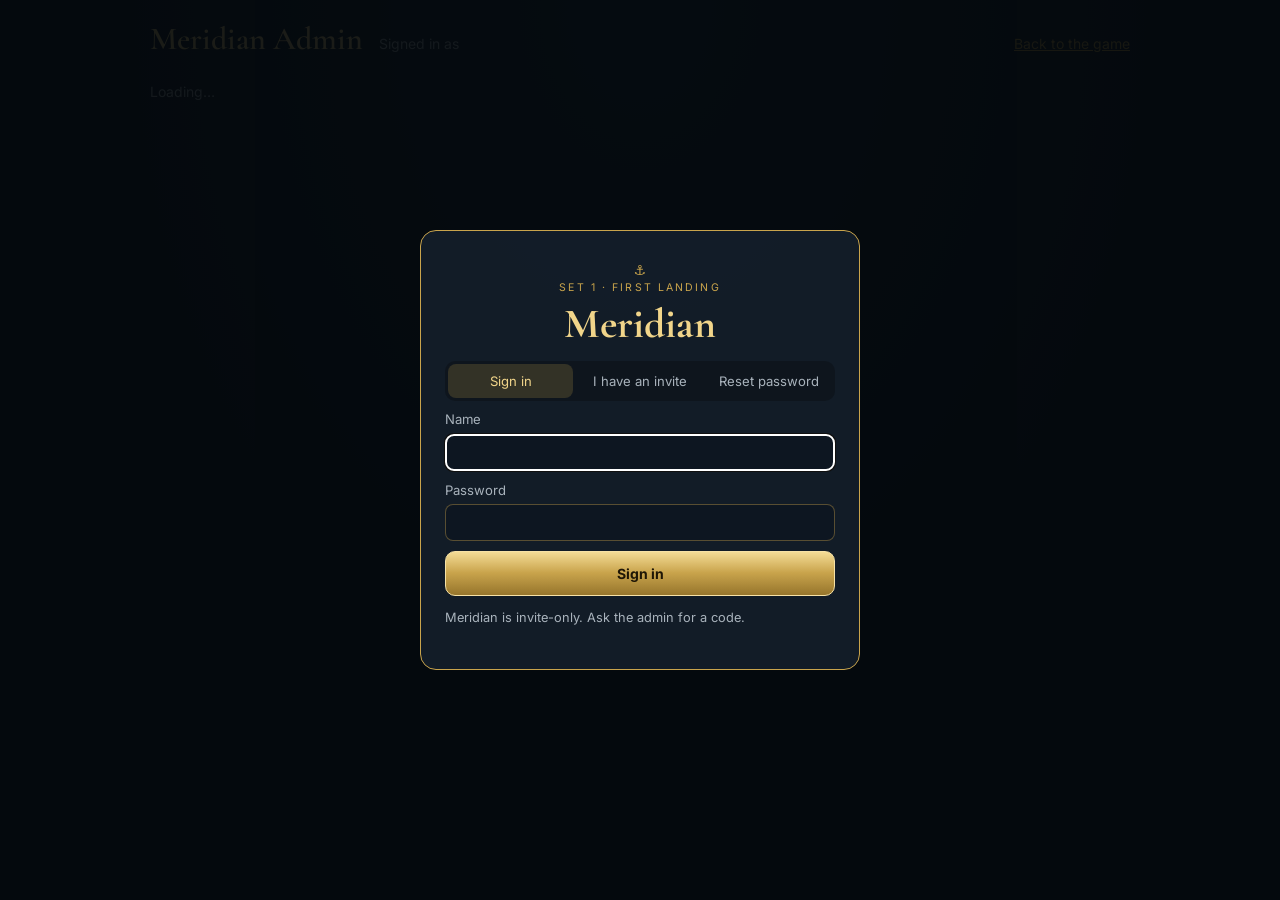
<file: meridian/admin.html>
<!DOCTYPE html>
<html lang="en">
<head>
  <meta charset="utf-8" />
  <meta name="viewport" content="width=device-width, initial-scale=1" />
  <title>Meridian Admin</title>
  <link rel="preconnect" href="https://fonts.googleapis.com" />
  <link rel="preconnect" href="https://fonts.gstatic.com" crossorigin />
  <link href="https://fonts.googleapis.com/css2?family=Cinzel:wght@600;700&family=Cormorant+Garamond:wght@500;600;700&family=Inter:wght@400;500;600&display=swap" rel="stylesheet" />
  <style>
    :root { color-scheme: dark; --brass: #c9a44c; --brass-hi: #f1d58a; --parch: #efe7d6; --muted: #a9b3bc; --panel: rgba(22, 32, 45, 0.85); --danger: #c8413b; }
    * { box-sizing: border-box; }
    body { margin: 0; background: radial-gradient(ellipse at 50% 0%, #1c2c40, #0e1621 60%) fixed, #0e1621; color: var(--parch); font: 14px/1.45 Inter, system-ui, sans-serif; }
    header, main { width: min(980px, calc(100% - 32px)); margin: 0 auto; }
    header { display: flex; align-items: baseline; gap: 1rem; padding: 1.2rem 0 0.6rem; flex-wrap: wrap; }
    h1 { margin: 0; font: 600 2rem "Cormorant Garamond", serif; color: var(--brass-hi); }
    header a { color: var(--brass); margin-left: auto; }
    .panel { background: var(--panel); border: 1px solid rgba(201,164,76,0.25); border-radius: 12px; padding: 1rem 1.1rem; margin-bottom: 1rem; overflow-x: auto; }
    h2 { margin: 0 0 0.7rem; font: 700 1.25rem "Cormorant Garamond", serif; }
    table { width: 100%; border-collapse: collapse; min-width: 520px; }
    th, td { text-align: left; padding: 0.45rem 0.5rem; border-bottom: 1px solid rgba(255,255,255,0.07); vertical-align: middle; }
    th { color: var(--muted); font-weight: 500; font-size: 0.78rem; text-transform: uppercase; letter-spacing: 0.08em; }
    code { font: 600 0.95rem ui-monospace, Menlo, monospace; color: var(--brass-hi); }
    .open { color: #7ed09a; font-weight: 600; }
    .tag { font-size: 0.7rem; color: #1e1606; background: var(--brass); padding: 0 0.4rem; border-radius: 999px; }
    .row-form { display: flex; flex-wrap: wrap; gap: 0.7rem; align-items: end; }
    .field { display: grid; gap: 0.25rem; font-size: 0.82rem; color: var(--muted); flex: 1 1 220px; }
    .field.small { flex: 0 1 200px; }
    input { font: inherit; color: inherit; background: rgba(14,22,33,0.85); border: 1px solid rgba(201,164,76,0.4); border-radius: 8px; padding: 0.5rem 0.6rem; width: 100%; }
    button { font: inherit; cursor: pointer; }
    .brass { background: linear-gradient(180deg, #f4dc96, #c9a44c 48%, #96752c); color: #1e1606; font-weight: 700; border: 1px solid #f7e2a6; border-radius: 10px; padding: 0.55rem 1rem; }
    .chip { background: rgba(36,48,68,0.85); color: var(--parch); border: 1px solid rgba(239,231,214,0.2); border-radius: 999px; padding: 0.25rem 0.7rem; font-size: 0.8rem; }
    .chip:hover { border-color: var(--brass); }
    .chip.danger { color: #f3b6b0; border-color: rgba(200,65,59,0.7); }
    .actions { display: flex; gap: 0.4rem; justify-content: flex-end; }
    .fresh { margin-top: 0.9rem; padding: 0.8rem; border-radius: 10px; background: rgba(201,164,76,0.1); border: 1px solid rgba(201,164,76,0.45); }
    .fresh p { margin: 0 0 0.3rem; } .fresh code { font-size: 1.4rem; display: block; margin-bottom: 0.4rem; }
    .link { word-break: break-all; color: var(--parch); }
    .muted { color: var(--muted); } .small { font-size: 0.8rem; }
    .alert { color: #f3b6b0; }
    #cover { position: fixed; inset: 0; display: grid; place-items: center; padding: 16px; background: rgba(4,8,12,0.9); }
    #cover[hidden] { display: none; }
    .cover-card { width: min(440px, 100%); padding: 1.8rem 1.5rem; border-radius: 16px; background: var(--panel); border: 1px solid var(--brass); }
    .cover-card h2 { font-size: 2.6rem; text-align: center; margin: 0.2rem 0; color: var(--brass-hi); }
    .cover-ship, .kicker { text-align: center; color: var(--brass); }
    .kicker { margin: 0; letter-spacing: 0.2em; text-transform: uppercase; font-size: 0.66rem; }
    .auth-tabs { display: flex; gap: 4px; margin: 0.8rem 0 0.6rem; background: rgba(0,0,0,0.25); border-radius: 10px; padding: 3px; }
    .auth-tabs button { flex: 1; border: none; background: transparent; color: var(--muted); padding: 0.45rem; border-radius: 8px; font-size: 0.82rem; }
    .auth-tabs button[aria-selected="true"] { background: rgba(201,164,76,0.2); color: var(--brass-hi); }
    .auth-form { display: grid; gap: 0.65rem; }
    .auth-form .brass { width: 100%; padding: 0.7rem; }
  </style>
</head>
<body>
  <header><h1>Meridian Admin</h1><span class="muted">Signed in as <b id="who"></b></span><a href="./">Back to the game</a></header>
  <main id="admin"><p class="muted">Loading…</p></main>
  <div id="cover" hidden></div>
  <script type="module" src="admin.js?v=774cf7a728"></script>
</body>
</html>
</file>
<file: styles.css>
:root{
  --ground:#EBEEF0;
  --surface:#FFFFFF;
  --surface-2:#F4F6F7;
  --ink:#13181C;
  --ink-2:#3C474E;
  --ink-3:#697880;
  --line:#D2D9DE;
  --line-strong:#B6C1C8;
  --accent:#1F4E68;
  --accent-soft:#DCE8EE;
  --accent-ink:#FFFFFF;
  --ember:#B4501F;
  --ember-soft:#F6E4D8;
  --shadow:0 1px 2px rgba(19,24,28,.06), 0 12px 28px -14px rgba(19,24,28,.28);
  --shadow-lift:0 2px 4px rgba(19,24,28,.07), 0 26px 50px -22px rgba(19,24,28,.40);
  --radius:10px;
  --maxw:1140px;
  --display:"Archivo","Helvetica Neue",Arial,sans-serif;
  --body:"IBM Plex Sans","Segoe UI",Helvetica,Arial,sans-serif;
  --mono:"IBM Plex Mono",ui-monospace,SFMono-Regular,Menlo,monospace;
}
@media (prefers-color-scheme: dark){
  :root:not([data-theme="light"]){
    --ground:#0E1316;
    --surface:#161C21;
    --surface-2:#1C242A;
    --ink:#E7ECEF;
    --ink-2:#B3BFC6;
    --ink-3:#84949C;
    --line:#2A343B;
    --line-strong:#3B4850;
    --accent:#77B4D2;
    --accent-soft:#1B2E3A;
    --accent-ink:#0E1316;
    --ember:#E08C5C;
    --ember-soft:#2E211A;
    --shadow:0 1px 2px rgba(0,0,0,.4), 0 12px 28px -14px rgba(0,0,0,.7);
    --shadow-lift:0 2px 4px rgba(0,0,0,.45), 0 26px 50px -22px rgba(0,0,0,.8);
  }
}
:root[data-theme="dark"]{
  --ground:#0E1316;
  --surface:#161C21;
  --surface-2:#1C242A;
  --ink:#E7ECEF;
  --ink-2:#B3BFC6;
  --ink-3:#84949C;
  --line:#2A343B;
  --line-strong:#3B4850;
  --accent:#77B4D2;
  --accent-soft:#1B2E3A;
  --accent-ink:#0E1316;
  --ember:#E08C5C;
  --ember-soft:#2E211A;
  --shadow:0 1px 2px rgba(0,0,0,.4), 0 12px 28px -14px rgba(0,0,0,.7);
  --shadow-lift:0 2px 4px rgba(0,0,0,.45), 0 26px 50px -22px rgba(0,0,0,.8);
}

*{box-sizing:border-box}
html{-webkit-text-size-adjust:100%}
body{
  margin:0;
  background:var(--ground);
  color:var(--ink);
  font-family:var(--body);
  font-size:17px;
  line-height:1.62;
  -webkit-font-smoothing:antialiased;
}
img{max-width:100%}
a{color:inherit}
h1,h2,h3{font-family:var(--display);text-wrap:balance;margin:0}
h1{font-size:clamp(2.3rem,5.2vw,3.9rem);font-weight:800;line-height:1.04;letter-spacing:-.028em}
h2{font-size:clamp(1.55rem,3.1vw,2.2rem);font-weight:700;line-height:1.12;letter-spacing:-.02em}
h3{font-size:1.09rem;font-weight:700;line-height:1.3;letter-spacing:-.008em}
p{margin:0}

.wrap{width:100%;max-width:var(--maxw);margin:0 auto;padding-inline:24px}
.eyebrow{
  font-family:var(--mono);font-size:.71rem;font-weight:500;letter-spacing:.14em;
  text-transform:uppercase;color:var(--ink-3);
}
.rule-head{display:flex;align-items:center;gap:16px;margin-bottom:28px}
.rule-head .line{flex:1;height:1px;background:var(--line)}

/* ---------- header ---------- */
.site-head{
  position:sticky;top:0;z-index:20;
  background:color-mix(in srgb, var(--ground) 88%, transparent);
  backdrop-filter:saturate(140%) blur(8px);
  border-bottom:1px solid var(--line);
}
.site-head .bar{display:flex;align-items:center;gap:24px;min-height:62px}
.brand{display:flex;align-items:center;gap:10px;text-decoration:none;font-family:var(--display);font-weight:800;letter-spacing:-.01em;font-size:1.06rem}
.brand .mark{width:27px;height:27px;display:block;flex:none}
.brand .mark .plate{fill:var(--accent)}
.brand .mark .anvil{fill:var(--accent-ink)}
.brand .dev{color:var(--ink-3);font-weight:600}
.tagline{
  font-family:var(--mono);font-size:.715rem;letter-spacing:.1em;text-transform:uppercase;
  color:var(--ink-3);padding-left:18px;border-left:1px solid var(--line);white-space:nowrap;
}
@media (max-width:1080px){.tagline{display:none}}
.nav{margin-left:auto;display:flex;align-items:center;gap:24px}
.nav a{font-size:.93rem;color:var(--ink-2);text-decoration:none}
.nav a:hover{color:var(--ink)}
.nav a.btn-primary{color:var(--accent-ink);font-size:.9rem}
.nav a.btn-primary:hover{color:var(--accent-ink)}
@media (max-width:860px){.nav .hide-sm{display:none}}

.btn{
  display:inline-flex;align-items:center;gap:8px;
  font-family:var(--body);font-size:.95rem;font-weight:600;
  padding:11px 20px;border-radius:8px;text-decoration:none;border:1px solid transparent;
  transition:transform .12s ease, background .15s ease, border-color .15s ease;
}
.btn-primary{background:var(--accent);color:var(--accent-ink)}
.btn-primary:hover{transform:translateY(-1px)}
.btn-ghost{border-color:var(--line-strong);color:var(--ink)}
.btn-ghost:hover{border-color:var(--ink-3);background:var(--surface)}
.btn-sm{padding:8px 15px;font-size:.9rem}
a:focus-visible,button:focus-visible{outline:2px solid var(--accent);outline-offset:3px;border-radius:6px}

/* ---------- hero ---------- */
.hero{padding-block:clamp(52px,8vw,92px) clamp(40px,6vw,72px)}
.hero-grid{display:grid;grid-template-columns:minmax(0,1.08fr) minmax(0,.92fr);gap:clamp(32px,5vw,64px);align-items:center}
@media (max-width:900px){.hero-grid{grid-template-columns:1fr;gap:44px}}
.hero-copy{display:flex;flex-direction:column;gap:22px;align-items:flex-start}
.hero-copy p.lede{font-size:1.12rem;color:var(--ink-2);max-width:34em}
.hero-cta{display:flex;flex-wrap:wrap;gap:12px;align-items:center}
.hero-note{font-family:var(--mono);font-size:.76rem;color:var(--ink-3);letter-spacing:.02em}

/* proposal mock */
.mock{position:relative;padding-top:14px;padding-right:12px}
.mock .behind{
  position:absolute;inset:0 0 auto auto;top:0;right:0;width:88%;height:96%;
  background:var(--surface-2);border:1px solid var(--line);border-radius:var(--radius);
}
.doc{
  position:relative;background:var(--surface);border:1px solid var(--line);
  border-radius:var(--radius);box-shadow:var(--shadow-lift);overflow:hidden;
}
.doc-top{display:flex;align-items:baseline;gap:12px;padding:16px 20px;border-bottom:1px solid var(--line)}
.doc-top .job{font-family:var(--mono);font-size:.78rem;color:var(--ink-3);letter-spacing:.04em}
.doc-top .chip{
  margin-left:auto;font-family:var(--mono);font-size:.68rem;font-weight:600;letter-spacing:.1em;
  text-transform:uppercase;color:var(--ember);background:var(--ember-soft);
  padding:4px 9px;border-radius:999px;
}
.doc-body{padding:18px 20px 20px}
.doc-title{font-family:var(--display);font-weight:700;font-size:1.12rem;letter-spacing:-.01em}
.doc-sub{font-size:.9rem;color:var(--ink-3);margin-top:2px}
.doc-lines{margin-top:16px;border-top:1px solid var(--line)}
.doc-line{
  display:grid;grid-template-columns:1fr auto auto;gap:14px;align-items:baseline;
  padding:9px 0;border-bottom:1px solid var(--line);font-size:.9rem;
}
.doc-line .qty,.doc-line .amt{font-family:var(--mono);font-variant-numeric:tabular-nums;color:var(--ink-2);font-size:.84rem}
.doc-line .amt{min-width:78px;text-align:right;color:var(--ink)}
.doc-total{display:flex;align-items:baseline;gap:14px;padding-top:14px}
.doc-total .lab{font-family:var(--mono);font-size:.72rem;letter-spacing:.12em;text-transform:uppercase;color:var(--ink-3)}
.doc-total .val{margin-left:auto;font-family:var(--display);font-weight:800;font-size:1.4rem;font-variant-numeric:tabular-nums;letter-spacing:-.02em}
.doc-foot{
  display:flex;flex-wrap:wrap;gap:10px 18px;padding:12px 20px;border-top:1px solid var(--line);
  background:var(--surface-2);font-family:var(--mono);font-size:.72rem;color:var(--ink-3);
}
.doc-foot span{display:inline-flex;align-items:center;gap:6px}
.dot{width:5px;height:5px;border-radius:50%;background:var(--accent);display:inline-block}

/* ---------- problem band ---------- */
.band{border-block:1px solid var(--line);background:var(--surface)}
.band-inner{display:grid;grid-template-columns:repeat(3,minmax(0,1fr));gap:0}
@media (max-width:820px){.band-inner{grid-template-columns:1fr}}
.band-cell{padding:26px 28px 28px;border-right:1px solid var(--line)}
.band-cell:last-child{border-right:none}
@media (max-width:820px){
  .band-cell{border-right:none;border-bottom:1px solid var(--line)}
  .band-cell:last-child{border-bottom:none}
}
.band-cell p{color:var(--ink-2);font-size:.97rem;margin-top:8px}
.band-cell strong{font-family:var(--display);font-weight:700;color:var(--ink);font-size:1rem}

/* ---------- sections ---------- */
section{scroll-margin-top:78px}
.sec{padding-block:clamp(56px,7.5vw,88px)}
.sec-intro{max-width:62ch;display:flex;flex-direction:column;gap:14px}
.sec-intro p{color:var(--ink-2)}

/* process */
.proc-grid{margin-top:38px;display:grid;grid-template-columns:minmax(0,.95fr) minmax(0,1.05fr);gap:clamp(28px,4.5vw,60px);align-items:start}
@media (max-width:900px){.proc-grid{grid-template-columns:1fr;gap:30px}}
.proc-list{display:flex;flex-direction:column;gap:0;margin:0;padding:0;list-style:none;border-top:1px solid var(--line)}
.proc-list li{padding:20px 0;border-bottom:1px solid var(--line);display:flex;flex-direction:column;gap:7px}
.proc-list h3{font-size:1.05rem}
.proc-list p{font-size:.96rem;color:var(--ink-2)}
.pull{
  background:var(--surface);border:1px solid var(--line);border-radius:var(--radius);
  padding:clamp(24px,3.2vw,34px);box-shadow:var(--shadow);display:flex;flex-direction:column;gap:16px;
}
.pull .quote{
  font-family:var(--display);font-weight:600;font-size:clamp(1.12rem,1.9vw,1.34rem);
  line-height:1.36;letter-spacing:-.015em;
}
.pull p.small{font-size:.97rem;color:var(--ink-2)}
.pull .sig{font-family:var(--mono);font-size:.72rem;letter-spacing:.1em;text-transform:uppercase;color:var(--ink-3);border-top:1px solid var(--line);padding-top:14px}

/* capabilities */
.cap-lead{
  margin-top:36px;display:grid;grid-template-columns:minmax(0,1fr) minmax(0,1fr);
  gap:clamp(24px,4vw,48px);align-items:start;
  background:var(--surface);border:1px solid var(--line);border-radius:var(--radius);
  padding:clamp(24px,3.4vw,36px);box-shadow:var(--shadow);
}
@media (max-width:820px){.cap-lead{grid-template-columns:1fr;gap:24px}}
.cap-lead .flag{
  display:inline-flex;align-items:center;gap:8px;font-family:var(--mono);font-size:.7rem;
  letter-spacing:.12em;text-transform:uppercase;color:var(--accent);
  background:var(--accent-soft);padding:5px 10px;border-radius:999px;margin-bottom:14px;
}
.cap-lead h3{font-size:clamp(1.3rem,2.4vw,1.7rem);letter-spacing:-.02em}
.cap-lead p{margin-top:12px;color:var(--ink-2)}
.steplist{display:flex;flex-direction:column;gap:0;margin:0;padding:0;list-style:none}
.steplist li{
  display:grid;grid-template-columns:auto 1fr;gap:14px;align-items:baseline;
  padding:11px 0;border-bottom:1px solid var(--line);font-size:.96rem;color:var(--ink-2);
}
.steplist li:last-child{border-bottom:none}
.steplist .k{font-family:var(--mono);font-size:.74rem;color:var(--ink-3);letter-spacing:.08em}

.cap-grid{margin-top:36px;display:grid;grid-template-columns:repeat(3,minmax(0,1fr));gap:20px}
@media (max-width:1000px){.cap-grid{grid-template-columns:repeat(2,minmax(0,1fr))}}
@media (max-width:700px){.cap-grid{grid-template-columns:1fr}}
.cap{
  background:var(--surface);border:1px solid var(--line);border-radius:var(--radius);
  padding:24px 24px 26px;display:flex;flex-direction:column;gap:10px;
}
.cap .tag{font-family:var(--mono);font-size:.7rem;letter-spacing:.12em;text-transform:uppercase;color:var(--ink-3)}
.cap p{color:var(--ink-2);font-size:.97rem}
.cap ul{margin:4px 0 0;padding-left:0;list-style:none;display:flex;flex-wrap:wrap;gap:6px}
.cap ul li{
  font-family:var(--mono);font-size:.73rem;color:var(--ink-2);
  border:1px solid var(--line);border-radius:6px;padding:3px 8px;background:var(--surface-2);
}

/* how it works */
.steps{margin-top:36px;display:grid;grid-template-columns:repeat(4,minmax(0,1fr));gap:1px;background:var(--line);border:1px solid var(--line);border-radius:var(--radius);overflow:hidden}
@media (max-width:900px){.steps{grid-template-columns:repeat(2,minmax(0,1fr))}}
@media (max-width:560px){.steps{grid-template-columns:1fr}}
.step{background:var(--surface);padding:26px 22px 28px;display:flex;flex-direction:column;gap:9px}
.step .n{font-family:var(--mono);font-size:.74rem;font-weight:600;color:var(--accent);letter-spacing:.1em}
.step p{font-size:.95rem;color:var(--ink-2)}

/* facts */
.origin{display:grid;grid-template-columns:minmax(0,1.15fr) minmax(0,.85fr);gap:clamp(28px,4.5vw,56px);align-items:center}
@media (max-width:900px){.origin{grid-template-columns:1fr;gap:28px}}
@media (max-width:480px){.fact{grid-template-columns:1fr;gap:4px}}
.origin blockquote{
  margin:0;font-family:var(--display);font-weight:600;font-size:clamp(1.15rem,2.1vw,1.42rem);
  line-height:1.34;letter-spacing:-.015em;border-left:3px solid var(--ember);padding-left:20px;
}
.origin .attrib{margin-top:14px;font-family:var(--mono);font-size:.75rem;color:var(--ink-3);letter-spacing:.04em;padding-left:23px}
.facts{display:flex;flex-direction:column;gap:0;border-top:1px solid var(--line)}
.fact{display:grid;grid-template-columns:118px 1fr;gap:16px;padding:14px 0;border-bottom:1px solid var(--line);align-items:baseline}
.fact .lab{font-family:var(--mono);font-size:.71rem;letter-spacing:.1em;text-transform:uppercase;color:var(--ink-3);text-align:left}
.fact p{font-size:.95rem;color:var(--ink-2)}

/* cta */
.cta-panel{
  background:var(--surface);border:1px solid var(--line);border-radius:var(--radius);
  box-shadow:var(--shadow);padding:clamp(30px,4.5vw,52px);
  display:grid;grid-template-columns:minmax(0,1.1fr) minmax(0,.9fr);gap:clamp(26px,4vw,52px);align-items:center;
}
@media (max-width:820px){.cta-panel{grid-template-columns:1fr;gap:26px}}
.cta-panel h2{margin-bottom:12px}
.cta-panel p{color:var(--ink-2)}
.contact-list{display:flex;flex-direction:column;gap:14px}
.contact-row{display:flex;flex-direction:column;gap:3px}
.contact-row .lab{font-family:var(--mono);font-size:.7rem;letter-spacing:.12em;text-transform:uppercase;color:var(--ink-3)}
.contact-row a{font-family:var(--display);font-weight:700;font-size:1.12rem;text-decoration:none;letter-spacing:-.01em;color:var(--ink);border-bottom:2px solid var(--accent-soft)}
.contact-row a:hover{border-bottom-color:var(--accent)}

/* footer */
.site-foot{border-top:1px solid var(--line);margin-top:clamp(40px,6vw,72px)}
.foot-bar{display:flex;flex-wrap:wrap;gap:14px 28px;align-items:center;padding-block:26px 34px;font-size:.88rem;color:var(--ink-3)}
.foot-bar .spacer{flex:1}
.foot-bar a{text-decoration:none;color:var(--ink-3)}
.foot-bar a:hover{color:var(--ink)}

/* running-today marker + forward-looking list */
.live-flag{
  display:inline-flex;align-items:center;gap:7px;font-family:var(--mono);font-size:.7rem;
  letter-spacing:.11em;text-transform:uppercase;color:var(--ember);
}
.live-flag i{width:6px;height:6px;border-radius:50%;background:var(--ember);display:inline-block;flex:none}
.cap.star{border-color:var(--line-strong)}
.cap.star .tag{color:var(--ember)}
.cap .lang{display:flex;gap:8px;margin-top:6px;flex-wrap:wrap}
.cap .lang span{
  font-family:var(--mono);font-size:.72rem;padding:4px 9px;border-radius:6px;
  background:var(--accent-soft);color:var(--accent);border:1px solid transparent;
}
.next-list{margin-top:34px;display:grid;grid-template-columns:repeat(2,minmax(0,1fr));gap:0 clamp(28px,4vw,56px)}
@media (max-width:820px){.next-list{grid-template-columns:1fr}}
.next-item{padding:20px 0;border-top:1px solid var(--line);display:flex;flex-direction:column;gap:8px}
.next-item h3{font-size:1.03rem}
.next-item p{font-size:.95rem;color:var(--ink-2)}
.next-item .k{font-family:var(--mono);font-size:.7rem;letter-spacing:.11em;text-transform:uppercase;color:var(--ink-3)}
[hidden]{display:none !important}

/* client portfolio (hidden until there is at least one) */
.client-grid{margin-top:34px;display:grid;grid-template-columns:repeat(3,minmax(0,1fr));gap:20px}
@media (max-width:1000px){.client-grid{grid-template-columns:repeat(2,minmax(0,1fr))}}
@media (max-width:700px){.client-grid{grid-template-columns:1fr}}
.client{
  background:var(--surface);border:1px solid var(--line);border-radius:var(--radius);
  padding:24px;display:flex;flex-direction:column;gap:14px;
}
.client .idbar{display:flex;align-items:center;gap:12px}
.client .logo{
  width:44px;height:44px;border-radius:8px;flex:none;object-fit:contain;
  background:var(--surface-2);border:1px solid var(--line);padding:4px;
}
.client .initials{
  width:44px;height:44px;border-radius:8px;flex:none;display:grid;place-items:center;
  background:var(--accent-soft);color:var(--accent);
  font-family:var(--display);font-weight:800;font-size:.95rem;letter-spacing:-.01em;
}
.client .nm{font-family:var(--display);font-weight:700;font-size:1rem;letter-spacing:-.01em}
.client .tr{font-family:var(--mono);font-size:.69rem;letter-spacing:.1em;text-transform:uppercase;color:var(--ink-3);margin-top:3px}
.client .res{
  font-family:var(--display);font-weight:700;font-size:1.1rem;line-height:1.25;
  letter-spacing:-.015em;color:var(--ink);
}
.client .qt{font-size:.95rem;color:var(--ink-2);border-left:3px solid var(--accent-soft);padding-left:14px}
.measure-list{list-style:none;margin:0;padding:0;display:flex;flex-direction:column}
.measure-list li{
  padding:11px 0;border-bottom:1px solid var(--line);font-size:.95rem;color:var(--ink-2);
  display:grid;grid-template-columns:auto 1fr;gap:12px;align-items:baseline;
}
.measure-list li:last-child{border-bottom:none}
.measure-list .m{width:6px;height:6px;border-radius:50%;background:var(--accent);display:inline-block}
.note-line{
  margin-top:30px;padding:16px 20px;border-left:3px solid var(--accent);
  background:var(--surface-2);font-size:.96rem;color:var(--ink-2);border-radius:0 8px 8px 0;
}

@media (prefers-reduced-motion: reduce){
  *{transition:none !important;animation:none !important}
}

/* ---------- multi-page additions ---------- */
.nav a.active{color:var(--ink);font-weight:600}

.pagetop{padding-block:clamp(44px,6vw,72px) clamp(24px,3vw,36px)}
.pagetop .eyebrow{display:block;margin-bottom:14px}
.page-h1{
  font-size:clamp(2rem,4.2vw,3.1rem);font-weight:800;line-height:1.06;
  letter-spacing:-.025em;max-width:20ch;
}
.page-lede{margin-top:18px;font-size:1.08rem;color:var(--ink-2);max-width:58ch}

.brief-grid{margin-top:32px;display:grid;grid-template-columns:repeat(3,minmax(0,1fr));gap:1px;
  background:var(--line);border:1px solid var(--line);border-radius:var(--radius);overflow:hidden}
@media (max-width:900px){.brief-grid{grid-template-columns:repeat(2,minmax(0,1fr))}}
@media (max-width:600px){.brief-grid{grid-template-columns:1fr}}
.brief{background:var(--surface);padding:22px 22px 24px;display:flex;flex-direction:column;gap:8px}
.brief .t{font-family:var(--display);font-weight:700;font-size:1.02rem;letter-spacing:-.01em;color:var(--ink)}
.brief p{font-size:.95rem;color:var(--ink-2)}

.more{margin-top:26px}
.more a{
  font-family:var(--display);font-weight:700;font-size:1rem;letter-spacing:-.01em;
  color:var(--accent);text-decoration:none;border-bottom:2px solid var(--accent-soft);
}
.more a:hover{border-bottom-color:var(--accent)}
</file>
